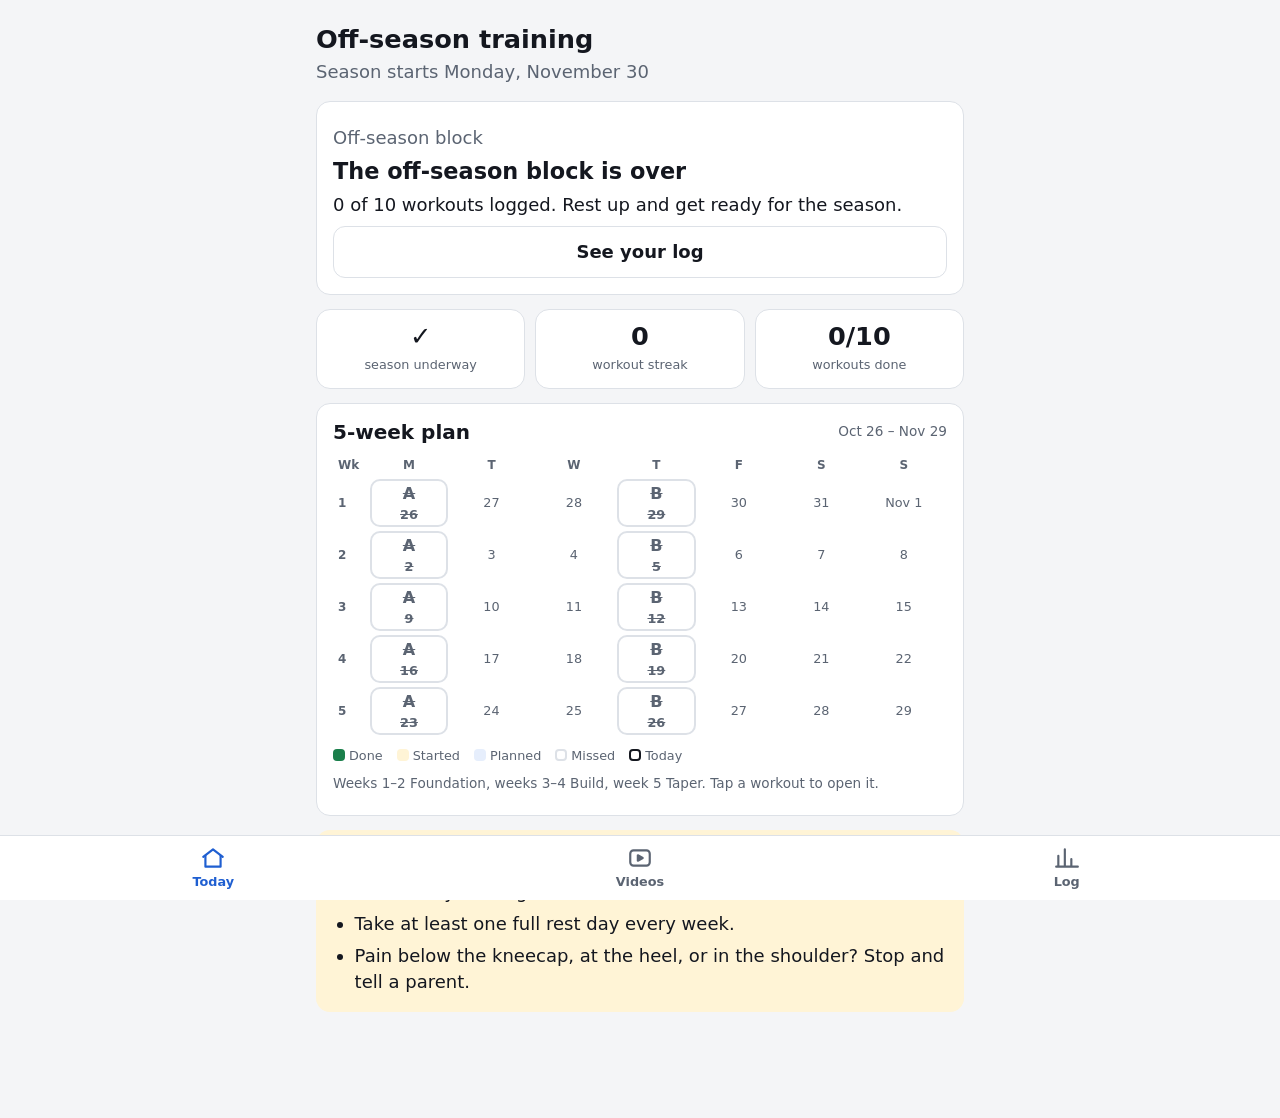
<file: index.html>
<!doctype html>
<html lang="en">
<head>
  <meta charset="utf-8">
  <meta name="viewport" content="width=device-width, initial-scale=1, viewport-fit=cover">
  <title>Volleyball Trainer</title>
  <meta name="theme-color" content="#1f5fd1">
  <link rel="manifest" href="manifest.webmanifest">
  <link rel="icon" href="icons/icon-192.png">
  <link rel="apple-touch-icon" href="icons/apple-touch-icon.png">
  <meta name="apple-mobile-web-app-capable" content="yes">
  <meta name="apple-mobile-web-app-title" content="VB Trainer">
  <link rel="stylesheet" href="css/style.css">
  <script type="module" src="js/index.js"></script>
</head>
<body data-nav="home">
  <main>
    <p class="muted">Loading…</p>
  </main>
  <nav class="tabbar" aria-label="Main">
    <a href="index.html" data-nav="home"><svg viewBox="0 0 24 24" fill="none" stroke="currentColor" stroke-width="2" stroke-linecap="round" stroke-linejoin="round" aria-hidden="true"><path d="M3 11l9-7 9 7"/><path d="M5 10v10h14V10"/></svg>Today</a>
    <a href="library.html" data-nav="library"><svg viewBox="0 0 24 24" fill="none" stroke="currentColor" stroke-width="2" stroke-linecap="round" stroke-linejoin="round" aria-hidden="true"><rect x="3" y="5" width="18" height="14" rx="3"/><path d="M10 9.5v5l4.5-2.5z" fill="currentColor"/></svg>Videos</a>
    <a href="log.html" data-nav="log"><svg viewBox="0 0 24 24" fill="none" stroke="currentColor" stroke-width="2" stroke-linecap="round" stroke-linejoin="round" aria-hidden="true"><path d="M4 20V10M10 20V4M16 20v-7M22 20H2"/></svg>Log</a>
  </nav>
</body>
</html>
</file>
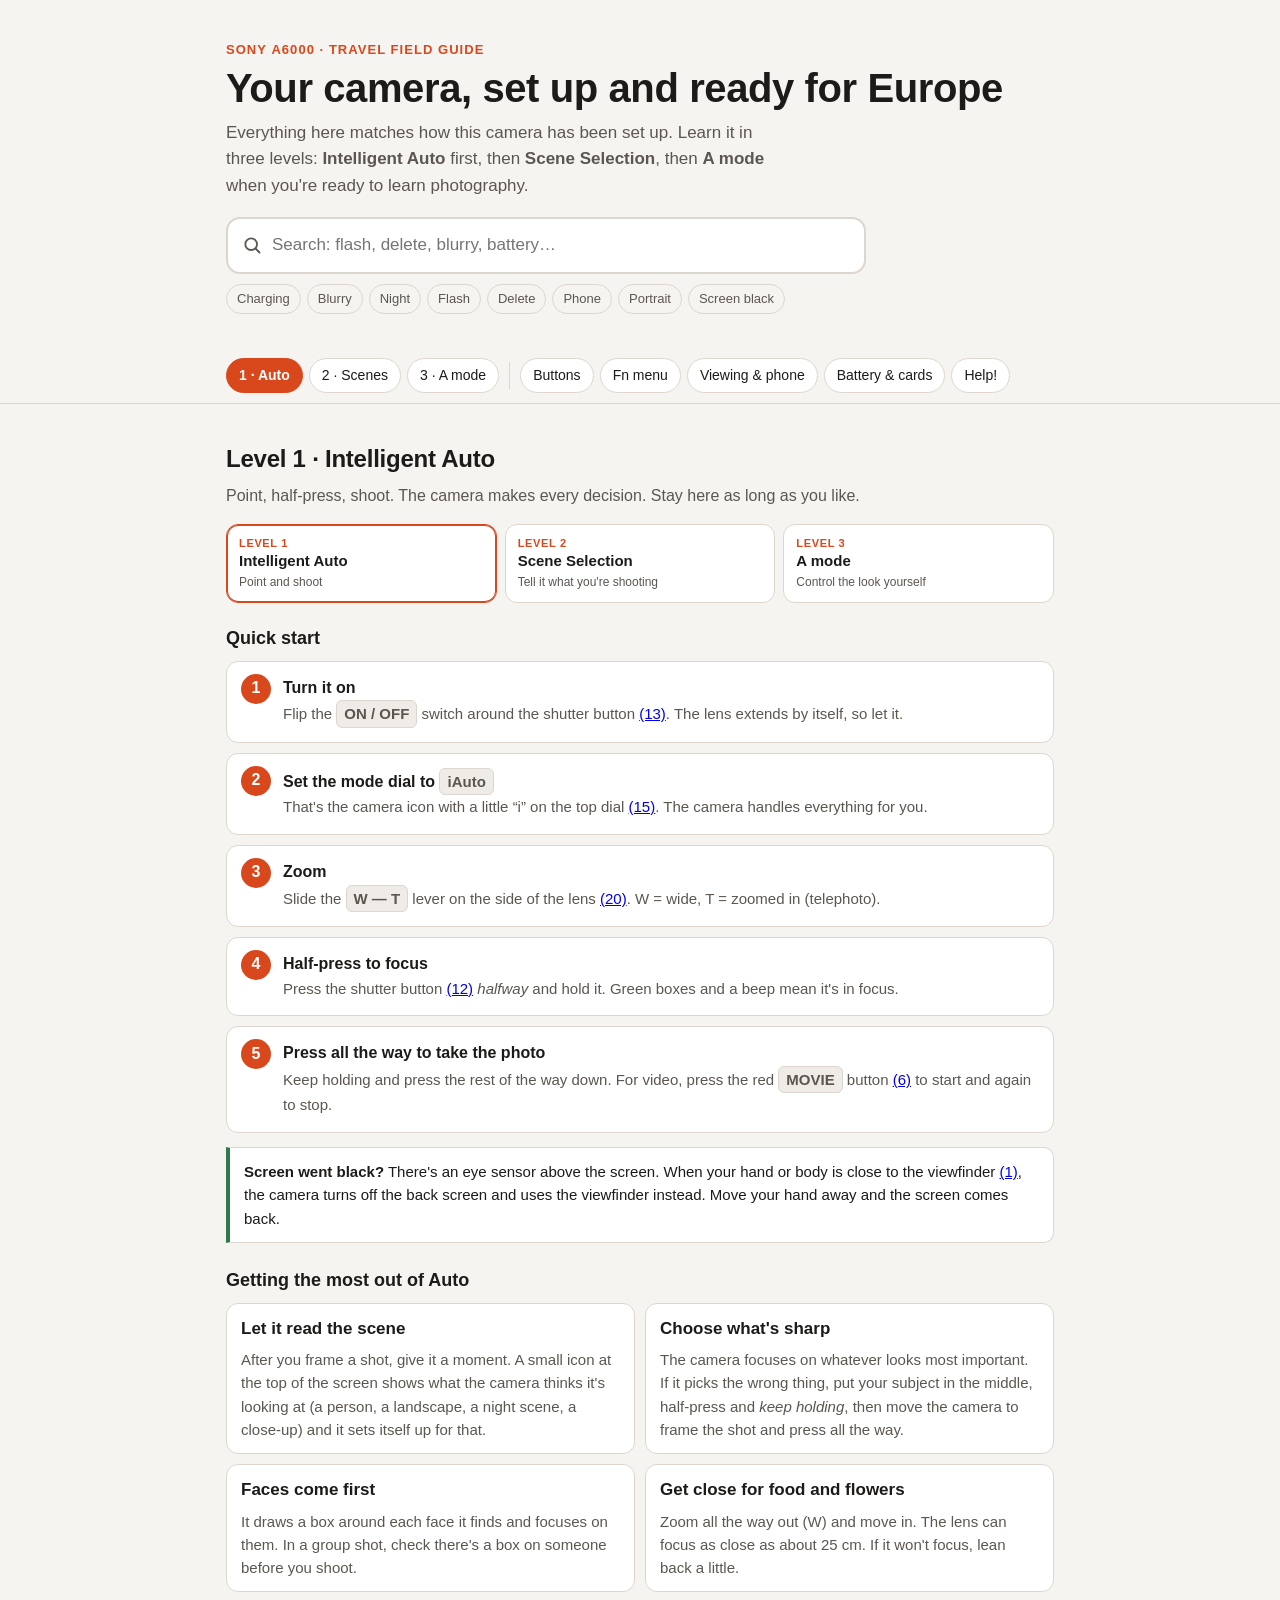
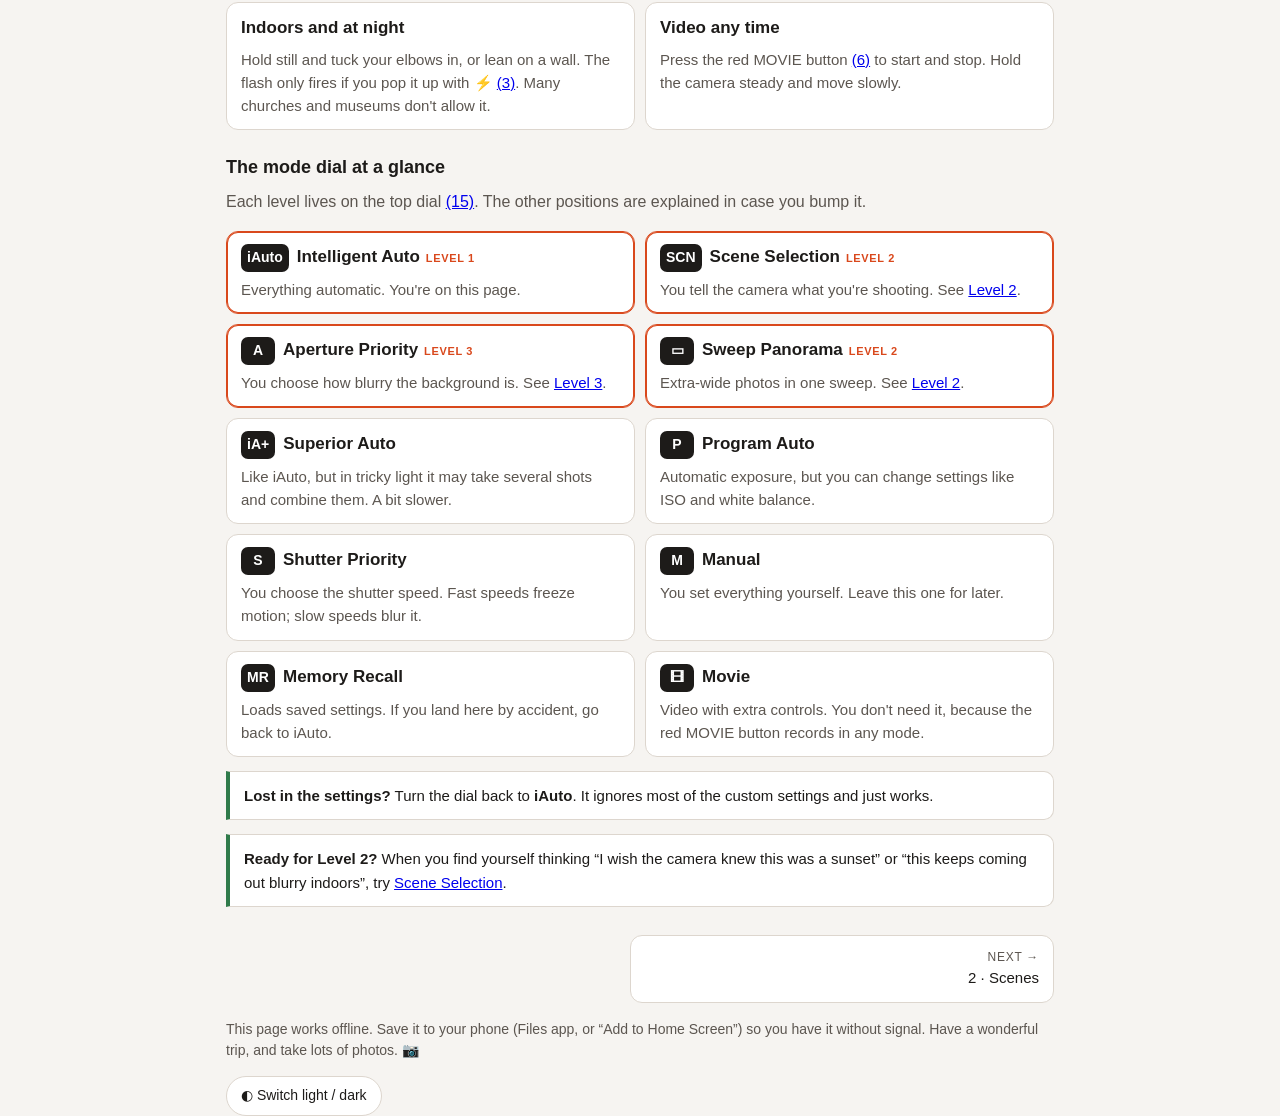
<file: a6000-guide/index.html>
<!doctype html>
<html lang="en">
<head>
<meta charset="utf-8">
<meta name="viewport" content="width=device-width, initial-scale=1">
<title>a6000 Travel Guide</title>
<meta name="apple-mobile-web-app-capable" content="yes">
<meta name="mobile-web-app-capable" content="yes">
<meta name="apple-mobile-web-app-title" content="Sony a6000">
<meta name="apple-mobile-web-app-status-bar-style" content="default">
<meta name="theme-color" content="#f6f4f1">
<link rel="apple-touch-icon" href="apple-touch-icon.png">
<link rel="icon" type="image/png" href="icon-192.png">
<link rel="manifest" href="manifest.webmanifest">
<script>document.documentElement.className += " js";</script>
<style>
:root{
  --bg:#f6f4f1; --surface:#ffffff; --surface-2:#efebe6; --ink:#1d1b19; --ink-2:#5c5650; --line:#ddd6ce;
  --accent:#d9481c; --accent-ink:#ffffff; --accent-soft:#fbe3d9; --badge:#1d1b19; --badge-ink:#ffffff;
  --ok:#2f7a4a; --warn:#9a5b00; --warn-soft:#fff1d6; --screen:#141414; --screen-ink:#f2f2f2;
}
@media (prefers-color-scheme: dark){
  :root:not([data-theme="light"]){
    --bg:#151413; --surface:#1f1d1b; --surface-2:#2a2724; --ink:#f1ece6; --ink-2:#b4aca3; --line:#3a3632;
    --accent:#ff6a3a; --accent-ink:#1a0e08; --accent-soft:#3d2219; --badge:#f1ece6; --badge-ink:#151413;
    --ok:#7fd29d; --warn:#f2b24c; --warn-soft:#3a2c12; --screen:#0b0b0b; --screen-ink:#f2f2f2;
  }
}
:root[data-theme="dark"]{
  --bg:#151413; --surface:#1f1d1b; --surface-2:#2a2724; --ink:#f1ece6; --ink-2:#b4aca3; --line:#3a3632;
  --accent:#ff6a3a; --accent-ink:#1a0e08; --accent-soft:#3d2219; --badge:#f1ece6; --badge-ink:#151413;
  --ok:#7fd29d; --warn:#f2b24c; --warn-soft:#3a2c12; --screen:#0b0b0b; --screen-ink:#f2f2f2;
}
*{box-sizing:border-box}
html{scroll-padding-top:64px}
body{margin:0; background:var(--bg); color:var(--ink);
  font:16px/1.55 -apple-system,BlinkMacSystemFont,"Segoe UI",Roboto,"Helvetica Neue",Arial,sans-serif;
  -webkit-text-size-adjust:100%}
.wrap{max-width:860px; margin:0 auto; padding:0 16px}
header.hero{padding:40px 16px 24px}
.eyebrow{font-size:13px; letter-spacing:.08em; text-transform:uppercase; color:var(--accent); font-weight:700}
h1{font-size:clamp(28px,6vw,40px); line-height:1.1; margin:6px 0 10px; letter-spacing:-.01em}
h2{font-size:24px; margin:0 0 6px; letter-spacing:-.01em}
h3{font-size:18px; margin:24px 0 8px}
p{margin:0 0 12px}
.lede{color:var(--ink-2); font-size:17px; max-width:60ch}
nav.toc{position:sticky; top:0; z-index:5; background:color-mix(in srgb,var(--bg) 92%,transparent);
  backdrop-filter:blur(8px); -webkit-backdrop-filter:blur(8px); border-bottom:1px solid var(--line)}
nav.toc .wrap{display:flex; gap:6px; overflow-x:auto; padding-top:10px; padding-bottom:10px; scrollbar-width:none}
nav.toc .wrap::-webkit-scrollbar{display:none}
nav.toc a{flex:none; text-decoration:none; color:var(--ink); background:var(--surface); border:1px solid var(--line);
  padding:6px 12px; border-radius:999px; font-size:14px; white-space:nowrap}
nav.toc a:hover{border-color:var(--accent)}
nav.toc a, .levels a, .pager a{-webkit-tap-highlight-color:transparent}
nav.toc a.active{background:var(--accent); border-color:var(--accent); color:var(--accent-ink); font-weight:700}
main > section[hidden]{display:none}
/* without scripts: pages switch with plain anchor links */
@supports selector(:has(a)){
  html:not(.js) main > section{display:none}
  html:not(.js) main > section:target, html:not(.js) main:not(:has(> section:target)) > #start{display:block}
  html:not(.js) body:has(main > section:target:not(#start)) header.hero{display:none}
}
html:not(.js) .search, html:not(.js) .themebtn{display:none}
.nojs{font-size:14px; color:var(--ink-2); margin-top:14px}
.fngrid button.on{background:#c8401a}
.pager{display:flex; justify-content:space-between; gap:10px; margin:28px 0 8px}
.pager a{flex:1; text-decoration:none; color:var(--ink); background:var(--surface); border:1px solid var(--line); border-radius:12px; padding:12px 14px; font-size:15px}
.pager a:hover{border-color:var(--accent)}
.pager a small{display:block; color:var(--ink-2); font-size:12px; text-transform:uppercase; letter-spacing:.06em}
.pager a.next{text-align:right}
.pager span{flex:1}
.sr{position:absolute; width:1px; height:1px; overflow:hidden; clip:rect(0 0 0 0)}
.search{margin-top:18px; max-width:640px}
.searchbox{display:flex; align-items:center; gap:10px; background:var(--surface); border:2px solid var(--line); border-radius:14px; padding:0 14px}
.searchbox:focus-within{border-color:var(--accent)}
.searchbox svg{width:20px; height:20px; flex:none; fill:none; stroke:var(--ink-2); stroke-width:2.2; stroke-linecap:round}
.searchbox input{flex:1; min-width:0; border:0; outline:0; background:transparent; color:var(--ink); font:inherit; font-size:17px; padding:13px 0}
.chips{display:flex; flex-wrap:wrap; gap:6px; margin-top:10px}
.chips button{font:inherit; font-size:13px; color:var(--ink-2); background:transparent; border:1px solid var(--line); border-radius:999px; padding:4px 10px; cursor:pointer}
.chips button:hover{border-color:var(--accent); color:var(--ink)}
.results{list-style:none; padding:0; margin:10px 0 0; display:grid; gap:6px}
.results li a{display:block; text-decoration:none; color:var(--ink); background:var(--surface); border:1px solid var(--line); border-radius:12px; padding:10px 12px}
.results li a:hover, .results li a:focus{border-color:var(--accent); outline:none}
.results .rsec{font-size:11px; font-weight:800; letter-spacing:.06em; text-transform:uppercase; color:var(--accent)}
.results .rtitle{font-weight:700; display:block}
.results .rsnip{font-size:14px; color:var(--ink-2); display:block}
.results mark{background:var(--accent-soft); color:inherit; border-radius:3px; padding:0 1px}
.results .none{color:var(--ink-2); font-size:15px; padding:6px 2px}
@keyframes flash{0%,60%{box-shadow:0 0 0 3px var(--accent)}100%{box-shadow:0 0 0 0 transparent}}
.flash{animation:flash 2.2s ease-out}
section{padding:36px 0 8px}
.sub{color:var(--ink-2); margin-bottom:16px}
.card{background:var(--surface); border:1px solid var(--line); border-radius:14px; padding:16px}
.steps{counter-reset:s; list-style:none; padding:0; margin:0; display:grid; gap:10px}
.steps li{counter-increment:s; position:relative; padding:14px 14px 14px 56px; background:var(--surface);
  border:1px solid var(--line); border-radius:12px}
.steps li::before{content:counter(s); position:absolute; left:14px; top:12px; width:30px; height:30px; border-radius:50%;
  background:var(--accent); color:var(--accent-ink); font-weight:800; display:grid; place-items:center}
.steps > li > b{display:block}
.steps span{color:var(--ink-2); font-size:15px}
.key{display:inline-block; font-size:13px; font-weight:700; padding:1px 7px; border-radius:6px; border:1px solid var(--line);
  background:var(--surface-2); white-space:nowrap}
.note{border-left:4px solid var(--warn); background:var(--warn-soft); padding:12px 14px; border-radius:0 10px 10px 0; margin:14px 0; font-size:15px}
.tip{border-left:4px solid var(--ok); background:var(--surface); border-top:1px solid var(--line); border-right:1px solid var(--line);
  border-bottom:1px solid var(--line); padding:12px 14px; border-radius:0 10px 10px 0; margin:14px 0; font-size:15px}

/* camera diagrams */
.fig{background:#fff; border:1px solid var(--line); border-radius:14px; padding:8px; overflow:visible}
svg.cam{display:block; width:100%; height:auto; overflow:visible}
.mk line{stroke:var(--badge-line,#1d1b19); stroke-width:2}
.mk .dot{fill:#1d1b19; stroke:#fff; stroke-width:1.5}
.mk .badge{fill:#1d1b19; stroke:#fff; stroke-width:2}
.mk text{fill:#fff; font-weight:800; text-anchor:middle; dominant-baseline:central; font-family:inherit; pointer-events:none}
.mk.cust .badge, .mk.cust .dot{fill:#d9481c}
.mk.cust line{stroke:#d9481c}
.mk{cursor:pointer; outline:none}
.mk .hit{fill:transparent}
.mk.on .badge{stroke:#ffd400; stroke-width:4}
.legend-key{display:flex; gap:16px; flex-wrap:wrap; font-size:14px; color:var(--ink-2); margin:10px 2px 4px}
.legend-key i{display:inline-block; width:14px; height:14px; border-radius:50%; vertical-align:-2px; margin-right:6px}
.diagram{display:grid; gap:16px; grid-template-columns:1fr; margin-bottom:28px}
@media (min-width:760px){ .diagram.two{grid-template-columns:5fr 6fr; align-items:start} }
.closewrap{max-width:340px; margin:0 auto}
ol.legend{list-style:none; padding:0; margin:0; display:grid; gap:8px}
ol.legend li{display:grid; grid-template-columns:34px 1fr; gap:10px; align-items:start; background:var(--surface);
  border:1px solid var(--line); border-radius:12px; padding:10px 12px; transition:background .2s, border-color .2s}
ol.legend li.on{border-color:var(--accent); background:var(--accent-soft)}
.n{width:28px; height:28px; border-radius:50%; background:var(--badge); color:var(--badge-ink); font-weight:800; font-size:14px;
  display:grid; place-items:center}
li.cust .n{background:var(--accent); color:#fff}
.lname{font-weight:700}
.tag{display:inline-block; font-size:11px; font-weight:800; letter-spacing:.05em; text-transform:uppercase; color:var(--accent);
  border:1px solid var(--accent); border-radius:5px; padding:0 5px; margin-left:6px; vertical-align:1px}
.ldesc{color:var(--ink-2); font-size:15px}

/* Fn screen replica */
.screen{background:var(--screen); color:var(--screen-ink); border-radius:12px; padding:14px 10px 10px; border:6px solid #2b2b2b;
  font-family:inherit}
.screen .ttl{color:#ff7a3d; font-weight:700; text-align:center; margin-bottom:10px; font-size:17px}
.fngrid{display:grid; grid-template-columns:repeat(6,1fr); border-top:1px solid #555}
.fngrid button{all:unset; box-sizing:border-box; cursor:pointer; text-align:center; padding:8px 2px; min-height:58px;
  border-right:1px solid #555; border-bottom:1px solid #555; display:flex; flex-direction:column; align-items:center; justify-content:center;
  font-weight:800; font-size:13px; line-height:1.1}
.fngrid button:nth-child(6n){border-right:0}
.fngrid button small{font-weight:600; font-size:10px; opacity:.75; margin-top:3px}
.fngrid button:focus-visible{outline:2px solid #ffd400; outline-offset:-2px}
.screen .hint{font-size:12px; text-align:right; opacity:.8; margin-top:8px}
table{width:100%; border-collapse:collapse; font-size:15px}
th,td{text-align:left; padding:10px 8px; border-bottom:1px solid var(--line); vertical-align:top}
th{font-size:13px; text-transform:uppercase; letter-spacing:.05em; color:var(--ink-2)}
.tablewrap{overflow-x:auto; background:var(--surface); border:1px solid var(--line); border-radius:14px; padding:4px 8px}
.modes{display:grid; gap:10px; grid-template-columns:1fr}
@media (min-width:640px){ .modes{grid-template-columns:1fr 1fr} }
.mode{background:var(--surface); border:1px solid var(--line); border-radius:12px; padding:12px 14px}
.mode.star{border-color:var(--accent); box-shadow:0 0 0 1px var(--accent) inset}
.mode b{font-size:17px}
.mode .sym{display:inline-grid; place-items:center; min-width:34px; height:28px; padding:0 6px; border-radius:7px; background:var(--badge);
  color:var(--badge-ink); font-weight:800; margin-right:8px; font-size:14px}
.mode p{margin:6px 0 0; color:var(--ink-2); font-size:15px}
.mode .lvl{display:inline-block; font-size:11px; font-weight:800; letter-spacing:.06em; text-transform:uppercase; color:var(--accent); margin-left:6px}
.levels{display:grid; gap:8px; grid-template-columns:repeat(3,1fr); margin:4px 0 22px}
.levels a{display:block; text-decoration:none; color:var(--ink); background:var(--surface); border:1px solid var(--line); border-radius:12px; padding:10px 12px; min-width:0}
.levels a.here{border-color:var(--accent); box-shadow:0 0 0 1px var(--accent) inset}
.levels small{display:block; font-size:11px; font-weight:800; letter-spacing:.06em; text-transform:uppercase; color:var(--accent)}
.levels b{display:block; font-size:15px; line-height:1.25}
.levels span{display:block; font-size:12px; color:var(--ink-2); margin-top:2px}
@media (max-width:420px){ .levels span{display:none} }
.scenes{display:grid; gap:10px; grid-template-columns:1fr}
@media (min-width:700px){ .scenes{grid-template-columns:1fr 1fr} }
.scene{background:var(--surface); border:1px solid var(--line); border-radius:12px; padding:12px 14px; min-width:0}
.scene h4{margin:0 0 6px; font-size:17px}
.scene dl{margin:0; display:grid; gap:4px; font-size:15px}
.scene dt{font-size:11px; font-weight:800; letter-spacing:.06em; text-transform:uppercase; color:var(--ink-2); margin-top:4px}
.scene dd{margin:0}
.navsep{flex:none; width:1px; align-self:stretch; background:var(--line); margin:4px 4px}
.scale{display:grid; grid-template-columns:1fr 1fr; gap:10px; margin:12px 0}
.scale div{background:var(--surface); border:1px solid var(--line); border-radius:12px; padding:12px}
.scale b{font-size:20px; color:var(--accent)}
details{background:var(--surface); border:1px solid var(--line); border-radius:12px; margin-bottom:8px}
summary{cursor:pointer; padding:12px 14px; font-weight:700; list-style:none}
summary::-webkit-details-marker{display:none}
summary::after{content:"+"; float:right; color:var(--accent); font-weight:800}
details[open] summary::after{content:"–"}
details > div{padding:0 14px 12px; color:var(--ink-2); font-size:15px}
footer{padding:36px 16px calc(60px + env(safe-area-inset-bottom)); color:var(--ink-2); font-size:14px}
.themebtn{display:inline-block; margin-top:14px; border:1px solid var(--line); background:var(--surface); color:var(--ink);
  border-radius:999px; padding:8px 14px; font:inherit; font-size:14px; cursor:pointer}
@media print{ nav.toc,.themebtn,.pager{display:none} main > section[hidden]{display:block} header.hero[hidden]{display:block} }
</style>
</head>
<body>

<header class="hero wrap">
  <div class="eyebrow">Sony α6000 · Travel field guide</div>
  <h1>Your camera, set up and ready for Europe</h1>
  <p class="lede">Everything here matches how this camera has been set up. Learn it in three levels: <b>Intelligent Auto</b> first, then <b>Scene Selection</b>, then <b>A mode</b> when you're ready to learn photography.</p>
  <div class="search" role="search">
    <label for="q" class="sr">Search the guide</label>
    <div class="searchbox">
      <svg viewBox="0 0 24 24" aria-hidden="true"><circle cx="11" cy="11" r="7"/><line x1="16.5" y1="16.5" x2="21" y2="21"/></svg>
      <input id="q" type="search" placeholder="Search: flash, delete, blurry, battery…" autocomplete="off" enterkeyhint="search">
    </div>
    <div class="chips" id="chips" aria-label="Common searches">
      <button type="button">Charging</button><button type="button">Blurry</button><button type="button">Night</button><button type="button">Flash</button><button type="button">Delete</button><button type="button">Phone</button><button type="button">Portrait</button><button type="button">Screen black</button>
    </div>
    <ul class="results" id="results" aria-live="polite"></ul>
  </div>
  <noscript><p class="nojs">Search needs this file opened in a web browser like Safari or Chrome. Everything else works here.</p></noscript>
</header>

<nav class="toc" aria-label="Sections">
  <div class="wrap">
    <a href="#start">1 · Auto</a>
    <a href="#scenes">2 · Scenes</a>
    <a href="#amode">3 · A mode</a>
    <span class="navsep" aria-hidden="true"></span>
    <a href="#buttons">Buttons</a>
    <a href="#fn">Fn menu</a>
    <a href="#playback">Viewing &amp; phone</a>
    <a href="#battery">Battery &amp; cards</a>
    <a href="#help">Help!</a>
  </div>
</nav>

<main class="wrap">

<!-- QUICK START -->
<section id="start">
  <h2>Level 1 · Intelligent Auto</h2>
  <p class="sub">Point, half-press, shoot. The camera makes every decision. Stay here as long as you like.</p>
  <div class="levels"><a href="#start" class="here" aria-current="step"><small>Level 1</small><b>Intelligent Auto</b><span>Point and shoot</span></a><a href="#scenes"><small>Level 2</small><b>Scene Selection</b><span>Tell it what you're shooting</span></a><a href="#amode"><small>Level 3</small><b>A mode</b><span>Control the look yourself</span></a></div>
  <h3 style="margin-top:0">Quick start</h3>
  <ol class="steps">
    <li><b>Turn it on</b><span>Flip the <span class="key">ON / OFF</span> switch around the shutter button <a href="#buttons" data-key="k13">(13)</a>. The lens extends by itself, so let it.</span></li>
    <li><b>Set the mode dial to <span class="key">iAuto</span></b><span>That's the camera icon with a little “i” on the top dial <a href="#buttons" data-key="k15">(15)</a>. The camera handles everything for you.</span></li>
    <li><b>Zoom</b><span>Slide the <span class="key">W — T</span> lever on the side of the lens <a href="#buttons" data-key="k20">(20)</a>. W = wide, T = zoomed in (telephoto).</span></li>
    <li><b>Half-press to focus</b><span>Press the shutter button <a href="#buttons" data-key="k12">(12)</a> <em>halfway</em> and hold it. Green boxes and a beep mean it's in focus.</span></li>
    <li><b>Press all the way to take the photo</b><span>Keep holding and press the rest of the way down. For video, press the red <span class="key">MOVIE</span> button <a href="#buttons" data-key="k6">(6)</a> to start and again to stop.</span></li>
  </ol>
  <div class="tip"><b>Screen went black?</b> There's an eye sensor above the screen. When your hand or body is close to the viewfinder <a href="#buttons" data-key="k1">(1)</a>, the camera turns off the back screen and uses the viewfinder instead. Move your hand away and the screen comes back.</div>

  <h3>Getting the most out of Auto</h3>
  <div class="modes">
    <div class="mode"><b>Let it read the scene</b><p>After you frame a shot, give it a moment. A small icon at the top of the screen shows what the camera thinks it's looking at (a person, a landscape, a night scene, a close-up) and it sets itself up for that.</p></div>
    <div class="mode"><b>Choose what's sharp</b><p>The camera focuses on whatever looks most important. If it picks the wrong thing, put your subject in the middle, half-press and <em>keep holding</em>, then move the camera to frame the shot and press all the way.</p></div>
    <div class="mode"><b>Faces come first</b><p>It draws a box around each face it finds and focuses on them. In a group shot, check there's a box on someone before you shoot.</p></div>
    <div class="mode"><b>Get close for food and flowers</b><p>Zoom all the way out (W) and move in. The lens can focus as close as about 25 cm. If it won't focus, lean back a little.</p></div>
    <div class="mode"><b>Indoors and at night</b><p>Hold still and tuck your elbows in, or lean on a wall. The flash only fires if you pop it up with ⚡ <a href="#buttons" data-key="k3">(3)</a>. Many churches and museums don't allow it.</p></div>
    <div class="mode"><b>Video any time</b><p>Press the red MOVIE button <a href="#buttons" data-key="k6">(6)</a> to start and stop. Hold the camera steady and move slowly.</p></div>
  </div>

  <h3 id="dial">The mode dial at a glance</h3>
  <p class="sub">Each level lives on the top dial <a href="#buttons" data-key="k15">(15)</a>. The other positions are explained in case you bump it.</p>
  <div class="modes">
    <div class="mode star"><span class="sym">iAuto</span><b>Intelligent Auto</b><span class="lvl">Level 1</span><p>Everything automatic. You're on this page.</p></div>
    <div class="mode star"><span class="sym">SCN</span><b>Scene Selection</b><span class="lvl">Level 2</span><p>You tell the camera what you're shooting. See <a href="#scenes">Level 2</a>.</p></div>
    <div class="mode star"><span class="sym">A</span><b>Aperture Priority</b><span class="lvl">Level 3</span><p>You choose how blurry the background is. See <a href="#amode">Level 3</a>.</p></div>
    <div class="mode star"><span class="sym">▭</span><b>Sweep Panorama</b><span class="lvl">Level 2</span><p>Extra-wide photos in one sweep. See <a href="#scenes">Level 2</a>.</p></div>
    <div class="mode"><span class="sym">iA+</span><b>Superior Auto</b><p>Like iAuto, but in tricky light it may take several shots and combine them. A bit slower.</p></div>
    <div class="mode"><span class="sym">P</span><b>Program Auto</b><p>Automatic exposure, but you can change settings like ISO and white balance.</p></div>
    <div class="mode"><span class="sym">S</span><b>Shutter Priority</b><p>You choose the shutter speed. Fast speeds freeze motion; slow speeds blur it.</p></div>
    <div class="mode"><span class="sym">M</span><b>Manual</b><p>You set everything yourself. Leave this one for later.</p></div>
    <div class="mode"><span class="sym">MR</span><b>Memory Recall</b><p>Loads saved settings. If you land here by accident, go back to iAuto.</p></div>
    <div class="mode"><span class="sym">🎞</span><b>Movie</b><p>Video with extra controls. You don't need it, because the red MOVIE button records in any mode.</p></div>
  </div>
  <div class="tip"><b>Lost in the settings?</b> Turn the dial back to <b>iAuto</b>. It ignores most of the custom settings and just works.</div>
  <div class="tip"><b>Ready for Level 2?</b> When you find yourself thinking “I wish the camera knew this was a sunset” or “this keeps coming out blurry indoors”, try <a href="#scenes">Scene Selection</a>.</div>
  <div class="pager"><span></span><a class="next" href="#scenes"><small>Next →</small>2 · Scenes</a></div>
</section>




<!-- LEVEL 2: SCENES -->
<section id="scenes">
  <h2>Level 2 · Scene Selection</h2>
  <p class="sub">Still automatic, but you tell the camera what you're shooting, and it uses settings made for that situation.</p>
  <div class="levels"><a href="#start"><small>Level 1</small><b>Intelligent Auto</b><span>Point and shoot</span></a><a href="#scenes" class="here" aria-current="step"><small>Level 2</small><b>Scene Selection</b><span>Tell it what you're shooting</span></a><a href="#amode"><small>Level 3</small><b>A mode</b><span>Control the look yourself</span></a></div>
  <h3 style="margin-top:0">How to choose a scene</h3>
  <ol class="steps">
    <li><b>Turn the mode dial to <span class="key">SCN</span></b><span>On the top dial <a href="#buttons" data-key="k15">(15)</a>. The camera may show the list of scenes straight away.</span></li>
    <li><b>If it doesn't, open the list</b><span>Press <span class="key">MENU</span> <a href="#buttons" data-key="k4">(4)</a> → camera tab → <b>Scene Selection</b>.</span></li>
    <li><b>Pick one and press <span class="key">●</span></b><span>Move with ▲▼ or by turning the control wheel <a href="#buttons" data-key="k8">(8)</a>. The scene's symbol shows on the screen while you shoot.</span></li>
    <li><b>Shoot as usual</b><span>Half-press to focus, press fully to take the photo. Remember to change the scene when the situation changes.</span></li>
  </ol>

  <h3>The scenes, and when to use them</h3>
  <div class="scenes">
    <div class="scene"><h4>Portrait</h4><dl><dt>Use it for</dt><dd>People at viewpoints, friends at a café table, travel photos of you taken by someone else.</dd><dt>What it does</dt><dd>Softens the background and gives skin a gentle, natural look.</dd><dt>Tips</dt><dd>Zoom in a little (toward T) and step back. Leave plenty of distance between the person and the background. Open shade, or the sun behind you, gives the most flattering faces.</dd></dl></div>
    <div class="scene"><h4>Sports Action</h4><dl><dt>Use it for</dt><dd>Trams, cyclists, street performers, gondolas, kids running, anything moving.</dd><dt>What it does</dt><dd>Uses a very fast shutter to freeze motion and keeps refocusing while you half-press. Holding the shutter down takes a burst of photos.</dd><dt>Tips</dt><dd>Start following the subject before the moment happens and hold the shutter through it. Keep the best one and delete the rest later.</dd></dl></div>
    <div class="scene"><h4>Macro</h4><dl><dt>Use it for</dt><dd>Pastries, market stalls, flowers, details on old doors and tiles.</dd><dt>What it does</dt><dd>Sets the camera up for focusing close.</dd><dt>Tips</dt><dd>Zoom all the way out (W). The lens focuses as close as about 25 cm, so if it won't focus, back up a little. Keep the flash down.</dd></dl></div>
    <div class="scene"><h4>Landscape</h4><dl><dt>Use it for</dt><dd>Mountains, coastlines, lakes, the view from a tower or bell tower.</dd><dt>What it does</dt><dd>Keeps everything sharp from front to back and makes blues and greens vivid.</dd><dt>Tips</dt><dd>Use the grid lines (already on) to keep the horizon level. Put the horizon on the top or bottom grid line, not through the middle.</dd></dl></div>
    <div class="scene"><h4>Sunset</h4><dl><dt>Use it for</dt><dd>Sunsets, sunrises and golden hour over the sea or rooftops.</dd><dt>What it does</dt><dd>Deepens the reds and oranges so the sky looks the way you remember it.</dd><dt>Tips</dt><dd>Don't stare at the sun through the viewfinder. Keep shooting for 10 to 20 minutes after the sun goes down; the sky often gets better.</dd></dl></div>
    <div class="scene"><h4>Night Scene</h4><dl><dt>Use it for</dt><dd>City lights, lit-up bridges and cathedrals after dark, with no people close up.</dd><dt>What it does</dt><dd>Keeps the shutter open longer so the scene stays dark and atmospheric instead of flat.</dd><dt>Tips</dt><dd>The camera must be completely still. Rest it on a wall or railing and use the 2-second self-timer (◀ Drive Mode) so pressing the button doesn't shake it. People in the shot will be blurry.</dd></dl></div>
    <div class="scene"><h4>Hand-held Twilight</h4><dl><dt>Use it for</dt><dd>Night streets and evening scenes when you can't rest the camera on anything.</dd><dt>What it does</dt><dd>Takes a quick burst of several shots and combines them into one sharper, cleaner photo.</dd><dt>Tips</dt><dd>Often the best night choice for travel. Hold still until it finishes clicking. Works best when nothing in the scene is moving fast.</dd></dl></div>
    <div class="scene"><h4>Night Portrait</h4><dl><dt>Use it for</dt><dd>A person in front of city lights at night.</dd><dt>What it does</dt><dd>Fires the flash for the person and keeps the shutter open for the lights behind them.</dd><dt>Tips</dt><dd>Pop up the flash first with ⚡. Ask the person to stay still for a second after the flash, and keep the camera steady too.</dd></dl></div>
    <div class="scene"><h4>Anti Motion Blur</h4><dl><dt>Use it for</dt><dd>Museums, churches, restaurants and other dim places where flash isn't allowed.</dd><dt>What it does</dt><dd>Raises the sensitivity and combines a quick burst of shots to cut down on blur.</dd><dt>Tips</dt><dd>Hold still until it finishes. Great for interiors, paintings and stained glass without a flash.</dd></dl></div>
  </div>

  <h3>Also on the dial: Sweep Panorama ▭</h3>
  <div class="scenes">
    <div class="scene"><h4>Sweep Panorama</h4><dl><dt>Use it for</dt><dd>Extra-wide views: a whole coastline, a mountain range, a piazza or a skyline.</dd><dt>How</dt><dd>Turn the mode dial to ▭. Press the shutter once (don't hold it), then turn your body smoothly in the direction of the arrow on screen until the bar fills up.</dd><dt>Tips</dt><dd>Turn at your waist and keep the camera level, at a steady, unhurried speed. If you go too fast or too slow the camera tells you, so just try again. People who are moving can come out cut in half.</dd></dl></div>
  </div>

  <h3>Which scene?</h3>
  <div class="tablewrap">
    <table>
      <thead><tr><th>You're shooting…</th><th>Use</th></tr></thead>
      <tbody>
        <tr><td>A friend at a viewpoint</td><td>Portrait</td></tr>
        <tr><td>A tram, a cyclist, a street performer</td><td>Sports Action</td></tr>
        <tr><td>Gelato, pastries, flowers</td><td>Macro</td></tr>
        <tr><td>Mountains, lakes, the sea</td><td>Landscape, or Sweep Panorama for very wide views</td></tr>
        <tr><td>Golden sky in the evening</td><td>Sunset</td></tr>
        <tr><td>City lights, camera resting on a wall</td><td>Night Scene</td></tr>
        <tr><td>Night streets, holding the camera</td><td>Hand-held Twilight</td></tr>
        <tr><td>A friend in front of city lights</td><td>Night Portrait (flash up)</td></tr>
        <tr><td>Inside a museum or church</td><td>Anti Motion Blur</td></tr>
      </tbody>
    </table>
  </div>
  <div class="tip"><b>Ready for Level 3?</b> When you want to decide for yourself how blurry the background is, or how much of a scene is sharp, move on to <a href="#amode">A mode</a>.</div>
  <div class="pager"><a href="#start"><small>← Previous</small>1 · Auto</a><a class="next" href="#amode"><small>Next →</small>3 · A mode</a></div>
</section>

<!-- A MODE -->
<section id="amode">
  <h2>Level 3 · A mode (Aperture Priority)</h2>
  <p class="sub">The best way to learn photography. You make one creative choice and the camera handles the maths. Turn the mode dial <a href="#buttons" data-key="k15">(15)</a> to <b>A</b>.</p>
  <div class="levels"><a href="#start"><small>Level 1</small><b>Intelligent Auto</b><span>Point and shoot</span></a><a href="#scenes"><small>Level 2</small><b>Scene Selection</b><span>Tell it what you're shooting</span></a><a href="#amode" class="here" aria-current="step"><small>Level 3</small><b>A mode</b><span>Control the look yourself</span></a></div>

  <h3>1 · The one setting you control: aperture (f-number)</h3>
  <p>Turn the <b>control dial</b> on top <a href="#buttons" data-key="k16">(16)</a> or the <b>control wheel</b> on the back <a href="#buttons" data-key="k8">(8)</a>. You'll see a number like <b>F3.5</b> or <b>F8</b> change on screen.</p>
  <div class="scale">
    <div><b>Small number</b><br>F3.5 – F5.6<br><span class="ldesc">The background goes soft and blurry, so your subject pops. Good for portraits, food and flowers. It also lets in more light.</span></div>
    <div><b>Big number</b><br>F8 – F11<br><span class="ldesc">Everything is sharp from front to back. Good for landscapes, architecture and big group shots.</span></div>
  </div>
  <div class="tip"><b>Zoom changes it too.</b> This lens goes down to F3.5 when zoomed out (W) but only F5.6 when zoomed in (T). For the blurriest background, zoom in, stand back, and get close to your subject with distance behind them.</div>

  <h3>2 · Watch the shutter speed</h3>
  <p>The camera picks the shutter speed for you and shows it as <b>1/250</b>, <b>1/60</b>, and so on. If it drops below about <b>1/50</b>, photos may come out blurry from hand shake. To fix it, pick a smaller f-number or make sure ISO <a href="#buttons" data-key="kright">(▶)</a> is set to AUTO.</p>

  <h3>3 · Cheat sheet</h3>
  <div class="tablewrap">
    <table>
      <thead><tr><th>Situation</th><th>Aperture</th><th>Also try</th></tr></thead>
      <tbody>
        <tr><td>Portrait of a friend</td><td>Lowest number (F3.5–5.6), zoomed in</td><td>Hold <span class="key">AEL</span> for Eye AF, then shoot</td></tr>
        <tr><td>Landscape / mountains</td><td>F8</td><td><a href="#scenes">Sweep Panorama</a> for wide views</td></tr>
        <tr><td>Cathedral / city street</td><td>F5.6 – F8</td><td>Grid lines help keep the buildings straight</td></tr>
        <tr><td>Café food / details</td><td>Lowest number</td><td>Get close: zoomed out, the lens focuses down to about 25 cm</td></tr>
        <tr><td>Indoors / museums (no flash)</td><td>Lowest number</td><td>ISO AUTO; brace your elbows; burst mode (◀) and keep the sharpest</td></tr>
        <tr><td>Night streets</td><td>Lowest number</td><td>Or go back to <a href="#scenes">Level 2</a> → Hand-held Twilight</td></tr>
        <tr><td>Moving trams, kids, birds</td><td>F5.6</td><td>Burst mode (◀) and Focus Mode set to AF-C</td></tr>
      </tbody>
    </table>
  </div>

  <h3>4 · Too bright or too dark?</h3>
  <p>Exposure compensation brightens or darkens the next photos. On this camera it's in <span class="key">MENU</span> → camera tab → <b>Exposure Comp.</b> Move it toward + to brighten or − to darken. Remember to set it back to 0 afterwards. Bright sky behind your subject? Try switching <b>Metering</b> (▼) to <b>Spot</b>.</p>
  <div class="note"><b>Good to know:</b> photos taken in A mode are saved as <b>RAW</b> files. These are top quality for editing on a computer, but they can't be sent to your phone over Wi-Fi. If you want to share A-mode shots on the go, set <b>Quality</b> in the Fn menu to <b>RAW &amp; JPEG</b>.</div>
  <div class="pager"><a href="#scenes"><small>← Previous</small>2 · Scenes</a><a class="next" href="#buttons"><small>Next →</small>Buttons</a></div>
</section>

<!-- BUTTONS -->
<section id="buttons">
  <h2>What every button does</h2>
  <p class="sub">Several buttons have been customized for this camera; those are marked in orange. Tap a dot or a row to highlight it.</p>
  <div class="legend-key"><span><i style="background:#1d1b19;border:1px solid #888"></i>Standard Sony button</span><span><i style="background:#d9481c"></i>Customized for you</span></div>

  <h3>Back of the camera</h3>
  <div class="diagram">
    <div class="fig"><svg class="cam" viewBox="0 0 500 330" role="img" aria-label="Back of the camera with numbered buttons"><image href="[data-uri]" width="500" height="330"/><g class="mk" data-key="k1" tabindex="0"><line x1="80" y1="85" x2="80" y2="20"/><circle class="dot" cx="80" cy="85" r="4"/><circle class="hit" cx="80" cy="20" r="24"/><circle class="badge" cx="80" cy="20" r="16"/><text x="80" y="20" font-size="17">1</text></g><g class="mk" data-key="k2" tabindex="0"><line x1="142" y1="95" x2="142" y2="20"/><circle class="dot" cx="142" cy="95" r="4"/><circle class="hit" cx="142" cy="20" r="24"/><circle class="badge" cx="142" cy="20" r="16"/><text x="142" y="20" font-size="17">2</text></g><g class="mk" data-key="k3" tabindex="0"><line x1="255" y1="98" x2="255" y2="20"/><circle class="dot" cx="255" cy="98" r="4"/><circle class="hit" cx="255" cy="20" r="24"/><circle class="badge" cx="255" cy="20" r="16"/><text x="255" y="20" font-size="17">3</text></g><g class="mk" data-key="k4" tabindex="0"><line x1="310" y1="98" x2="310" y2="20"/><circle class="dot" cx="310" cy="98" r="4"/><circle class="hit" cx="310" cy="20" r="24"/><circle class="badge" cx="310" cy="20" r="16"/><text x="310" y="20" font-size="17">4</text></g><g class="mk cust" data-key="k5" tabindex="0"><line x1="370" y1="95" x2="370" y2="20"/><circle class="dot" cx="370" cy="95" r="4"/><circle class="hit" cx="370" cy="20" r="24"/><circle class="badge" cx="370" cy="20" r="16"/><text x="370" y="20" font-size="17">5</text></g><g class="mk" data-key="k6" tabindex="0"><line x1="468" y1="102" x2="482" y2="40"/><circle class="dot" cx="468" cy="102" r="4"/><circle class="hit" cx="482" cy="40" r="24"/><circle class="badge" cx="482" cy="40" r="16"/><text x="482" y="40" font-size="17">6</text></g><g class="mk" data-key="k7" tabindex="0"><line x1="371" y1="150" x2="318" y2="150"/><circle class="dot" cx="371" cy="150" r="4"/><circle class="hit" cx="318" cy="150" r="24"/><circle class="badge" cx="318" cy="150" r="16"/><text x="318" y="150" font-size="17">7</text></g><g class="mk cust" data-key="k8" tabindex="0"><line x1="400" y1="210" x2="318" y2="212"/><circle class="dot" cx="400" cy="210" r="4"/><circle class="hit" cx="318" cy="212" r="24"/><circle class="badge" cx="318" cy="212" r="16"/><text x="318" y="212" font-size="17">8</text></g><g class="mk" data-key="k9" tabindex="0"><line x1="370" y1="270" x2="360" y2="312"/><circle class="dot" cx="370" cy="270" r="4"/><circle class="hit" cx="360" cy="312" r="24"/><circle class="badge" cx="360" cy="312" r="16"/><text x="360" y="312" font-size="17">9</text></g><g class="mk cust" data-key="k10" tabindex="0"><line x1="418" y1="270" x2="430" y2="312"/><circle class="dot" cx="418" cy="270" r="4"/><circle class="hit" cx="430" cy="312" r="24"/><circle class="badge" cx="430" cy="312" r="16"/><text x="430" y="312" font-size="15">10</text></g><g class="mk" data-key="k11" tabindex="0"><circle class="hit" cx="190" cy="200" r="24"/><circle class="badge" cx="190" cy="200" r="16"/><text x="190" y="200" font-size="15">11</text></g></svg></div>
    <ol class="legend">
      <li data-key="k1"><span class="n">1</span><div><div class="lname">Viewfinder</div><div class="ldesc">Hold it up to your eye on bright sunny days when the screen is hard to see. The back screen switches off automatically.</div></div></li>
      <li data-key="k2"><span class="n">2</span><div><div class="lname">Diopter dial</div><div class="ldesc">If the viewfinder looks blurry, turn this little wheel until the text inside looks sharp to <em>your</em> eye.</div></div></li>
      <li data-key="k3"><span class="n">3</span><div><div class="lname">Flash pop-up ⚡</div><div class="ldesc">The flash never pops up on its own. Press this to raise it; push it back down with your finger when you're done. If the flash is down, it won't fire.</div></div></li>
      <li data-key="k4"><span class="n">4</span><div><div class="lname">MENU</div><div class="ldesc">The full settings menu. Press it again to get out. You can usually leave this alone.</div></div></li>
      <li data-key="k5" class="cust"><span class="n">5</span><div><div class="lname">AEL button → Eye AF <span class="tag">custom</span></div><div class="ldesc">For portraits, point at a person and <b>hold</b> this button. The camera finds and focuses on their eye (a small box appears on it). Keep holding, then press the shutter. When you're viewing photos it zooms in instead (🔍+).</div></div></li>
      <li data-key="k6"><span class="n">6</span><div><div class="lname">MOVIE (red dot)</div><div class="ldesc">Press once to start recording video and again to stop. It works in any mode.</div></div></li>
      <li data-key="k7"><span class="n">7</span><div><div class="lname">Fn (Function)</div><div class="ldesc">Your quick-settings screen with 12 shortcuts. See <a href="#fn">Fn menu</a>. When you're viewing photos, this button <b>sends the photo to your phone</b>.</div></div></li>
      <li data-key="k8" class="cust"><span class="n">8</span><div><div class="lname">Control wheel</div><div class="ldesc">This wheel turns, and you can also press it at the top, bottom, left, right and centre. Each press does something different; see the close-up below.</div></div></li>
      <li data-key="k9"><span class="n">9</span><div><div class="lname">Playback ▶</div><div class="ldesc">Look at the photos you've taken. Half-press the shutter to go back to shooting.</div></div></li>
      <li data-key="k10" class="cust"><span class="n">10</span><div><div class="lname">C2 → Flash Comp. / Delete 🗑 <span class="tag">custom</span></div><div class="ldesc">While shooting, it makes the flash weaker or stronger (handy if faces look washed out). While viewing photos, it <b>deletes</b> the photo on screen.</div></div></li>
      <li data-key="k11"><span class="n">11</span><div><div class="lname">Tilting screen</div><div class="ldesc">Pull the bottom of the screen out to tilt it up or down, so you can shoot from the hip or hold the camera over a crowd.</div></div></li>
    </ol>
  </div>

  <h3>Close-up: the control wheel</h3>
  <div class="diagram two">
    <div class="fig closewrap"><svg class="cam" viewBox="0 0 400 625" role="img" aria-label="Close-up of the buttons beside the screen"><image href="[data-uri]" width="400" height="625"/><g class="mk cust" data-key="k5" tabindex="0"><line x1="120" y1="137" x2="40" y2="137"/><circle class="dot" cx="120" cy="137" r="4"/><circle class="hit" cx="40" cy="137" r="29"/><circle class="badge" cx="40" cy="137" r="21"/><text x="40" y="137" font-size="23">5</text></g><g class="mk" data-key="k7" tabindex="0"><line x1="128" y1="272" x2="40" y2="272"/><circle class="dot" cx="128" cy="272" r="4"/><circle class="hit" cx="40" cy="272" r="29"/><circle class="badge" cx="40" cy="272" r="21"/><text x="40" y="272" font-size="23">7</text></g><g class="mk" data-key="kup" tabindex="0"><line x1="200" y1="372" x2="300" y2="335"/><circle class="dot" cx="200" cy="372" r="4"/><circle class="hit" cx="300" cy="335" r="29"/><circle class="badge" cx="300" cy="335" r="21"/><text x="300" y="335" font-size="23">▲</text></g><g class="mk cust" data-key="kright" tabindex="0"><line x1="256" y1="425" x2="352" y2="425"/><circle class="dot" cx="256" cy="425" r="4"/><circle class="hit" cx="352" cy="425" r="29"/><circle class="badge" cx="352" cy="425" r="21"/><text x="352" y="425" font-size="23">▶</text></g><g class="mk cust" data-key="kdown" tabindex="0"><line x1="200" y1="480" x2="300" y2="540"/><circle class="dot" cx="200" cy="480" r="4"/><circle class="hit" cx="300" cy="540" r="29"/><circle class="badge" cx="300" cy="540" r="21"/><text x="300" y="540" font-size="23">▼</text></g><g class="mk cust" data-key="kleft" tabindex="0"><line x1="144" y1="425" x2="45" y2="425"/><circle class="dot" cx="144" cy="425" r="4"/><circle class="hit" cx="45" cy="425" r="29"/><circle class="badge" cx="45" cy="425" r="21"/><text x="45" y="425" font-size="23">◀</text></g><g class="mk cust" data-key="kcenter" tabindex="0"><circle class="hit" cx="200" cy="425" r="29"/><circle class="badge" cx="200" cy="425" r="21"/><text x="200" y="425" font-size="23">●</text></g><g class="mk" data-key="kring" tabindex="0"><line x1="150" y1="478" x2="45" y2="510"/><circle class="dot" cx="150" cy="478" r="4"/><circle class="hit" cx="45" cy="510" r="29"/><circle class="badge" cx="45" cy="510" r="21"/><text x="45" y="510" font-size="23">↻</text></g><g class="mk" data-key="k9" tabindex="0"><line x1="128" y1="575" x2="40" y2="605"/><circle class="dot" cx="128" cy="575" r="4"/><circle class="hit" cx="40" cy="605" r="29"/><circle class="badge" cx="40" cy="605" r="21"/><text x="40" y="605" font-size="23">9</text></g><g class="mk cust" data-key="k10" tabindex="0"><line x1="238" y1="575" x2="335" y2="605"/><circle class="dot" cx="238" cy="575" r="4"/><circle class="hit" cx="335" cy="605" r="29"/><circle class="badge" cx="335" cy="605" r="21"/><text x="335" y="605" font-size="20">10</text></g></svg></div>
    <ol class="legend">
      <li data-key="kup"><span class="n">▲</span><div><div class="lname">Top · DISP</div><div class="ldesc">Changes what's shown on screen: all the info, a clean view, or a level/histogram. Keep pressing to cycle through them.</div></div></li>
      <li data-key="kright" class="cust"><span class="n">▶</span><div><div class="lname">Right · ISO</div><div class="ldesc">ISO is how sensitive the camera is to light. Leave it on <b>AUTO</b> unless you're experimenting. Higher numbers work in the dark but look grainier.</div></div></li>
      <li data-key="kdown" class="cust"><span class="n">▼</span><div><div class="lname">Bottom · Metering Mode <span class="tag">custom</span></div><div class="ldesc">Controls how the camera measures brightness. <b>Multi</b> (the default) is right 95% of the time. Use <b>Spot</b> when your subject is against a bright sky or window.</div></div></li>
      <li data-key="kleft" class="cust"><span class="n">◀</span><div><div class="lname">Left · Drive Mode</div><div class="ldesc">Single shot, <b>burst</b> (holding the shutter takes many photos, good for moving things), or <b>self-timer</b> (good for group photos, with the camera propped on a wall).</div></div></li>
      <li data-key="kcenter" class="cust"><span class="n">●</span><div><div class="lname">Centre · Focus Area <span class="tag">custom</span></div><div class="ldesc">Chooses <em>where</em> the camera focuses. <b>Wide</b> lets the camera pick. <b>Center</b> always focuses on the middle of the frame. <b>Flexible Spot</b> lets you move the box yourself. In menus, centre = OK/select.</div></div></li>
      <li data-key="kring"><span class="n">↻</span><div><div class="lname">Turning the wheel</div><div class="ldesc">Scrolls through menus and photos. In A mode it also changes the aperture (see <a href="#amode">Level 3</a>).</div></div></li>
    </ol>
  </div>

  <h3>Top of the camera</h3>
  <div class="diagram">
    <div class="fig"><svg class="cam" viewBox="0 0 500 305" role="img" aria-label="Top of the camera with numbered controls"><image href="[data-uri]" width="500" height="305"/><g class="mk" data-key="k12" tabindex="0"><line x1="377" y1="122" x2="360" y2="24"/><circle class="dot" cx="377" cy="122" r="4"/><circle class="hit" cx="360" cy="24" r="24"/><circle class="badge" cx="360" cy="24" r="16"/><text x="360" y="24" font-size="15">12</text></g><g class="mk" data-key="k13" tabindex="0"><line x1="377" y1="164" x2="300" y2="175"/><circle class="dot" cx="377" cy="164" r="4"/><circle class="hit" cx="300" cy="175" r="24"/><circle class="badge" cx="300" cy="175" r="16"/><text x="300" y="175" font-size="15">13</text></g><g class="mk cust" data-key="k14" tabindex="0"><line x1="426" y1="118" x2="450" y2="40"/><circle class="dot" cx="426" cy="118" r="4"/><circle class="hit" cx="450" cy="40" r="24"/><circle class="badge" cx="450" cy="40" r="16"/><text x="450" y="40" font-size="15">14</text></g><g class="mk" data-key="k15" tabindex="0"><line x1="356" y1="219" x2="340" y2="288"/><circle class="dot" cx="356" cy="219" r="4"/><circle class="hit" cx="340" cy="288" r="24"/><circle class="badge" cx="340" cy="288" r="16"/><text x="340" y="288" font-size="15">15</text></g><g class="mk" data-key="k16" tabindex="0"><line x1="435" y1="220" x2="445" y2="288"/><circle class="dot" cx="435" cy="220" r="4"/><circle class="hit" cx="445" cy="288" r="24"/><circle class="badge" cx="445" cy="288" r="16"/><text x="445" y="288" font-size="15">16</text></g><g class="mk" data-key="k17" tabindex="0"><line x1="175" y1="210" x2="175" y2="288"/><circle class="dot" cx="175" cy="210" r="4"/><circle class="hit" cx="175" cy="288" r="24"/><circle class="badge" cx="175" cy="288" r="16"/><text x="175" y="288" font-size="15">17</text></g><g class="mk" data-key="k18" tabindex="0"><line x1="277" y1="215" x2="277" y2="288"/><circle class="dot" cx="277" cy="215" r="4"/><circle class="hit" cx="277" cy="288" r="24"/><circle class="badge" cx="277" cy="288" r="16"/><text x="277" y="288" font-size="15">18</text></g><g class="mk" data-key="k19" tabindex="0"><line x1="177" y1="32" x2="25" y2="40"/><circle class="dot" cx="177" cy="32" r="4"/><circle class="hit" cx="25" cy="40" r="24"/><circle class="badge" cx="25" cy="40" r="16"/><text x="25" y="40" font-size="15">19</text></g><g class="mk" data-key="k20" tabindex="0"><line x1="60" y1="92" x2="25" y2="110"/><circle class="dot" cx="60" cy="92" r="4"/><circle class="hit" cx="25" cy="110" r="24"/><circle class="badge" cx="25" cy="110" r="16"/><text x="25" y="110" font-size="15">20</text></g></svg></div>
    <ol class="legend">
      <li data-key="k12"><span class="n">12</span><div><div class="lname">Shutter button</div><div class="ldesc">Half-press to focus, then press fully to take the photo. A half-press also gets you out of any menu or playback, back to shooting.</div></div></li>
      <li data-key="k13"><span class="n">13</span><div><div class="lname">ON / OFF switch</div><div class="ldesc">The collar around the shutter button. Turn the camera off before you change lenses or open the battery door.</div></div></li>
      <li data-key="k14" class="cust"><span class="n">14</span><div><div class="lname">C1 → Peaking Level <span class="tag">custom</span></div><div class="ldesc">Peaking outlines the sharpest parts of the picture in colour, so you can see what's in focus. This button switches it between High, Mid, Low and Off. If you see coloured fuzzy edges on screen, that's peaking. It doesn't appear in your photos.</div></div></li>
      <li data-key="k15"><span class="n">15</span><div><div class="lname">Mode dial</div><div class="ldesc">Picks the shooting mode. <b>iAuto</b> is Level 1, <b>SCN</b> is Level 2 and <b>A</b> is Level 3. Every position is explained in <a href="#dial">the mode dial at a glance</a>.</div></div></li>
      <li data-key="k16"><span class="n">16</span><div><div class="lname">Control dial</div><div class="ldesc">In <b>A mode</b>, turn this to change the aperture (the f-number). In the Fn menu, turn it to change the selected setting.</div></div></li>
      <li data-key="k17"><span class="n">17</span><div><div class="lname">Hot shoe</div><div class="ldesc">For an external flash or microphone. You won't need it on the trip.</div></div></li>
      <li data-key="k18"><span class="n">18</span><div><div class="lname">Built-in flash</div><div class="ldesc">This is where the flash pops up from when you press ⚡ <a href="#buttons" data-key="k3">(3)</a>. Many museums and churches don't allow flash, so keep it down there.</div></div></li>
      <li data-key="k19"><span class="n">19</span><div><div class="lname">Lens ring (zoom / focus)</div><div class="ldesc">Usually it zooms. Right after the camera focuses (while you're still half-pressing), turning it fine-tunes the focus by hand. That's the “DMF” setting.</div></div></li>
      <li data-key="k20"><span class="n">20</span><div><div class="lname">Power zoom lever (W — T)</div><div class="ldesc">The easiest way to zoom: slide it toward T to zoom in and toward W to zoom out.</div></div></li>
    </ol>
  </div>

  <h3>Side of the camera</h3>
  <div class="diagram two">
    <div class="fig"><svg class="cam" viewBox="0 0 500 500" role="img" aria-label="Side of the camera with lens and ports"><image href="[data-uri]" width="500" height="500"/><g class="mk" data-key="k19" tabindex="0"><circle class="hit" cx="70" cy="270" r="30"/><circle class="badge" cx="70" cy="270" r="22"/><text x="70" y="270" font-size="21">19</text></g><g class="mk" data-key="k20" tabindex="0"><line x1="150" y1="230" x2="245" y2="200"/><circle class="dot" cx="150" cy="230" r="4"/><circle class="hit" cx="245" cy="200" r="30"/><circle class="badge" cx="245" cy="200" r="22"/><text x="245" y="200" font-size="21">20</text></g><g class="mk" data-key="k21" tabindex="0"><circle class="hit" cx="367" cy="320" r="30"/><circle class="badge" cx="367" cy="320" r="22"/><text x="367" y="320" font-size="21">21</text></g><g class="mk" data-key="k22" tabindex="0"><circle class="hit" cx="375" cy="85" r="30"/><circle class="badge" cx="375" cy="85" r="22"/><text x="375" y="85" font-size="21">22</text></g></svg></div>
    <ol class="legend">
      <li data-key="k19"><span class="n">19</span><div><div class="lname">Lens ring</div><div class="ldesc">Zoom / manual focus touch-up (see above).</div></div></li>
      <li data-key="k20"><span class="n">20</span><div><div class="lname">Zoom lever</div><div class="ldesc">W = wide, T = tight.</div></div></li>
      <li data-key="k21"><span class="n">21</span><div><div class="lname">Charging port (behind the flap)</div><div class="ldesc">Open the flap marked MULTI. The <b>micro-USB</b> port charges the battery inside the camera. The other port is HDMI, for a TV.</div></div></li>
      <li data-key="k22"><span class="n">22</span><div><div class="lname">Wi-Fi</div><div class="ldesc">Built in, for sending photos to your phone (see <a href="#playback">Viewing &amp; phone</a>).</div></div></li>
    </ol>
  </div>
  <div class="pager"><a href="#amode"><small>← Previous</small>3 · A mode</a><a class="next" href="#fn"><small>Next →</small>Fn menu</a></div>
</section>

<!-- FN MENU -->
<section id="fn">
  <h2>The Fn menu: your 12 shortcuts</h2>
  <p class="sub">Press <span class="key">Fn</span>, move around with the wheel buttons (▲▼◀▶), and <b>turn the control dial</b> (top) to change the highlighted setting. Press <span class="key">●</span> to see all the options. Half-press the shutter to leave. Tap a tile to jump to its explanation below. In iAuto, some tiles are greyed out because the camera is choosing for you.</p>
  <div class="screen" role="group" aria-label="Fn menu as it looks on the camera">
    <div class="ttl" id="fnTitle">Function menu</div>
    <div class="fngrid" id="fngrid"><button type="button" data-key="f0" aria-label="SteadyShot">✋ ON</button><button type="button" data-key="f1" aria-label="Smile/Face Detect.">☺ ON</button><button type="button" data-key="f2" aria-label="Metering Mode">(◉)<small>Multi</small></button><button type="button" data-key="f3" aria-label="Grid Line">▦</button><button type="button" data-key="f4" aria-label="Peaking Level">PEAK<small>HI</small></button><button type="button" data-key="f5" aria-label="Quality">RAW</button><button type="button" data-key="f6" aria-label="Focus Mode">DMF</button><button type="button" data-key="f7" aria-label="Shoot Mode">A</button><button type="button" data-key="f8" aria-label="White Balance">AWB</button><button type="button" data-key="f9" aria-label="DRO/Auto HDR">DRO<small>Lv4</small></button><button type="button" data-key="f10" aria-label="Zebra">▧<small>OFF</small></button><button type="button" data-key="f11" aria-label="Flash Mode">⚡<small>REAR</small></button></div>
    <div class="hint">◯ / dial: Change · ● More · MENU ↩</div>
  </div>
  <div class="diagram" style="margin-top:14px">
    <ol class="legend"><li data-key="f0"><span class="n">1</span><div><div class="lname">SteadyShot</div><div class="ldesc"><b>Set to: On</b> · Function Upper1<br>Image stabilisation, which cancels out shaky hands. Leave it ON (switch it off only if the camera is on a tripod).</div></div></li>
      <li data-key="f1"><span class="n">2</span><div><div class="lname">Smile/Face Detect.</div><div class="ldesc"><b>Set to: Face Detection On</b> · Function Upper2<br>Finds faces and focuses on them automatically. A box appears around each face it sees.</div></div></li>
      <li data-key="f2"><span class="n">3</span><div><div class="lname">Metering Mode</div><div class="ldesc"><b>Set to: Multi</b> · Function Upper3<br>How the camera measures brightness. <b>Multi</b> looks at the whole scene and is right most of the time. <b>Spot</b> measures only the centre, which is useful for a person against a bright window or sky. Also on the ▼ button.</div></div></li>
      <li data-key="f3"><span class="n">4</span><div><div class="lname">Grid Line</div><div class="ldesc"><b>Set to: Grid on</b> · Function Upper4<br>Draws lines over the screen (not on the photo). Use them to keep horizons and buildings straight, and to place your subject on a line instead of dead centre (the rule of thirds).</div></div></li>
      <li data-key="f4"><span class="n">5</span><div><div class="lname">Peaking Level</div><div class="ldesc"><b>Set to: High</b> · Function Upper5<br>Highlights in-focus edges with colour so you can see what's sharp. It doesn't affect the photo. Also on <b>C1</b>. Set to Off if it's distracting.</div></div></li>
      <li data-key="f5"><span class="n">6</span><div><div class="lname">Quality</div><div class="ldesc"><b>Set to: RAW</b> · Function Upper6<br>File type. <b>RAW</b> = maximum quality for editing on a computer, but the files are large and can't go to your phone. <b>RAW &amp; JPEG</b> saves both, which is the best choice if you want to share from the road. <b>Fine</b> = JPEG only, small and easy.</div></div></li>
      <li data-key="f6"><span class="n">7</span><div><div class="lname">Focus Mode</div><div class="ldesc"><b>Set to: DMF (Direct Manual Focus)</b> · Function Lower1<br>The camera autofocuses when you half-press. While you're still holding, you can turn the lens ring to fine-tune focus by hand. For moving subjects, switch to <b>AF-C</b> (continuous) so it keeps tracking them.</div></div></li>
      <li data-key="f7"><span class="n">8</span><div><div class="lname">Shoot Mode</div><div class="ldesc"><b>Set to: Follows the mode dial</b> · Function Lower2<br>Shows the current mode. Change modes with the mode dial on top instead.</div></div></li>
      <li data-key="f8"><span class="n">9</span><div><div class="lname">White Balance</div><div class="ldesc"><b>Set to: Auto</b> · Function Lower3<br>Keeps colours natural under different light (sun, shade, indoor bulbs). Leave it on AWB. If photos look too orange or too blue, check it's still on AWB.</div></div></li>
      <li data-key="f9"><span class="n">10</span><div><div class="lname">DRO/Auto HDR</div><div class="ldesc"><b>Set to: DRO Level 4</b> · Function Lower4<br>Brightens dark shadows in high-contrast scenes, like a bright sky with a shady street. Lv4 is a fairly strong setting. If photos look flat or grey, try <b>Auto</b> or a lower level.</div></div></li>
      <li data-key="f10"><span class="n">11</span><div><div class="lname">Zebra</div><div class="ldesc"><b>Set to: Off</b> · Function Lower5<br>Draws striped warnings on areas that are too bright. Mostly used for video. Fine to leave off.</div></div></li>
      <li data-key="f11"><span class="n">12</span><div><div class="lname">Flash Mode</div><div class="ldesc"><b>Set to: Rear Sync.</b> · Function Lower6<br>Only matters when the flash is popped up. Rear Sync fires the flash at the <em>end</em> of the exposure, which gives a nice look at night with moving lights. For normal daytime fill-light, <b>Fill-flash</b> is simpler.</div></div></li></ol>
  </div>
  <div class="pager"><a href="#buttons"><small>← Previous</small>Buttons</a><a class="next" href="#playback"><small>Next →</small>Viewing &amp; phone</a></div>
</section>

<!-- PLAYBACK -->
<section id="playback">
  <h2>Viewing, deleting and sending to your phone</h2>
  <ol class="steps">
    <li><b>View</b><span>Press <span class="key">▶</span> <a href="#buttons" data-key="k9">(9)</a>. Turn the wheel or press ◀ ▶ to go through your photos. Press <span class="key">●</span> to play a video.</span></li>
    <li><b>Zoom in to check focus</b><span>Press <span class="key">AEL / 🔍</span> <a href="#buttons" data-key="k5">(5)</a>, then turn the wheel to zoom in or out.</span></li>
    <li><b>Delete</b><span>Press <span class="key">C2 / 🗑</span> <a href="#buttons" data-key="k10">(10)</a>, choose <b>Delete</b> with ▲, and press <span class="key">●</span>.</span></li>
    <li><b>Send to your phone</b><span>On your phone, install Sony's <b>Imaging Edge Mobile</b> app (do this on hotel Wi-Fi before you need it). On the camera, press <span class="key">▶</span> and then <span class="key">Fn</span> (Send to Smartphone). The camera shows a Wi-Fi network name and password. Join that network from your phone's Wi-Fi settings, then open the app. JPEG photos transfer; RAW files don't.</span></li>
  </ol>
  <div class="tip"><b>Back to shooting:</b> just half-press the shutter button.</div>
  <div class="pager"><a href="#fn"><small>← Previous</small>Fn menu</a><a class="next" href="#battery"><small>Next →</small>Battery &amp; cards</a></div>
</section>

<!-- BATTERY -->
<section id="battery">
  <h2>Battery, charging &amp; memory cards</h2>
  <div class="tablewrap">
    <table>
      <tbody>
        <tr><th scope="row">Battery life</th><td>About <b>360 shots</b> using the screen, ~310 using the viewfinder. Wi-Fi, video and cold weather drain it faster. Carry a spare (Sony NP-FW50) if you have one.</td></tr>
        <tr><th scope="row">Charging</th><td>The battery charges <b>inside the camera</b>. Turn the camera <b>off</b> and plug a micro-USB cable into the port behind the MULTI flap <a href="#buttons" data-key="k21">(21)</a>. Any phone USB charger or power bank works. In Europe you only need a plug adapter for the USB charger.</td></tr>
        <tr><th scope="row">Charge lamp</th><td>Orange = charging. Off = done (a full charge from empty takes about 5 hours, so charge overnight). Flashing = too hot or too cold to charge, so move somewhere room temperature.</td></tr>
        <tr><th scope="row">Memory card</th><td>SD card, behind the battery door on the bottom. Push it in to release it. <b>Never open the door while the access lamp is lit.</b></td></tr>
        <tr><th scope="row">Changing lenses</th><td>Turn the camera off first. Hold the camera facing down, and change lenses out of the wind and dust.</td></tr>
        <tr><th scope="row">Weather</th><td>The camera is <b>not waterproof</b>. In rain, keep it under your jacket or in a bag. Wipe the lens with a soft cloth, not your shirt.</td></tr>
      </tbody>
    </table>
  </div>
  <div class="tip"><b>Backup habit:</b> every few days, send your favourite shots to your phone. If the camera is lost or stolen, you'll still have them.</div>
  <div class="pager"><a href="#playback"><small>← Previous</small>Viewing &amp; phone</a><a class="next" href="#help"><small>Next →</small>Help!</a></div>
</section>

<!-- HELP -->
<section id="help">
  <h2>Help! Something's wrong</h2>
  <details><summary>The back screen keeps going black</summary><div>Something near the viewfinder (your hand, the strap, your body) is triggering the eye sensor. Move it away. If it keeps happening: MENU → custom settings (⚙) → <b>FINDER/MONITOR</b> → set to <b>Monitor</b>.</div></details>
  <details><summary>Coloured fuzzy outlines on the screen</summary><div>That's focus peaking. It shows what's sharp and doesn't appear in your photos. Press <span class="key">C1</span> <a href="#buttons" data-key="k14">(14)</a> to turn it down or off.</div></details>
  <details><summary>My photos are blurry</summary><div>Half-press and wait for the beep and green box before pressing all the way. Hold still and tuck your elbows in. In dim light, use iAuto or choose a smaller f-number in A mode. If the camera focused on the wrong thing, press <span class="key">●</span> (Focus Area) and choose <b>Wide</b>.</div></details>
  <details><summary>The flash won't fire</summary><div>Press the ⚡ button <a href="#buttons" data-key="k3">(3)</a> to pop it up. It never pops up by itself.</div></details>
  <details><summary>Photos are too bright or too dark</summary><div>In iAuto the camera decides. In A mode, use MENU → camera tab → <b>Exposure Comp.</b> and check that Metering (▼) is set to <b>Multi</b>.</div></details>
  <details><summary>Colours look strange (too blue or too orange)</summary><div>Fn → White Balance → <b>AWB</b> (auto).</div></details>
  <details><summary>Pressing the shutter does nothing</summary><div>The card may be full or missing (check the screen for a message), or the camera hasn't been able to focus. Point at something with more contrast and half-press again.</div></details>
  <details><summary>The viewfinder looks blurry</summary><div>Turn the diopter dial <a href="#buttons" data-key="k2">(2)</a> beside it.</div></details>
  <details><summary>“What does this setting mean?”</summary><div>Highlight any item in MENU or in the Fn screen and press <span class="key">C2</span>. The camera shows a built-in explanation.</div></details>
  <details><summary>I changed something and can't undo it</summary><div>Turn the mode dial to <b>iAuto</b> and keep shooting. Then message me and we'll sort it out together.</div></details>
  <div class="pager"><a href="#battery"><small>← Previous</small>Battery &amp; cards</a><span></span></div>
</section>

</main>

<footer class="wrap">
  This page works offline. Save it to your phone (Files app, or “Add to Home Screen”) so you have it without signal. Have a wonderful trip, and take lots of photos. 📷
  <div><button class="themebtn" id="themebtn" type="button" aria-label="Toggle light or dark theme">◐ Switch light / dark</button></div>
</footer>



<script>
(function(){
  // highlight linking between diagram dots and legend rows
  function clear(){ document.querySelectorAll('.on').forEach(function(e){ e.classList.remove('on'); }); }
  function select(key, scrollTo){
    clear();
    document.querySelectorAll('.mk[data-key="'+key+'"], li[data-key="'+key+'"], .fngrid button[data-key="'+key+'"]').forEach(function(e){ e.classList.add('on'); });
    if(scrollTo){
      var row = scrollTo.closest('.diagram').querySelector('li[data-key="'+key+'"]');
      if(row) row.scrollIntoView({block:'nearest', behavior:'smooth'});
    }
  }
  document.querySelectorAll('.mk').forEach(function(m){
    var go = function(){ select(m.dataset.key, m); };
    m.addEventListener('click', go);
    m.addEventListener('keydown', function(e){ if(e.key==='Enter'||e.key===' '){ e.preventDefault(); go(); }});
  });
  document.querySelectorAll('ol.legend li').forEach(function(li){
    li.addEventListener('click', function(){ select(li.dataset.key); });
  });

  // pages: one section visible at a time. Navigation never relies on the URL,
  // because sandboxed previews and file viewers break hash links and history.
  var sections = Array.prototype.slice.call(document.querySelectorAll('main > section'));
  var navLinks = document.querySelectorAll('nav.toc a');
  var hero = document.querySelector('header.hero');
  var names = {};
  navLinks.forEach(function(a){ names[a.getAttribute('href').slice(1)] = a.textContent; });
  function showPage(sec){
    sections.forEach(function(s){ s.hidden = s !== sec; });
    hero.hidden = sec !== sections[0];
    navLinks.forEach(function(a){
      var on = a.getAttribute('href') === '#'+sec.id;
      a.classList.toggle('active', on);
      if(on){ a.setAttribute('aria-current','page'); var bar = a.parentNode; bar.scrollLeft = a.offsetLeft - (bar.clientWidth - a.offsetWidth)/2; }
      else a.removeAttribute('aria-current');
    });
    window.scrollTo(0, 0);
  }
  function pageOf(id){
    var t = id && document.getElementById(id);
    return t ? (t.tagName === 'SECTION' ? t : t.closest('main > section')) : null;
  }
  function flash(el){ el.classList.remove('flash'); void el.offsetWidth; el.classList.add('flash'); }
  function remember(id){ try { history.pushState(null, '', '#' + id); } catch(e){} }
  function fromUrl(){ var id = ''; try { id = location.hash.slice(1); } catch(e){} showPage(pageOf(id) || sections[0]); }
  document.addEventListener('click', function(ev){
    var a = ev.target.closest && ev.target.closest('a[href^="#"]');
    if(!a) return;
    var sec = pageOf(a.getAttribute('href').slice(1));
    if(!sec) return;
    ev.preventDefault();
    showPage(sec);
    remember(sec.id);
    var spot = document.getElementById(a.getAttribute('href').slice(1));
    if(spot && spot !== sec){ spot.scrollIntoView({block:'start'}); flash(spot); }
    if(a.dataset.key){
      select(a.dataset.key);
      var row = sec.querySelector('li[data-key="'+a.dataset.key+'"]');
      if(row){ row.scrollIntoView({block:'center'}); flash(row); }
    }
  });
  window.addEventListener('popstate', fromUrl);
  window.addEventListener('hashchange', fromUrl);
  fromUrl();

  // Fn menu: tiles jump to their explanation
  var grid = document.getElementById('fngrid'), title = document.getElementById('fnTitle');
  grid.querySelectorAll('button').forEach(function(b){
    b.addEventListener('click', function(){
      select(b.dataset.key);
      title.textContent = b.getAttribute('aria-label');
      var row = document.querySelector('#fn li[data-key="'+b.dataset.key+'"]');
      if(row){ row.scrollIntoView({block:'center'}); flash(row); }
    });
  });

  // search: index every legend row, Fn tile, mode, step, table row and help item
  var index = [];
  function txt(el){ return el.textContent.replace(/\s+/g,' ').trim(); }
  function secOf(el){ return el.closest('main > section'); }
  function add(title, body, el, extra, act){
    var sec = secOf(el);
    index.push({title:title, body:body, el:el, sec:sec, hay:(title+' '+body+' '+(extra||'')).toLowerCase(), act:act});
  }
  document.querySelectorAll('ol.legend li').forEach(function(li){
    var h = li.closest('.diagram').previousElementSibling;
    var nm = li.querySelector('.lname').cloneNode(true), tg = nm.querySelector('.tag');
    if(tg) tg.remove();
    add(txt(nm), txt(li.querySelector('.ldesc')), li, h ? txt(h) : '', function(){ select(li.dataset.key); });
  });
  document.querySelectorAll('.steps li').forEach(function(li){ add(txt(li.querySelector('b')), txt(li.querySelector('span')), li); });
  document.querySelectorAll('.mode').forEach(function(m){ var sym = m.querySelector('.sym'); add(txt(m.querySelector('b'))+(sym ? ' mode' : ''), txt(m.querySelector('p')), m, sym ? txt(sym) : ''); });
  document.querySelectorAll('.scene').forEach(function(c){
    var body = Array.prototype.map.call(c.querySelectorAll('dd'), function(dd){ return txt(dd.previousElementSibling) + ': ' + txt(dd); }).join(' · ');
    add(txt(c.querySelector('h4'))+' scene', body, c, 'scn scene selection');
  });
  document.querySelectorAll('details').forEach(function(d){
    add(txt(d.querySelector('summary')), txt(d.querySelector('div')), d, 'help problem trouble', function(){ d.open = true; });
  });
  document.querySelectorAll('tbody tr').forEach(function(tr){
    var c = tr.children; add(txt(c[0]), Array.prototype.slice.call(c,1).map(txt).join(' · '), tr);
  });
  document.querySelectorAll('.tip, .note, .scale > div').forEach(function(n){
    var b = n.querySelector('b'); add(b ? txt(b).replace(/[:?]$/,'') : 'Tip', txt(n), n);
  });
  // a few everyday words that don't appear verbatim in the text
  var SYN = {charge:'charging battery', charging:'charging battery usb', wifi:'wi-fi', phone:'smartphone phone wi-fi', delete:'delete trash', erase:'delete', blur:'blurry', blurry:'blurry', dark:'dark bright exposure', bright:'bright exposure', video:'movie video', record:'movie', selfie:'self-timer', timer:'self-timer', zoom:'zoom', portrait:'portrait eye', night:'night twilight', museum:'museum indoors dim', food:'food pastries gelato macro', moving:'moving motion sports', sunset:'sunset golden', panorama:'panorama sweep wide'};
  function rx(w){ return w.replace(/[.*+?^${}()|[\]\\]/g,'\\$&'); }
  // match at the start of a word, so "raw" doesn't hit "draws"
  function wordRe(w){ return new RegExp('(^|[^a-z0-9])' + rx(w)); }
  function esc(s){ return s.replace(/[&<>"]/g, function(c){ return {'&':'&amp;','<':'&lt;','>':'&gt;','"':'&quot;'}[c]; }); }
  function snippet(body, words){
    var low = body.toLowerCase(), at = -1;
    words.forEach(function(w){ var i = low.indexOf(w); if(i >= 0 && (at < 0 || i < at)) at = i; });
    var start = Math.max(0, at - 40), s = (start ? '…' : '') + body.slice(start, start + 130) + (body.length > start + 130 ? '…' : '');
    s = esc(s);
    words.forEach(function(w){ if(w.length > 1) s = s.replace(new RegExp('(^|[^a-z0-9])('+rx(w)+')','ig'), '$1<mark>$2</mark>'); });
    return s;
  }
  var q = document.getElementById('q'), results = document.getElementById('results'), hits = [];
  function search(){
    var raw = q.value.trim().toLowerCase();
    results.innerHTML = '';
    if(!raw){ return; }
    var words = raw.split(/\s+/);
    hits = index.map(function(e){
      var score = 0;
      for(var i = 0; i < words.length; i++){
        var w = words[i], alts = (SYN[w] ? SYN[w].split(' ') : []).concat(w), found = false;
        alts.forEach(function(a){
          var re = wordRe(a);
          if(re.test(e.hay)){ found = true; score += re.test(e.title.toLowerCase()) ? 3 : 1; }
        });
        if(!found) return null;
      }
      return {e:e, score:score};
    }).filter(Boolean).sort(function(a,b){ return b.score - a.score; }).slice(0, 8);
    if(!hits.length){ results.innerHTML = '<li class="none">No matches. Try a simpler word like “flash”, “battery” or “focus”.</li>'; return; }
    hits.forEach(function(h, i){
      var li = document.createElement('li'), a = document.createElement('a');
      a.href = '#' + h.e.sec.id;
      a.innerHTML = '<span class="rsec">'+esc(names[h.e.sec.id])+'</span><span class="rtitle">'+esc(h.e.title)+'</span><span class="rsnip">'+snippet(h.e.body, words)+'</span>';
      a.addEventListener('click', function(ev){ ev.preventDefault(); ev.stopPropagation(); go(h.e); });
      li.appendChild(a); results.appendChild(li);
    });
  }
  function go(e){
    showPage(e.sec);
    remember(e.sec.id);
    if(e.act) e.act();
    e.el.scrollIntoView({block:'center'});
    flash(e.el);
  }
  q.addEventListener('input', search);
  q.addEventListener('keydown', function(ev){
    if(ev.key === 'Enter' && hits[0]){ ev.preventDefault(); q.blur(); go(hits[0].e); }
    if(ev.key === 'Escape'){ q.value = ''; search(); }
  });
  document.querySelectorAll('#chips button').forEach(function(b){
    b.addEventListener('click', function(){ q.value = b.textContent; search(); });
  });

  // theme toggle (per-viewer convenience only)
  var root = document.documentElement, btn = document.getElementById('themebtn');
  try { var t = localStorage.getItem('a6000-theme'); if(t) root.setAttribute('data-theme', t); } catch(e){}
  btn.addEventListener('click', function(){
    var dark = root.getAttribute('data-theme') ? root.getAttribute('data-theme')==='dark' : matchMedia('(prefers-color-scheme: dark)').matches;
    var next = dark ? 'light' : 'dark';
    root.setAttribute('data-theme', next);
    try { localStorage.setItem('a6000-theme', next); } catch(e){}
  });
})();
</script>
<script>
// keep a copy on the phone so the guide opens without signal
if ('serviceWorker' in navigator && /^https?:$/.test(location.protocol)) {
  navigator.serviceWorker.register('sw.js').catch(function(){});
}
</script>
</body>
</html>
</file>
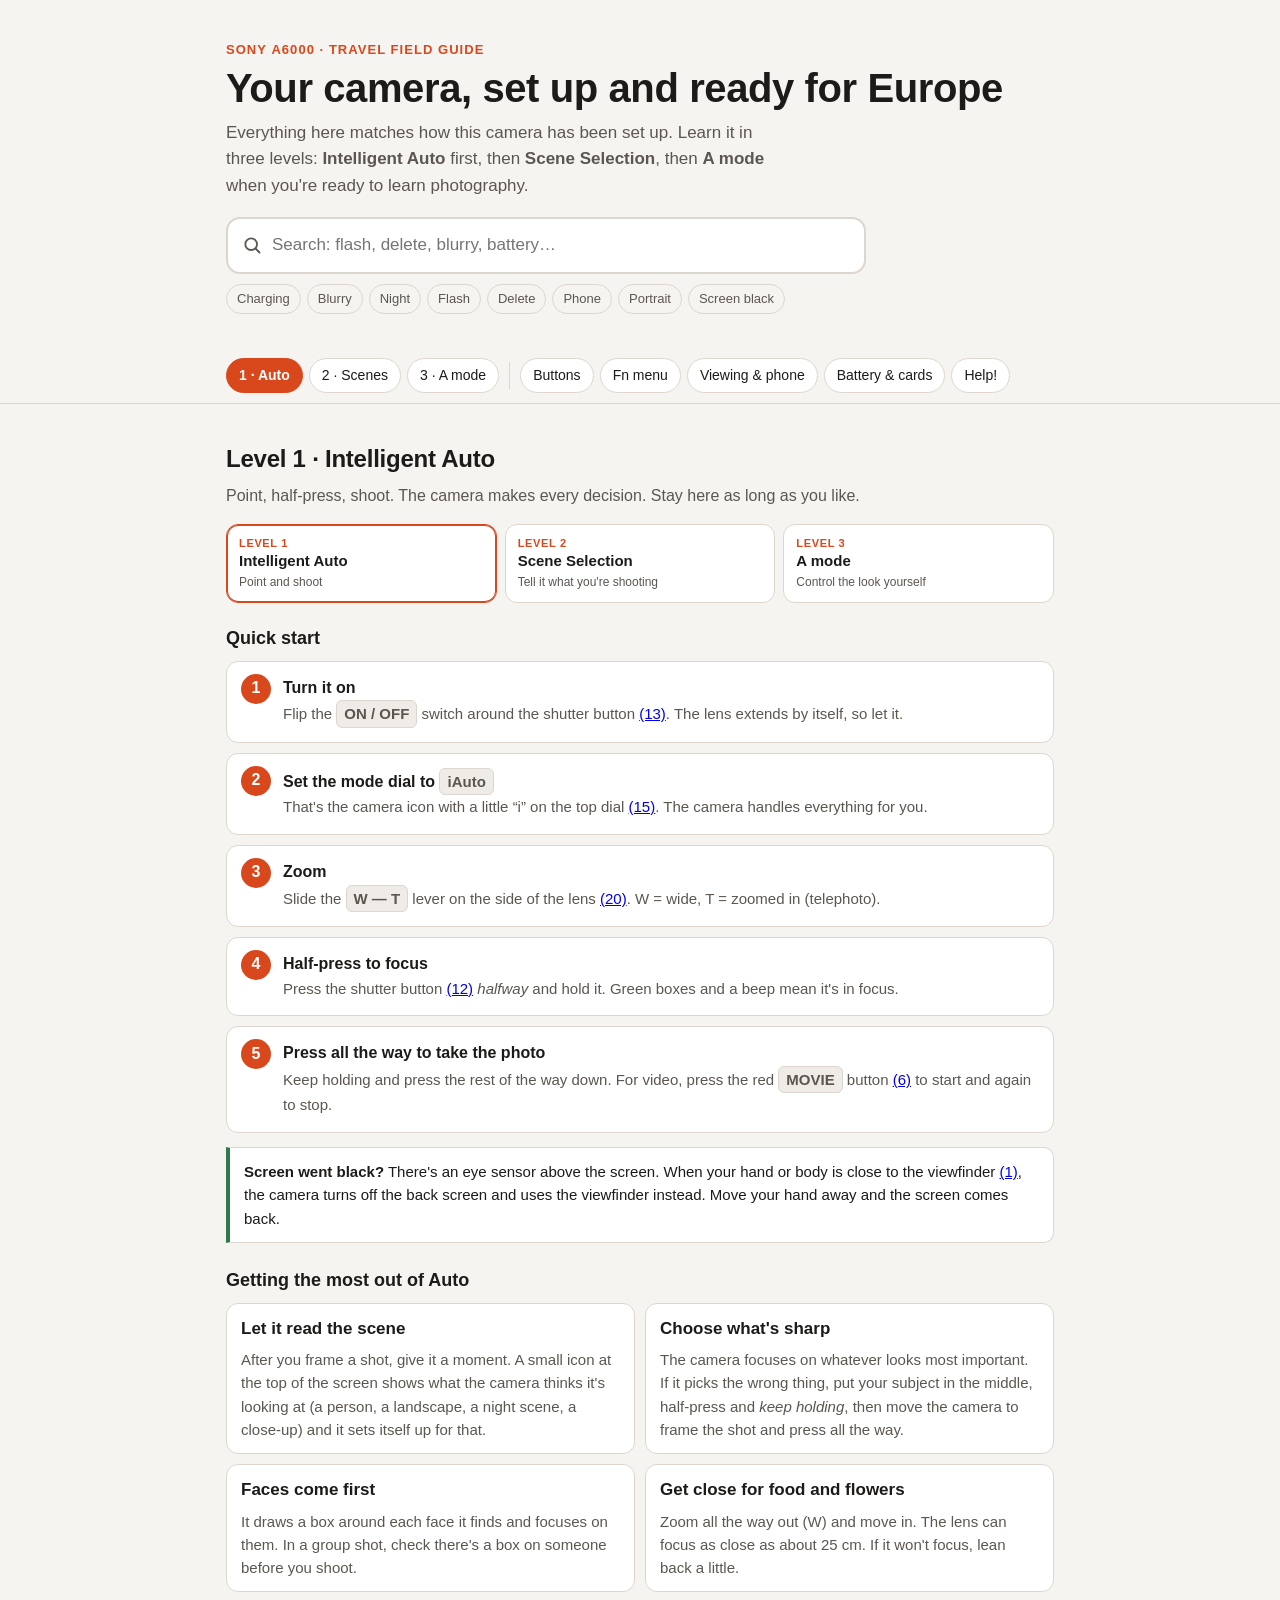
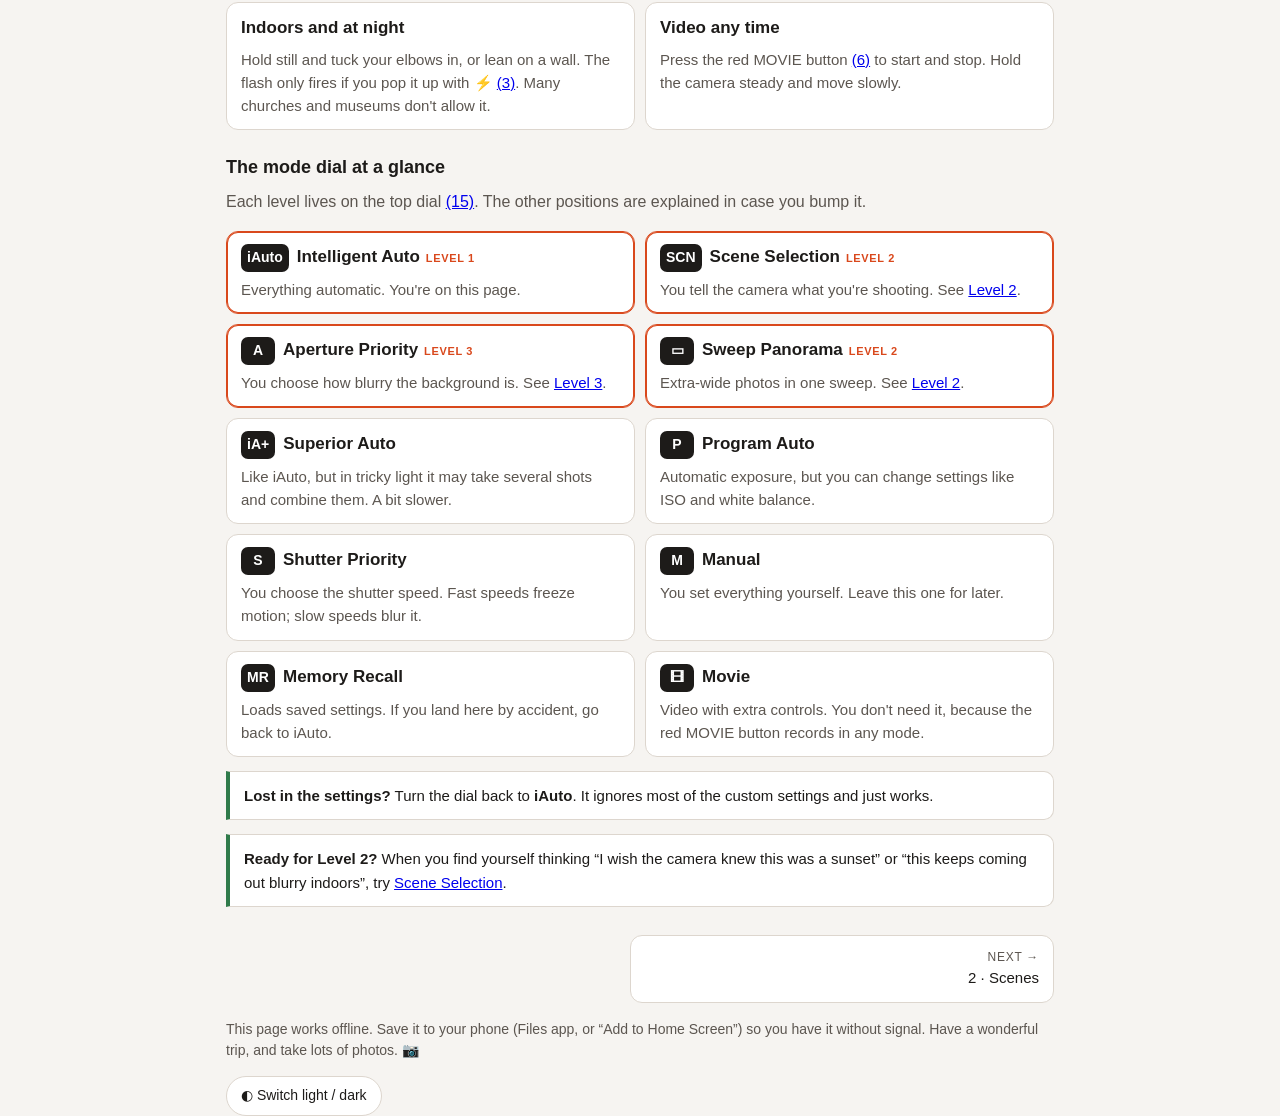
<file: a6000-travel-guide.html>
<!doctype html>
<html lang="en">
<head>
<meta charset="utf-8">
<meta name="viewport" content="width=device-width, initial-scale=1">
<title>a6000 Travel Guide</title>
<script>document.documentElement.className += " js";</script>
<style>
:root{
  --bg:#f6f4f1; --surface:#ffffff; --surface-2:#efebe6; --ink:#1d1b19; --ink-2:#5c5650; --line:#ddd6ce;
  --accent:#d9481c; --accent-ink:#ffffff; --accent-soft:#fbe3d9; --badge:#1d1b19; --badge-ink:#ffffff;
  --ok:#2f7a4a; --warn:#9a5b00; --warn-soft:#fff1d6; --screen:#141414; --screen-ink:#f2f2f2;
}
@media (prefers-color-scheme: dark){
  :root:not([data-theme="light"]){
    --bg:#151413; --surface:#1f1d1b; --surface-2:#2a2724; --ink:#f1ece6; --ink-2:#b4aca3; --line:#3a3632;
    --accent:#ff6a3a; --accent-ink:#1a0e08; --accent-soft:#3d2219; --badge:#f1ece6; --badge-ink:#151413;
    --ok:#7fd29d; --warn:#f2b24c; --warn-soft:#3a2c12; --screen:#0b0b0b; --screen-ink:#f2f2f2;
  }
}
:root[data-theme="dark"]{
  --bg:#151413; --surface:#1f1d1b; --surface-2:#2a2724; --ink:#f1ece6; --ink-2:#b4aca3; --line:#3a3632;
  --accent:#ff6a3a; --accent-ink:#1a0e08; --accent-soft:#3d2219; --badge:#f1ece6; --badge-ink:#151413;
  --ok:#7fd29d; --warn:#f2b24c; --warn-soft:#3a2c12; --screen:#0b0b0b; --screen-ink:#f2f2f2;
}
*{box-sizing:border-box}
html{scroll-padding-top:64px}
body{margin:0; background:var(--bg); color:var(--ink);
  font:16px/1.55 -apple-system,BlinkMacSystemFont,"Segoe UI",Roboto,"Helvetica Neue",Arial,sans-serif;
  -webkit-text-size-adjust:100%}
.wrap{max-width:860px; margin:0 auto; padding:0 16px}
header.hero{padding:40px 16px 24px}
.eyebrow{font-size:13px; letter-spacing:.08em; text-transform:uppercase; color:var(--accent); font-weight:700}
h1{font-size:clamp(28px,6vw,40px); line-height:1.1; margin:6px 0 10px; letter-spacing:-.01em}
h2{font-size:24px; margin:0 0 6px; letter-spacing:-.01em}
h3{font-size:18px; margin:24px 0 8px}
p{margin:0 0 12px}
.lede{color:var(--ink-2); font-size:17px; max-width:60ch}
nav.toc{position:sticky; top:0; z-index:5; background:color-mix(in srgb,var(--bg) 92%,transparent);
  backdrop-filter:blur(8px); -webkit-backdrop-filter:blur(8px); border-bottom:1px solid var(--line)}
nav.toc .wrap{display:flex; gap:6px; overflow-x:auto; padding-top:10px; padding-bottom:10px; scrollbar-width:none}
nav.toc .wrap::-webkit-scrollbar{display:none}
nav.toc a{flex:none; text-decoration:none; color:var(--ink); background:var(--surface); border:1px solid var(--line);
  padding:6px 12px; border-radius:999px; font-size:14px; white-space:nowrap}
nav.toc a:hover{border-color:var(--accent)}
nav.toc a, .levels a, .pager a{-webkit-tap-highlight-color:transparent}
nav.toc a.active{background:var(--accent); border-color:var(--accent); color:var(--accent-ink); font-weight:700}
main > section[hidden]{display:none}
/* without scripts: pages switch with plain anchor links */
@supports selector(:has(a)){
  html:not(.js) main > section{display:none}
  html:not(.js) main > section:target, html:not(.js) main:not(:has(> section:target)) > #start{display:block}
  html:not(.js) body:has(main > section:target:not(#start)) header.hero{display:none}
}
html:not(.js) .search, html:not(.js) .themebtn{display:none}
.nojs{font-size:14px; color:var(--ink-2); margin-top:14px}
.fngrid button.on{background:#c8401a}
.pager{display:flex; justify-content:space-between; gap:10px; margin:28px 0 8px}
.pager a{flex:1; text-decoration:none; color:var(--ink); background:var(--surface); border:1px solid var(--line); border-radius:12px; padding:12px 14px; font-size:15px}
.pager a:hover{border-color:var(--accent)}
.pager a small{display:block; color:var(--ink-2); font-size:12px; text-transform:uppercase; letter-spacing:.06em}
.pager a.next{text-align:right}
.pager span{flex:1}
.sr{position:absolute; width:1px; height:1px; overflow:hidden; clip:rect(0 0 0 0)}
.search{margin-top:18px; max-width:640px}
.searchbox{display:flex; align-items:center; gap:10px; background:var(--surface); border:2px solid var(--line); border-radius:14px; padding:0 14px}
.searchbox:focus-within{border-color:var(--accent)}
.searchbox svg{width:20px; height:20px; flex:none; fill:none; stroke:var(--ink-2); stroke-width:2.2; stroke-linecap:round}
.searchbox input{flex:1; min-width:0; border:0; outline:0; background:transparent; color:var(--ink); font:inherit; font-size:17px; padding:13px 0}
.chips{display:flex; flex-wrap:wrap; gap:6px; margin-top:10px}
.chips button{font:inherit; font-size:13px; color:var(--ink-2); background:transparent; border:1px solid var(--line); border-radius:999px; padding:4px 10px; cursor:pointer}
.chips button:hover{border-color:var(--accent); color:var(--ink)}
.results{list-style:none; padding:0; margin:10px 0 0; display:grid; gap:6px}
.results li a{display:block; text-decoration:none; color:var(--ink); background:var(--surface); border:1px solid var(--line); border-radius:12px; padding:10px 12px}
.results li a:hover, .results li a:focus{border-color:var(--accent); outline:none}
.results .rsec{font-size:11px; font-weight:800; letter-spacing:.06em; text-transform:uppercase; color:var(--accent)}
.results .rtitle{font-weight:700; display:block}
.results .rsnip{font-size:14px; color:var(--ink-2); display:block}
.results mark{background:var(--accent-soft); color:inherit; border-radius:3px; padding:0 1px}
.results .none{color:var(--ink-2); font-size:15px; padding:6px 2px}
@keyframes flash{0%,60%{box-shadow:0 0 0 3px var(--accent)}100%{box-shadow:0 0 0 0 transparent}}
.flash{animation:flash 2.2s ease-out}
section{padding:36px 0 8px}
.sub{color:var(--ink-2); margin-bottom:16px}
.card{background:var(--surface); border:1px solid var(--line); border-radius:14px; padding:16px}
.steps{counter-reset:s; list-style:none; padding:0; margin:0; display:grid; gap:10px}
.steps li{counter-increment:s; position:relative; padding:14px 14px 14px 56px; background:var(--surface);
  border:1px solid var(--line); border-radius:12px}
.steps li::before{content:counter(s); position:absolute; left:14px; top:12px; width:30px; height:30px; border-radius:50%;
  background:var(--accent); color:var(--accent-ink); font-weight:800; display:grid; place-items:center}
.steps > li > b{display:block}
.steps span{color:var(--ink-2); font-size:15px}
.key{display:inline-block; font-size:13px; font-weight:700; padding:1px 7px; border-radius:6px; border:1px solid var(--line);
  background:var(--surface-2); white-space:nowrap}
.note{border-left:4px solid var(--warn); background:var(--warn-soft); padding:12px 14px; border-radius:0 10px 10px 0; margin:14px 0; font-size:15px}
.tip{border-left:4px solid var(--ok); background:var(--surface); border-top:1px solid var(--line); border-right:1px solid var(--line);
  border-bottom:1px solid var(--line); padding:12px 14px; border-radius:0 10px 10px 0; margin:14px 0; font-size:15px}

/* camera diagrams */
.fig{background:#fff; border:1px solid var(--line); border-radius:14px; padding:8px; overflow:visible}
svg.cam{display:block; width:100%; height:auto; overflow:visible}
.mk line{stroke:var(--badge-line,#1d1b19); stroke-width:2}
.mk .dot{fill:#1d1b19; stroke:#fff; stroke-width:1.5}
.mk .badge{fill:#1d1b19; stroke:#fff; stroke-width:2}
.mk text{fill:#fff; font-weight:800; text-anchor:middle; dominant-baseline:central; font-family:inherit; pointer-events:none}
.mk.cust .badge, .mk.cust .dot{fill:#d9481c}
.mk.cust line{stroke:#d9481c}
.mk{cursor:pointer; outline:none}
.mk .hit{fill:transparent}
.mk.on .badge{stroke:#ffd400; stroke-width:4}
.legend-key{display:flex; gap:16px; flex-wrap:wrap; font-size:14px; color:var(--ink-2); margin:10px 2px 4px}
.legend-key i{display:inline-block; width:14px; height:14px; border-radius:50%; vertical-align:-2px; margin-right:6px}
.diagram{display:grid; gap:16px; grid-template-columns:1fr; margin-bottom:28px}
@media (min-width:760px){ .diagram.two{grid-template-columns:5fr 6fr; align-items:start} }
.closewrap{max-width:340px; margin:0 auto}
ol.legend{list-style:none; padding:0; margin:0; display:grid; gap:8px}
ol.legend li{display:grid; grid-template-columns:34px 1fr; gap:10px; align-items:start; background:var(--surface);
  border:1px solid var(--line); border-radius:12px; padding:10px 12px; transition:background .2s, border-color .2s}
ol.legend li.on{border-color:var(--accent); background:var(--accent-soft)}
.n{width:28px; height:28px; border-radius:50%; background:var(--badge); color:var(--badge-ink); font-weight:800; font-size:14px;
  display:grid; place-items:center}
li.cust .n{background:var(--accent); color:#fff}
.lname{font-weight:700}
.tag{display:inline-block; font-size:11px; font-weight:800; letter-spacing:.05em; text-transform:uppercase; color:var(--accent);
  border:1px solid var(--accent); border-radius:5px; padding:0 5px; margin-left:6px; vertical-align:1px}
.ldesc{color:var(--ink-2); font-size:15px}

/* Fn screen replica */
.screen{background:var(--screen); color:var(--screen-ink); border-radius:12px; padding:14px 10px 10px; border:6px solid #2b2b2b;
  font-family:inherit}
.screen .ttl{color:#ff7a3d; font-weight:700; text-align:center; margin-bottom:10px; font-size:17px}
.fngrid{display:grid; grid-template-columns:repeat(6,1fr); border-top:1px solid #555}
.fngrid button{all:unset; box-sizing:border-box; cursor:pointer; text-align:center; padding:8px 2px; min-height:58px;
  border-right:1px solid #555; border-bottom:1px solid #555; display:flex; flex-direction:column; align-items:center; justify-content:center;
  font-weight:800; font-size:13px; line-height:1.1}
.fngrid button:nth-child(6n){border-right:0}
.fngrid button small{font-weight:600; font-size:10px; opacity:.75; margin-top:3px}
.fngrid button:focus-visible{outline:2px solid #ffd400; outline-offset:-2px}
.screen .hint{font-size:12px; text-align:right; opacity:.8; margin-top:8px}
table{width:100%; border-collapse:collapse; font-size:15px}
th,td{text-align:left; padding:10px 8px; border-bottom:1px solid var(--line); vertical-align:top}
th{font-size:13px; text-transform:uppercase; letter-spacing:.05em; color:var(--ink-2)}
.tablewrap{overflow-x:auto; background:var(--surface); border:1px solid var(--line); border-radius:14px; padding:4px 8px}
.modes{display:grid; gap:10px; grid-template-columns:1fr}
@media (min-width:640px){ .modes{grid-template-columns:1fr 1fr} }
.mode{background:var(--surface); border:1px solid var(--line); border-radius:12px; padding:12px 14px}
.mode.star{border-color:var(--accent); box-shadow:0 0 0 1px var(--accent) inset}
.mode b{font-size:17px}
.mode .sym{display:inline-grid; place-items:center; min-width:34px; height:28px; padding:0 6px; border-radius:7px; background:var(--badge);
  color:var(--badge-ink); font-weight:800; margin-right:8px; font-size:14px}
.mode p{margin:6px 0 0; color:var(--ink-2); font-size:15px}
.mode .lvl{display:inline-block; font-size:11px; font-weight:800; letter-spacing:.06em; text-transform:uppercase; color:var(--accent); margin-left:6px}
.levels{display:grid; gap:8px; grid-template-columns:repeat(3,1fr); margin:4px 0 22px}
.levels a{display:block; text-decoration:none; color:var(--ink); background:var(--surface); border:1px solid var(--line); border-radius:12px; padding:10px 12px; min-width:0}
.levels a.here{border-color:var(--accent); box-shadow:0 0 0 1px var(--accent) inset}
.levels small{display:block; font-size:11px; font-weight:800; letter-spacing:.06em; text-transform:uppercase; color:var(--accent)}
.levels b{display:block; font-size:15px; line-height:1.25}
.levels span{display:block; font-size:12px; color:var(--ink-2); margin-top:2px}
@media (max-width:420px){ .levels span{display:none} }
.scenes{display:grid; gap:10px; grid-template-columns:1fr}
@media (min-width:700px){ .scenes{grid-template-columns:1fr 1fr} }
.scene{background:var(--surface); border:1px solid var(--line); border-radius:12px; padding:12px 14px; min-width:0}
.scene h4{margin:0 0 6px; font-size:17px}
.scene dl{margin:0; display:grid; gap:4px; font-size:15px}
.scene dt{font-size:11px; font-weight:800; letter-spacing:.06em; text-transform:uppercase; color:var(--ink-2); margin-top:4px}
.scene dd{margin:0}
.navsep{flex:none; width:1px; align-self:stretch; background:var(--line); margin:4px 4px}
.scale{display:grid; grid-template-columns:1fr 1fr; gap:10px; margin:12px 0}
.scale div{background:var(--surface); border:1px solid var(--line); border-radius:12px; padding:12px}
.scale b{font-size:20px; color:var(--accent)}
details{background:var(--surface); border:1px solid var(--line); border-radius:12px; margin-bottom:8px}
summary{cursor:pointer; padding:12px 14px; font-weight:700; list-style:none}
summary::-webkit-details-marker{display:none}
summary::after{content:"+"; float:right; color:var(--accent); font-weight:800}
details[open] summary::after{content:"–"}
details > div{padding:0 14px 12px; color:var(--ink-2); font-size:15px}
footer{padding:36px 16px calc(60px + env(safe-area-inset-bottom)); color:var(--ink-2); font-size:14px}
.themebtn{display:inline-block; margin-top:14px; border:1px solid var(--line); background:var(--surface); color:var(--ink);
  border-radius:999px; padding:8px 14px; font:inherit; font-size:14px; cursor:pointer}
@media print{ nav.toc,.themebtn,.pager{display:none} main > section[hidden]{display:block} header.hero[hidden]{display:block} }
</style>
</head>
<body>

<header class="hero wrap">
  <div class="eyebrow">Sony α6000 · Travel field guide</div>
  <h1>Your camera, set up and ready for Europe</h1>
  <p class="lede">Everything here matches how this camera has been set up. Learn it in three levels: <b>Intelligent Auto</b> first, then <b>Scene Selection</b>, then <b>A mode</b> when you're ready to learn photography.</p>
  <div class="search" role="search">
    <label for="q" class="sr">Search the guide</label>
    <div class="searchbox">
      <svg viewBox="0 0 24 24" aria-hidden="true"><circle cx="11" cy="11" r="7"/><line x1="16.5" y1="16.5" x2="21" y2="21"/></svg>
      <input id="q" type="search" placeholder="Search: flash, delete, blurry, battery…" autocomplete="off" enterkeyhint="search">
    </div>
    <div class="chips" id="chips" aria-label="Common searches">
      <button type="button">Charging</button><button type="button">Blurry</button><button type="button">Night</button><button type="button">Flash</button><button type="button">Delete</button><button type="button">Phone</button><button type="button">Portrait</button><button type="button">Screen black</button>
    </div>
    <ul class="results" id="results" aria-live="polite"></ul>
  </div>
  <noscript><p class="nojs">Search needs this file opened in a web browser like Safari or Chrome. Everything else works here.</p></noscript>
</header>

<nav class="toc" aria-label="Sections">
  <div class="wrap">
    <a href="#start">1 · Auto</a>
    <a href="#scenes">2 · Scenes</a>
    <a href="#amode">3 · A mode</a>
    <span class="navsep" aria-hidden="true"></span>
    <a href="#buttons">Buttons</a>
    <a href="#fn">Fn menu</a>
    <a href="#playback">Viewing &amp; phone</a>
    <a href="#battery">Battery &amp; cards</a>
    <a href="#help">Help!</a>
  </div>
</nav>

<main class="wrap">

<!-- QUICK START -->
<section id="start">
  <h2>Level 1 · Intelligent Auto</h2>
  <p class="sub">Point, half-press, shoot. The camera makes every decision. Stay here as long as you like.</p>
  <div class="levels"><a href="#start" class="here" aria-current="step"><small>Level 1</small><b>Intelligent Auto</b><span>Point and shoot</span></a><a href="#scenes"><small>Level 2</small><b>Scene Selection</b><span>Tell it what you're shooting</span></a><a href="#amode"><small>Level 3</small><b>A mode</b><span>Control the look yourself</span></a></div>
  <h3 style="margin-top:0">Quick start</h3>
  <ol class="steps">
    <li><b>Turn it on</b><span>Flip the <span class="key">ON / OFF</span> switch around the shutter button <a href="#buttons" data-key="k13">(13)</a>. The lens extends by itself, so let it.</span></li>
    <li><b>Set the mode dial to <span class="key">iAuto</span></b><span>That's the camera icon with a little “i” on the top dial <a href="#buttons" data-key="k15">(15)</a>. The camera handles everything for you.</span></li>
    <li><b>Zoom</b><span>Slide the <span class="key">W — T</span> lever on the side of the lens <a href="#buttons" data-key="k20">(20)</a>. W = wide, T = zoomed in (telephoto).</span></li>
    <li><b>Half-press to focus</b><span>Press the shutter button <a href="#buttons" data-key="k12">(12)</a> <em>halfway</em> and hold it. Green boxes and a beep mean it's in focus.</span></li>
    <li><b>Press all the way to take the photo</b><span>Keep holding and press the rest of the way down. For video, press the red <span class="key">MOVIE</span> button <a href="#buttons" data-key="k6">(6)</a> to start and again to stop.</span></li>
  </ol>
  <div class="tip"><b>Screen went black?</b> There's an eye sensor above the screen. When your hand or body is close to the viewfinder <a href="#buttons" data-key="k1">(1)</a>, the camera turns off the back screen and uses the viewfinder instead. Move your hand away and the screen comes back.</div>

  <h3>Getting the most out of Auto</h3>
  <div class="modes">
    <div class="mode"><b>Let it read the scene</b><p>After you frame a shot, give it a moment. A small icon at the top of the screen shows what the camera thinks it's looking at (a person, a landscape, a night scene, a close-up) and it sets itself up for that.</p></div>
    <div class="mode"><b>Choose what's sharp</b><p>The camera focuses on whatever looks most important. If it picks the wrong thing, put your subject in the middle, half-press and <em>keep holding</em>, then move the camera to frame the shot and press all the way.</p></div>
    <div class="mode"><b>Faces come first</b><p>It draws a box around each face it finds and focuses on them. In a group shot, check there's a box on someone before you shoot.</p></div>
    <div class="mode"><b>Get close for food and flowers</b><p>Zoom all the way out (W) and move in. The lens can focus as close as about 25 cm. If it won't focus, lean back a little.</p></div>
    <div class="mode"><b>Indoors and at night</b><p>Hold still and tuck your elbows in, or lean on a wall. The flash only fires if you pop it up with ⚡ <a href="#buttons" data-key="k3">(3)</a>. Many churches and museums don't allow it.</p></div>
    <div class="mode"><b>Video any time</b><p>Press the red MOVIE button <a href="#buttons" data-key="k6">(6)</a> to start and stop. Hold the camera steady and move slowly.</p></div>
  </div>

  <h3 id="dial">The mode dial at a glance</h3>
  <p class="sub">Each level lives on the top dial <a href="#buttons" data-key="k15">(15)</a>. The other positions are explained in case you bump it.</p>
  <div class="modes">
    <div class="mode star"><span class="sym">iAuto</span><b>Intelligent Auto</b><span class="lvl">Level 1</span><p>Everything automatic. You're on this page.</p></div>
    <div class="mode star"><span class="sym">SCN</span><b>Scene Selection</b><span class="lvl">Level 2</span><p>You tell the camera what you're shooting. See <a href="#scenes">Level 2</a>.</p></div>
    <div class="mode star"><span class="sym">A</span><b>Aperture Priority</b><span class="lvl">Level 3</span><p>You choose how blurry the background is. See <a href="#amode">Level 3</a>.</p></div>
    <div class="mode star"><span class="sym">▭</span><b>Sweep Panorama</b><span class="lvl">Level 2</span><p>Extra-wide photos in one sweep. See <a href="#scenes">Level 2</a>.</p></div>
    <div class="mode"><span class="sym">iA+</span><b>Superior Auto</b><p>Like iAuto, but in tricky light it may take several shots and combine them. A bit slower.</p></div>
    <div class="mode"><span class="sym">P</span><b>Program Auto</b><p>Automatic exposure, but you can change settings like ISO and white balance.</p></div>
    <div class="mode"><span class="sym">S</span><b>Shutter Priority</b><p>You choose the shutter speed. Fast speeds freeze motion; slow speeds blur it.</p></div>
    <div class="mode"><span class="sym">M</span><b>Manual</b><p>You set everything yourself. Leave this one for later.</p></div>
    <div class="mode"><span class="sym">MR</span><b>Memory Recall</b><p>Loads saved settings. If you land here by accident, go back to iAuto.</p></div>
    <div class="mode"><span class="sym">🎞</span><b>Movie</b><p>Video with extra controls. You don't need it, because the red MOVIE button records in any mode.</p></div>
  </div>
  <div class="tip"><b>Lost in the settings?</b> Turn the dial back to <b>iAuto</b>. It ignores most of the custom settings and just works.</div>
  <div class="tip"><b>Ready for Level 2?</b> When you find yourself thinking “I wish the camera knew this was a sunset” or “this keeps coming out blurry indoors”, try <a href="#scenes">Scene Selection</a>.</div>
  <div class="pager"><span></span><a class="next" href="#scenes"><small>Next →</small>2 · Scenes</a></div>
</section>




<!-- LEVEL 2: SCENES -->
<section id="scenes">
  <h2>Level 2 · Scene Selection</h2>
  <p class="sub">Still automatic, but you tell the camera what you're shooting, and it uses settings made for that situation.</p>
  <div class="levels"><a href="#start"><small>Level 1</small><b>Intelligent Auto</b><span>Point and shoot</span></a><a href="#scenes" class="here" aria-current="step"><small>Level 2</small><b>Scene Selection</b><span>Tell it what you're shooting</span></a><a href="#amode"><small>Level 3</small><b>A mode</b><span>Control the look yourself</span></a></div>
  <h3 style="margin-top:0">How to choose a scene</h3>
  <ol class="steps">
    <li><b>Turn the mode dial to <span class="key">SCN</span></b><span>On the top dial <a href="#buttons" data-key="k15">(15)</a>. The camera may show the list of scenes straight away.</span></li>
    <li><b>If it doesn't, open the list</b><span>Press <span class="key">MENU</span> <a href="#buttons" data-key="k4">(4)</a> → camera tab → <b>Scene Selection</b>.</span></li>
    <li><b>Pick one and press <span class="key">●</span></b><span>Move with ▲▼ or by turning the control wheel <a href="#buttons" data-key="k8">(8)</a>. The scene's symbol shows on the screen while you shoot.</span></li>
    <li><b>Shoot as usual</b><span>Half-press to focus, press fully to take the photo. Remember to change the scene when the situation changes.</span></li>
  </ol>

  <h3>The scenes, and when to use them</h3>
  <div class="scenes">
    <div class="scene"><h4>Portrait</h4><dl><dt>Use it for</dt><dd>People at viewpoints, friends at a café table, travel photos of you taken by someone else.</dd><dt>What it does</dt><dd>Softens the background and gives skin a gentle, natural look.</dd><dt>Tips</dt><dd>Zoom in a little (toward T) and step back. Leave plenty of distance between the person and the background. Open shade, or the sun behind you, gives the most flattering faces.</dd></dl></div>
    <div class="scene"><h4>Sports Action</h4><dl><dt>Use it for</dt><dd>Trams, cyclists, street performers, gondolas, kids running, anything moving.</dd><dt>What it does</dt><dd>Uses a very fast shutter to freeze motion and keeps refocusing while you half-press. Holding the shutter down takes a burst of photos.</dd><dt>Tips</dt><dd>Start following the subject before the moment happens and hold the shutter through it. Keep the best one and delete the rest later.</dd></dl></div>
    <div class="scene"><h4>Macro</h4><dl><dt>Use it for</dt><dd>Pastries, market stalls, flowers, details on old doors and tiles.</dd><dt>What it does</dt><dd>Sets the camera up for focusing close.</dd><dt>Tips</dt><dd>Zoom all the way out (W). The lens focuses as close as about 25 cm, so if it won't focus, back up a little. Keep the flash down.</dd></dl></div>
    <div class="scene"><h4>Landscape</h4><dl><dt>Use it for</dt><dd>Mountains, coastlines, lakes, the view from a tower or bell tower.</dd><dt>What it does</dt><dd>Keeps everything sharp from front to back and makes blues and greens vivid.</dd><dt>Tips</dt><dd>Use the grid lines (already on) to keep the horizon level. Put the horizon on the top or bottom grid line, not through the middle.</dd></dl></div>
    <div class="scene"><h4>Sunset</h4><dl><dt>Use it for</dt><dd>Sunsets, sunrises and golden hour over the sea or rooftops.</dd><dt>What it does</dt><dd>Deepens the reds and oranges so the sky looks the way you remember it.</dd><dt>Tips</dt><dd>Don't stare at the sun through the viewfinder. Keep shooting for 10 to 20 minutes after the sun goes down; the sky often gets better.</dd></dl></div>
    <div class="scene"><h4>Night Scene</h4><dl><dt>Use it for</dt><dd>City lights, lit-up bridges and cathedrals after dark, with no people close up.</dd><dt>What it does</dt><dd>Keeps the shutter open longer so the scene stays dark and atmospheric instead of flat.</dd><dt>Tips</dt><dd>The camera must be completely still. Rest it on a wall or railing and use the 2-second self-timer (◀ Drive Mode) so pressing the button doesn't shake it. People in the shot will be blurry.</dd></dl></div>
    <div class="scene"><h4>Hand-held Twilight</h4><dl><dt>Use it for</dt><dd>Night streets and evening scenes when you can't rest the camera on anything.</dd><dt>What it does</dt><dd>Takes a quick burst of several shots and combines them into one sharper, cleaner photo.</dd><dt>Tips</dt><dd>Often the best night choice for travel. Hold still until it finishes clicking. Works best when nothing in the scene is moving fast.</dd></dl></div>
    <div class="scene"><h4>Night Portrait</h4><dl><dt>Use it for</dt><dd>A person in front of city lights at night.</dd><dt>What it does</dt><dd>Fires the flash for the person and keeps the shutter open for the lights behind them.</dd><dt>Tips</dt><dd>Pop up the flash first with ⚡. Ask the person to stay still for a second after the flash, and keep the camera steady too.</dd></dl></div>
    <div class="scene"><h4>Anti Motion Blur</h4><dl><dt>Use it for</dt><dd>Museums, churches, restaurants and other dim places where flash isn't allowed.</dd><dt>What it does</dt><dd>Raises the sensitivity and combines a quick burst of shots to cut down on blur.</dd><dt>Tips</dt><dd>Hold still until it finishes. Great for interiors, paintings and stained glass without a flash.</dd></dl></div>
  </div>

  <h3>Also on the dial: Sweep Panorama ▭</h3>
  <div class="scenes">
    <div class="scene"><h4>Sweep Panorama</h4><dl><dt>Use it for</dt><dd>Extra-wide views: a whole coastline, a mountain range, a piazza or a skyline.</dd><dt>How</dt><dd>Turn the mode dial to ▭. Press the shutter once (don't hold it), then turn your body smoothly in the direction of the arrow on screen until the bar fills up.</dd><dt>Tips</dt><dd>Turn at your waist and keep the camera level, at a steady, unhurried speed. If you go too fast or too slow the camera tells you, so just try again. People who are moving can come out cut in half.</dd></dl></div>
  </div>

  <h3>Which scene?</h3>
  <div class="tablewrap">
    <table>
      <thead><tr><th>You're shooting…</th><th>Use</th></tr></thead>
      <tbody>
        <tr><td>A friend at a viewpoint</td><td>Portrait</td></tr>
        <tr><td>A tram, a cyclist, a street performer</td><td>Sports Action</td></tr>
        <tr><td>Gelato, pastries, flowers</td><td>Macro</td></tr>
        <tr><td>Mountains, lakes, the sea</td><td>Landscape, or Sweep Panorama for very wide views</td></tr>
        <tr><td>Golden sky in the evening</td><td>Sunset</td></tr>
        <tr><td>City lights, camera resting on a wall</td><td>Night Scene</td></tr>
        <tr><td>Night streets, holding the camera</td><td>Hand-held Twilight</td></tr>
        <tr><td>A friend in front of city lights</td><td>Night Portrait (flash up)</td></tr>
        <tr><td>Inside a museum or church</td><td>Anti Motion Blur</td></tr>
      </tbody>
    </table>
  </div>
  <div class="tip"><b>Ready for Level 3?</b> When you want to decide for yourself how blurry the background is, or how much of a scene is sharp, move on to <a href="#amode">A mode</a>.</div>
  <div class="pager"><a href="#start"><small>← Previous</small>1 · Auto</a><a class="next" href="#amode"><small>Next →</small>3 · A mode</a></div>
</section>

<!-- A MODE -->
<section id="amode">
  <h2>Level 3 · A mode (Aperture Priority)</h2>
  <p class="sub">The best way to learn photography. You make one creative choice and the camera handles the maths. Turn the mode dial <a href="#buttons" data-key="k15">(15)</a> to <b>A</b>.</p>
  <div class="levels"><a href="#start"><small>Level 1</small><b>Intelligent Auto</b><span>Point and shoot</span></a><a href="#scenes"><small>Level 2</small><b>Scene Selection</b><span>Tell it what you're shooting</span></a><a href="#amode" class="here" aria-current="step"><small>Level 3</small><b>A mode</b><span>Control the look yourself</span></a></div>

  <h3>1 · The one setting you control: aperture (f-number)</h3>
  <p>Turn the <b>control dial</b> on top <a href="#buttons" data-key="k16">(16)</a> or the <b>control wheel</b> on the back <a href="#buttons" data-key="k8">(8)</a>. You'll see a number like <b>F3.5</b> or <b>F8</b> change on screen.</p>
  <div class="scale">
    <div><b>Small number</b><br>F3.5 – F5.6<br><span class="ldesc">The background goes soft and blurry, so your subject pops. Good for portraits, food and flowers. It also lets in more light.</span></div>
    <div><b>Big number</b><br>F8 – F11<br><span class="ldesc">Everything is sharp from front to back. Good for landscapes, architecture and big group shots.</span></div>
  </div>
  <div class="tip"><b>Zoom changes it too.</b> This lens goes down to F3.5 when zoomed out (W) but only F5.6 when zoomed in (T). For the blurriest background, zoom in, stand back, and get close to your subject with distance behind them.</div>

  <h3>2 · Watch the shutter speed</h3>
  <p>The camera picks the shutter speed for you and shows it as <b>1/250</b>, <b>1/60</b>, and so on. If it drops below about <b>1/50</b>, photos may come out blurry from hand shake. To fix it, pick a smaller f-number or make sure ISO <a href="#buttons" data-key="kright">(▶)</a> is set to AUTO.</p>

  <h3>3 · Cheat sheet</h3>
  <div class="tablewrap">
    <table>
      <thead><tr><th>Situation</th><th>Aperture</th><th>Also try</th></tr></thead>
      <tbody>
        <tr><td>Portrait of a friend</td><td>Lowest number (F3.5–5.6), zoomed in</td><td>Hold <span class="key">AEL</span> for Eye AF, then shoot</td></tr>
        <tr><td>Landscape / mountains</td><td>F8</td><td><a href="#scenes">Sweep Panorama</a> for wide views</td></tr>
        <tr><td>Cathedral / city street</td><td>F5.6 – F8</td><td>Grid lines help keep the buildings straight</td></tr>
        <tr><td>Café food / details</td><td>Lowest number</td><td>Get close: zoomed out, the lens focuses down to about 25 cm</td></tr>
        <tr><td>Indoors / museums (no flash)</td><td>Lowest number</td><td>ISO AUTO; brace your elbows; burst mode (◀) and keep the sharpest</td></tr>
        <tr><td>Night streets</td><td>Lowest number</td><td>Or go back to <a href="#scenes">Level 2</a> → Hand-held Twilight</td></tr>
        <tr><td>Moving trams, kids, birds</td><td>F5.6</td><td>Burst mode (◀) and Focus Mode set to AF-C</td></tr>
      </tbody>
    </table>
  </div>

  <h3>4 · Too bright or too dark?</h3>
  <p>Exposure compensation brightens or darkens the next photos. On this camera it's in <span class="key">MENU</span> → camera tab → <b>Exposure Comp.</b> Move it toward + to brighten or − to darken. Remember to set it back to 0 afterwards. Bright sky behind your subject? Try switching <b>Metering</b> (▼) to <b>Spot</b>.</p>
  <div class="note"><b>Good to know:</b> photos taken in A mode are saved as <b>RAW</b> files. These are top quality for editing on a computer, but they can't be sent to your phone over Wi-Fi. If you want to share A-mode shots on the go, set <b>Quality</b> in the Fn menu to <b>RAW &amp; JPEG</b>.</div>
  <div class="pager"><a href="#scenes"><small>← Previous</small>2 · Scenes</a><a class="next" href="#buttons"><small>Next →</small>Buttons</a></div>
</section>

<!-- BUTTONS -->
<section id="buttons">
  <h2>What every button does</h2>
  <p class="sub">Several buttons have been customized for this camera; those are marked in orange. Tap a dot or a row to highlight it.</p>
  <div class="legend-key"><span><i style="background:#1d1b19;border:1px solid #888"></i>Standard Sony button</span><span><i style="background:#d9481c"></i>Customized for you</span></div>

  <h3>Back of the camera</h3>
  <div class="diagram">
    <div class="fig"><svg class="cam" viewBox="0 0 500 330" role="img" aria-label="Back of the camera with numbered buttons"><image href="[data-uri]" width="500" height="330"/><g class="mk" data-key="k1" tabindex="0"><line x1="80" y1="85" x2="80" y2="20"/><circle class="dot" cx="80" cy="85" r="4"/><circle class="hit" cx="80" cy="20" r="24"/><circle class="badge" cx="80" cy="20" r="16"/><text x="80" y="20" font-size="17">1</text></g><g class="mk" data-key="k2" tabindex="0"><line x1="142" y1="95" x2="142" y2="20"/><circle class="dot" cx="142" cy="95" r="4"/><circle class="hit" cx="142" cy="20" r="24"/><circle class="badge" cx="142" cy="20" r="16"/><text x="142" y="20" font-size="17">2</text></g><g class="mk" data-key="k3" tabindex="0"><line x1="255" y1="98" x2="255" y2="20"/><circle class="dot" cx="255" cy="98" r="4"/><circle class="hit" cx="255" cy="20" r="24"/><circle class="badge" cx="255" cy="20" r="16"/><text x="255" y="20" font-size="17">3</text></g><g class="mk" data-key="k4" tabindex="0"><line x1="310" y1="98" x2="310" y2="20"/><circle class="dot" cx="310" cy="98" r="4"/><circle class="hit" cx="310" cy="20" r="24"/><circle class="badge" cx="310" cy="20" r="16"/><text x="310" y="20" font-size="17">4</text></g><g class="mk cust" data-key="k5" tabindex="0"><line x1="370" y1="95" x2="370" y2="20"/><circle class="dot" cx="370" cy="95" r="4"/><circle class="hit" cx="370" cy="20" r="24"/><circle class="badge" cx="370" cy="20" r="16"/><text x="370" y="20" font-size="17">5</text></g><g class="mk" data-key="k6" tabindex="0"><line x1="468" y1="102" x2="482" y2="40"/><circle class="dot" cx="468" cy="102" r="4"/><circle class="hit" cx="482" cy="40" r="24"/><circle class="badge" cx="482" cy="40" r="16"/><text x="482" y="40" font-size="17">6</text></g><g class="mk" data-key="k7" tabindex="0"><line x1="371" y1="150" x2="318" y2="150"/><circle class="dot" cx="371" cy="150" r="4"/><circle class="hit" cx="318" cy="150" r="24"/><circle class="badge" cx="318" cy="150" r="16"/><text x="318" y="150" font-size="17">7</text></g><g class="mk cust" data-key="k8" tabindex="0"><line x1="400" y1="210" x2="318" y2="212"/><circle class="dot" cx="400" cy="210" r="4"/><circle class="hit" cx="318" cy="212" r="24"/><circle class="badge" cx="318" cy="212" r="16"/><text x="318" y="212" font-size="17">8</text></g><g class="mk" data-key="k9" tabindex="0"><line x1="370" y1="270" x2="360" y2="312"/><circle class="dot" cx="370" cy="270" r="4"/><circle class="hit" cx="360" cy="312" r="24"/><circle class="badge" cx="360" cy="312" r="16"/><text x="360" y="312" font-size="17">9</text></g><g class="mk cust" data-key="k10" tabindex="0"><line x1="418" y1="270" x2="430" y2="312"/><circle class="dot" cx="418" cy="270" r="4"/><circle class="hit" cx="430" cy="312" r="24"/><circle class="badge" cx="430" cy="312" r="16"/><text x="430" y="312" font-size="15">10</text></g><g class="mk" data-key="k11" tabindex="0"><circle class="hit" cx="190" cy="200" r="24"/><circle class="badge" cx="190" cy="200" r="16"/><text x="190" y="200" font-size="15">11</text></g></svg></div>
    <ol class="legend">
      <li data-key="k1"><span class="n">1</span><div><div class="lname">Viewfinder</div><div class="ldesc">Hold it up to your eye on bright sunny days when the screen is hard to see. The back screen switches off automatically.</div></div></li>
      <li data-key="k2"><span class="n">2</span><div><div class="lname">Diopter dial</div><div class="ldesc">If the viewfinder looks blurry, turn this little wheel until the text inside looks sharp to <em>your</em> eye.</div></div></li>
      <li data-key="k3"><span class="n">3</span><div><div class="lname">Flash pop-up ⚡</div><div class="ldesc">The flash never pops up on its own. Press this to raise it; push it back down with your finger when you're done. If the flash is down, it won't fire.</div></div></li>
      <li data-key="k4"><span class="n">4</span><div><div class="lname">MENU</div><div class="ldesc">The full settings menu. Press it again to get out. You can usually leave this alone.</div></div></li>
      <li data-key="k5" class="cust"><span class="n">5</span><div><div class="lname">AEL button → Eye AF <span class="tag">custom</span></div><div class="ldesc">For portraits, point at a person and <b>hold</b> this button. The camera finds and focuses on their eye (a small box appears on it). Keep holding, then press the shutter. When you're viewing photos it zooms in instead (🔍+).</div></div></li>
      <li data-key="k6"><span class="n">6</span><div><div class="lname">MOVIE (red dot)</div><div class="ldesc">Press once to start recording video and again to stop. It works in any mode.</div></div></li>
      <li data-key="k7"><span class="n">7</span><div><div class="lname">Fn (Function)</div><div class="ldesc">Your quick-settings screen with 12 shortcuts. See <a href="#fn">Fn menu</a>. When you're viewing photos, this button <b>sends the photo to your phone</b>.</div></div></li>
      <li data-key="k8" class="cust"><span class="n">8</span><div><div class="lname">Control wheel</div><div class="ldesc">This wheel turns, and you can also press it at the top, bottom, left, right and centre. Each press does something different; see the close-up below.</div></div></li>
      <li data-key="k9"><span class="n">9</span><div><div class="lname">Playback ▶</div><div class="ldesc">Look at the photos you've taken. Half-press the shutter to go back to shooting.</div></div></li>
      <li data-key="k10" class="cust"><span class="n">10</span><div><div class="lname">C2 → Flash Comp. / Delete 🗑 <span class="tag">custom</span></div><div class="ldesc">While shooting, it makes the flash weaker or stronger (handy if faces look washed out). While viewing photos, it <b>deletes</b> the photo on screen.</div></div></li>
      <li data-key="k11"><span class="n">11</span><div><div class="lname">Tilting screen</div><div class="ldesc">Pull the bottom of the screen out to tilt it up or down, so you can shoot from the hip or hold the camera over a crowd.</div></div></li>
    </ol>
  </div>

  <h3>Close-up: the control wheel</h3>
  <div class="diagram two">
    <div class="fig closewrap"><svg class="cam" viewBox="0 0 400 625" role="img" aria-label="Close-up of the buttons beside the screen"><image href="[data-uri]" width="400" height="625"/><g class="mk cust" data-key="k5" tabindex="0"><line x1="120" y1="137" x2="40" y2="137"/><circle class="dot" cx="120" cy="137" r="4"/><circle class="hit" cx="40" cy="137" r="29"/><circle class="badge" cx="40" cy="137" r="21"/><text x="40" y="137" font-size="23">5</text></g><g class="mk" data-key="k7" tabindex="0"><line x1="128" y1="272" x2="40" y2="272"/><circle class="dot" cx="128" cy="272" r="4"/><circle class="hit" cx="40" cy="272" r="29"/><circle class="badge" cx="40" cy="272" r="21"/><text x="40" y="272" font-size="23">7</text></g><g class="mk" data-key="kup" tabindex="0"><line x1="200" y1="372" x2="300" y2="335"/><circle class="dot" cx="200" cy="372" r="4"/><circle class="hit" cx="300" cy="335" r="29"/><circle class="badge" cx="300" cy="335" r="21"/><text x="300" y="335" font-size="23">▲</text></g><g class="mk cust" data-key="kright" tabindex="0"><line x1="256" y1="425" x2="352" y2="425"/><circle class="dot" cx="256" cy="425" r="4"/><circle class="hit" cx="352" cy="425" r="29"/><circle class="badge" cx="352" cy="425" r="21"/><text x="352" y="425" font-size="23">▶</text></g><g class="mk cust" data-key="kdown" tabindex="0"><line x1="200" y1="480" x2="300" y2="540"/><circle class="dot" cx="200" cy="480" r="4"/><circle class="hit" cx="300" cy="540" r="29"/><circle class="badge" cx="300" cy="540" r="21"/><text x="300" y="540" font-size="23">▼</text></g><g class="mk cust" data-key="kleft" tabindex="0"><line x1="144" y1="425" x2="45" y2="425"/><circle class="dot" cx="144" cy="425" r="4"/><circle class="hit" cx="45" cy="425" r="29"/><circle class="badge" cx="45" cy="425" r="21"/><text x="45" y="425" font-size="23">◀</text></g><g class="mk cust" data-key="kcenter" tabindex="0"><circle class="hit" cx="200" cy="425" r="29"/><circle class="badge" cx="200" cy="425" r="21"/><text x="200" y="425" font-size="23">●</text></g><g class="mk" data-key="kring" tabindex="0"><line x1="150" y1="478" x2="45" y2="510"/><circle class="dot" cx="150" cy="478" r="4"/><circle class="hit" cx="45" cy="510" r="29"/><circle class="badge" cx="45" cy="510" r="21"/><text x="45" y="510" font-size="23">↻</text></g><g class="mk" data-key="k9" tabindex="0"><line x1="128" y1="575" x2="40" y2="605"/><circle class="dot" cx="128" cy="575" r="4"/><circle class="hit" cx="40" cy="605" r="29"/><circle class="badge" cx="40" cy="605" r="21"/><text x="40" y="605" font-size="23">9</text></g><g class="mk cust" data-key="k10" tabindex="0"><line x1="238" y1="575" x2="335" y2="605"/><circle class="dot" cx="238" cy="575" r="4"/><circle class="hit" cx="335" cy="605" r="29"/><circle class="badge" cx="335" cy="605" r="21"/><text x="335" y="605" font-size="20">10</text></g></svg></div>
    <ol class="legend">
      <li data-key="kup"><span class="n">▲</span><div><div class="lname">Top · DISP</div><div class="ldesc">Changes what's shown on screen: all the info, a clean view, or a level/histogram. Keep pressing to cycle through them.</div></div></li>
      <li data-key="kright" class="cust"><span class="n">▶</span><div><div class="lname">Right · ISO</div><div class="ldesc">ISO is how sensitive the camera is to light. Leave it on <b>AUTO</b> unless you're experimenting. Higher numbers work in the dark but look grainier.</div></div></li>
      <li data-key="kdown" class="cust"><span class="n">▼</span><div><div class="lname">Bottom · Metering Mode <span class="tag">custom</span></div><div class="ldesc">Controls how the camera measures brightness. <b>Multi</b> (the default) is right 95% of the time. Use <b>Spot</b> when your subject is against a bright sky or window.</div></div></li>
      <li data-key="kleft" class="cust"><span class="n">◀</span><div><div class="lname">Left · Drive Mode</div><div class="ldesc">Single shot, <b>burst</b> (holding the shutter takes many photos, good for moving things), or <b>self-timer</b> (good for group photos, with the camera propped on a wall).</div></div></li>
      <li data-key="kcenter" class="cust"><span class="n">●</span><div><div class="lname">Centre · Focus Area <span class="tag">custom</span></div><div class="ldesc">Chooses <em>where</em> the camera focuses. <b>Wide</b> lets the camera pick. <b>Center</b> always focuses on the middle of the frame. <b>Flexible Spot</b> lets you move the box yourself. In menus, centre = OK/select.</div></div></li>
      <li data-key="kring"><span class="n">↻</span><div><div class="lname">Turning the wheel</div><div class="ldesc">Scrolls through menus and photos. In A mode it also changes the aperture (see <a href="#amode">Level 3</a>).</div></div></li>
    </ol>
  </div>

  <h3>Top of the camera</h3>
  <div class="diagram">
    <div class="fig"><svg class="cam" viewBox="0 0 500 305" role="img" aria-label="Top of the camera with numbered controls"><image href="[data-uri]" width="500" height="305"/><g class="mk" data-key="k12" tabindex="0"><line x1="377" y1="122" x2="360" y2="24"/><circle class="dot" cx="377" cy="122" r="4"/><circle class="hit" cx="360" cy="24" r="24"/><circle class="badge" cx="360" cy="24" r="16"/><text x="360" y="24" font-size="15">12</text></g><g class="mk" data-key="k13" tabindex="0"><line x1="377" y1="164" x2="300" y2="175"/><circle class="dot" cx="377" cy="164" r="4"/><circle class="hit" cx="300" cy="175" r="24"/><circle class="badge" cx="300" cy="175" r="16"/><text x="300" y="175" font-size="15">13</text></g><g class="mk cust" data-key="k14" tabindex="0"><line x1="426" y1="118" x2="450" y2="40"/><circle class="dot" cx="426" cy="118" r="4"/><circle class="hit" cx="450" cy="40" r="24"/><circle class="badge" cx="450" cy="40" r="16"/><text x="450" y="40" font-size="15">14</text></g><g class="mk" data-key="k15" tabindex="0"><line x1="356" y1="219" x2="340" y2="288"/><circle class="dot" cx="356" cy="219" r="4"/><circle class="hit" cx="340" cy="288" r="24"/><circle class="badge" cx="340" cy="288" r="16"/><text x="340" y="288" font-size="15">15</text></g><g class="mk" data-key="k16" tabindex="0"><line x1="435" y1="220" x2="445" y2="288"/><circle class="dot" cx="435" cy="220" r="4"/><circle class="hit" cx="445" cy="288" r="24"/><circle class="badge" cx="445" cy="288" r="16"/><text x="445" y="288" font-size="15">16</text></g><g class="mk" data-key="k17" tabindex="0"><line x1="175" y1="210" x2="175" y2="288"/><circle class="dot" cx="175" cy="210" r="4"/><circle class="hit" cx="175" cy="288" r="24"/><circle class="badge" cx="175" cy="288" r="16"/><text x="175" y="288" font-size="15">17</text></g><g class="mk" data-key="k18" tabindex="0"><line x1="277" y1="215" x2="277" y2="288"/><circle class="dot" cx="277" cy="215" r="4"/><circle class="hit" cx="277" cy="288" r="24"/><circle class="badge" cx="277" cy="288" r="16"/><text x="277" y="288" font-size="15">18</text></g><g class="mk" data-key="k19" tabindex="0"><line x1="177" y1="32" x2="25" y2="40"/><circle class="dot" cx="177" cy="32" r="4"/><circle class="hit" cx="25" cy="40" r="24"/><circle class="badge" cx="25" cy="40" r="16"/><text x="25" y="40" font-size="15">19</text></g><g class="mk" data-key="k20" tabindex="0"><line x1="60" y1="92" x2="25" y2="110"/><circle class="dot" cx="60" cy="92" r="4"/><circle class="hit" cx="25" cy="110" r="24"/><circle class="badge" cx="25" cy="110" r="16"/><text x="25" y="110" font-size="15">20</text></g></svg></div>
    <ol class="legend">
      <li data-key="k12"><span class="n">12</span><div><div class="lname">Shutter button</div><div class="ldesc">Half-press to focus, then press fully to take the photo. A half-press also gets you out of any menu or playback, back to shooting.</div></div></li>
      <li data-key="k13"><span class="n">13</span><div><div class="lname">ON / OFF switch</div><div class="ldesc">The collar around the shutter button. Turn the camera off before you change lenses or open the battery door.</div></div></li>
      <li data-key="k14" class="cust"><span class="n">14</span><div><div class="lname">C1 → Peaking Level <span class="tag">custom</span></div><div class="ldesc">Peaking outlines the sharpest parts of the picture in colour, so you can see what's in focus. This button switches it between High, Mid, Low and Off. If you see coloured fuzzy edges on screen, that's peaking. It doesn't appear in your photos.</div></div></li>
      <li data-key="k15"><span class="n">15</span><div><div class="lname">Mode dial</div><div class="ldesc">Picks the shooting mode. <b>iAuto</b> is Level 1, <b>SCN</b> is Level 2 and <b>A</b> is Level 3. Every position is explained in <a href="#dial">the mode dial at a glance</a>.</div></div></li>
      <li data-key="k16"><span class="n">16</span><div><div class="lname">Control dial</div><div class="ldesc">In <b>A mode</b>, turn this to change the aperture (the f-number). In the Fn menu, turn it to change the selected setting.</div></div></li>
      <li data-key="k17"><span class="n">17</span><div><div class="lname">Hot shoe</div><div class="ldesc">For an external flash or microphone. You won't need it on the trip.</div></div></li>
      <li data-key="k18"><span class="n">18</span><div><div class="lname">Built-in flash</div><div class="ldesc">This is where the flash pops up from when you press ⚡ <a href="#buttons" data-key="k3">(3)</a>. Many museums and churches don't allow flash, so keep it down there.</div></div></li>
      <li data-key="k19"><span class="n">19</span><div><div class="lname">Lens ring (zoom / focus)</div><div class="ldesc">Usually it zooms. Right after the camera focuses (while you're still half-pressing), turning it fine-tunes the focus by hand. That's the “DMF” setting.</div></div></li>
      <li data-key="k20"><span class="n">20</span><div><div class="lname">Power zoom lever (W — T)</div><div class="ldesc">The easiest way to zoom: slide it toward T to zoom in and toward W to zoom out.</div></div></li>
    </ol>
  </div>

  <h3>Side of the camera</h3>
  <div class="diagram two">
    <div class="fig"><svg class="cam" viewBox="0 0 500 500" role="img" aria-label="Side of the camera with lens and ports"><image href="[data-uri]" width="500" height="500"/><g class="mk" data-key="k19" tabindex="0"><circle class="hit" cx="70" cy="270" r="30"/><circle class="badge" cx="70" cy="270" r="22"/><text x="70" y="270" font-size="21">19</text></g><g class="mk" data-key="k20" tabindex="0"><line x1="150" y1="230" x2="245" y2="200"/><circle class="dot" cx="150" cy="230" r="4"/><circle class="hit" cx="245" cy="200" r="30"/><circle class="badge" cx="245" cy="200" r="22"/><text x="245" y="200" font-size="21">20</text></g><g class="mk" data-key="k21" tabindex="0"><circle class="hit" cx="367" cy="320" r="30"/><circle class="badge" cx="367" cy="320" r="22"/><text x="367" y="320" font-size="21">21</text></g><g class="mk" data-key="k22" tabindex="0"><circle class="hit" cx="375" cy="85" r="30"/><circle class="badge" cx="375" cy="85" r="22"/><text x="375" y="85" font-size="21">22</text></g></svg></div>
    <ol class="legend">
      <li data-key="k19"><span class="n">19</span><div><div class="lname">Lens ring</div><div class="ldesc">Zoom / manual focus touch-up (see above).</div></div></li>
      <li data-key="k20"><span class="n">20</span><div><div class="lname">Zoom lever</div><div class="ldesc">W = wide, T = tight.</div></div></li>
      <li data-key="k21"><span class="n">21</span><div><div class="lname">Charging port (behind the flap)</div><div class="ldesc">Open the flap marked MULTI. The <b>micro-USB</b> port charges the battery inside the camera. The other port is HDMI, for a TV.</div></div></li>
      <li data-key="k22"><span class="n">22</span><div><div class="lname">Wi-Fi</div><div class="ldesc">Built in, for sending photos to your phone (see <a href="#playback">Viewing &amp; phone</a>).</div></div></li>
    </ol>
  </div>
  <div class="pager"><a href="#amode"><small>← Previous</small>3 · A mode</a><a class="next" href="#fn"><small>Next →</small>Fn menu</a></div>
</section>

<!-- FN MENU -->
<section id="fn">
  <h2>The Fn menu: your 12 shortcuts</h2>
  <p class="sub">Press <span class="key">Fn</span>, move around with the wheel buttons (▲▼◀▶), and <b>turn the control dial</b> (top) to change the highlighted setting. Press <span class="key">●</span> to see all the options. Half-press the shutter to leave. Tap a tile to jump to its explanation below. In iAuto, some tiles are greyed out because the camera is choosing for you.</p>
  <div class="screen" role="group" aria-label="Fn menu as it looks on the camera">
    <div class="ttl" id="fnTitle">Function menu</div>
    <div class="fngrid" id="fngrid"><button type="button" data-key="f0" aria-label="SteadyShot">✋ ON</button><button type="button" data-key="f1" aria-label="Smile/Face Detect.">☺ ON</button><button type="button" data-key="f2" aria-label="Metering Mode">(◉)<small>Multi</small></button><button type="button" data-key="f3" aria-label="Grid Line">▦</button><button type="button" data-key="f4" aria-label="Peaking Level">PEAK<small>HI</small></button><button type="button" data-key="f5" aria-label="Quality">RAW</button><button type="button" data-key="f6" aria-label="Focus Mode">DMF</button><button type="button" data-key="f7" aria-label="Shoot Mode">A</button><button type="button" data-key="f8" aria-label="White Balance">AWB</button><button type="button" data-key="f9" aria-label="DRO/Auto HDR">DRO<small>Lv4</small></button><button type="button" data-key="f10" aria-label="Zebra">▧<small>OFF</small></button><button type="button" data-key="f11" aria-label="Flash Mode">⚡<small>REAR</small></button></div>
    <div class="hint">◯ / dial: Change · ● More · MENU ↩</div>
  </div>
  <div class="diagram" style="margin-top:14px">
    <ol class="legend"><li data-key="f0"><span class="n">1</span><div><div class="lname">SteadyShot</div><div class="ldesc"><b>Set to: On</b> · Function Upper1<br>Image stabilisation, which cancels out shaky hands. Leave it ON (switch it off only if the camera is on a tripod).</div></div></li>
      <li data-key="f1"><span class="n">2</span><div><div class="lname">Smile/Face Detect.</div><div class="ldesc"><b>Set to: Face Detection On</b> · Function Upper2<br>Finds faces and focuses on them automatically. A box appears around each face it sees.</div></div></li>
      <li data-key="f2"><span class="n">3</span><div><div class="lname">Metering Mode</div><div class="ldesc"><b>Set to: Multi</b> · Function Upper3<br>How the camera measures brightness. <b>Multi</b> looks at the whole scene and is right most of the time. <b>Spot</b> measures only the centre, which is useful for a person against a bright window or sky. Also on the ▼ button.</div></div></li>
      <li data-key="f3"><span class="n">4</span><div><div class="lname">Grid Line</div><div class="ldesc"><b>Set to: Grid on</b> · Function Upper4<br>Draws lines over the screen (not on the photo). Use them to keep horizons and buildings straight, and to place your subject on a line instead of dead centre (the rule of thirds).</div></div></li>
      <li data-key="f4"><span class="n">5</span><div><div class="lname">Peaking Level</div><div class="ldesc"><b>Set to: High</b> · Function Upper5<br>Highlights in-focus edges with colour so you can see what's sharp. It doesn't affect the photo. Also on <b>C1</b>. Set to Off if it's distracting.</div></div></li>
      <li data-key="f5"><span class="n">6</span><div><div class="lname">Quality</div><div class="ldesc"><b>Set to: RAW</b> · Function Upper6<br>File type. <b>RAW</b> = maximum quality for editing on a computer, but the files are large and can't go to your phone. <b>RAW &amp; JPEG</b> saves both, which is the best choice if you want to share from the road. <b>Fine</b> = JPEG only, small and easy.</div></div></li>
      <li data-key="f6"><span class="n">7</span><div><div class="lname">Focus Mode</div><div class="ldesc"><b>Set to: DMF (Direct Manual Focus)</b> · Function Lower1<br>The camera autofocuses when you half-press. While you're still holding, you can turn the lens ring to fine-tune focus by hand. For moving subjects, switch to <b>AF-C</b> (continuous) so it keeps tracking them.</div></div></li>
      <li data-key="f7"><span class="n">8</span><div><div class="lname">Shoot Mode</div><div class="ldesc"><b>Set to: Follows the mode dial</b> · Function Lower2<br>Shows the current mode. Change modes with the mode dial on top instead.</div></div></li>
      <li data-key="f8"><span class="n">9</span><div><div class="lname">White Balance</div><div class="ldesc"><b>Set to: Auto</b> · Function Lower3<br>Keeps colours natural under different light (sun, shade, indoor bulbs). Leave it on AWB. If photos look too orange or too blue, check it's still on AWB.</div></div></li>
      <li data-key="f9"><span class="n">10</span><div><div class="lname">DRO/Auto HDR</div><div class="ldesc"><b>Set to: DRO Level 4</b> · Function Lower4<br>Brightens dark shadows in high-contrast scenes, like a bright sky with a shady street. Lv4 is a fairly strong setting. If photos look flat or grey, try <b>Auto</b> or a lower level.</div></div></li>
      <li data-key="f10"><span class="n">11</span><div><div class="lname">Zebra</div><div class="ldesc"><b>Set to: Off</b> · Function Lower5<br>Draws striped warnings on areas that are too bright. Mostly used for video. Fine to leave off.</div></div></li>
      <li data-key="f11"><span class="n">12</span><div><div class="lname">Flash Mode</div><div class="ldesc"><b>Set to: Rear Sync.</b> · Function Lower6<br>Only matters when the flash is popped up. Rear Sync fires the flash at the <em>end</em> of the exposure, which gives a nice look at night with moving lights. For normal daytime fill-light, <b>Fill-flash</b> is simpler.</div></div></li></ol>
  </div>
  <div class="pager"><a href="#buttons"><small>← Previous</small>Buttons</a><a class="next" href="#playback"><small>Next →</small>Viewing &amp; phone</a></div>
</section>

<!-- PLAYBACK -->
<section id="playback">
  <h2>Viewing, deleting and sending to your phone</h2>
  <ol class="steps">
    <li><b>View</b><span>Press <span class="key">▶</span> <a href="#buttons" data-key="k9">(9)</a>. Turn the wheel or press ◀ ▶ to go through your photos. Press <span class="key">●</span> to play a video.</span></li>
    <li><b>Zoom in to check focus</b><span>Press <span class="key">AEL / 🔍</span> <a href="#buttons" data-key="k5">(5)</a>, then turn the wheel to zoom in or out.</span></li>
    <li><b>Delete</b><span>Press <span class="key">C2 / 🗑</span> <a href="#buttons" data-key="k10">(10)</a>, choose <b>Delete</b> with ▲, and press <span class="key">●</span>.</span></li>
    <li><b>Send to your phone</b><span>On your phone, install Sony's <b>Imaging Edge Mobile</b> app (do this on hotel Wi-Fi before you need it). On the camera, press <span class="key">▶</span> and then <span class="key">Fn</span> (Send to Smartphone). The camera shows a Wi-Fi network name and password. Join that network from your phone's Wi-Fi settings, then open the app. JPEG photos transfer; RAW files don't.</span></li>
  </ol>
  <div class="tip"><b>Back to shooting:</b> just half-press the shutter button.</div>
  <div class="pager"><a href="#fn"><small>← Previous</small>Fn menu</a><a class="next" href="#battery"><small>Next →</small>Battery &amp; cards</a></div>
</section>

<!-- BATTERY -->
<section id="battery">
  <h2>Battery, charging &amp; memory cards</h2>
  <div class="tablewrap">
    <table>
      <tbody>
        <tr><th scope="row">Battery life</th><td>About <b>360 shots</b> using the screen, ~310 using the viewfinder. Wi-Fi, video and cold weather drain it faster. Carry a spare (Sony NP-FW50) if you have one.</td></tr>
        <tr><th scope="row">Charging</th><td>The battery charges <b>inside the camera</b>. Turn the camera <b>off</b> and plug a micro-USB cable into the port behind the MULTI flap <a href="#buttons" data-key="k21">(21)</a>. Any phone USB charger or power bank works. In Europe you only need a plug adapter for the USB charger.</td></tr>
        <tr><th scope="row">Charge lamp</th><td>Orange = charging. Off = done (a full charge from empty takes about 5 hours, so charge overnight). Flashing = too hot or too cold to charge, so move somewhere room temperature.</td></tr>
        <tr><th scope="row">Memory card</th><td>SD card, behind the battery door on the bottom. Push it in to release it. <b>Never open the door while the access lamp is lit.</b></td></tr>
        <tr><th scope="row">Changing lenses</th><td>Turn the camera off first. Hold the camera facing down, and change lenses out of the wind and dust.</td></tr>
        <tr><th scope="row">Weather</th><td>The camera is <b>not waterproof</b>. In rain, keep it under your jacket or in a bag. Wipe the lens with a soft cloth, not your shirt.</td></tr>
      </tbody>
    </table>
  </div>
  <div class="tip"><b>Backup habit:</b> every few days, send your favourite shots to your phone. If the camera is lost or stolen, you'll still have them.</div>
  <div class="pager"><a href="#playback"><small>← Previous</small>Viewing &amp; phone</a><a class="next" href="#help"><small>Next →</small>Help!</a></div>
</section>

<!-- HELP -->
<section id="help">
  <h2>Help! Something's wrong</h2>
  <details><summary>The back screen keeps going black</summary><div>Something near the viewfinder (your hand, the strap, your body) is triggering the eye sensor. Move it away. If it keeps happening: MENU → custom settings (⚙) → <b>FINDER/MONITOR</b> → set to <b>Monitor</b>.</div></details>
  <details><summary>Coloured fuzzy outlines on the screen</summary><div>That's focus peaking. It shows what's sharp and doesn't appear in your photos. Press <span class="key">C1</span> <a href="#buttons" data-key="k14">(14)</a> to turn it down or off.</div></details>
  <details><summary>My photos are blurry</summary><div>Half-press and wait for the beep and green box before pressing all the way. Hold still and tuck your elbows in. In dim light, use iAuto or choose a smaller f-number in A mode. If the camera focused on the wrong thing, press <span class="key">●</span> (Focus Area) and choose <b>Wide</b>.</div></details>
  <details><summary>The flash won't fire</summary><div>Press the ⚡ button <a href="#buttons" data-key="k3">(3)</a> to pop it up. It never pops up by itself.</div></details>
  <details><summary>Photos are too bright or too dark</summary><div>In iAuto the camera decides. In A mode, use MENU → camera tab → <b>Exposure Comp.</b> and check that Metering (▼) is set to <b>Multi</b>.</div></details>
  <details><summary>Colours look strange (too blue or too orange)</summary><div>Fn → White Balance → <b>AWB</b> (auto).</div></details>
  <details><summary>Pressing the shutter does nothing</summary><div>The card may be full or missing (check the screen for a message), or the camera hasn't been able to focus. Point at something with more contrast and half-press again.</div></details>
  <details><summary>The viewfinder looks blurry</summary><div>Turn the diopter dial <a href="#buttons" data-key="k2">(2)</a> beside it.</div></details>
  <details><summary>“What does this setting mean?”</summary><div>Highlight any item in MENU or in the Fn screen and press <span class="key">C2</span>. The camera shows a built-in explanation.</div></details>
  <details><summary>I changed something and can't undo it</summary><div>Turn the mode dial to <b>iAuto</b> and keep shooting. Then message me and we'll sort it out together.</div></details>
  <div class="pager"><a href="#battery"><small>← Previous</small>Battery &amp; cards</a><span></span></div>
</section>

</main>

<footer class="wrap">
  This page works offline. Save it to your phone (Files app, or “Add to Home Screen”) so you have it without signal. Have a wonderful trip, and take lots of photos. 📷
  <div><button class="themebtn" id="themebtn" type="button" aria-label="Toggle light or dark theme">◐ Switch light / dark</button></div>
</footer>



<script>
(function(){
  // highlight linking between diagram dots and legend rows
  function clear(){ document.querySelectorAll('.on').forEach(function(e){ e.classList.remove('on'); }); }
  function select(key, scrollTo){
    clear();
    document.querySelectorAll('.mk[data-key="'+key+'"], li[data-key="'+key+'"], .fngrid button[data-key="'+key+'"]').forEach(function(e){ e.classList.add('on'); });
    if(scrollTo){
      var row = scrollTo.closest('.diagram').querySelector('li[data-key="'+key+'"]');
      if(row) row.scrollIntoView({block:'nearest', behavior:'smooth'});
    }
  }
  document.querySelectorAll('.mk').forEach(function(m){
    var go = function(){ select(m.dataset.key, m); };
    m.addEventListener('click', go);
    m.addEventListener('keydown', function(e){ if(e.key==='Enter'||e.key===' '){ e.preventDefault(); go(); }});
  });
  document.querySelectorAll('ol.legend li').forEach(function(li){
    li.addEventListener('click', function(){ select(li.dataset.key); });
  });

  // pages: one section visible at a time. Navigation never relies on the URL,
  // because sandboxed previews and file viewers break hash links and history.
  var sections = Array.prototype.slice.call(document.querySelectorAll('main > section'));
  var navLinks = document.querySelectorAll('nav.toc a');
  var hero = document.querySelector('header.hero');
  var names = {};
  navLinks.forEach(function(a){ names[a.getAttribute('href').slice(1)] = a.textContent; });
  function showPage(sec){
    sections.forEach(function(s){ s.hidden = s !== sec; });
    hero.hidden = sec !== sections[0];
    navLinks.forEach(function(a){
      var on = a.getAttribute('href') === '#'+sec.id;
      a.classList.toggle('active', on);
      if(on){ a.setAttribute('aria-current','page'); var bar = a.parentNode; bar.scrollLeft = a.offsetLeft - (bar.clientWidth - a.offsetWidth)/2; }
      else a.removeAttribute('aria-current');
    });
    window.scrollTo(0, 0);
  }
  function pageOf(id){
    var t = id && document.getElementById(id);
    return t ? (t.tagName === 'SECTION' ? t : t.closest('main > section')) : null;
  }
  function flash(el){ el.classList.remove('flash'); void el.offsetWidth; el.classList.add('flash'); }
  function remember(id){ try { history.pushState(null, '', '#' + id); } catch(e){} }
  function fromUrl(){ var id = ''; try { id = location.hash.slice(1); } catch(e){} showPage(pageOf(id) || sections[0]); }
  document.addEventListener('click', function(ev){
    var a = ev.target.closest && ev.target.closest('a[href^="#"]');
    if(!a) return;
    var sec = pageOf(a.getAttribute('href').slice(1));
    if(!sec) return;
    ev.preventDefault();
    showPage(sec);
    remember(sec.id);
    var spot = document.getElementById(a.getAttribute('href').slice(1));
    if(spot && spot !== sec){ spot.scrollIntoView({block:'start'}); flash(spot); }
    if(a.dataset.key){
      select(a.dataset.key);
      var row = sec.querySelector('li[data-key="'+a.dataset.key+'"]');
      if(row){ row.scrollIntoView({block:'center'}); flash(row); }
    }
  });
  window.addEventListener('popstate', fromUrl);
  window.addEventListener('hashchange', fromUrl);
  fromUrl();

  // Fn menu: tiles jump to their explanation
  var grid = document.getElementById('fngrid'), title = document.getElementById('fnTitle');
  grid.querySelectorAll('button').forEach(function(b){
    b.addEventListener('click', function(){
      select(b.dataset.key);
      title.textContent = b.getAttribute('aria-label');
      var row = document.querySelector('#fn li[data-key="'+b.dataset.key+'"]');
      if(row){ row.scrollIntoView({block:'center'}); flash(row); }
    });
  });

  // search: index every legend row, Fn tile, mode, step, table row and help item
  var index = [];
  function txt(el){ return el.textContent.replace(/\s+/g,' ').trim(); }
  function secOf(el){ return el.closest('main > section'); }
  function add(title, body, el, extra, act){
    var sec = secOf(el);
    index.push({title:title, body:body, el:el, sec:sec, hay:(title+' '+body+' '+(extra||'')).toLowerCase(), act:act});
  }
  document.querySelectorAll('ol.legend li').forEach(function(li){
    var h = li.closest('.diagram').previousElementSibling;
    var nm = li.querySelector('.lname').cloneNode(true), tg = nm.querySelector('.tag');
    if(tg) tg.remove();
    add(txt(nm), txt(li.querySelector('.ldesc')), li, h ? txt(h) : '', function(){ select(li.dataset.key); });
  });
  document.querySelectorAll('.steps li').forEach(function(li){ add(txt(li.querySelector('b')), txt(li.querySelector('span')), li); });
  document.querySelectorAll('.mode').forEach(function(m){ var sym = m.querySelector('.sym'); add(txt(m.querySelector('b'))+(sym ? ' mode' : ''), txt(m.querySelector('p')), m, sym ? txt(sym) : ''); });
  document.querySelectorAll('.scene').forEach(function(c){
    var body = Array.prototype.map.call(c.querySelectorAll('dd'), function(dd){ return txt(dd.previousElementSibling) + ': ' + txt(dd); }).join(' · ');
    add(txt(c.querySelector('h4'))+' scene', body, c, 'scn scene selection');
  });
  document.querySelectorAll('details').forEach(function(d){
    add(txt(d.querySelector('summary')), txt(d.querySelector('div')), d, 'help problem trouble', function(){ d.open = true; });
  });
  document.querySelectorAll('tbody tr').forEach(function(tr){
    var c = tr.children; add(txt(c[0]), Array.prototype.slice.call(c,1).map(txt).join(' · '), tr);
  });
  document.querySelectorAll('.tip, .note, .scale > div').forEach(function(n){
    var b = n.querySelector('b'); add(b ? txt(b).replace(/[:?]$/,'') : 'Tip', txt(n), n);
  });
  // a few everyday words that don't appear verbatim in the text
  var SYN = {charge:'charging battery', charging:'charging battery usb', wifi:'wi-fi', phone:'smartphone phone wi-fi', delete:'delete trash', erase:'delete', blur:'blurry', blurry:'blurry', dark:'dark bright exposure', bright:'bright exposure', video:'movie video', record:'movie', selfie:'self-timer', timer:'self-timer', zoom:'zoom', portrait:'portrait eye', night:'night twilight', museum:'museum indoors dim', food:'food pastries gelato macro', moving:'moving motion sports', sunset:'sunset golden', panorama:'panorama sweep wide'};
  function rx(w){ return w.replace(/[.*+?^${}()|[\]\\]/g,'\\$&'); }
  // match at the start of a word, so "raw" doesn't hit "draws"
  function wordRe(w){ return new RegExp('(^|[^a-z0-9])' + rx(w)); }
  function esc(s){ return s.replace(/[&<>"]/g, function(c){ return {'&':'&amp;','<':'&lt;','>':'&gt;','"':'&quot;'}[c]; }); }
  function snippet(body, words){
    var low = body.toLowerCase(), at = -1;
    words.forEach(function(w){ var i = low.indexOf(w); if(i >= 0 && (at < 0 || i < at)) at = i; });
    var start = Math.max(0, at - 40), s = (start ? '…' : '') + body.slice(start, start + 130) + (body.length > start + 130 ? '…' : '');
    s = esc(s);
    words.forEach(function(w){ if(w.length > 1) s = s.replace(new RegExp('(^|[^a-z0-9])('+rx(w)+')','ig'), '$1<mark>$2</mark>'); });
    return s;
  }
  var q = document.getElementById('q'), results = document.getElementById('results'), hits = [];
  function search(){
    var raw = q.value.trim().toLowerCase();
    results.innerHTML = '';
    if(!raw){ return; }
    var words = raw.split(/\s+/);
    hits = index.map(function(e){
      var score = 0;
      for(var i = 0; i < words.length; i++){
        var w = words[i], alts = (SYN[w] ? SYN[w].split(' ') : []).concat(w), found = false;
        alts.forEach(function(a){
          var re = wordRe(a);
          if(re.test(e.hay)){ found = true; score += re.test(e.title.toLowerCase()) ? 3 : 1; }
        });
        if(!found) return null;
      }
      return {e:e, score:score};
    }).filter(Boolean).sort(function(a,b){ return b.score - a.score; }).slice(0, 8);
    if(!hits.length){ results.innerHTML = '<li class="none">No matches. Try a simpler word like “flash”, “battery” or “focus”.</li>'; return; }
    hits.forEach(function(h, i){
      var li = document.createElement('li'), a = document.createElement('a');
      a.href = '#' + h.e.sec.id;
      a.innerHTML = '<span class="rsec">'+esc(names[h.e.sec.id])+'</span><span class="rtitle">'+esc(h.e.title)+'</span><span class="rsnip">'+snippet(h.e.body, words)+'</span>';
      a.addEventListener('click', function(ev){ ev.preventDefault(); ev.stopPropagation(); go(h.e); });
      li.appendChild(a); results.appendChild(li);
    });
  }
  function go(e){
    showPage(e.sec);
    remember(e.sec.id);
    if(e.act) e.act();
    e.el.scrollIntoView({block:'center'});
    flash(e.el);
  }
  q.addEventListener('input', search);
  q.addEventListener('keydown', function(ev){
    if(ev.key === 'Enter' && hits[0]){ ev.preventDefault(); q.blur(); go(hits[0].e); }
    if(ev.key === 'Escape'){ q.value = ''; search(); }
  });
  document.querySelectorAll('#chips button').forEach(function(b){
    b.addEventListener('click', function(){ q.value = b.textContent; search(); });
  });

  // theme toggle (per-viewer convenience only)
  var root = document.documentElement, btn = document.getElementById('themebtn');
  try { var t = localStorage.getItem('a6000-theme'); if(t) root.setAttribute('data-theme', t); } catch(e){}
  btn.addEventListener('click', function(){
    var dark = root.getAttribute('data-theme') ? root.getAttribute('data-theme')==='dark' : matchMedia('(prefers-color-scheme: dark)').matches;
    var next = dark ? 'light' : 'dark';
    root.setAttribute('data-theme', next);
    try { localStorage.setItem('a6000-theme', next); } catch(e){}
  });
})();
</script>
</body>
</html>
</file>
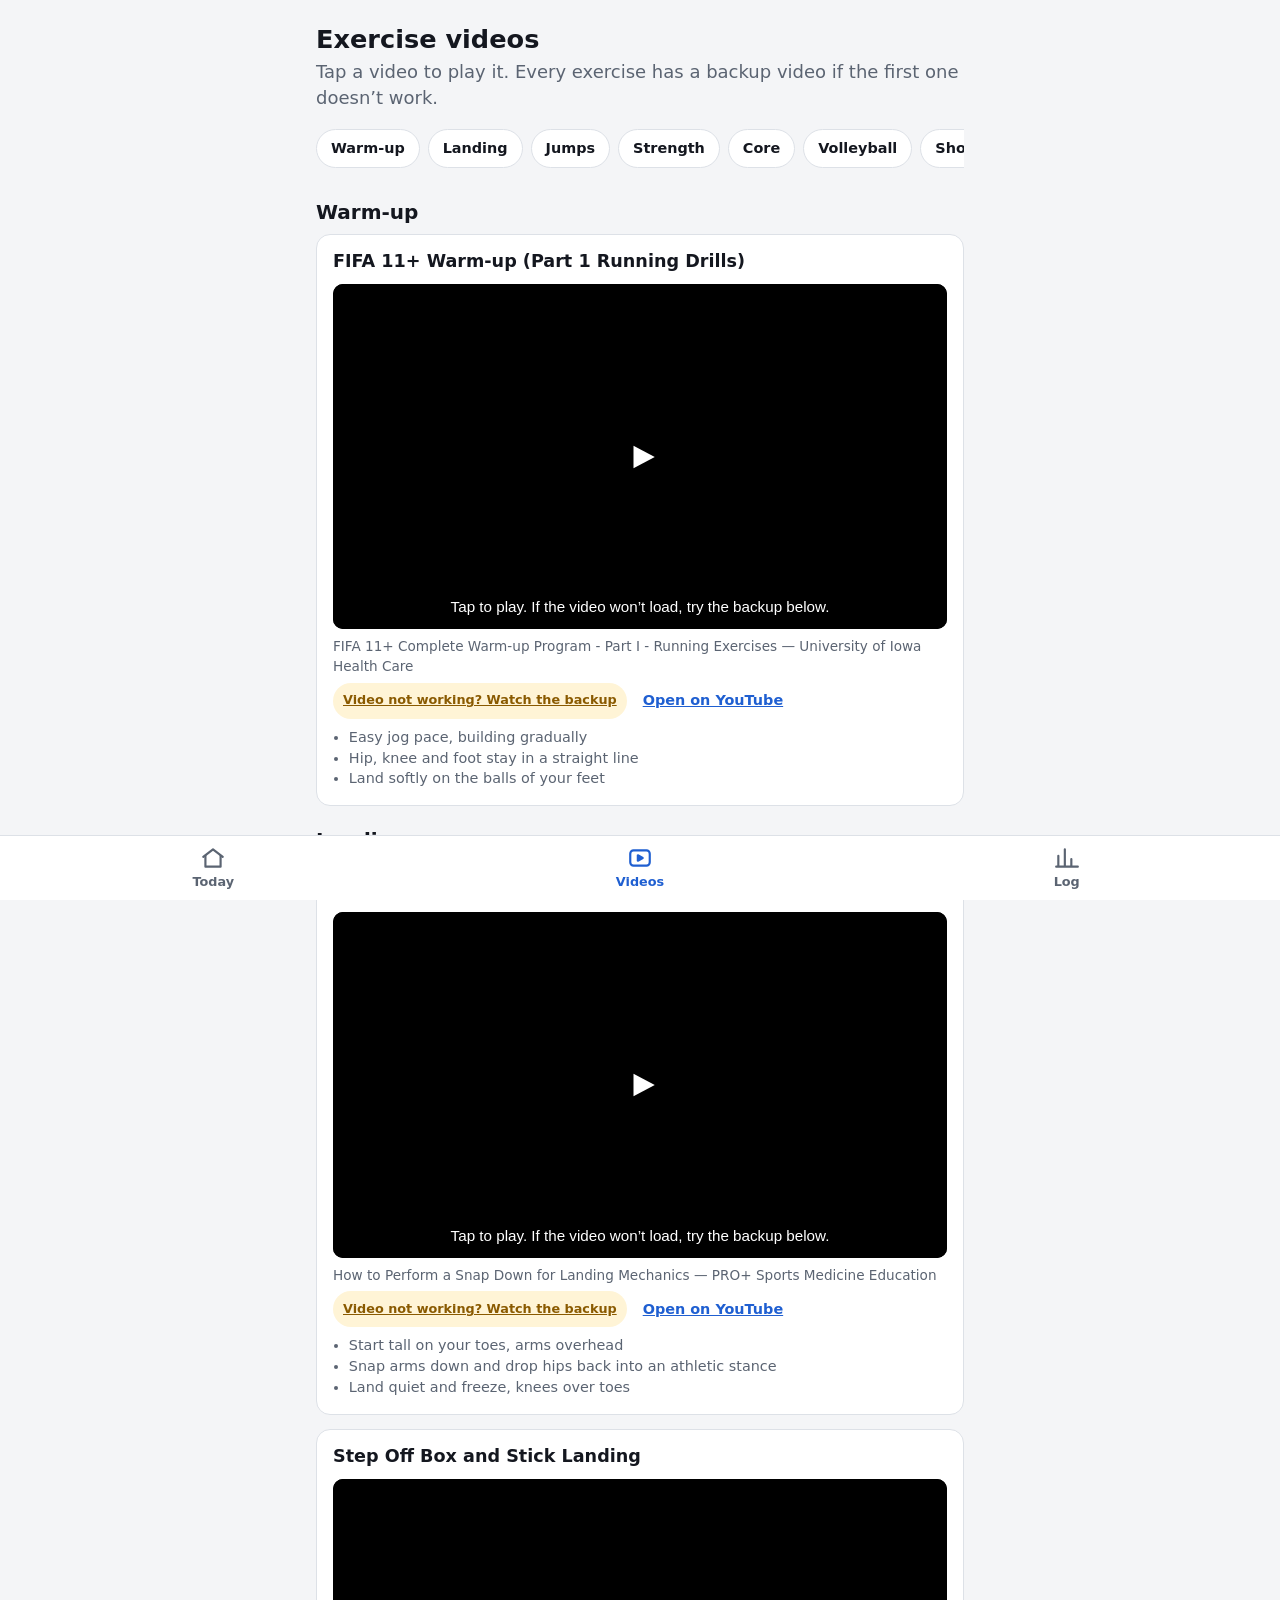
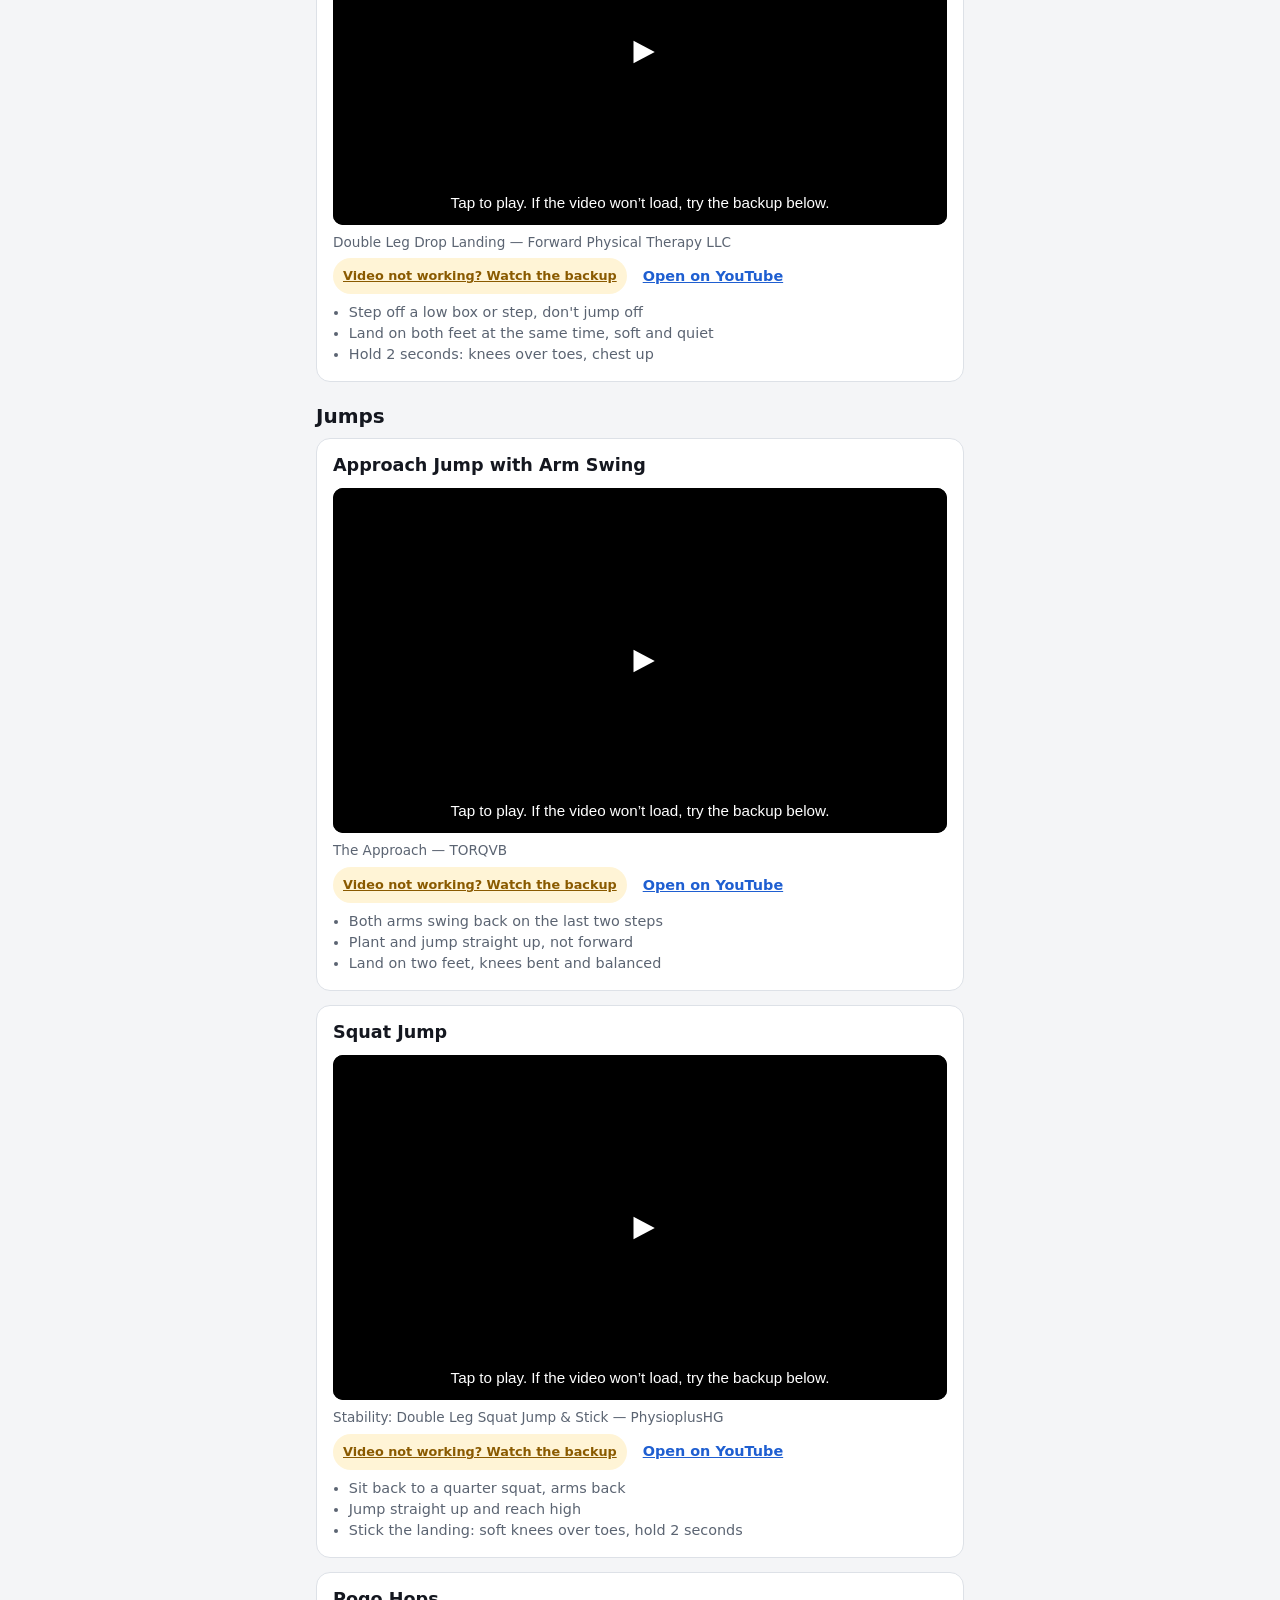
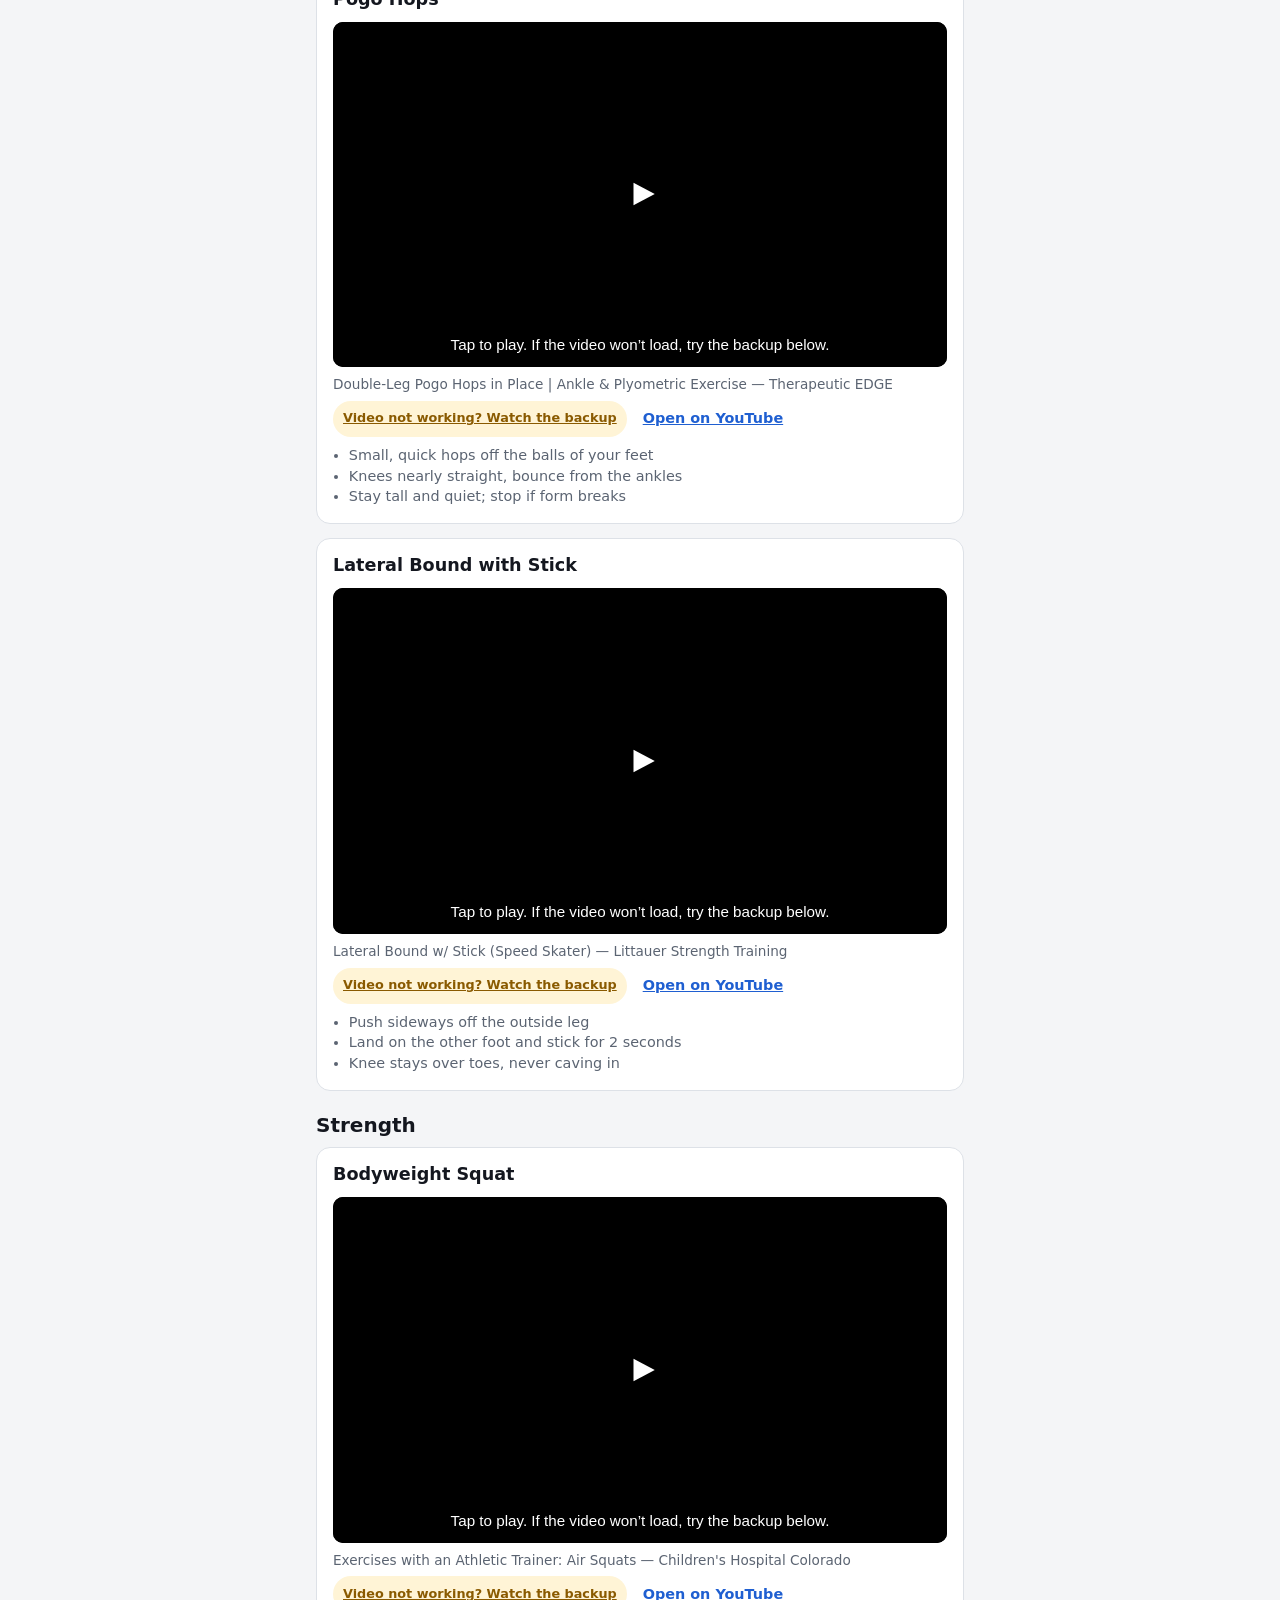
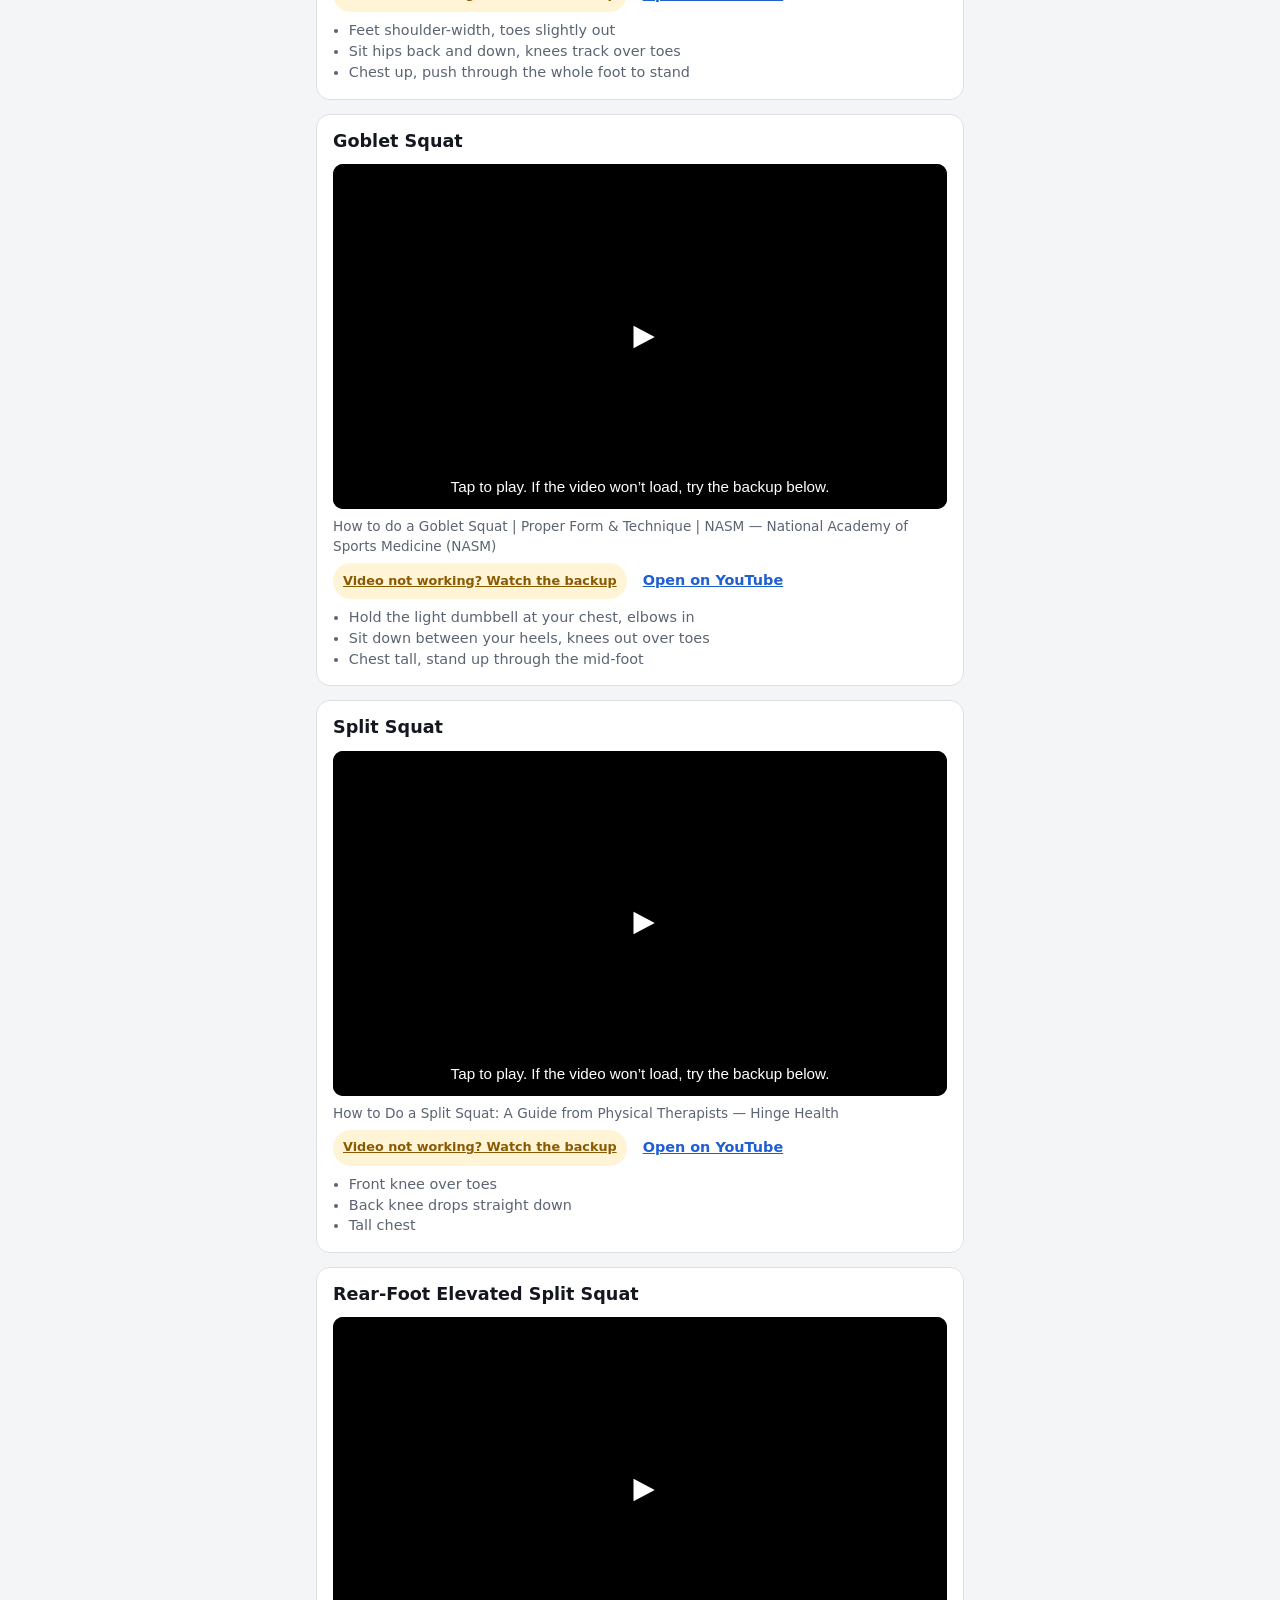
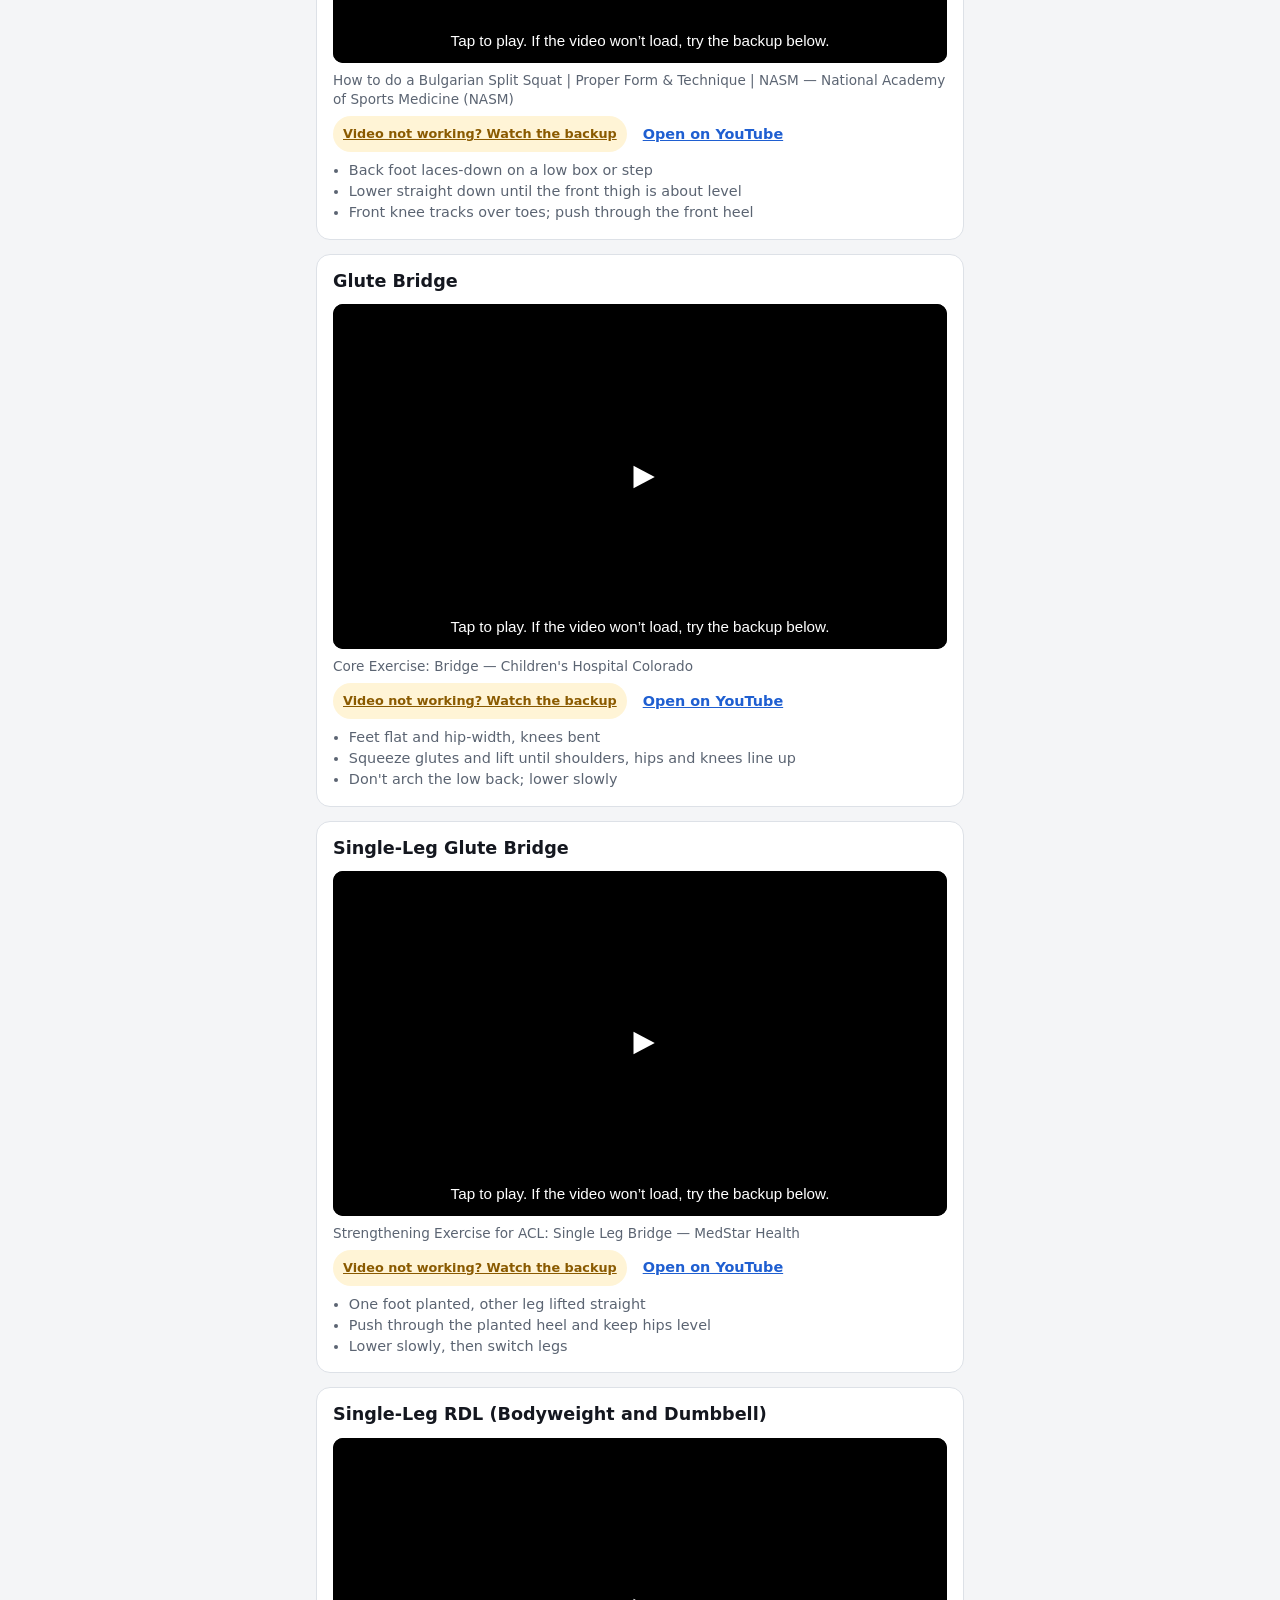
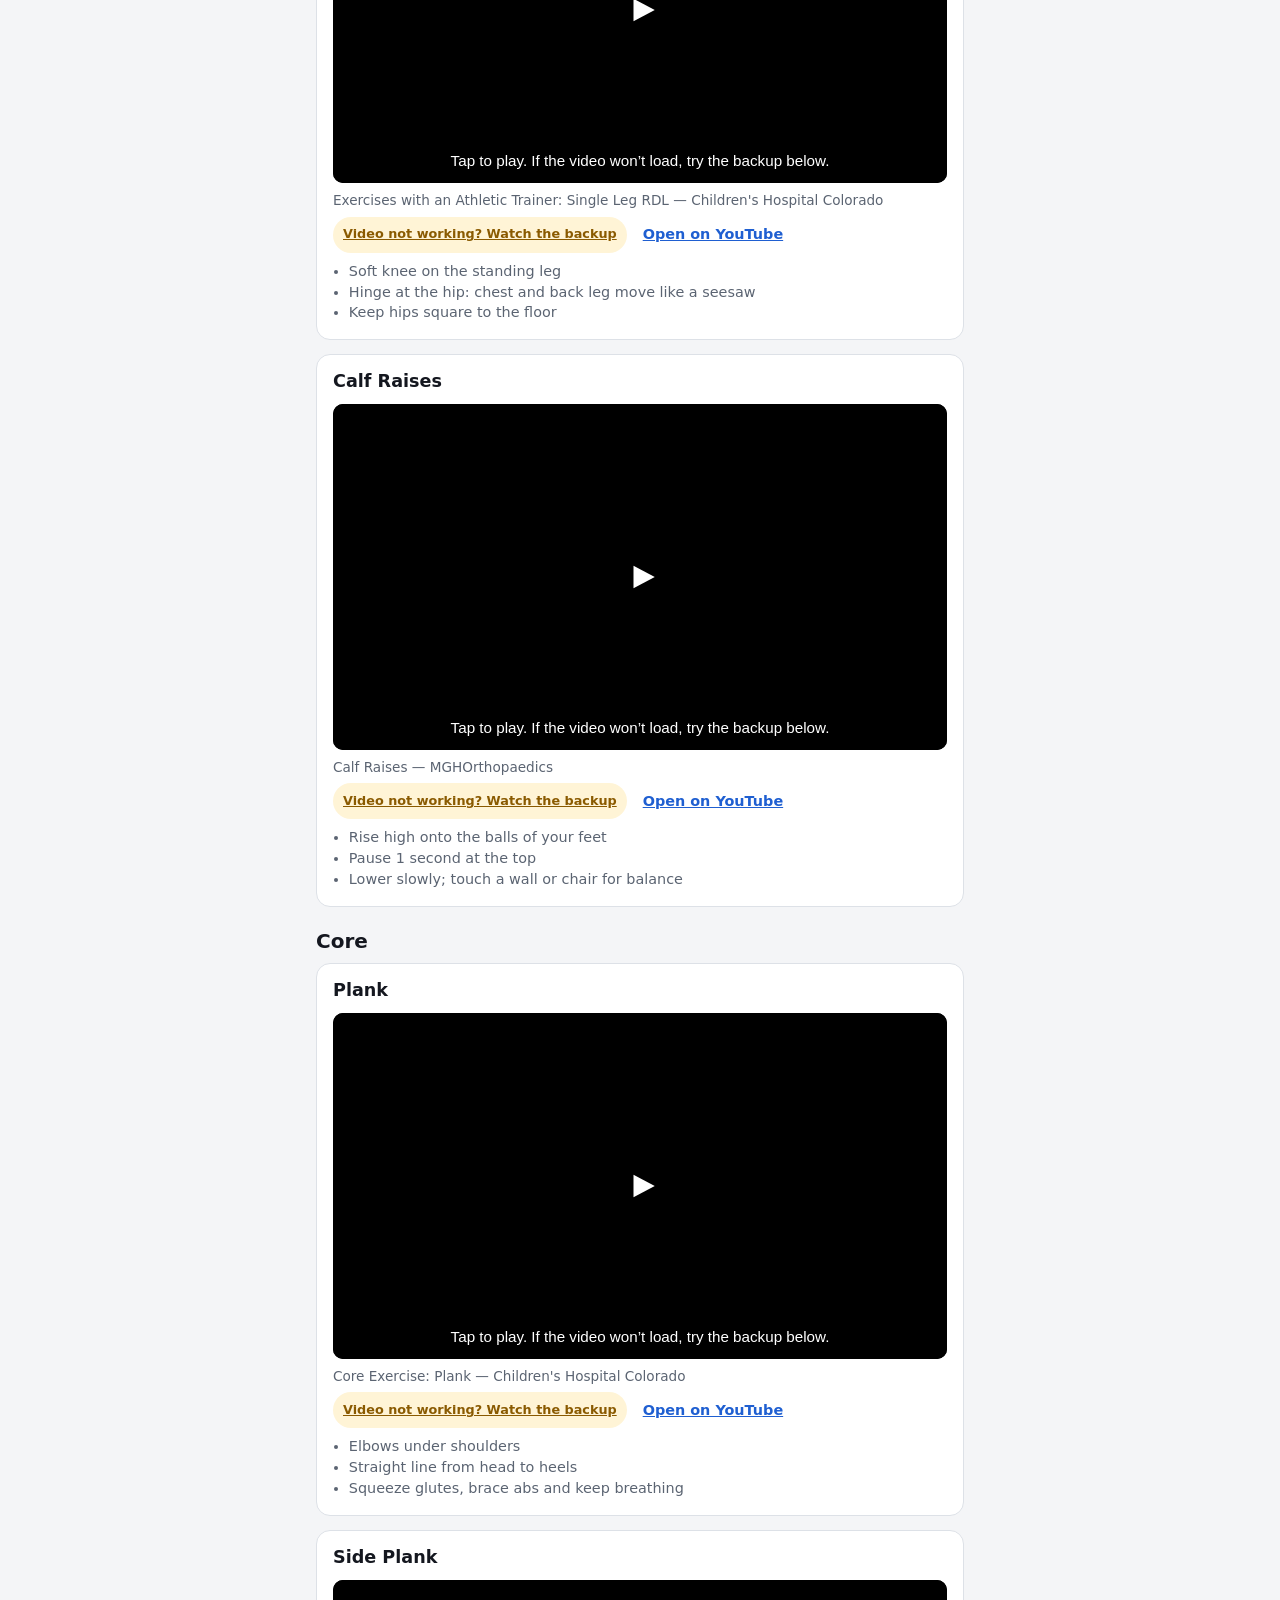
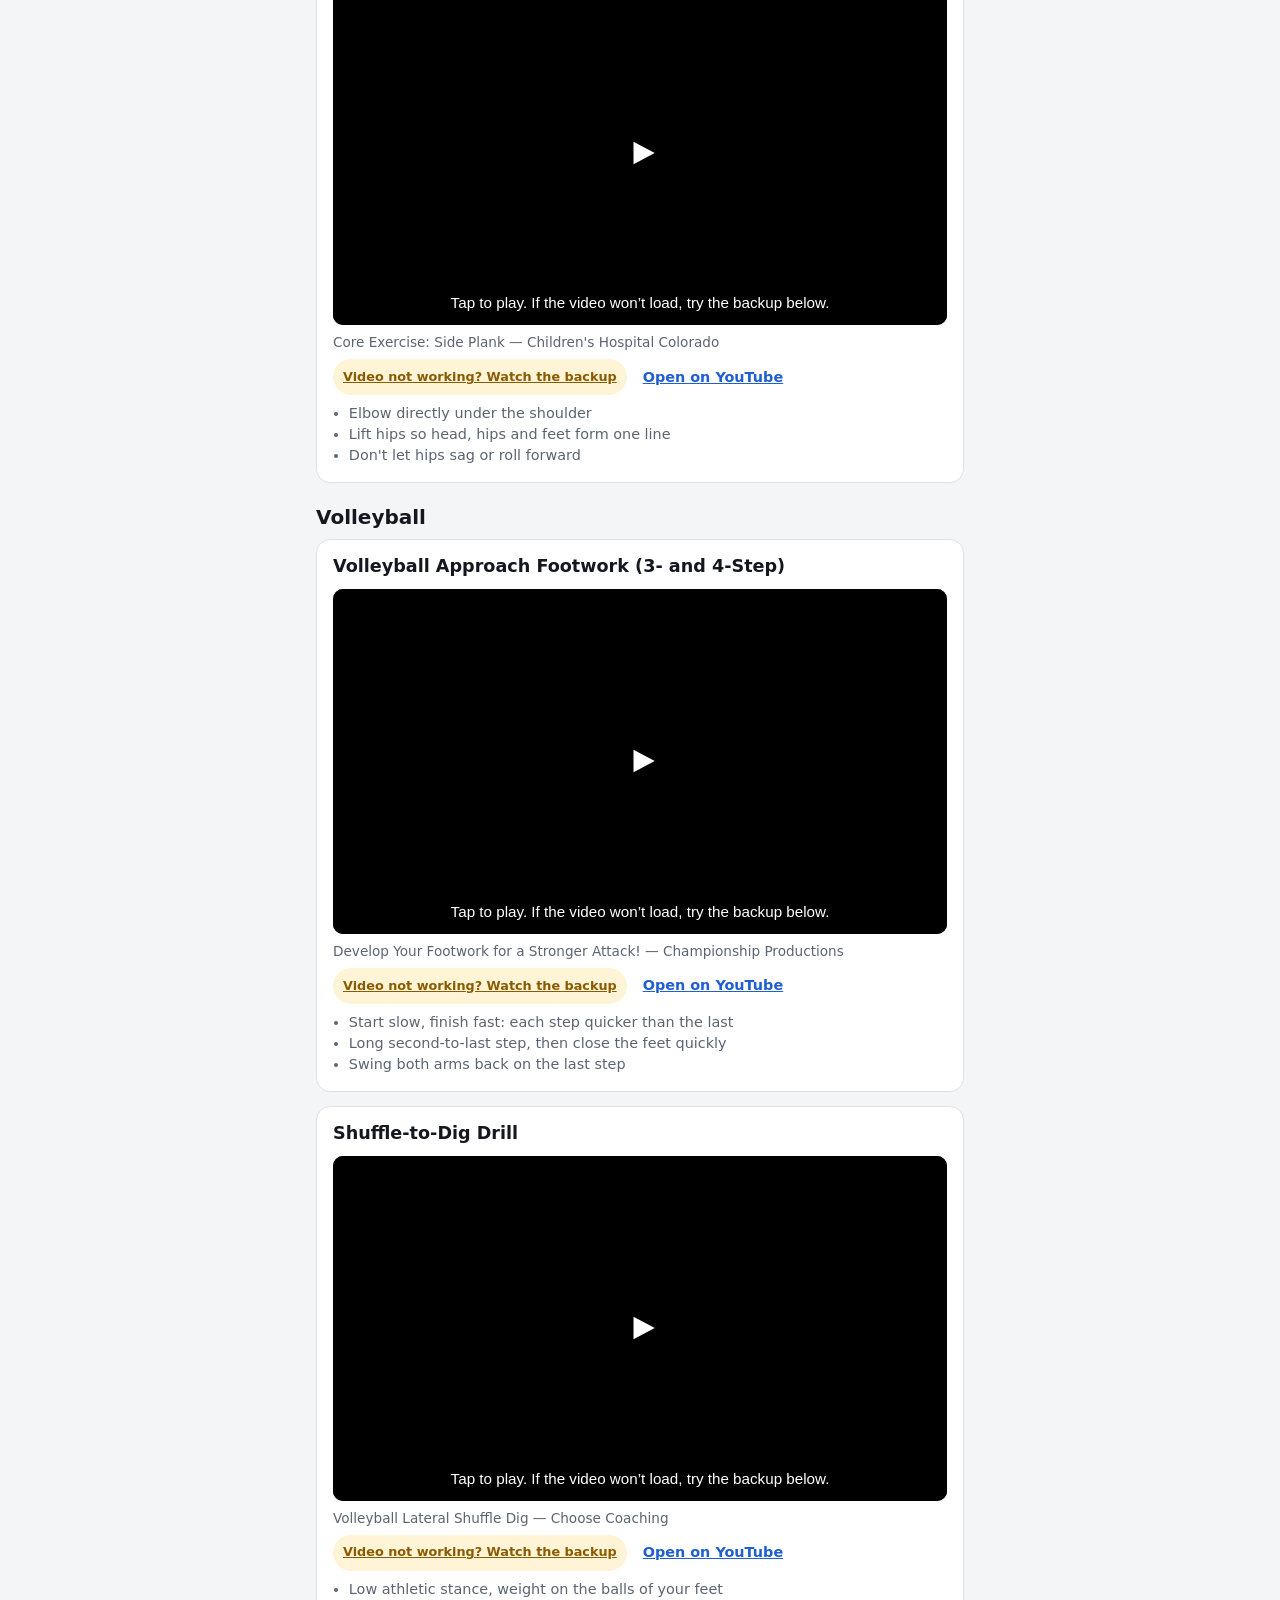
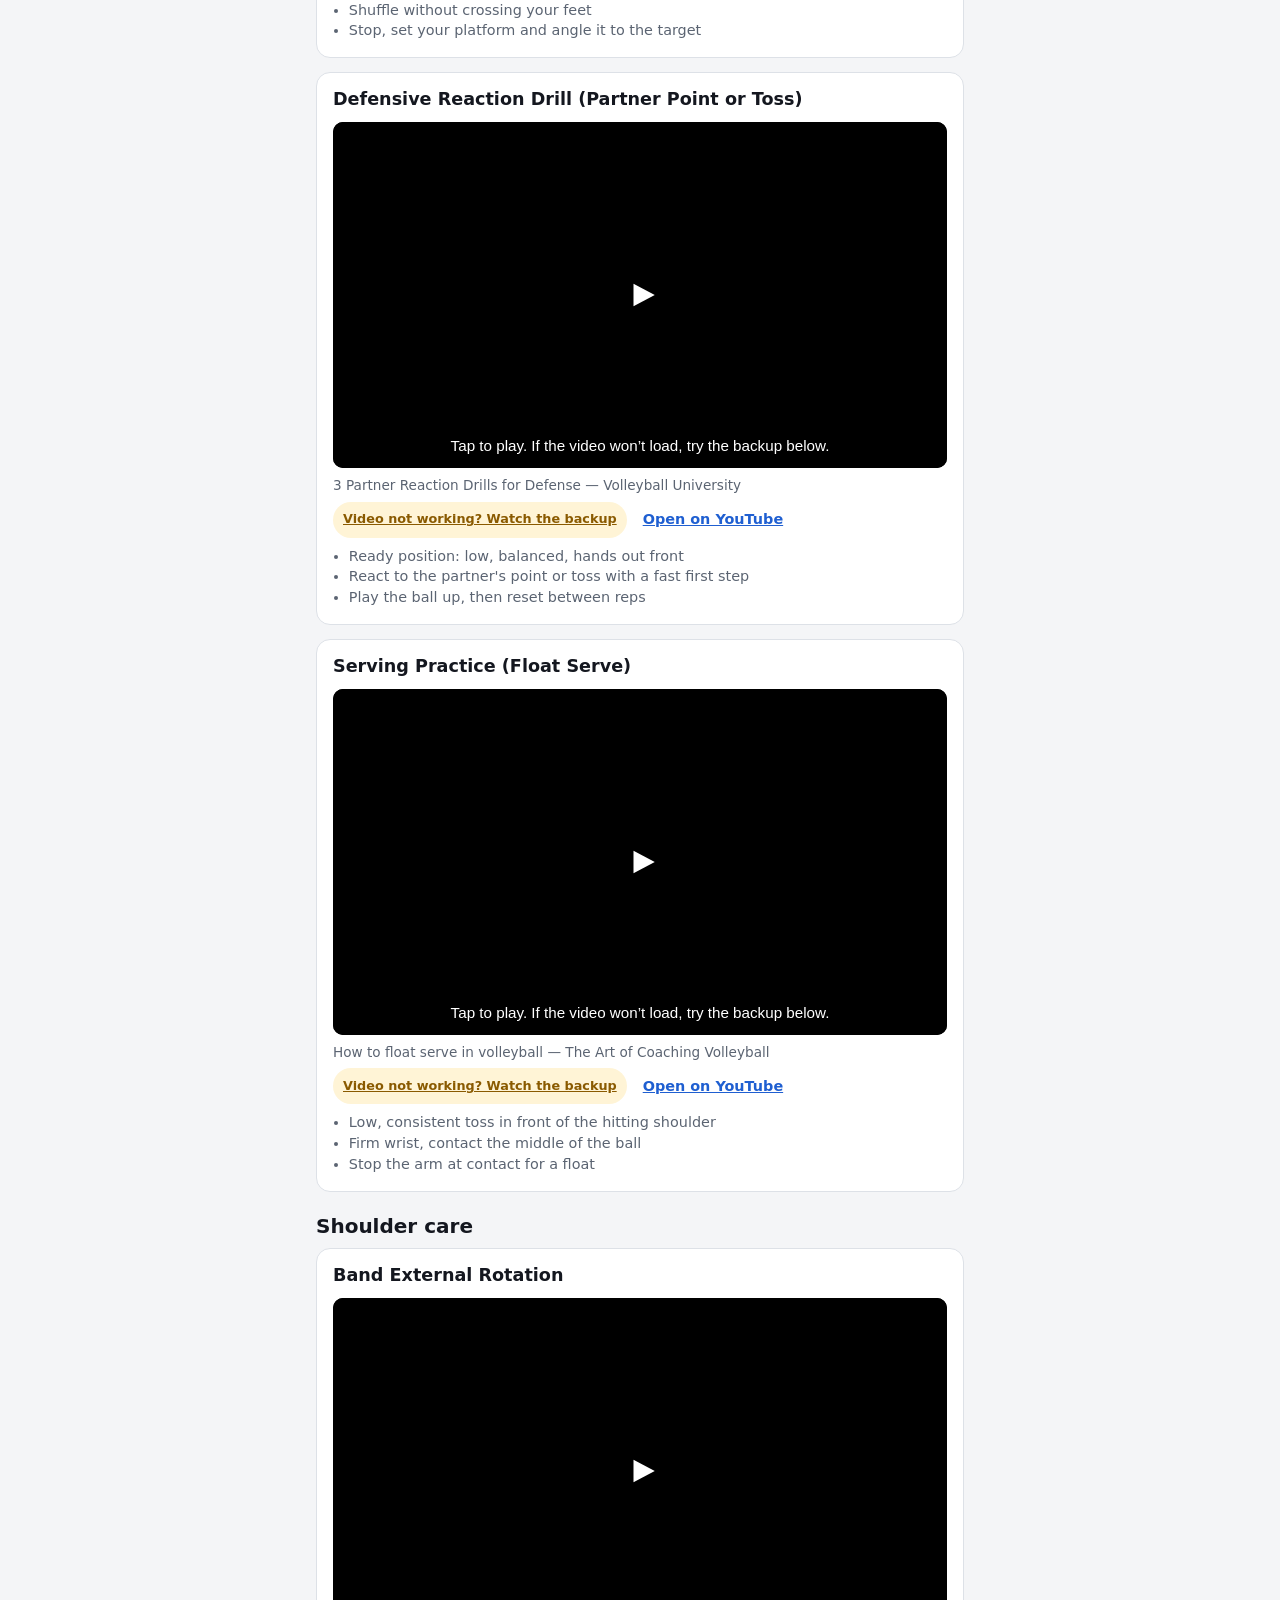
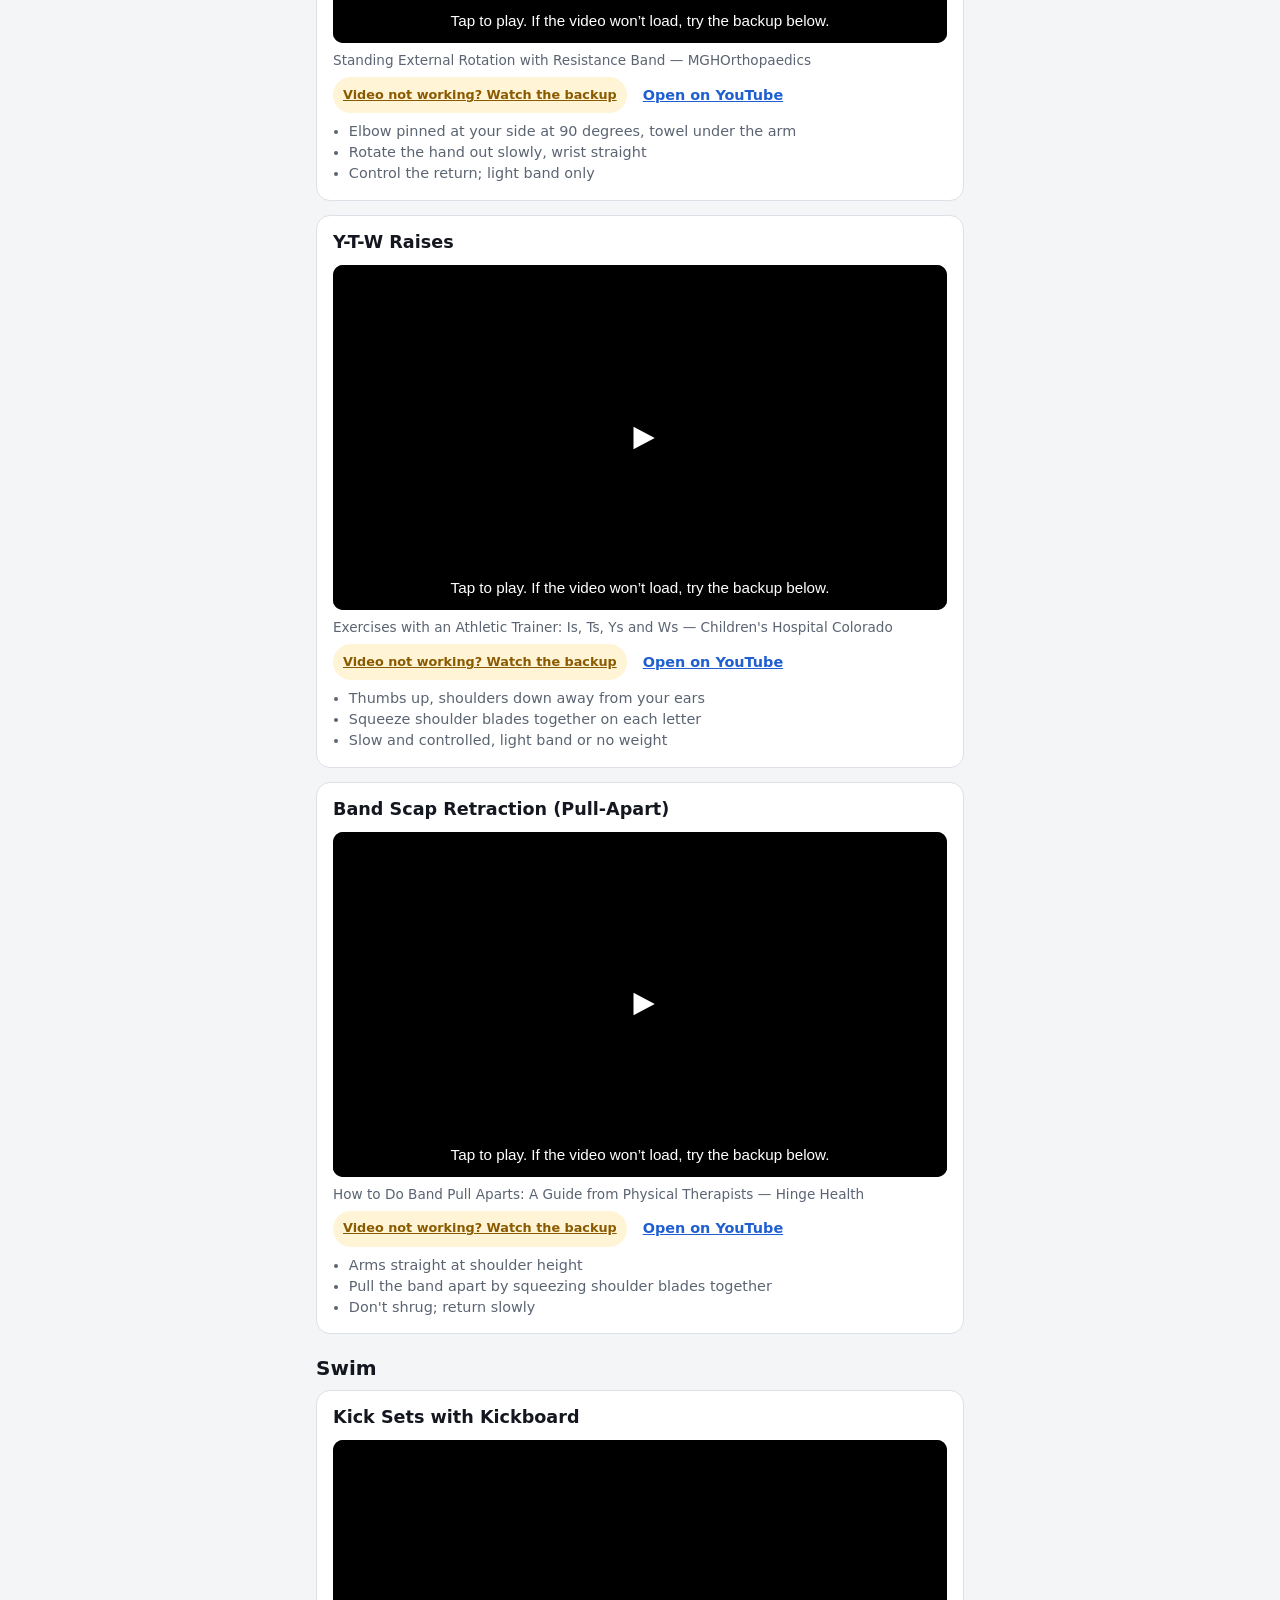
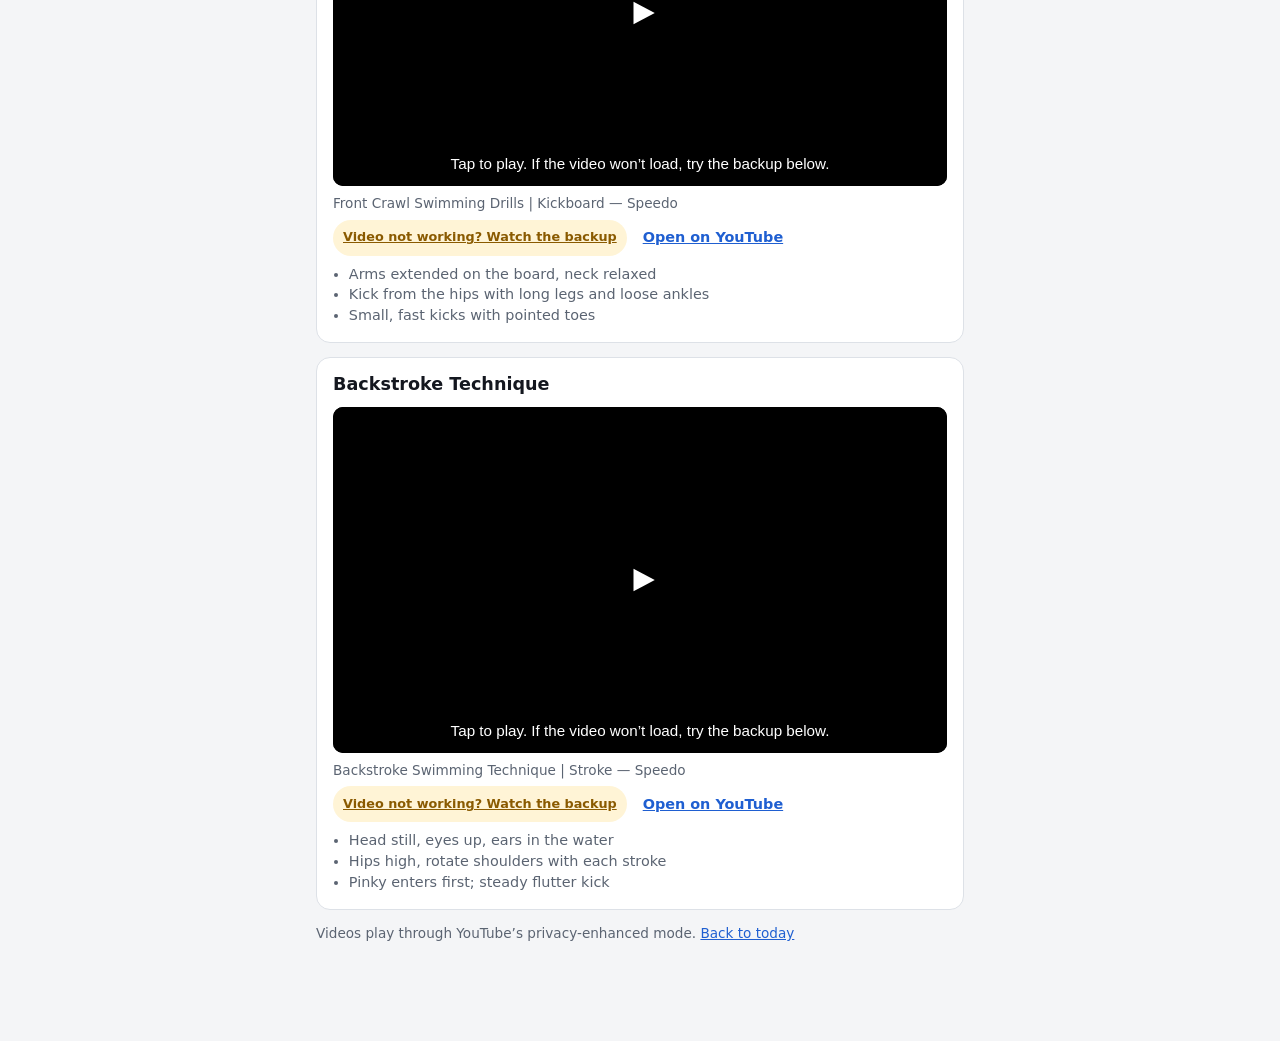
<file: library.html>
<!doctype html>
<html lang="en">
<head>
  <meta charset="utf-8">
  <meta name="viewport" content="width=device-width, initial-scale=1, viewport-fit=cover">
  <title>Exercise Videos · Volleyball Trainer</title>
  <meta name="theme-color" content="#1f5fd1">
  <link rel="manifest" href="manifest.webmanifest">
  <link rel="icon" href="icons/icon-192.png">
  <link rel="apple-touch-icon" href="icons/apple-touch-icon.png">
  <meta name="apple-mobile-web-app-capable" content="yes">
  <meta name="apple-mobile-web-app-title" content="VB Trainer">
  <link rel="stylesheet" href="css/style.css">
  <script type="module" src="js/library.js"></script>
</head>
<body data-nav="library">
  <main>
    <p class="muted">Loading…</p>
  </main>
  <nav class="tabbar" aria-label="Main">
    <a href="index.html" data-nav="home"><svg viewBox="0 0 24 24" fill="none" stroke="currentColor" stroke-width="2" stroke-linecap="round" stroke-linejoin="round" aria-hidden="true"><path d="M3 11l9-7 9 7"/><path d="M5 10v10h14V10"/></svg>Today</a>
    <a href="library.html" data-nav="library"><svg viewBox="0 0 24 24" fill="none" stroke="currentColor" stroke-width="2" stroke-linecap="round" stroke-linejoin="round" aria-hidden="true"><rect x="3" y="5" width="18" height="14" rx="3"/><path d="M10 9.5v5l4.5-2.5z" fill="currentColor"/></svg>Videos</a>
    <a href="log.html" data-nav="log"><svg viewBox="0 0 24 24" fill="none" stroke="currentColor" stroke-width="2" stroke-linecap="round" stroke-linejoin="round" aria-hidden="true"><path d="M4 20V10M10 20V4M16 20v-7M22 20H2"/></svg>Log</a>
  </nav>
</body>
</html>
</file>
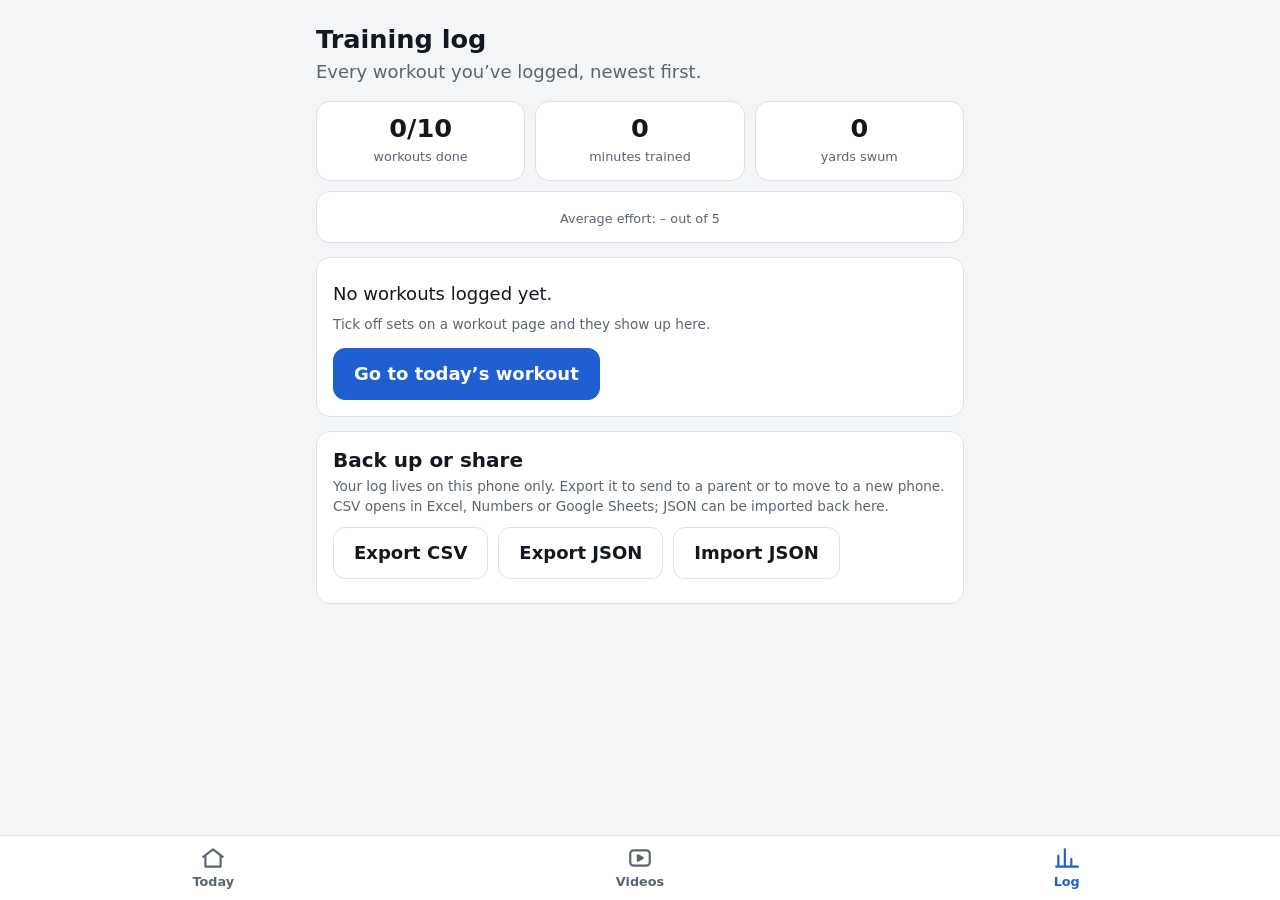
<file: log.html>
<!doctype html>
<html lang="en">
<head>
  <meta charset="utf-8">
  <meta name="viewport" content="width=device-width, initial-scale=1, viewport-fit=cover">
  <title>Training Log · Volleyball Trainer</title>
  <meta name="theme-color" content="#1f5fd1">
  <link rel="manifest" href="manifest.webmanifest">
  <link rel="icon" href="icons/icon-192.png">
  <link rel="apple-touch-icon" href="icons/apple-touch-icon.png">
  <meta name="apple-mobile-web-app-capable" content="yes">
  <meta name="apple-mobile-web-app-title" content="VB Trainer">
  <link rel="stylesheet" href="css/style.css">
  <script type="module" src="js/log.js"></script>
</head>
<body data-nav="log">
  <main>
    <p class="muted">Loading…</p>
  </main>
  <nav class="tabbar" aria-label="Main">
    <a href="index.html" data-nav="home"><svg viewBox="0 0 24 24" fill="none" stroke="currentColor" stroke-width="2" stroke-linecap="round" stroke-linejoin="round" aria-hidden="true"><path d="M3 11l9-7 9 7"/><path d="M5 10v10h14V10"/></svg>Today</a>
    <a href="library.html" data-nav="library"><svg viewBox="0 0 24 24" fill="none" stroke="currentColor" stroke-width="2" stroke-linecap="round" stroke-linejoin="round" aria-hidden="true"><rect x="3" y="5" width="18" height="14" rx="3"/><path d="M10 9.5v5l4.5-2.5z" fill="currentColor"/></svg>Videos</a>
    <a href="log.html" data-nav="log"><svg viewBox="0 0 24 24" fill="none" stroke="currentColor" stroke-width="2" stroke-linecap="round" stroke-linejoin="round" aria-hidden="true"><path d="M4 20V10M10 20V4M16 20v-7M22 20H2"/></svg>Log</a>
  </nav>
</body>
</html>
</file>
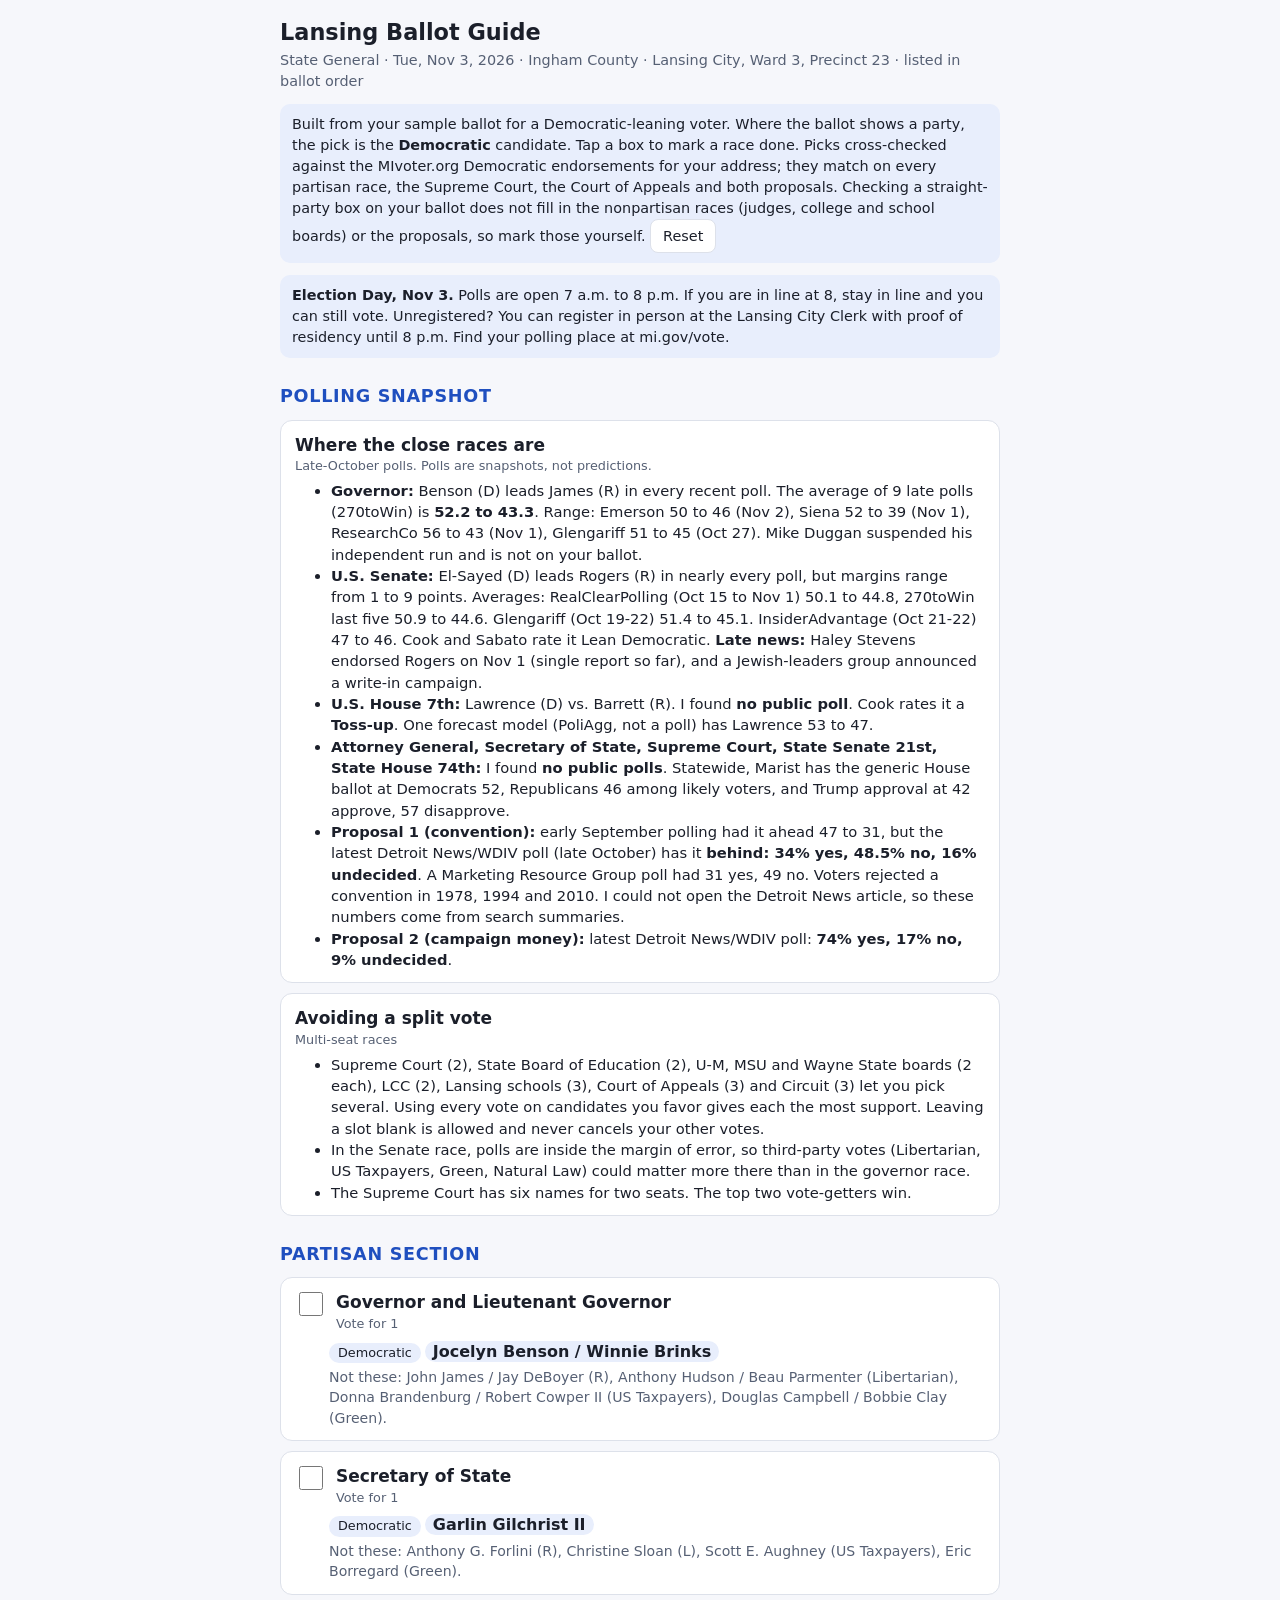
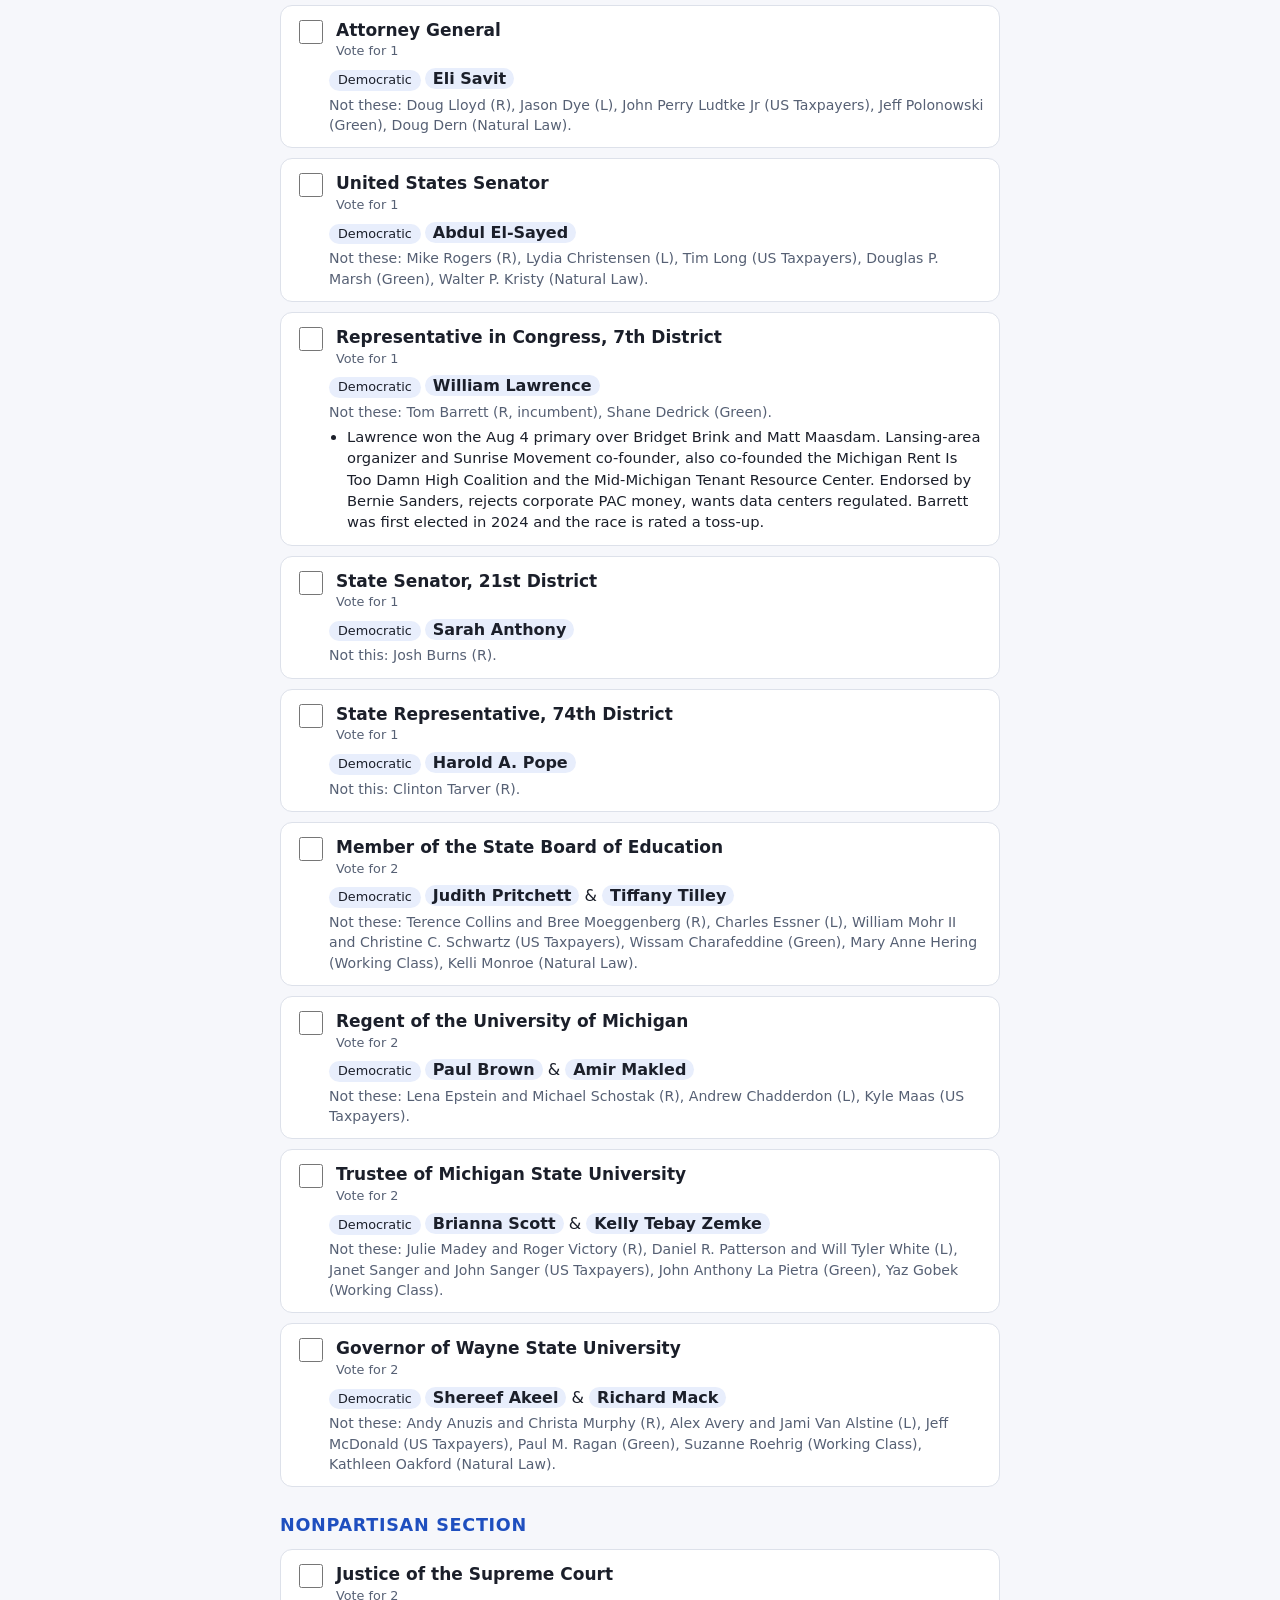
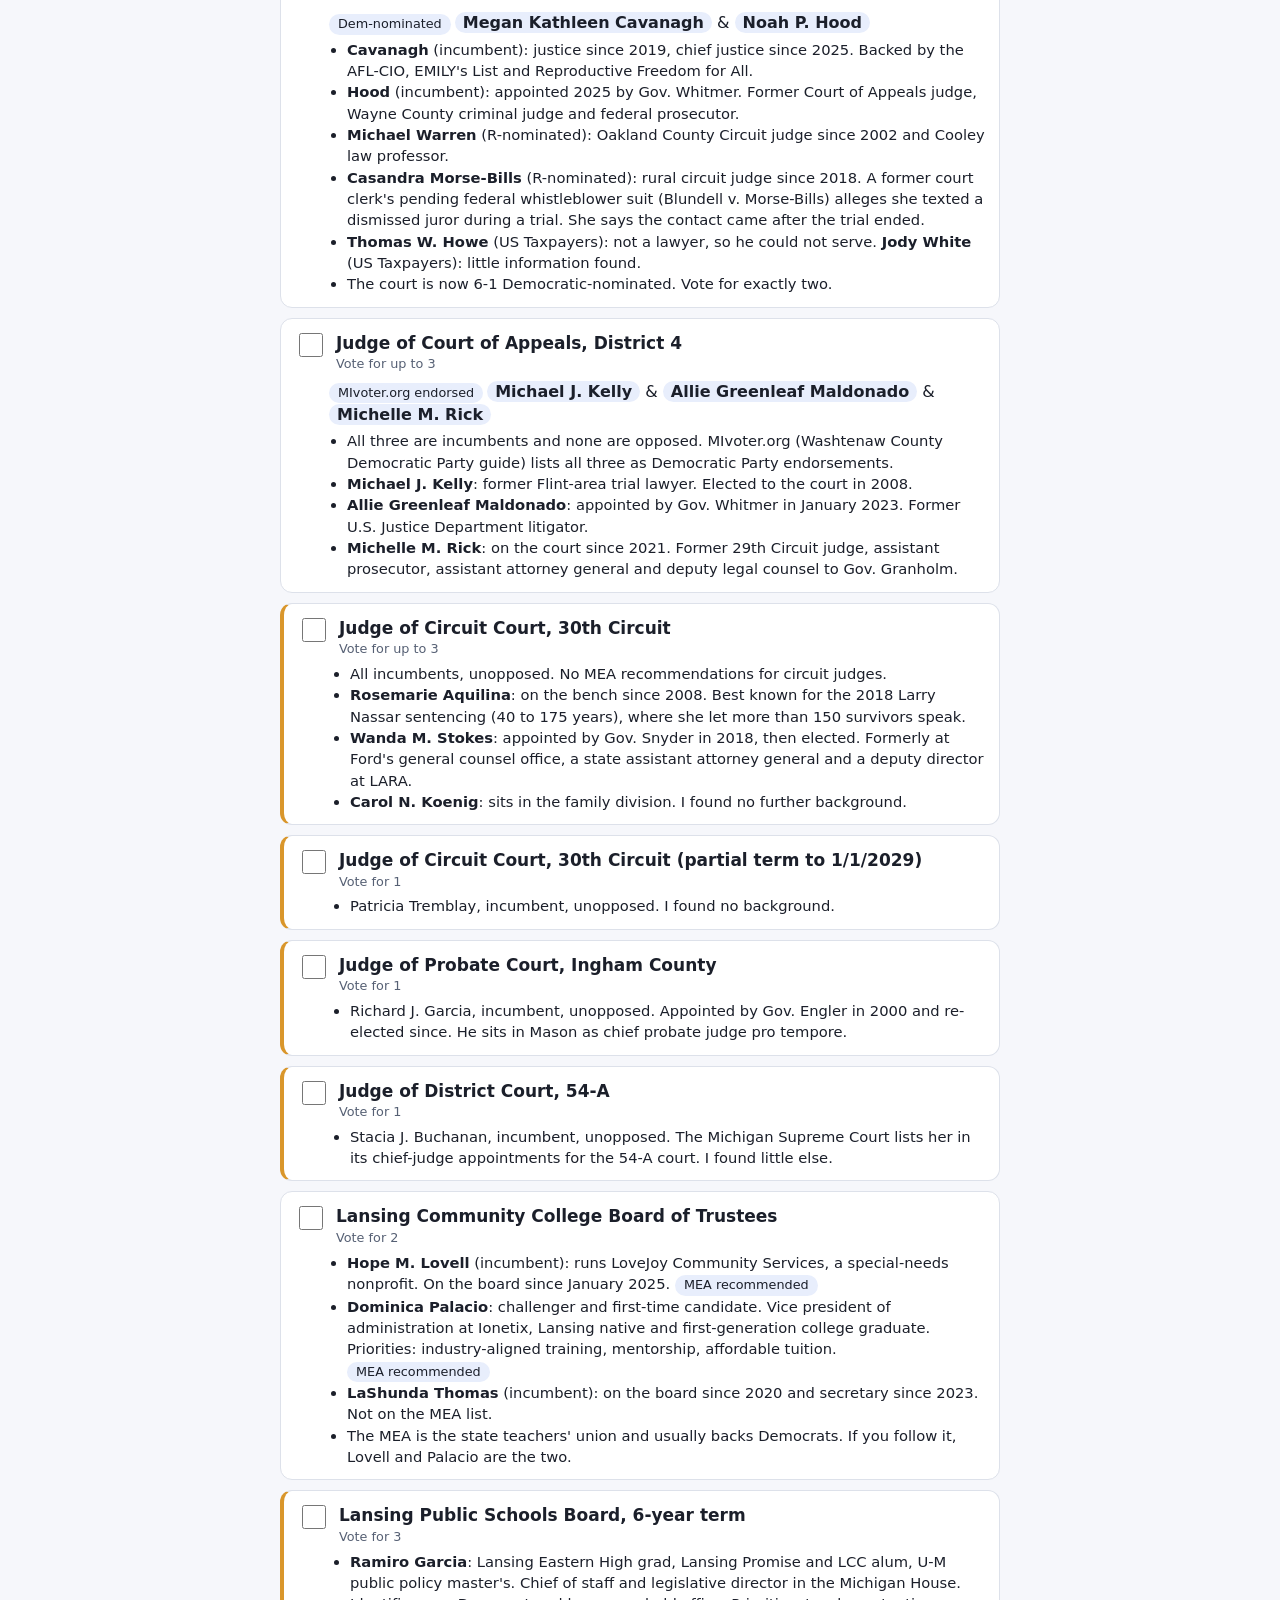
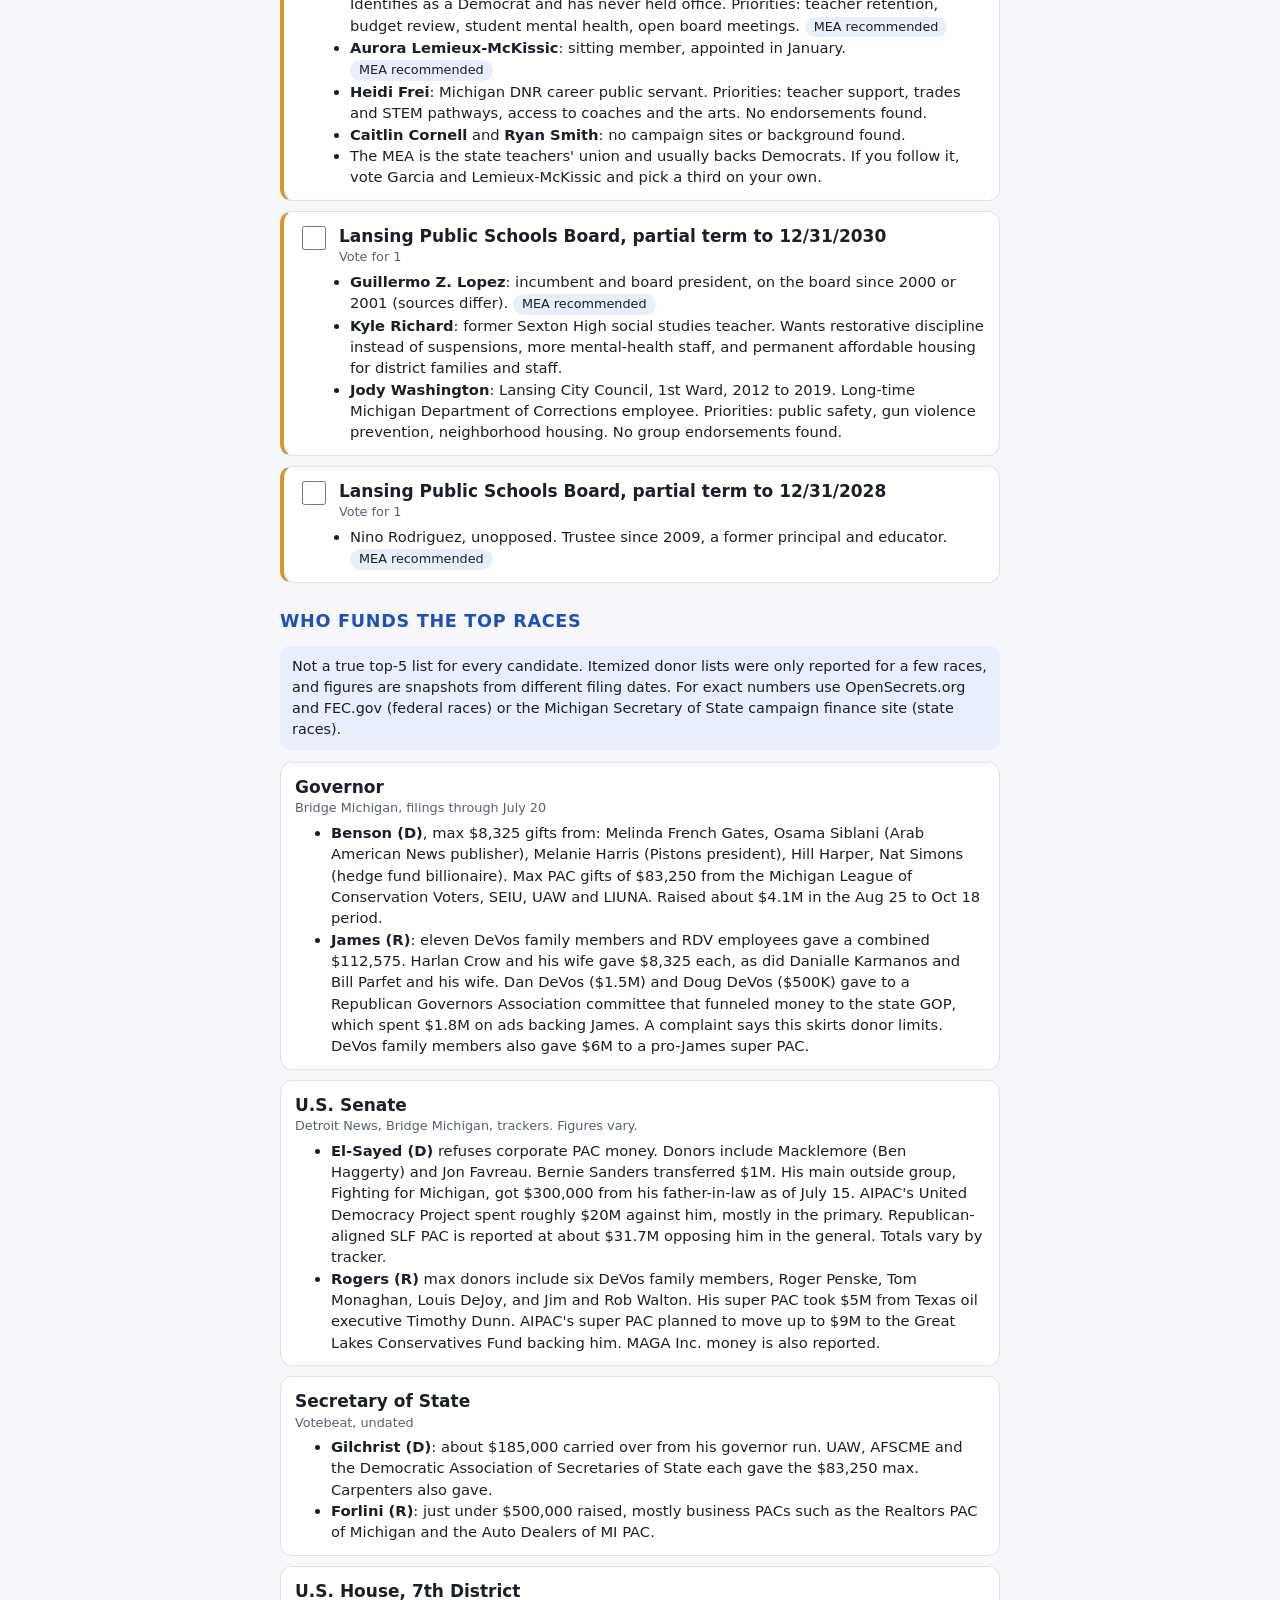
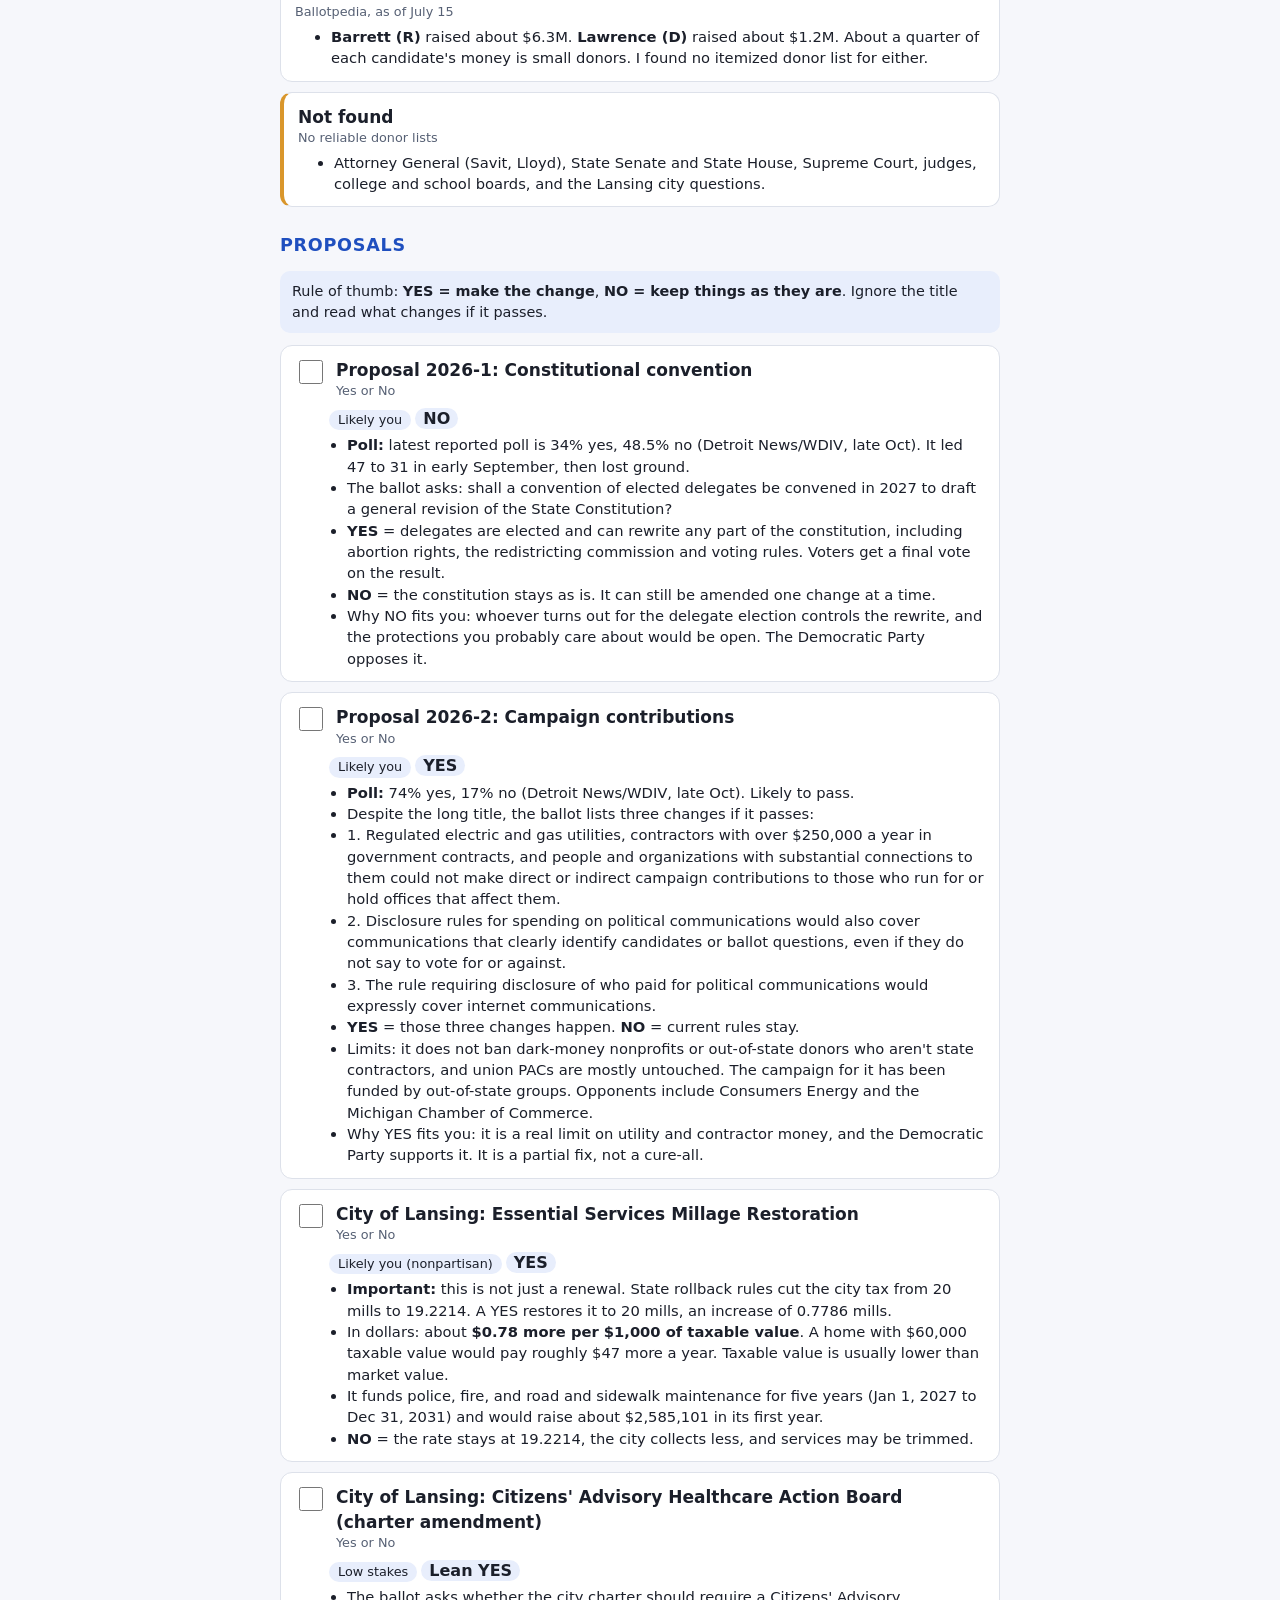
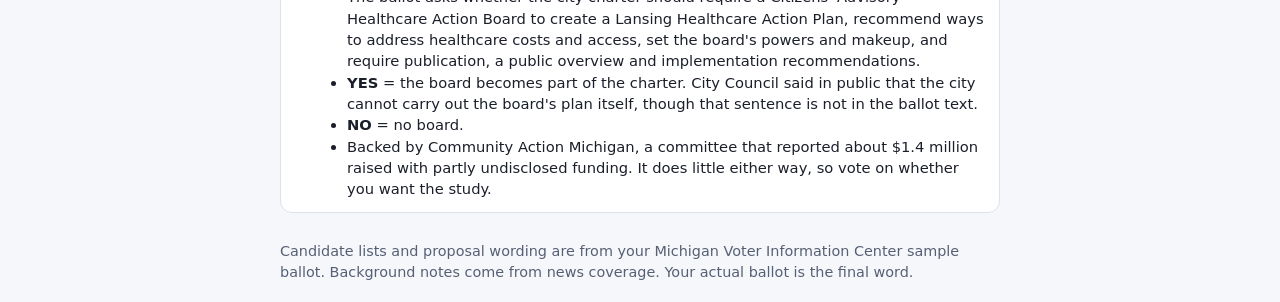
<file: voting-guide.html>
<!doctype html>
<html lang="en">
<head>
<meta charset="utf-8">
<meta name="viewport" content="width=device-width, initial-scale=1">
<title>Lansing Ballot Guide</title>
<style>
  /* Layout: one-column checklist of cards in ballot order, large tap targets for use in a booth. */
  :root { --bg:#f6f7fb; --card:#ffffff; --ink:#1b1f2a; --mute:#566074; --line:#dde1ea; --blue:#1f4fbf; --pill:#e8eefc; --amber:#d9962b; }
  @media (prefers-color-scheme: dark) {
    :root:not([data-theme="light"]) { --bg:#12151c; --card:#1b2029; --ink:#eef1f6; --mute:#a3adbf; --line:#2d3544; --blue:#7aa2ff; --pill:#243052; --amber:#e0a94a; color-scheme: dark; }
  }
  :root[data-theme="dark"] { --bg:#12151c; --card:#1b2029; --ink:#eef1f6; --mute:#a3adbf; --line:#2d3544; --blue:#7aa2ff; --pill:#243052; --amber:#e0a94a; color-scheme: dark; }
  * { box-sizing:border-box; }
  body { margin:0; background:var(--bg); color:var(--ink); font:17px/1.45 system-ui,-apple-system,Segoe UI,Roboto,sans-serif;
         padding-block:8px; padding-left:max(16px, env(safe-area-inset-left, 0px)); padding-right:max(16px, env(safe-area-inset-right, 0px)); }
  main { max-width:720px; margin:0 auto; }
  h1 { font-size:1.4rem; margin:8px 0 2px; text-wrap:balance; }
  h2 { font-size:1.1rem; margin:26px 0 8px; color:var(--blue); text-transform:uppercase; letter-spacing:.04em; }
  .sub { color:var(--mute); font-size:.9rem; margin:0 0 12px; }
  .card { background:var(--card); border:1px solid var(--line); border-radius:12px; padding:12px 14px; margin:10px 0; }
  .card.done { opacity:.55; }
  .head { display:flex; gap:10px; align-items:flex-start; }
  .head input { width:24px; height:24px; margin-top:2px; flex:none; }
  .office { font-weight:700; min-width:0; }
  .note { color:var(--mute); font-size:.88rem; margin:4px 0 0 34px; }
  .pick { margin:6px 0 0 34px; font-size:1rem; }
  .pick b { background:var(--pill); padding:1px 8px; border-radius:99px; }
  .pill { display:inline-block; background:var(--pill); border-radius:99px; padding:1px 9px; font-size:.8rem; margin-right:4px; }
  .warn { border-left:4px solid var(--amber); }
  .banner { background:var(--pill); border-radius:10px; padding:10px 12px; font-size:.9rem; margin:12px 0; }
  ul { margin:4px 0 0 34px; padding-left:18px; font-size:.92rem; }
  button { font:inherit; padding:6px 12px; border-radius:8px; border:1px solid var(--line); background:var(--card); color:var(--ink); }
  .vote { display:block; font-weight:400; font-size:.8rem; color:var(--mute); }
  .vote { display:block; font-weight:400; font-size:.8rem; color:var(--mute); }
  .vote { display:block; font-weight:400; font-size:.8rem; color:var(--mute); }
  .vote { display:block; font-weight:400; font-size:.8rem; color:var(--mute); }
  .vote { display:block; font-weight:400; font-size:.8rem; color:var(--mute); }
  .vote { display:block; font-weight:400; font-size:.8rem; color:var(--mute); }
  input:focus-visible, button:focus-visible { outline:2px solid var(--blue); outline-offset:2px; }
</style>
</head>
<body>
<main>
<h1>Lansing Ballot Guide</h1>
<p class="sub">State General · Tue, Nov 3, 2026 · Ingham County · Lansing City, Ward 3, Precinct 23 · listed in ballot order</p>
<div class="banner">Built from your sample ballot for a Democratic-leaning voter. Where the ballot shows a party, the pick is the <b>Democratic</b> candidate. Tap a box to mark a race done. Picks cross-checked against the MIvoter.org Democratic endorsements for your address; they match on every partisan race, the Supreme Court, the Court of Appeals and both proposals. Checking a straight-party box on your ballot does not fill in the nonpartisan races (judges, college and school boards) or the proposals, so mark those yourself. <button id="reset" onclick="resetAll()">Reset</button></div>
<div class="banner"><b>Election Day, Nov 3.</b> Polls are open 7 a.m. to 8 p.m. If you are in line at 8, stay in line and you can still vote. Unregistered? You can register in person at the Lansing City Clerk with proof of residency until 8 p.m. Find your polling place at mi.gov/vote.</div>
<h2>Polling snapshot</h2>
<div class="card"><div class="office">Where the close races are<span class="vote">Late-October polls. Polls are snapshots, not predictions.</span></div>
<ul style="margin-left:18px">
<li><b>Governor:</b> Benson (D) leads James (R) in every recent poll. The average of 9 late polls (270toWin) is <b>52.2 to 43.3</b>. Range: Emerson 50 to 46 (Nov 2), Siena 52 to 39 (Nov 1), ResearchCo 56 to 43 (Nov 1), Glengariff 51 to 45 (Oct 27). Mike Duggan suspended his independent run and is not on your ballot.</li>
<li><b>U.S. Senate:</b> El-Sayed (D) leads Rogers (R) in nearly every poll, but margins range from 1 to 9 points. Averages: RealClearPolling (Oct 15 to Nov 1) 50.1 to 44.8, 270toWin last five 50.9 to 44.6. Glengariff (Oct 19-22) 51.4 to 45.1. InsiderAdvantage (Oct 21-22) 47 to 46. Cook and Sabato rate it Lean Democratic. <b>Late news:</b> Haley Stevens endorsed Rogers on Nov 1 (single report so far), and a Jewish-leaders group announced a write-in campaign.</li>
<li><b>U.S. House 7th:</b> Lawrence (D) vs. Barrett (R). I found <b>no public poll</b>. Cook rates it a <b>Toss-up</b>. One forecast model (PoliAgg, not a poll) has Lawrence 53 to 47.</li>
<li><b>Attorney General, Secretary of State, Supreme Court, State Senate 21st, State House 74th:</b> I found <b>no public polls</b>. Statewide, Marist has the generic House ballot at Democrats 52, Republicans 46 among likely voters, and Trump approval at 42 approve, 57 disapprove.</li>
<li><b>Proposal 1 (convention):</b> early September polling had it ahead 47 to 31, but the latest Detroit News/WDIV poll (late October) has it <b>behind: 34% yes, 48.5% no, 16% undecided</b>. A Marketing Resource Group poll had 31 yes, 49 no. Voters rejected a convention in 1978, 1994 and 2010. I could not open the Detroit News article, so these numbers come from search summaries.</li>
<li><b>Proposal 2 (campaign money):</b> latest Detroit News/WDIV poll: <b>74% yes, 17% no, 9% undecided</b>.</li>
</ul></div>
<div class="card"><div class="office">Avoiding a split vote<span class="vote">Multi-seat races</span></div>
<ul style="margin-left:18px">
<li>Supreme Court (2), State Board of Education (2), U-M, MSU and Wayne State boards (2 each), LCC (2), Lansing schools (3), Court of Appeals (3) and Circuit (3) let you pick several. Using every vote on candidates you favor gives each the most support. Leaving a slot blank is allowed and never cancels your other votes.</li>
<li>In the Senate race, polls are inside the margin of error, so third-party votes (Libertarian, US Taxpayers, Green, Natural Law) could matter more there than in the governor race.</li>
<li>The Supreme Court has six names for two seats. The top two vote-getters win.</li>
</ul></div>
<h2>Partisan section</h2>
<div class="card"><label class="head"><input type="checkbox"><span class="office">Governor and Lieutenant Governor<span class="vote">Vote for 1</span></span></label><div class="pick"><span class="pill">Democratic</span><b>Jocelyn Benson / Winnie Brinks</b></div><div class="note">Not these: John James / Jay DeBoyer (R), Anthony Hudson / Beau Parmenter (Libertarian), Donna Brandenburg / Robert Cowper II (US Taxpayers), Douglas Campbell / Bobbie Clay (Green).</div></div>
<div class="card"><label class="head"><input type="checkbox"><span class="office">Secretary of State<span class="vote">Vote for 1</span></span></label><div class="pick"><span class="pill">Democratic</span><b>Garlin Gilchrist II</b></div><div class="note">Not these: Anthony G. Forlini (R), Christine Sloan (L), Scott E. Aughney (US Taxpayers), Eric Borregard (Green).</div></div>
<div class="card"><label class="head"><input type="checkbox"><span class="office">Attorney General<span class="vote">Vote for 1</span></span></label><div class="pick"><span class="pill">Democratic</span><b>Eli Savit</b></div><div class="note">Not these: Doug Lloyd (R), Jason Dye (L), John Perry Ludtke Jr (US Taxpayers), Jeff Polonowski (Green), Doug Dern (Natural Law).</div></div>
<div class="card"><label class="head"><input type="checkbox"><span class="office">United States Senator<span class="vote">Vote for 1</span></span></label><div class="pick"><span class="pill">Democratic</span><b>Abdul El-Sayed</b></div><div class="note">Not these: Mike Rogers (R), Lydia Christensen (L), Tim Long (US Taxpayers), Douglas P. Marsh (Green), Walter P. Kristy (Natural Law).</div></div>
<div class="card"><label class="head"><input type="checkbox"><span class="office">Representative in Congress, 7th District<span class="vote">Vote for 1</span></span></label><div class="pick"><span class="pill">Democratic</span><b>William Lawrence</b></div><div class="note">Not these: Tom Barrett (R, incumbent), Shane Dedrick (Green).</div><ul><li>Lawrence won the Aug 4 primary over Bridget Brink and Matt Maasdam. Lansing-area organizer and Sunrise Movement co-founder, also co-founded the Michigan Rent Is Too Damn High Coalition and the Mid-Michigan Tenant Resource Center. Endorsed by Bernie Sanders, rejects corporate PAC money, wants data centers regulated. Barrett was first elected in 2024 and the race is rated a toss-up.</li></ul></div>
<div class="card"><label class="head"><input type="checkbox"><span class="office">State Senator, 21st District<span class="vote">Vote for 1</span></span></label><div class="pick"><span class="pill">Democratic</span><b>Sarah Anthony</b></div><div class="note">Not this: Josh Burns (R).</div></div>
<div class="card"><label class="head"><input type="checkbox"><span class="office">State Representative, 74th District<span class="vote">Vote for 1</span></span></label><div class="pick"><span class="pill">Democratic</span><b>Harold A. Pope</b></div><div class="note">Not this: Clinton Tarver (R).</div></div>
<div class="card"><label class="head"><input type="checkbox"><span class="office">Member of the State Board of Education<span class="vote">Vote for 2</span></span></label><div class="pick"><span class="pill">Democratic</span><b>Judith Pritchett</b> &amp; <b>Tiffany Tilley</b></div><div class="note">Not these: Terence Collins and Bree Moeggenberg (R), Charles Essner (L), William Mohr II and Christine C. Schwartz (US Taxpayers), Wissam Charafeddine (Green), Mary Anne Hering (Working Class), Kelli Monroe (Natural Law).</div></div>
<div class="card"><label class="head"><input type="checkbox"><span class="office">Regent of the University of Michigan<span class="vote">Vote for 2</span></span></label><div class="pick"><span class="pill">Democratic</span><b>Paul Brown</b> &amp; <b>Amir Makled</b></div><div class="note">Not these: Lena Epstein and Michael Schostak (R), Andrew Chadderdon (L), Kyle Maas (US Taxpayers).</div></div>
<div class="card"><label class="head"><input type="checkbox"><span class="office">Trustee of Michigan State University<span class="vote">Vote for 2</span></span></label><div class="pick"><span class="pill">Democratic</span><b>Brianna Scott</b> &amp; <b>Kelly Tebay Zemke</b></div><div class="note">Not these: Julie Madey and Roger Victory (R), Daniel R. Patterson and Will Tyler White (L), Janet Sanger and John Sanger (US Taxpayers), John Anthony La Pietra (Green), Yaz Gobek (Working Class).</div></div>
<div class="card"><label class="head"><input type="checkbox"><span class="office">Governor of Wayne State University<span class="vote">Vote for 2</span></span></label><div class="pick"><span class="pill">Democratic</span><b>Shereef Akeel</b> &amp; <b>Richard Mack</b></div><div class="note">Not these: Andy Anuzis and Christa Murphy (R), Alex Avery and Jami Van Alstine (L), Jeff McDonald (US Taxpayers), Paul M. Ragan (Green), Suzanne Roehrig (Working Class), Kathleen Oakford (Natural Law).</div></div>
<h2>Nonpartisan section</h2>
<div class="card"><label class="head"><input type="checkbox"><span class="office">Justice of the Supreme Court<span class="vote">Vote for 2</span></span></label><div class="pick"><span class="pill">Dem-nominated</span><b>Megan Kathleen Cavanagh</b> &amp; <b>Noah P. Hood</b></div><ul><li><b>Cavanagh</b> (incumbent): justice since 2019, chief justice since 2025. Backed by the AFL-CIO, EMILY's List and Reproductive Freedom for All.</li><li><b>Hood</b> (incumbent): appointed 2025 by Gov. Whitmer. Former Court of Appeals judge, Wayne County criminal judge and federal prosecutor.</li><li><b>Michael Warren</b> (R-nominated): Oakland County Circuit judge since 2002 and Cooley law professor.</li><li><b>Casandra Morse-Bills</b> (R-nominated): rural circuit judge since 2018. A former court clerk's pending federal whistleblower suit (Blundell v. Morse-Bills) alleges she texted a dismissed juror during a trial. She says the contact came after the trial ended.</li><li><b>Thomas W. Howe</b> (US Taxpayers): not a lawyer, so he could not serve. <b>Jody White</b> (US Taxpayers): little information found.</li><li>The court is now 6-1 Democratic-nominated. Vote for exactly two.</li></ul></div>
<div class="card"><label class="head"><input type="checkbox"><span class="office">Judge of Court of Appeals, District 4<span class="vote">Vote for up to 3</span></span></label><div class="pick"><span class="pill">MIvoter.org endorsed</span><b>Michael J. Kelly</b> &amp; <b>Allie Greenleaf Maldonado</b> &amp; <b>Michelle M. Rick</b></div><ul><li>All three are incumbents and none are opposed. MIvoter.org (Washtenaw County Democratic Party guide) lists all three as Democratic Party endorsements.</li><li><b>Michael J. Kelly</b>: former Flint-area trial lawyer. Elected to the court in 2008.</li><li><b>Allie Greenleaf Maldonado</b>: appointed by Gov. Whitmer in January 2023. Former U.S. Justice Department litigator.</li><li><b>Michelle M. Rick</b>: on the court since 2021. Former 29th Circuit judge, assistant prosecutor, assistant attorney general and deputy legal counsel to Gov. Granholm.</li></ul></div>
<div class="card warn"><label class="head"><input type="checkbox"><span class="office">Judge of Circuit Court, 30th Circuit<span class="vote">Vote for up to 3</span></span></label><ul><li>All incumbents, unopposed. No MEA recommendations for circuit judges.</li><li><b>Rosemarie Aquilina</b>: on the bench since 2008. Best known for the 2018 Larry Nassar sentencing (40 to 175 years), where she let more than 150 survivors speak.</li><li><b>Wanda M. Stokes</b>: appointed by Gov. Snyder in 2018, then elected. Formerly at Ford's general counsel office, a state assistant attorney general and a deputy director at LARA.</li><li><b>Carol N. Koenig</b>: sits in the family division. I found no further background.</li></ul></div>
<div class="card warn"><label class="head"><input type="checkbox"><span class="office">Judge of Circuit Court, 30th Circuit (partial term to 1/1/2029)<span class="vote">Vote for 1</span></span></label><ul><li>Patricia Tremblay, incumbent, unopposed. I found no background.</li></ul></div>
<div class="card warn"><label class="head"><input type="checkbox"><span class="office">Judge of Probate Court, Ingham County<span class="vote">Vote for 1</span></span></label><ul><li>Richard J. Garcia, incumbent, unopposed. Appointed by Gov. Engler in 2000 and re-elected since. He sits in Mason as chief probate judge pro tempore.</li></ul></div>
<div class="card warn"><label class="head"><input type="checkbox"><span class="office">Judge of District Court, 54-A<span class="vote">Vote for 1</span></span></label><ul><li>Stacia J. Buchanan, incumbent, unopposed. The Michigan Supreme Court lists her in its chief-judge appointments for the 54-A court. I found little else.</li></ul></div>
<div class="card"><label class="head"><input type="checkbox"><span class="office">Lansing Community College Board of Trustees<span class="vote">Vote for 2</span></span></label><ul><li><b>Hope M. Lovell</b> (incumbent): runs LoveJoy Community Services, a special-needs nonprofit. On the board since January 2025. <span class="pill">MEA recommended</span></li><li><b>Dominica Palacio</b>: challenger and first-time candidate. Vice president of administration at Ionetix, Lansing native and first-generation college graduate. Priorities: industry-aligned training, mentorship, affordable tuition. <span class="pill">MEA recommended</span></li><li><b>LaShunda Thomas</b> (incumbent): on the board since 2020 and secretary since 2023. Not on the MEA list.</li><li>The MEA is the state teachers' union and usually backs Democrats. If you follow it, Lovell and Palacio are the two.</li></ul></div>
<div class="card warn"><label class="head"><input type="checkbox"><span class="office">Lansing Public Schools Board, 6-year term<span class="vote">Vote for 3</span></span></label><ul><li><b>Ramiro Garcia</b>: Lansing Eastern High grad, Lansing Promise and LCC alum, U-M public policy master's. Chief of staff and legislative director in the Michigan House. Identifies as a Democrat and has never held office. Priorities: teacher retention, budget review, student mental health, open board meetings. <span class="pill">MEA recommended</span></li><li><b>Aurora Lemieux-McKissic</b>: sitting member, appointed in January. <span class="pill">MEA recommended</span></li><li><b>Heidi Frei</b>: Michigan DNR career public servant. Priorities: teacher support, trades and STEM pathways, access to coaches and the arts. No endorsements found.</li><li><b>Caitlin Cornell</b> and <b>Ryan Smith</b>: no campaign sites or background found.</li><li>The MEA is the state teachers' union and usually backs Democrats. If you follow it, vote Garcia and Lemieux-McKissic and pick a third on your own.</li></ul></div>
<div class="card warn"><label class="head"><input type="checkbox"><span class="office">Lansing Public Schools Board, partial term to 12/31/2030<span class="vote">Vote for 1</span></span></label><ul><li><b>Guillermo Z. Lopez</b>: incumbent and board president, on the board since 2000 or 2001 (sources differ). <span class="pill">MEA recommended</span></li><li><b>Kyle Richard</b>: former Sexton High social studies teacher. Wants restorative discipline instead of suspensions, more mental-health staff, and permanent affordable housing for district families and staff.</li><li><b>Jody Washington</b>: Lansing City Council, 1st Ward, 2012 to 2019. Long-time Michigan Department of Corrections employee. Priorities: public safety, gun violence prevention, neighborhood housing. No group endorsements found.</li></ul></div>
<div class="card warn"><label class="head"><input type="checkbox"><span class="office">Lansing Public Schools Board, partial term to 12/31/2028<span class="vote">Vote for 1</span></span></label><ul><li>Nino Rodriguez, unopposed. Trustee since 2009, a former principal and educator. <span class="pill">MEA recommended</span></li></ul></div>
<h2>Who funds the top races</h2>
<div class="banner">Not a true top-5 list for every candidate. Itemized donor lists were only reported for a few races, and figures are snapshots from different filing dates. For exact numbers use OpenSecrets.org and FEC.gov (federal races) or the Michigan Secretary of State campaign finance site (state races).</div>
<div class="card"><div class="office">Governor<span class="vote">Bridge Michigan, filings through July 20</span></div>
<ul style="margin-left:18px">
<li><b>Benson (D)</b>, max $8,325 gifts from: Melinda French Gates, Osama Siblani (Arab American News publisher), Melanie Harris (Pistons president), Hill Harper, Nat Simons (hedge fund billionaire). Max PAC gifts of $83,250 from the Michigan League of Conservation Voters, SEIU, UAW and LIUNA. Raised about $4.1M in the Aug 25 to Oct 18 period.</li>
<li><b>James (R)</b>: eleven DeVos family members and RDV employees gave a combined $112,575. Harlan Crow and his wife gave $8,325 each, as did Danialle Karmanos and Bill Parfet and his wife. Dan DeVos ($1.5M) and Doug DeVos ($500K) gave to a Republican Governors Association committee that funneled money to the state GOP, which spent $1.8M on ads backing James. A complaint says this skirts donor limits. DeVos family members also gave $6M to a pro-James super PAC.</li>
</ul></div>
<div class="card"><div class="office">U.S. Senate<span class="vote">Detroit News, Bridge Michigan, trackers. Figures vary.</span></div>
<ul style="margin-left:18px">
<li><b>El-Sayed (D)</b> refuses corporate PAC money. Donors include Macklemore (Ben Haggerty) and Jon Favreau. Bernie Sanders transferred $1M. His main outside group, Fighting for Michigan, got $300,000 from his father-in-law as of July 15. AIPAC&#39;s United Democracy Project spent roughly $20M against him, mostly in the primary. Republican-aligned SLF PAC is reported at about $31.7M opposing him in the general. Totals vary by tracker.</li>
<li><b>Rogers (R)</b> max donors include six DeVos family members, Roger Penske, Tom Monaghan, Louis DeJoy, and Jim and Rob Walton. His super PAC took $5M from Texas oil executive Timothy Dunn. AIPAC&#39;s super PAC planned to move up to $9M to the Great Lakes Conservatives Fund backing him. MAGA Inc. money is also reported.</li>
</ul></div>
<div class="card"><div class="office">Secretary of State<span class="vote">Votebeat, undated</span></div>
<ul style="margin-left:18px">
<li><b>Gilchrist (D)</b>: about $185,000 carried over from his governor run. UAW, AFSCME and the Democratic Association of Secretaries of State each gave the $83,250 max. Carpenters also gave.</li>
<li><b>Forlini (R)</b>: just under $500,000 raised, mostly business PACs such as the Realtors PAC of Michigan and the Auto Dealers of MI PAC.</li>
</ul></div>
<div class="card"><div class="office">U.S. House, 7th District<span class="vote">Ballotpedia, as of July 15</span></div>
<ul style="margin-left:18px">
<li><b>Barrett (R)</b> raised about $6.3M. <b>Lawrence (D)</b> raised about $1.2M. About a quarter of each candidate&#39;s money is small donors. I found no itemized donor list for either.</li>
</ul></div>
<div class="card warn"><div class="office">Not found<span class="vote">No reliable donor lists</span></div>
<ul style="margin-left:18px"><li>Attorney General (Savit, Lloyd), State Senate and State House, Supreme Court, judges, college and school boards, and the Lansing city questions.</li></ul></div>
<h2>Proposals</h2>
<div class="banner">Rule of thumb: <b>YES = make the change</b>, <b>NO = keep things as they are</b>. Ignore the title and read what changes if it passes.</div>
<div class="card"><label class="head"><input type="checkbox"><span class="office">Proposal 2026-1: Constitutional convention<span class="vote">Yes or No</span></span></label><div class="pick"><span class="pill">Likely you</span><b>NO</b></div><ul><li><b>Poll:</b> latest reported poll is 34% yes, 48.5% no (Detroit News/WDIV, late Oct). It led 47 to 31 in early September, then lost ground.</li><li>The ballot asks: shall a convention of elected delegates be convened in 2027 to draft a general revision of the State Constitution?</li><li><b>YES</b> = delegates are elected and can rewrite any part of the constitution, including abortion rights, the redistricting commission and voting rules. Voters get a final vote on the result.</li><li><b>NO</b> = the constitution stays as is. It can still be amended one change at a time.</li><li>Why NO fits you: whoever turns out for the delegate election controls the rewrite, and the protections you probably care about would be open. The Democratic Party opposes it.</li></ul></div>
<div class="card"><label class="head"><input type="checkbox"><span class="office">Proposal 2026-2: Campaign contributions<span class="vote">Yes or No</span></span></label><div class="pick"><span class="pill">Likely you</span><b>YES</b></div><ul><li><b>Poll:</b> 74% yes, 17% no (Detroit News/WDIV, late Oct). Likely to pass.</li><li>Despite the long title, the ballot lists three changes if it passes:</li><li>1. Regulated electric and gas utilities, contractors with over $250,000 a year in government contracts, and people and organizations with substantial connections to them could not make direct or indirect campaign contributions to those who run for or hold offices that affect them.</li><li>2. Disclosure rules for spending on political communications would also cover communications that clearly identify candidates or ballot questions, even if they do not say to vote for or against.</li><li>3. The rule requiring disclosure of who paid for political communications would expressly cover internet communications.</li><li><b>YES</b> = those three changes happen. <b>NO</b> = current rules stay.</li><li>Limits: it does not ban dark-money nonprofits or out-of-state donors who aren't state contractors, and union PACs are mostly untouched. The campaign for it has been funded by out-of-state groups. Opponents include Consumers Energy and the Michigan Chamber of Commerce.</li><li>Why YES fits you: it is a real limit on utility and contractor money, and the Democratic Party supports it. It is a partial fix, not a cure-all.</li></ul></div>
<div class="card"><label class="head"><input type="checkbox"><span class="office">City of Lansing: Essential Services Millage Restoration<span class="vote">Yes or No</span></span></label><div class="pick"><span class="pill">Likely you (nonpartisan)</span><b>YES</b></div><ul><li><b>Important:</b> this is not just a renewal. State rollback rules cut the city tax from 20 mills to 19.2214. A YES restores it to 20 mills, an increase of 0.7786 mills.</li><li>In dollars: about <b>$0.78 more per $1,000 of taxable value</b>. A home with $60,000 taxable value would pay roughly $47 more a year. Taxable value is usually lower than market value.</li><li>It funds police, fire, and road and sidewalk maintenance for five years (Jan 1, 2027 to Dec 31, 2031) and would raise about $2,585,101 in its first year.</li><li><b>NO</b> = the rate stays at 19.2214, the city collects less, and services may be trimmed.</li></ul></div>
<div class="card"><label class="head"><input type="checkbox"><span class="office">City of Lansing: Citizens&#x27; Advisory Healthcare Action Board (charter amendment)<span class="vote">Yes or No</span></span></label><div class="pick"><span class="pill">Low stakes</span><b>Lean YES</b></div><ul><li>The ballot asks whether the city charter should require a Citizens' Advisory Healthcare Action Board to create a Lansing Healthcare Action Plan, recommend ways to address healthcare costs and access, set the board's powers and makeup, and require publication, a public overview and implementation recommendations.</li><li><b>YES</b> = the board becomes part of the charter. City Council said in public that the city cannot carry out the board's plan itself, though that sentence is not in the ballot text.</li><li><b>NO</b> = no board.</li><li>Backed by Community Action Michigan, a committee that reported about $1.4 million raised with partly undisclosed funding. It does little either way, so vote on whether you want the study.</li></ul></div>
<p class="sub" style="margin-top:28px">Candidate lists and proposal wording are from your Michigan Voter Information Center sample ballot. Background notes come from news coverage. Your actual ballot is the final word.</p>
</main>
<script>
  var key = 'mi-vote-2026-v2';
  var boxes = document.querySelectorAll('input[type=checkbox]');
  function save() { try { localStorage.setItem(key, JSON.stringify([].map.call(boxes, function (b) { return b.checked; }))); } catch (e) {} }
  function paint(b) { b.closest('.card').classList.toggle('done', b.checked); }
  try {
    var s = JSON.parse(localStorage.getItem(key) || '[]');
    boxes.forEach(function (b, i) { b.checked = !!s[i]; paint(b); });
  } catch (e) {}
  boxes.forEach(function (b) { b.addEventListener('change', function () { paint(b); save(); }); });
  function resetAll() { boxes.forEach(function (b) { b.checked = false; paint(b); }); save(); }
</script>
</body>
</html>
</file>
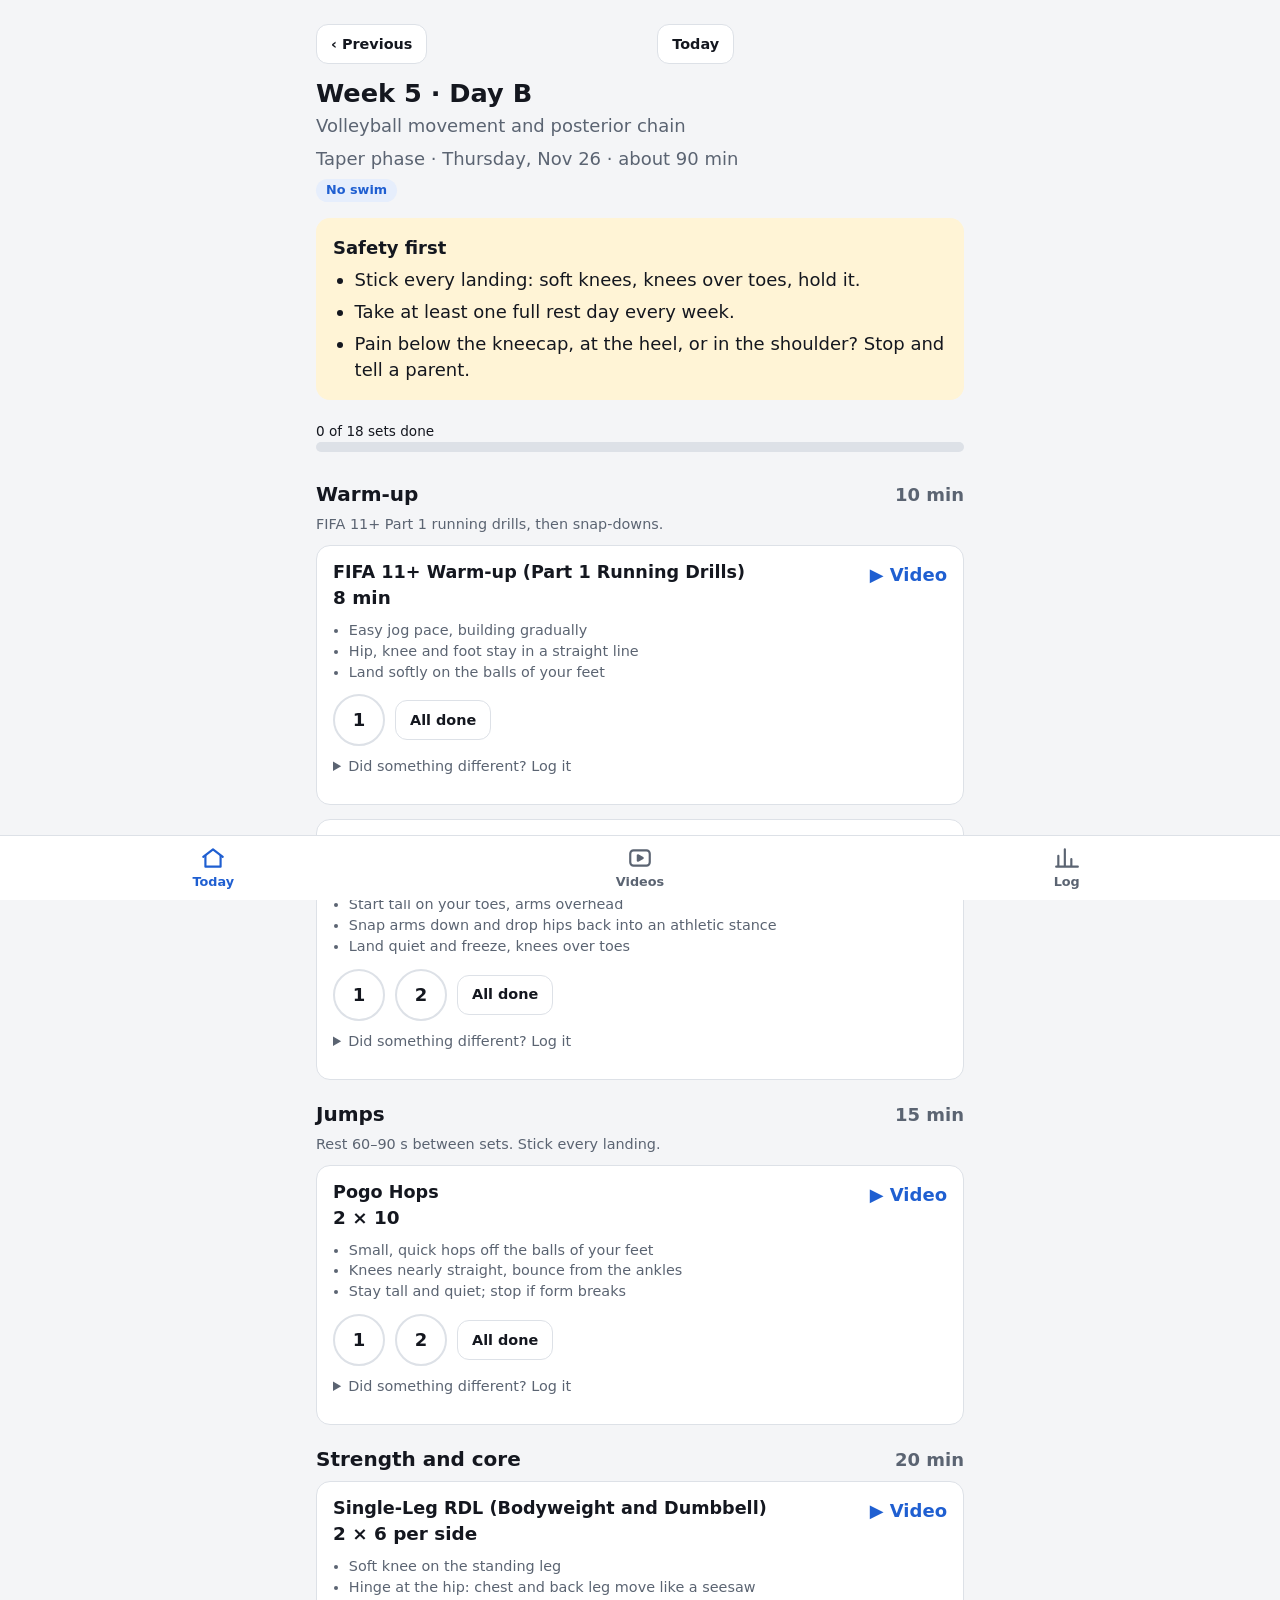
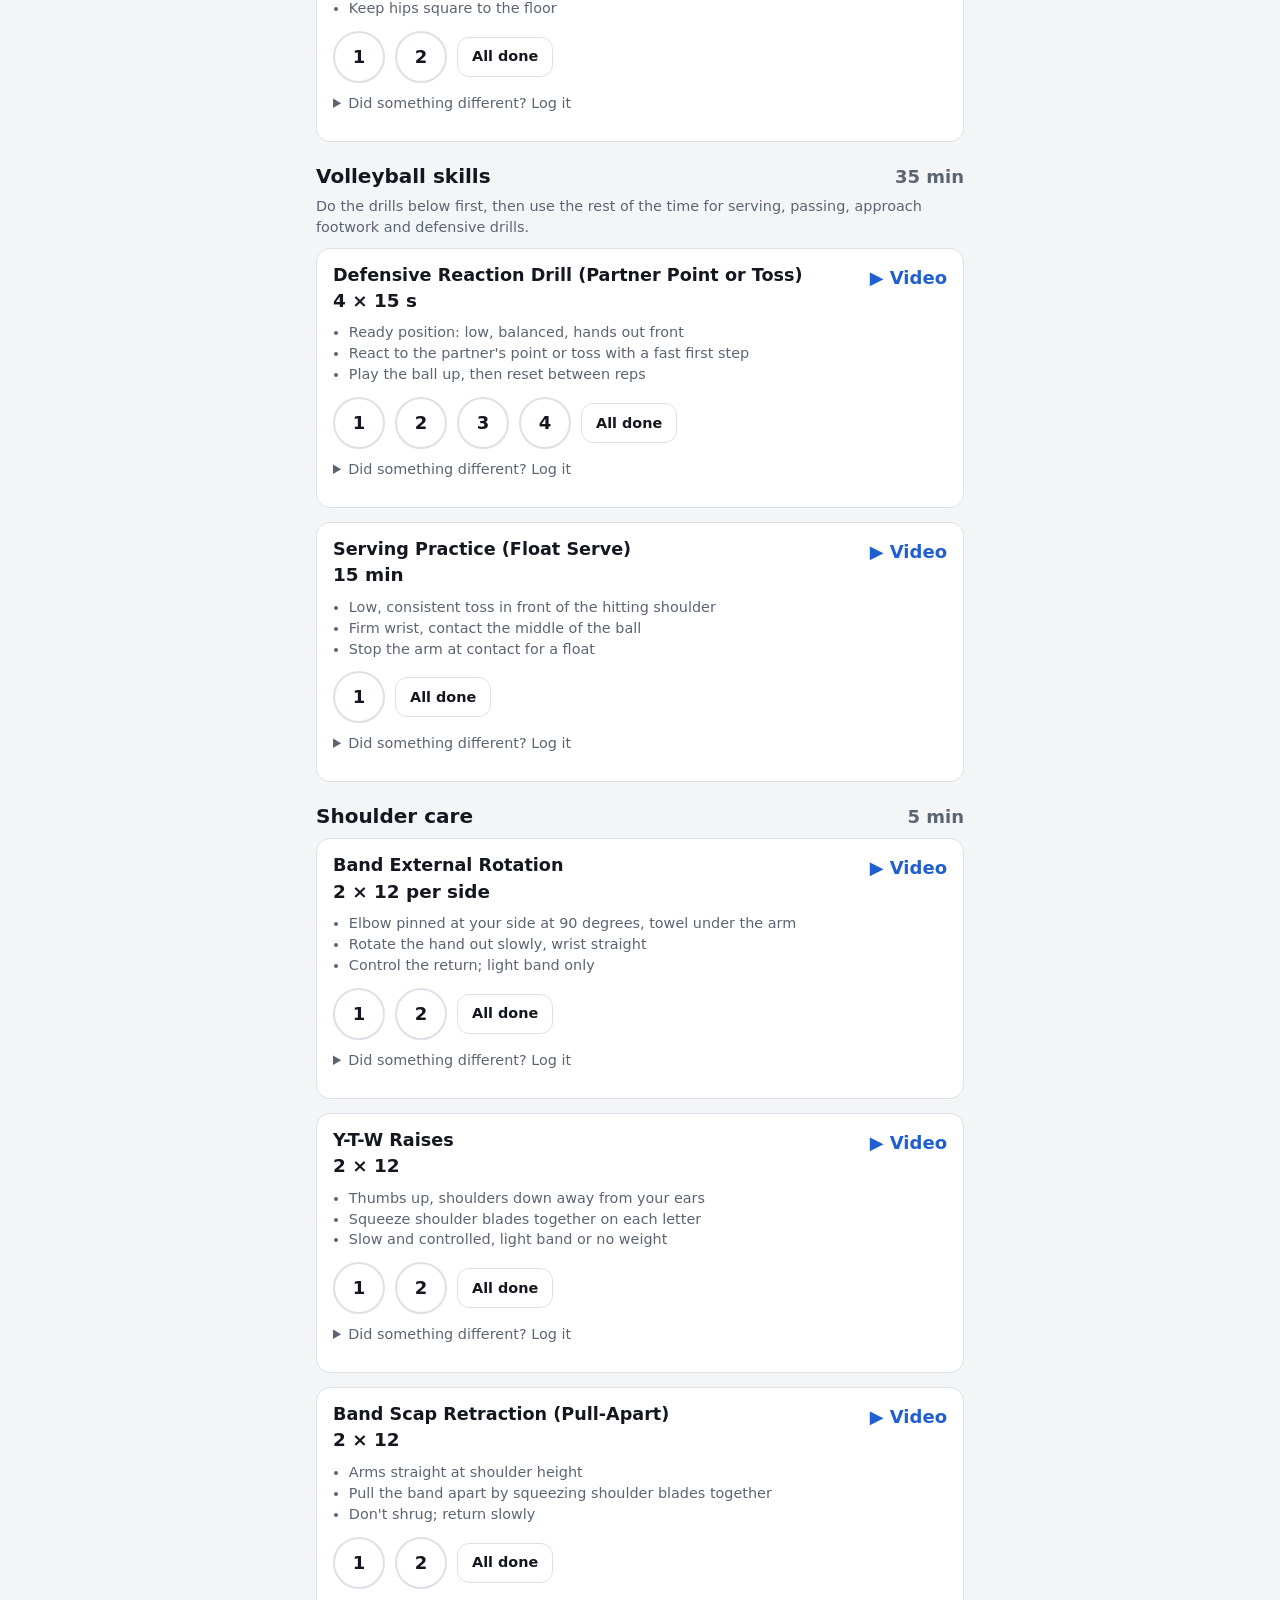
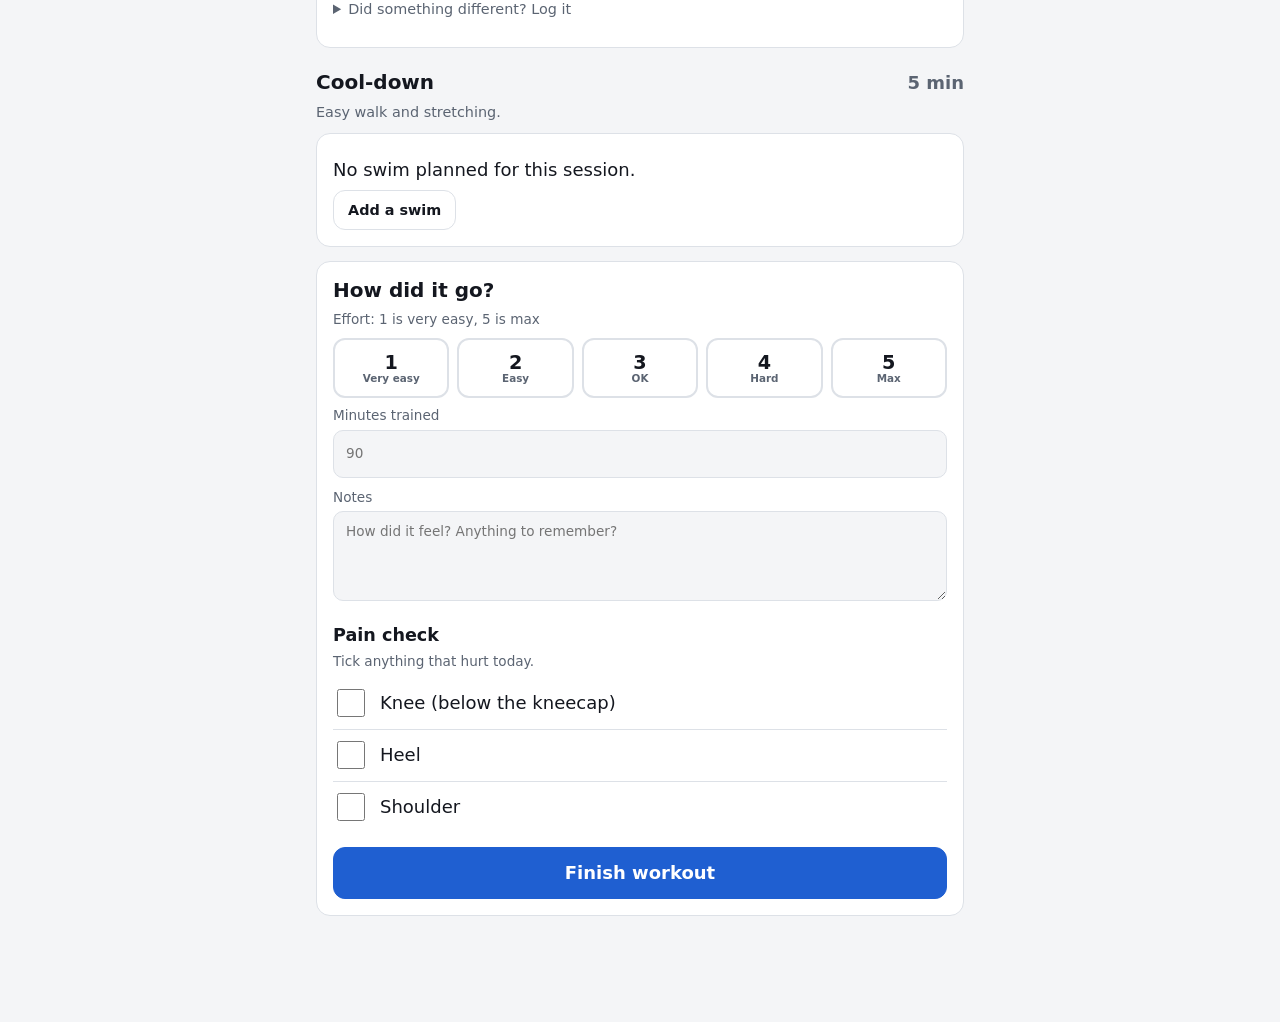
<file: workout.html>
<!doctype html>
<html lang="en">
<head>
  <meta charset="utf-8">
  <meta name="viewport" content="width=device-width, initial-scale=1, viewport-fit=cover">
  <title>Workout · Volleyball Trainer</title>
  <meta name="theme-color" content="#1f5fd1">
  <link rel="manifest" href="manifest.webmanifest">
  <link rel="icon" href="icons/icon-192.png">
  <link rel="apple-touch-icon" href="icons/apple-touch-icon.png">
  <meta name="apple-mobile-web-app-capable" content="yes">
  <meta name="apple-mobile-web-app-title" content="VB Trainer">
  <link rel="stylesheet" href="css/style.css">
  <script type="module" src="js/workout.js"></script>
</head>
<body data-nav="home">
  <main>
    <p class="muted">Loading…</p>
  </main>
  <nav class="tabbar" aria-label="Main">
    <a href="index.html" data-nav="home"><svg viewBox="0 0 24 24" fill="none" stroke="currentColor" stroke-width="2" stroke-linecap="round" stroke-linejoin="round" aria-hidden="true"><path d="M3 11l9-7 9 7"/><path d="M5 10v10h14V10"/></svg>Today</a>
    <a href="library.html" data-nav="library"><svg viewBox="0 0 24 24" fill="none" stroke="currentColor" stroke-width="2" stroke-linecap="round" stroke-linejoin="round" aria-hidden="true"><rect x="3" y="5" width="18" height="14" rx="3"/><path d="M10 9.5v5l4.5-2.5z" fill="currentColor"/></svg>Videos</a>
    <a href="log.html" data-nav="log"><svg viewBox="0 0 24 24" fill="none" stroke="currentColor" stroke-width="2" stroke-linecap="round" stroke-linejoin="round" aria-hidden="true"><path d="M4 20V10M10 20V4M16 20v-7M22 20H2"/></svg>Log</a>
  </nav>
</body>
</html>
</file>
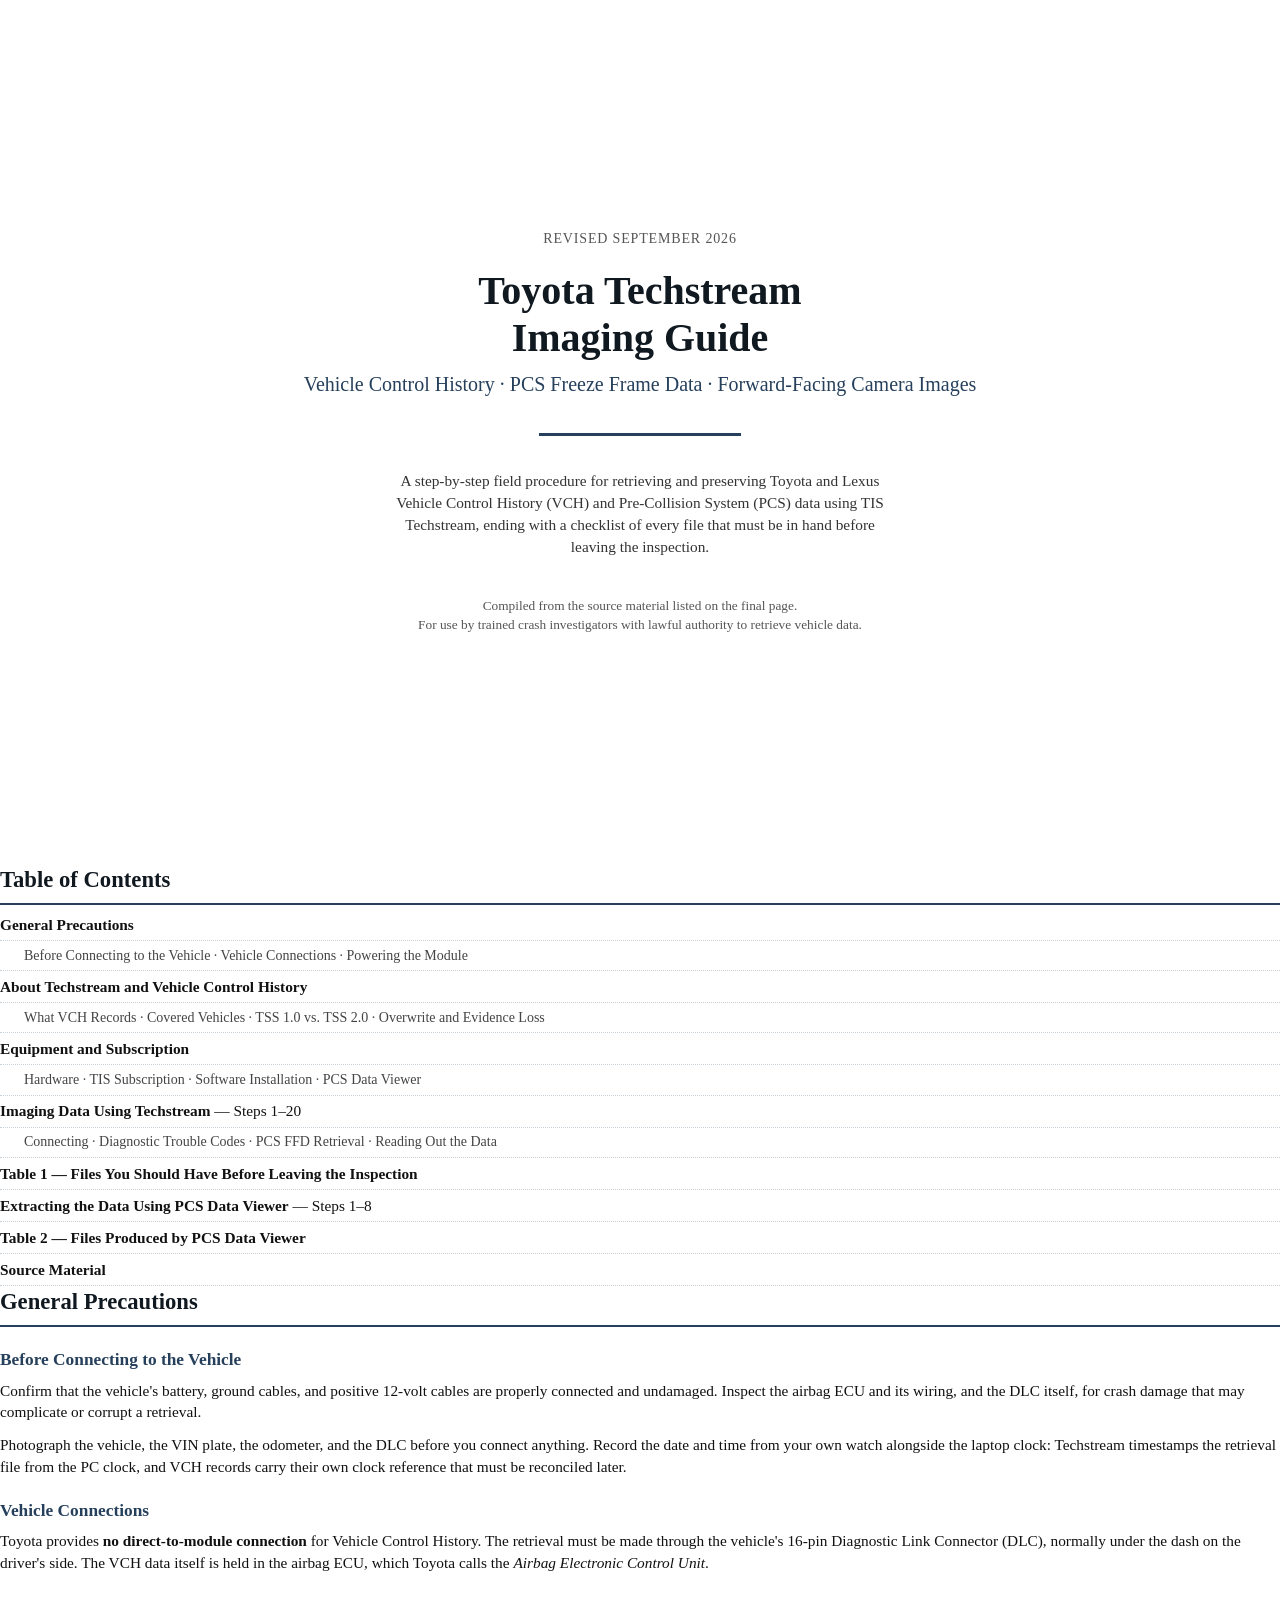
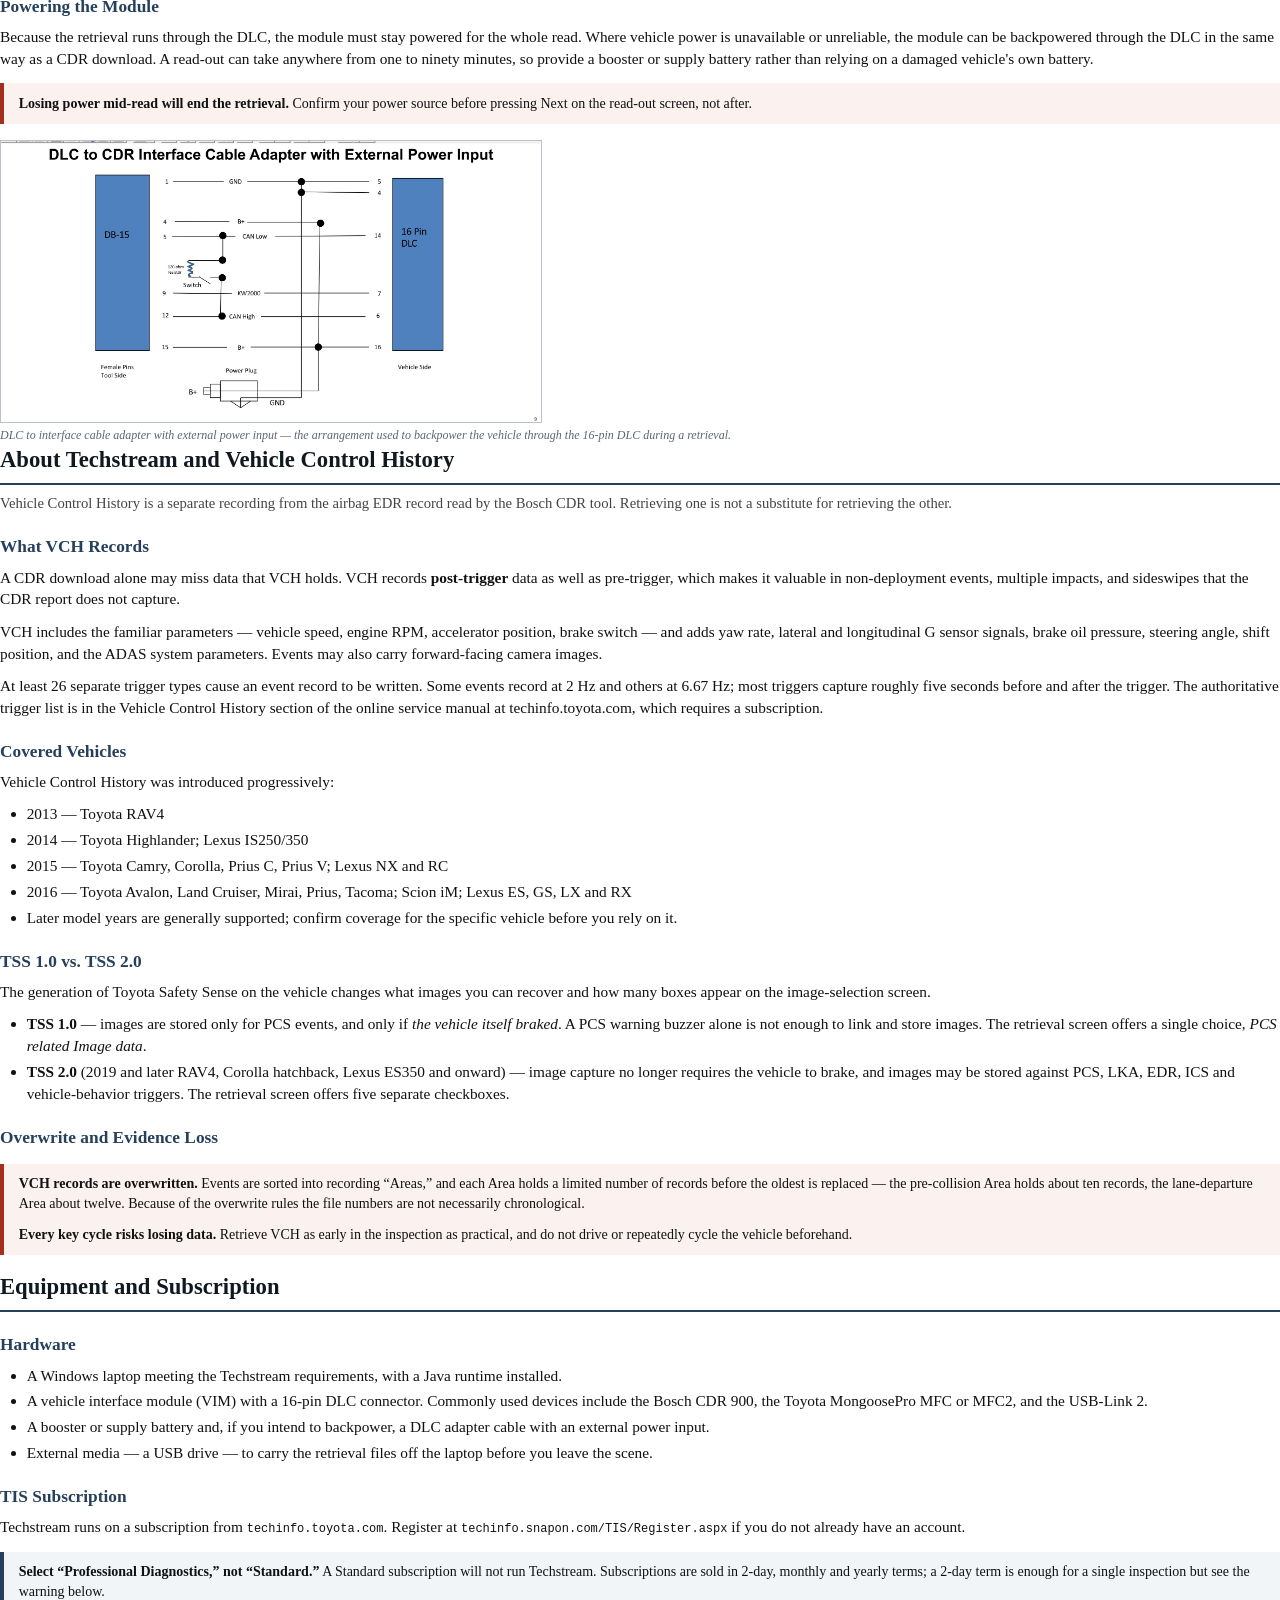
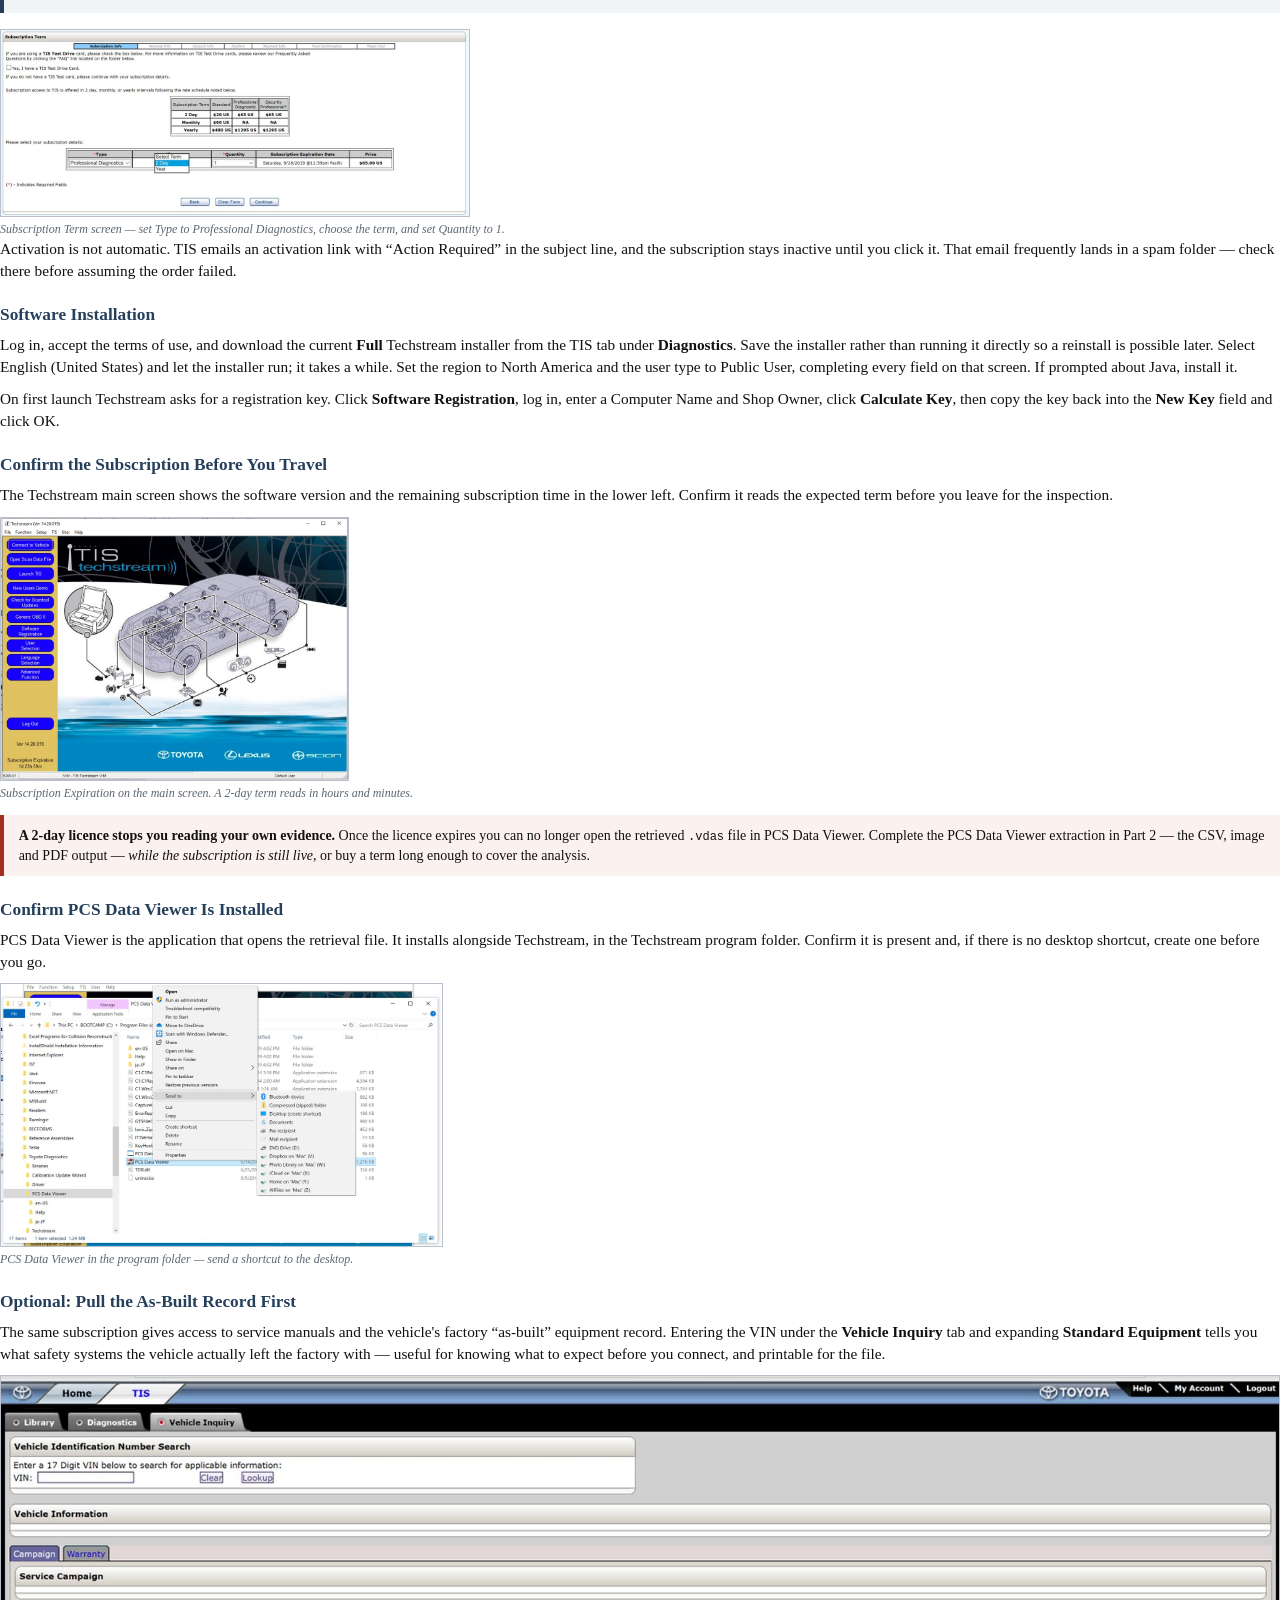
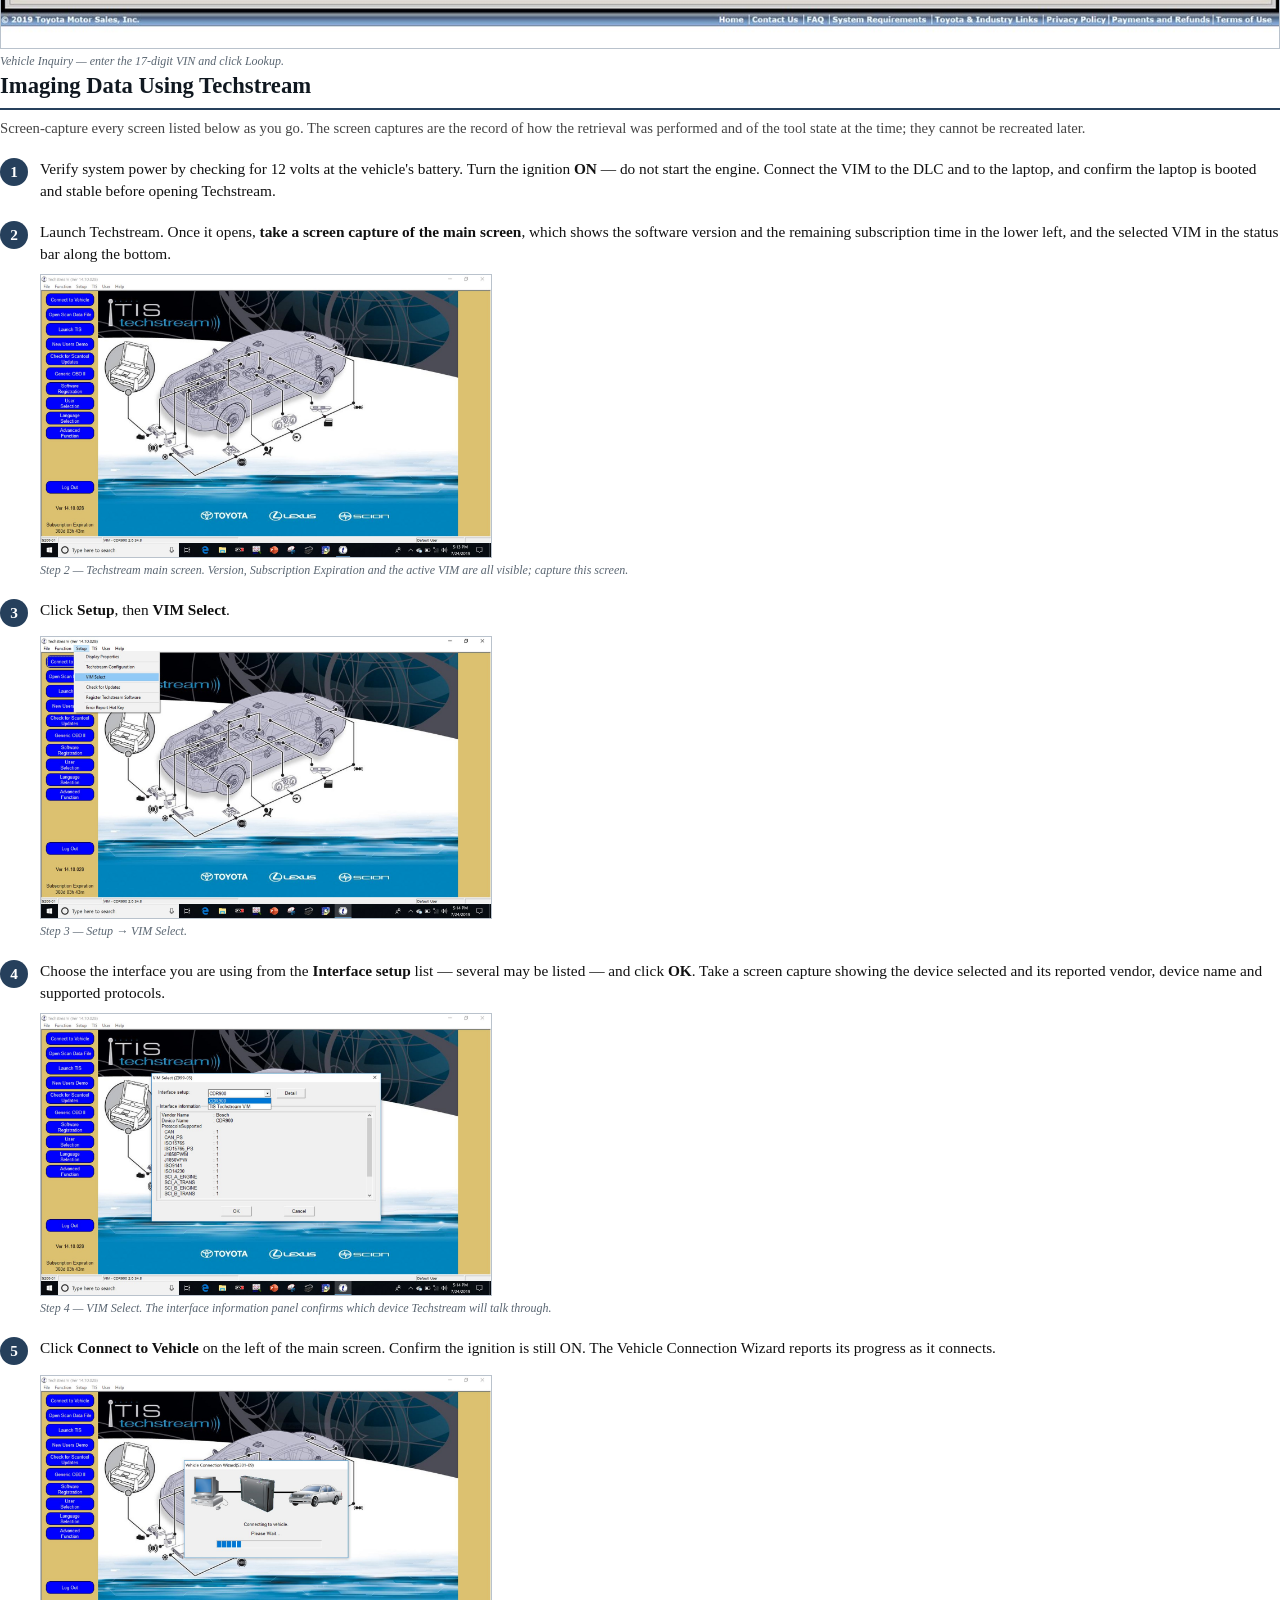
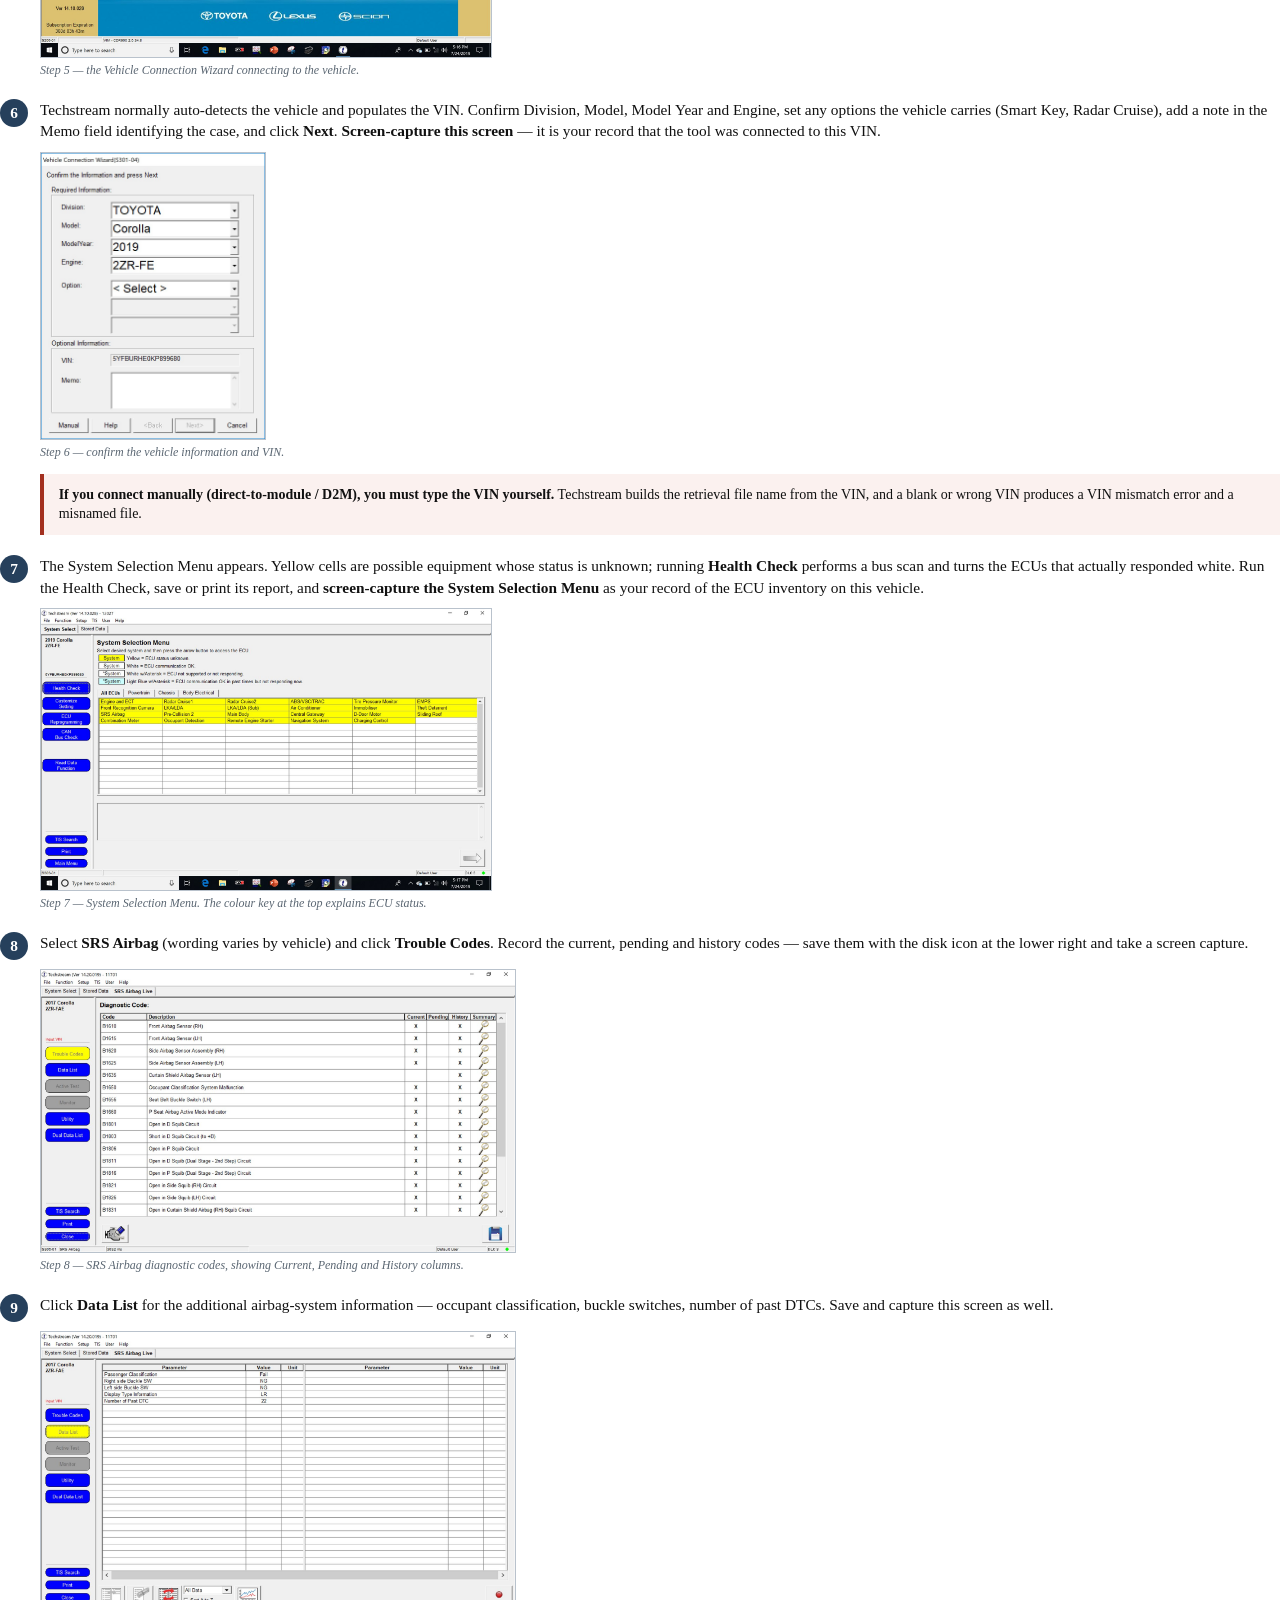
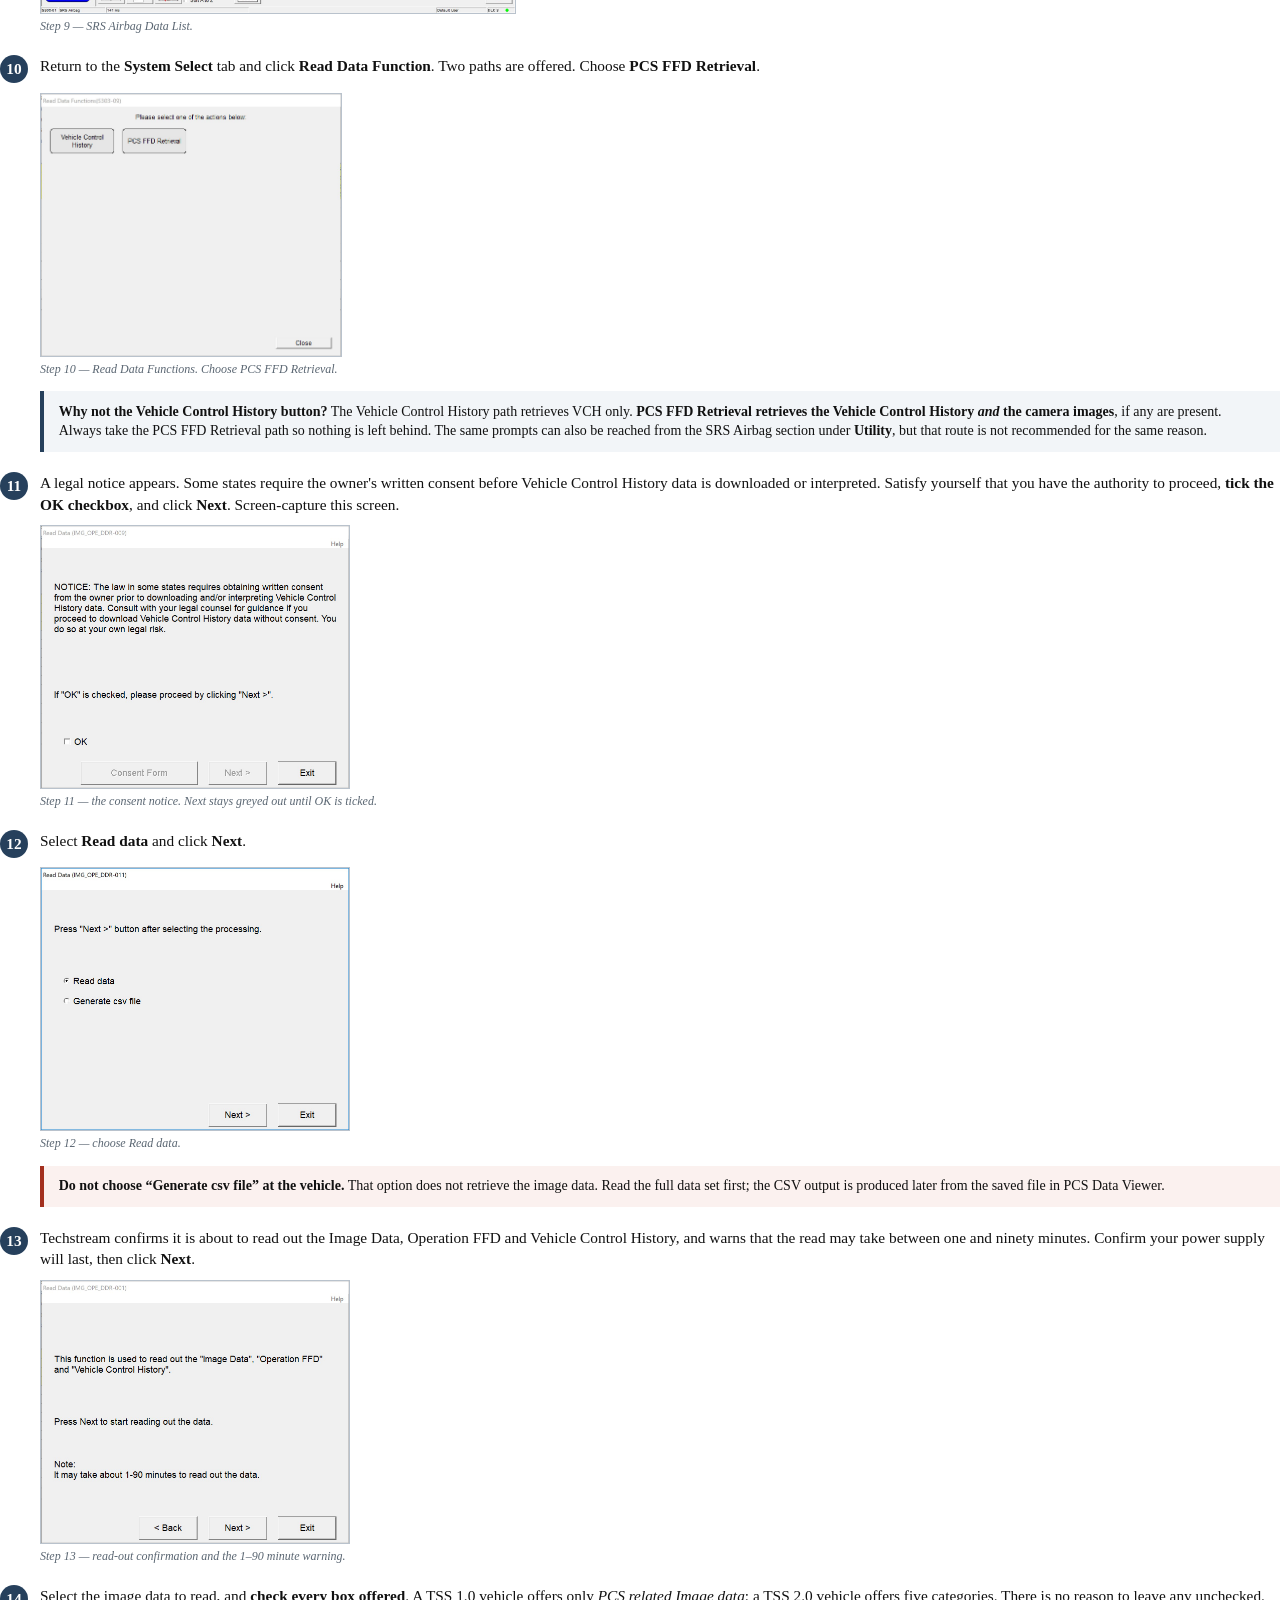
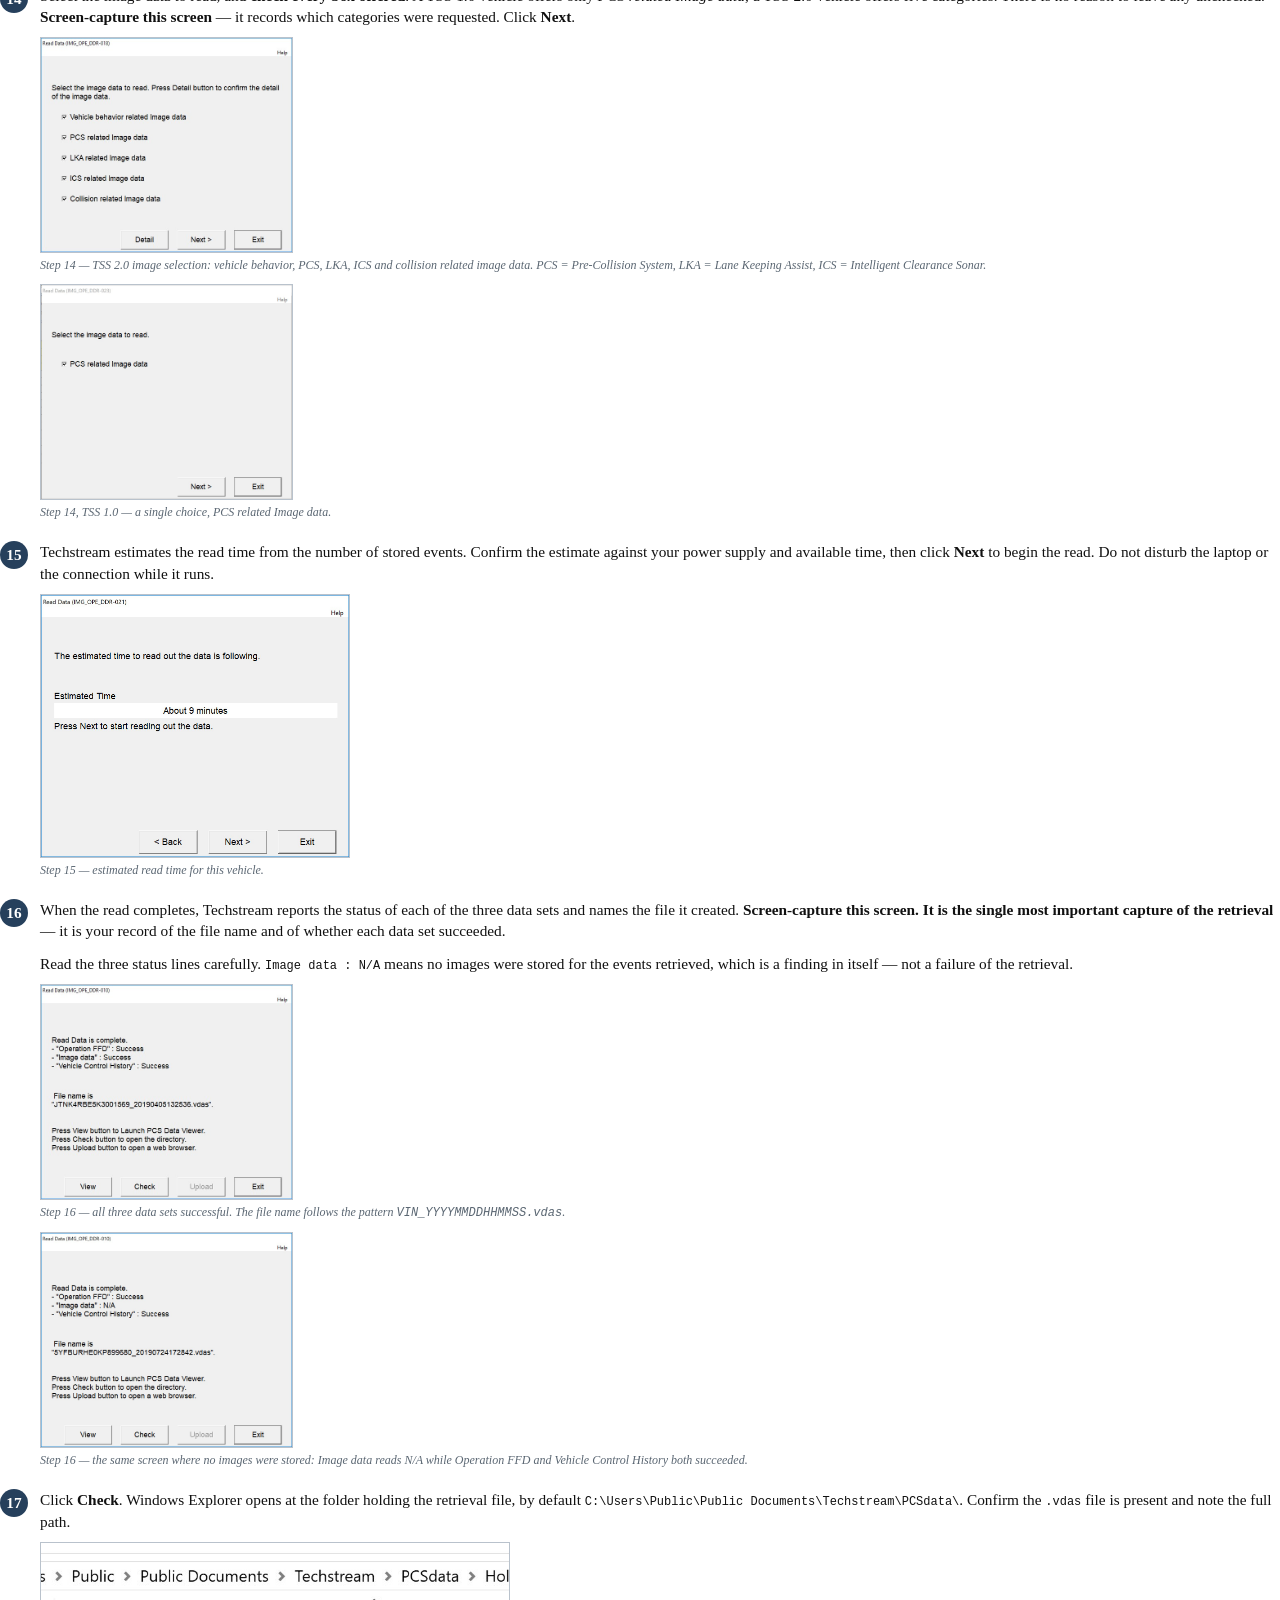
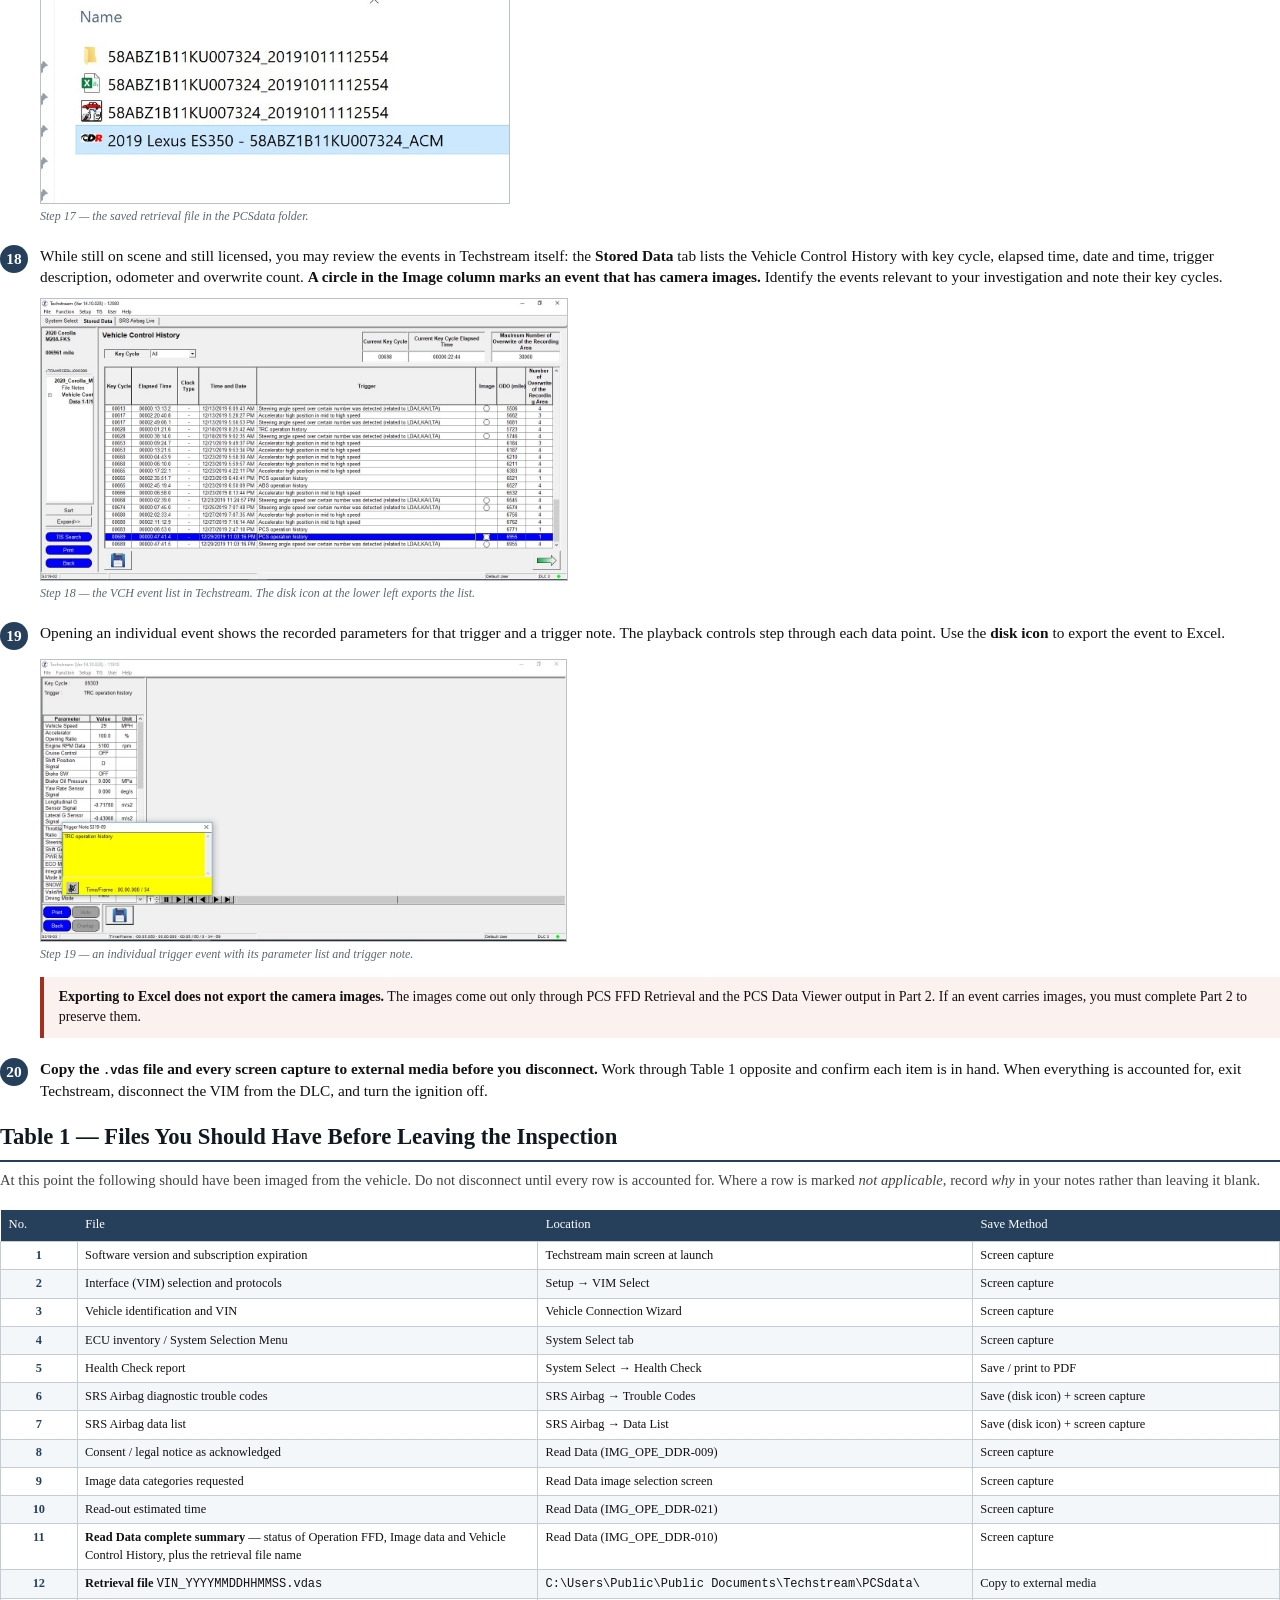
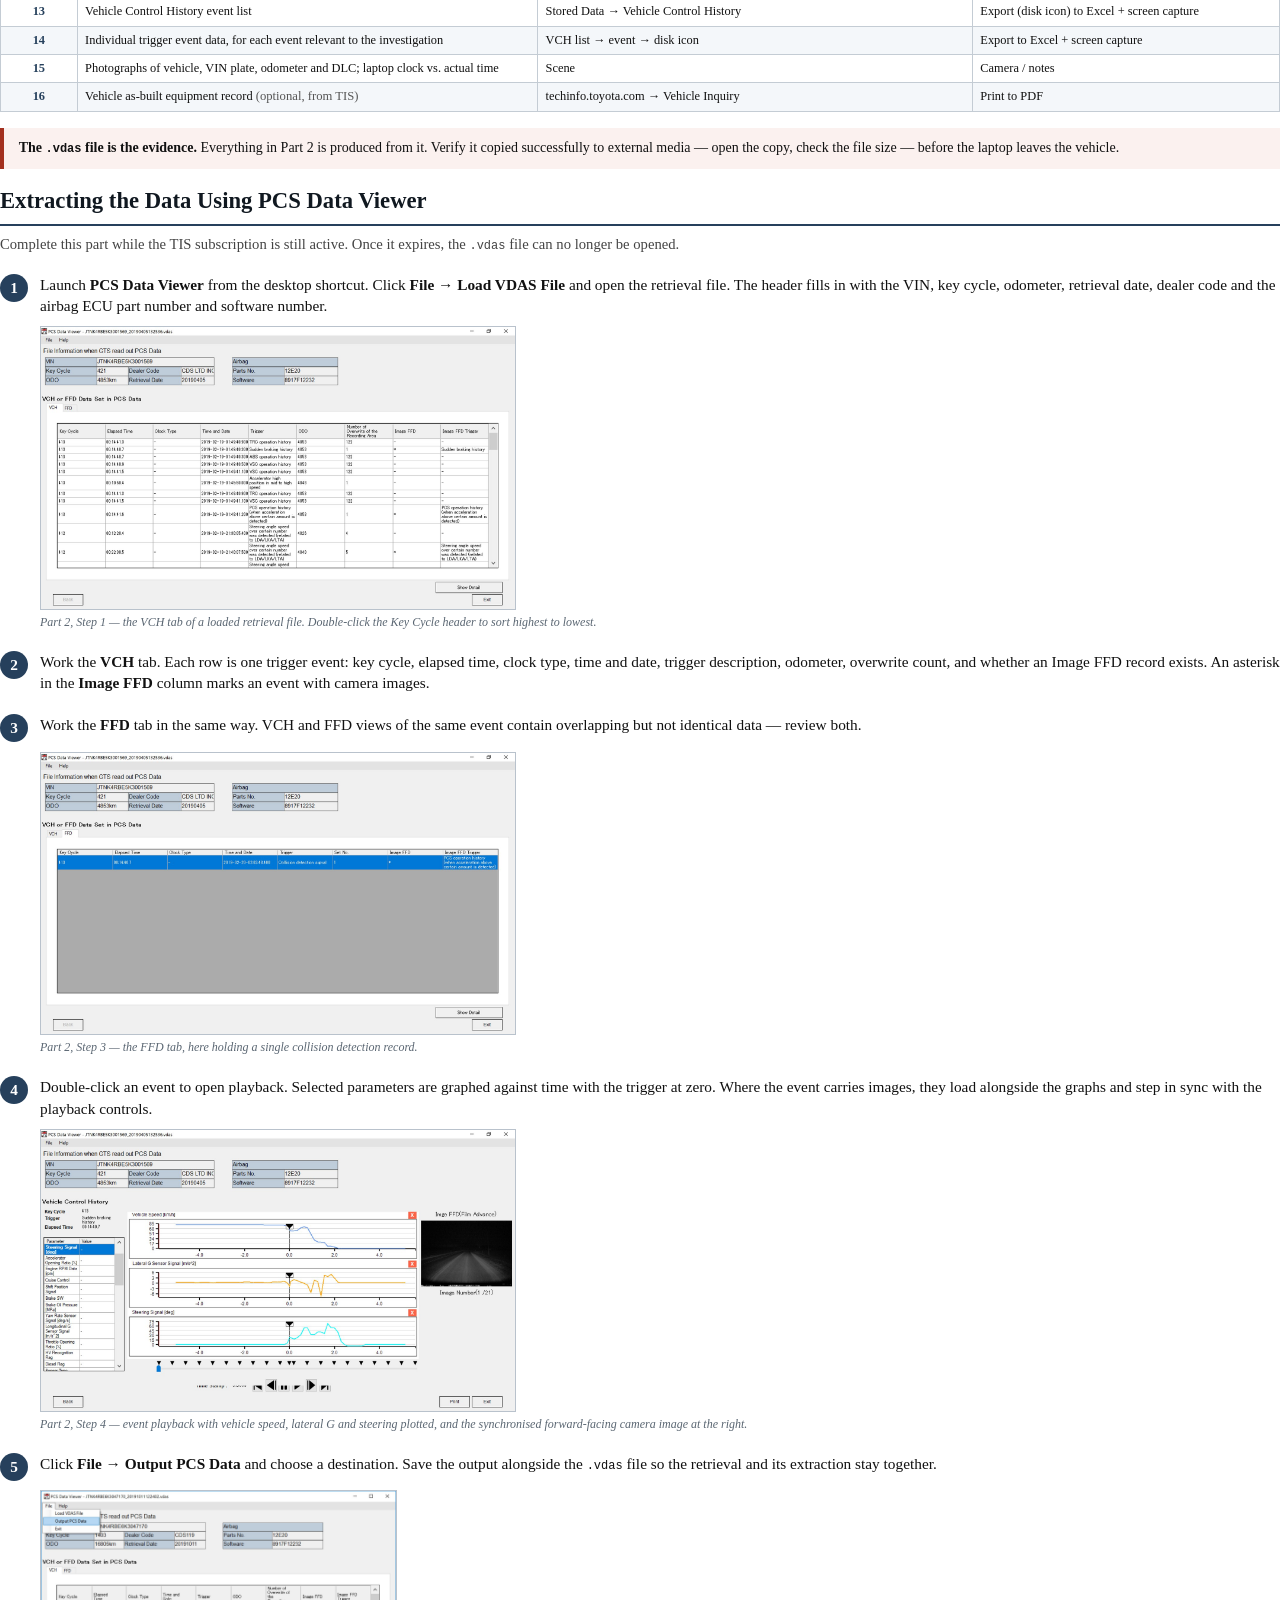
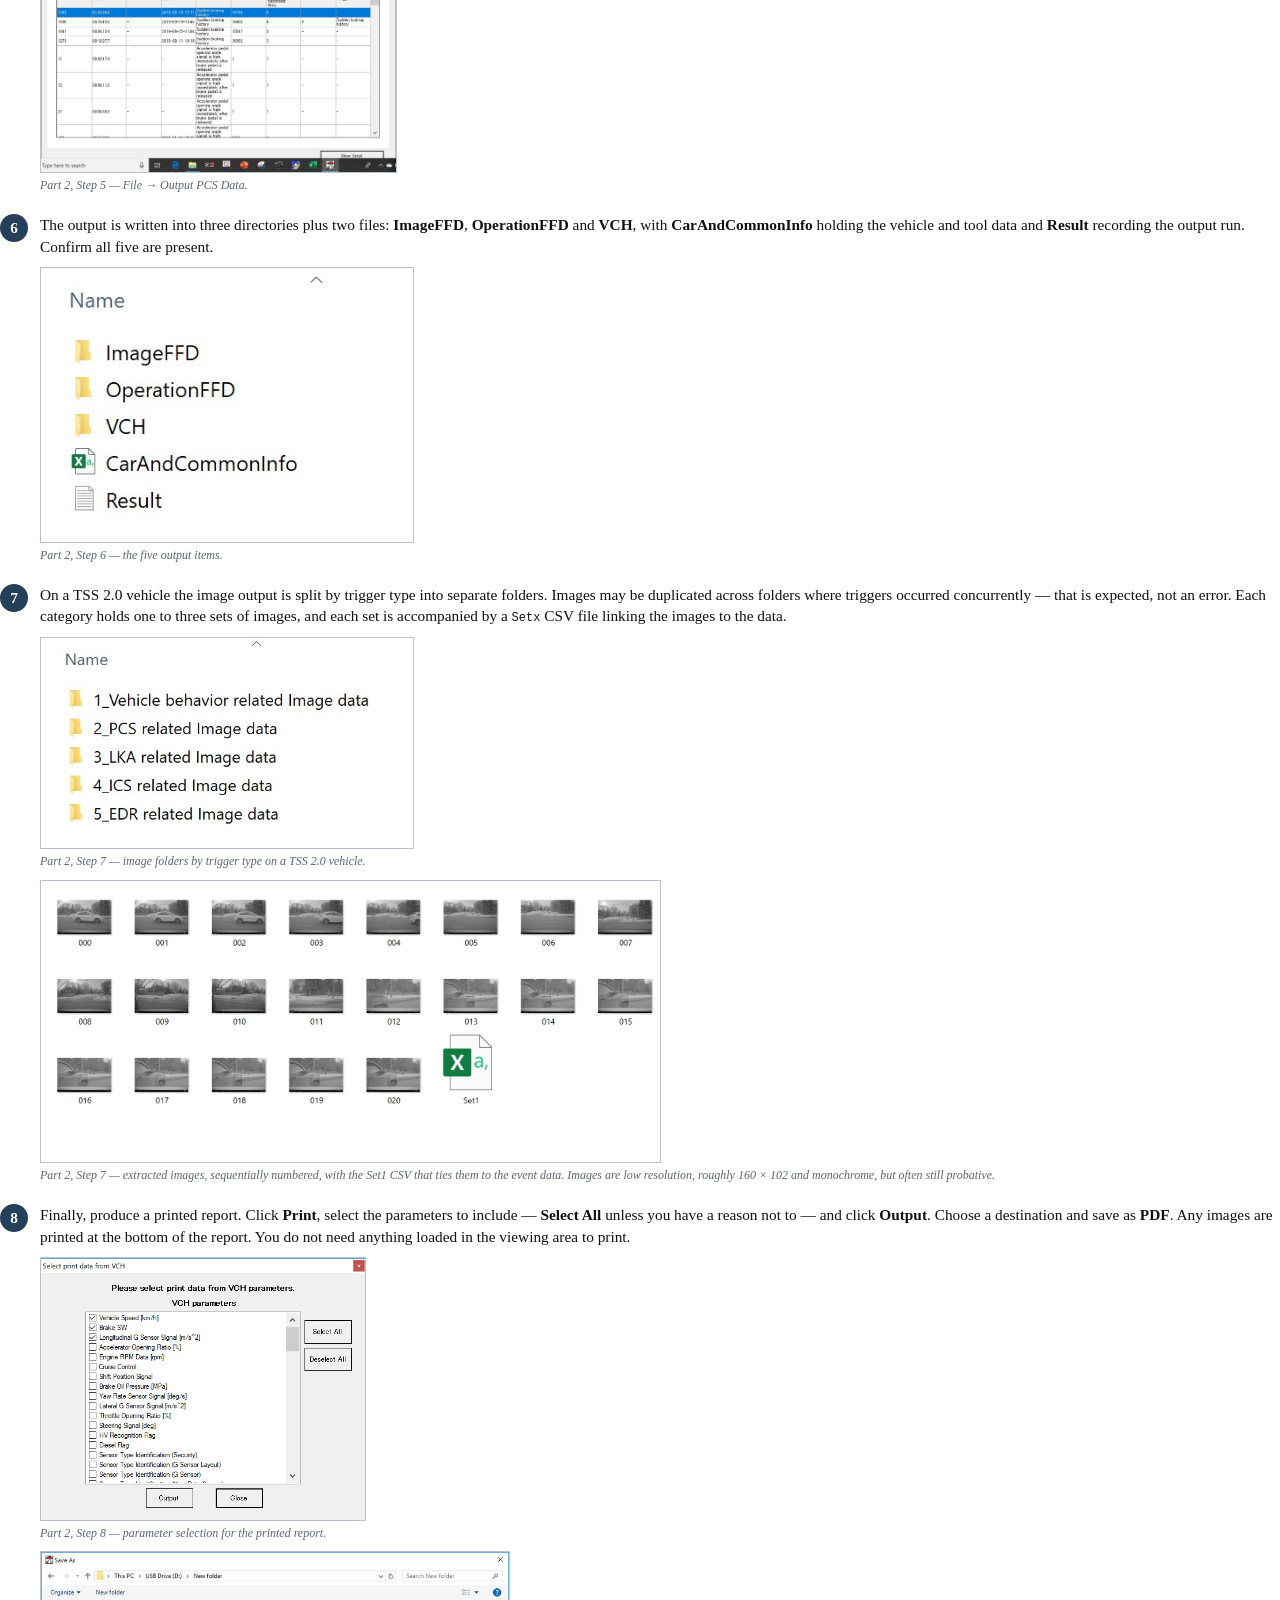
<file: guides/src/guide.html>
<!doctype html>
<html><head><meta charset="utf-8"><title>Toyota Techstream Imaging Guide</title>
<style>
  @page { size: letter; margin: 0.8in 0.85in 0.85in 0.85in; }
  * { box-sizing: border-box; }
  body { font-family: "Times New Roman", Times, serif; font-size: 11.5pt; line-height: 1.42;
         color: #111; margin: 0; }
  h1,h2,h3,h4 { font-family: Georgia, "Times New Roman", serif; color: #101820; }
  p { margin: 0 0 8pt; }
  ul, ol { margin: 0 0 8pt; padding-left: 20pt; }
  li { margin-bottom: 3pt; }

  /* ---------- cover ---------- */
  .cover { height: 9.0in; display: flex; flex-direction: column; justify-content: center;
           text-align: center; page-break-after: always; }
  .cover .rev { font-size: 10.5pt; letter-spacing: .06em; text-transform: uppercase; color: #555; }
  .cover h1 { font-size: 30pt; line-height: 1.18; margin: 14pt 0 6pt; }
  .cover .sub { font-size: 15pt; color: #26405c; margin: 0 0 26pt; font-family: Georgia, serif; }
  .cover .rule { width: 2.1in; height: 3px; background: #26405c; margin: 0 auto 26pt; }
  .cover .scope { font-size: 11.5pt; color: #333; max-width: 5.1in; margin: 0 auto 30pt; }
  .cover .foot { font-size: 10pt; color: #555; }

  /* ---------- structure ---------- */
  h2.sec { font-size: 17pt; margin: 0 0 3pt; padding-bottom: 5pt; border-bottom: 2px solid #26405c;
           page-break-before: always; page-break-after: avoid; }
  h2.sec.cont { page-break-before: auto; }
  h3 { font-size: 13pt; margin: 16pt 0 5pt; color: #26405c; page-break-after: avoid; }
  h4 { font-size: 11.5pt; margin: 12pt 0 4pt; page-break-after: avoid; }
  .lede { font-size: 11pt; color: #444; margin: 6pt 0 14pt; }

  /* ---------- steps ---------- */
  .step { page-break-inside: avoid; margin: 0 0 15pt; }
  .step > .body { display: flex; gap: 9pt; align-items: flex-start; }
  .num { flex: 0 0 auto; width: 21pt; height: 21pt; border-radius: 50%; background: #26405c;
         color: #fff; font-family: Georgia, serif; font-size: 11.5pt; font-weight: bold;
         text-align: center; line-height: 21pt; }
  .txt { flex: 1 1 auto; }
  .txt p:last-child { margin-bottom: 0; }
  figure { margin: 7pt 0 0 30pt; page-break-inside: avoid; }
  figure img { max-width: 100%; max-height: 2.95in; width: auto; height: auto;
               border: 1px solid #b9c2cc; display: block; }
  figure.narrow img { max-width: 3.9in; max-height: 3.0in; }
  figure.mid img { max-width: 4.9in; max-height: 2.75in; }
  figcaption { font-size: 9pt; color: #5a6672; margin-top: 3pt; font-style: italic; }

  /* ---------- callouts ---------- */
  .note, .warn { border-left: 4px solid #26405c; background: #f2f5f8; padding: 8pt 11pt;
                 margin: 10pt 0 12pt 30pt; font-size: 10.5pt; page-break-inside: avoid; }
  .warn { border-left-color: #a3301f; background: #fbf1ef; }
  .note b, .warn b { font-family: Georgia, serif; }
  .flush { margin-left: 0; }
  .step.two figure img { max-height: 2.25in; max-width: 4.2in; }

  /* ---------- tables ---------- */
  table { width: 100%; border-collapse: collapse; font-size: 9.3pt; margin: 7pt 0 12pt; }
  caption { caption-side: top; text-align: left; font-family: Georgia, serif; font-size: 10.5pt;
            font-weight: bold; padding-bottom: 5pt; color: #26405c; }
  th { background: #26405c; color: #fff; text-align: left; padding: 5pt 6pt; font-family: Georgia, serif;
       font-size: 9.5pt; font-weight: normal; }
  td { border: 1px solid #c4ccd4; padding: 3.6pt 5.5pt; vertical-align: top; }
  tbody tr:nth-child(even) td { background: #f4f7fa; }
  td.n { text-align: center; width: 26pt; color: #26405c; font-weight: bold; }
  .mono { font-family: "Courier New", monospace; font-size: 9pt; }
  tr { page-break-inside: avoid; }
  thead { display: table-header-group; }
  th:nth-child(1), td:nth-child(1) { width: 6%; }
  th:nth-child(2), td:nth-child(2) { width: 36%; }
  th:nth-child(3), td:nth-child(3) { width: 34%; }
  th:nth-child(4), td:nth-child(4) { width: 24%; }

  .toc { font-size: 11.5pt; }
  .toc div { padding: 3.5pt 0; border-bottom: 1px dotted #c8d0d8; }
  .toc .l2 { padding-left: 18pt; font-size: 10.5pt; color: #444; }
  .src { font-size: 9.5pt; color: #555; }
</style></head>
<body>

<!-- ============ COVER ============ -->
<section class="cover">
  <div class="rev">Revised September 2026</div>
  <h1>Toyota Techstream<br>Imaging Guide</h1>
  <div class="sub">Vehicle Control History &middot; PCS Freeze Frame Data &middot; Forward-Facing Camera Images</div>
  <div class="rule"></div>
  <div class="scope">A step-by-step field procedure for retrieving and preserving Toyota and Lexus
    Vehicle Control History (VCH) and Pre-Collision System (PCS) data using TIS Techstream,
    ending with a checklist of every file that must be in hand before leaving the inspection.</div>
  <div class="foot">Compiled from the source material listed on the final page.<br>
    For use by trained crash investigators with lawful authority to retrieve vehicle data.</div>
</section>

<!-- ============ TOC ============ -->
<h2 class="sec cont">Table of Contents</h2>
<div class="toc">
  <div><b>General Precautions</b></div>
  <div class="l2">Before Connecting to the Vehicle &middot; Vehicle Connections &middot; Powering the Module</div>
  <div><b>About Techstream and Vehicle Control History</b></div>
  <div class="l2">What VCH Records &middot; Covered Vehicles &middot; TSS 1.0 vs. TSS 2.0 &middot; Overwrite and Evidence Loss</div>
  <div><b>Equipment and Subscription</b></div>
  <div class="l2">Hardware &middot; TIS Subscription &middot; Software Installation &middot; PCS Data Viewer</div>
  <div><b>Imaging Data Using Techstream</b> &mdash; Steps 1&ndash;20</div>
  <div class="l2">Connecting &middot; Diagnostic Trouble Codes &middot; PCS FFD Retrieval &middot; Reading Out the Data</div>
  <div><b>Table 1 &mdash; Files You Should Have Before Leaving the Inspection</b></div>
  <div><b>Extracting the Data Using PCS Data Viewer</b> &mdash; Steps 1&ndash;8</div>
  <div><b>Table 2 &mdash; Files Produced by PCS Data Viewer</b></div>
  <div><b>Source Material</b></div>
</div>

<!-- ============ PRECAUTIONS ============ -->
<h2 class="sec">General Precautions</h2>

<h3>Before Connecting to the Vehicle</h3>
<p>Confirm that the vehicle's battery, ground cables, and positive 12-volt cables are properly
connected and undamaged. Inspect the airbag ECU and its wiring, and the DLC itself, for crash
damage that may complicate or corrupt a retrieval.</p>
<p>Photograph the vehicle, the VIN plate, the odometer, and the DLC before you connect anything.
Record the date and time from your own watch alongside the laptop clock: Techstream timestamps
the retrieval file from the PC clock, and VCH records carry their own clock reference that must be
reconciled later.</p>

<h3>Vehicle Connections</h3>
<p>Toyota provides <b>no direct-to-module connection</b> for Vehicle Control History. The retrieval
must be made through the vehicle's 16-pin Diagnostic Link Connector (DLC), normally under the
dash on the driver's side. The VCH data itself is held in the airbag ECU, which Toyota calls the
<i>Airbag Electronic Control Unit</i>.</p>

<h3>Powering the Module</h3>
<p>Because the retrieval runs through the DLC, the module must stay powered for the whole read.
Where vehicle power is unavailable or unreliable, the module can be backpowered through the DLC
in the same way as a CDR download. A read-out can take anywhere from one to ninety minutes, so
provide a booster or supply battery rather than relying on a damaged vehicle's own battery.</p>
<div class="warn flush"><b>Losing power mid-read will end the retrieval.</b> Confirm your power
source before pressing Next on the read-out screen, not after.</div>
<figure class="flush"><img src="img/dlc.jpg" alt="DLC to CDR interface cable adapter with external power input">
<figcaption>DLC to interface cable adapter with external power input &mdash; the arrangement used to
backpower the vehicle through the 16-pin DLC during a retrieval.</figcaption></figure>

<!-- ============ ABOUT ============ -->
<h2 class="sec">About Techstream and Vehicle Control History</h2>
<p class="lede">Vehicle Control History is a separate recording from the airbag EDR record read by
the Bosch CDR tool. Retrieving one is not a substitute for retrieving the other.</p>

<h3>What VCH Records</h3>
<p>A CDR download alone may miss data that VCH holds. VCH records <b>post-trigger</b> data as well
as pre-trigger, which makes it valuable in non-deployment events, multiple impacts, and sideswipes
that the CDR report does not capture.</p>
<p>VCH includes the familiar parameters &mdash; vehicle speed, engine RPM, accelerator position,
brake switch &mdash; and adds yaw rate, lateral and longitudinal G sensor signals, brake oil
pressure, steering angle, shift position, and the ADAS system parameters. Events may also carry
forward-facing camera images.</p>
<p>At least 26 separate trigger types cause an event record to be written. Some events record at
2&nbsp;Hz and others at 6.67&nbsp;Hz; most triggers capture roughly five seconds before and after
the trigger. The authoritative trigger list is in the Vehicle Control History section of the
online service manual at techinfo.toyota.com, which requires a subscription.</p>

<h3>Covered Vehicles</h3>
<p>Vehicle Control History was introduced progressively:</p>
<ul>
  <li>2013 &mdash; Toyota RAV4</li>
  <li>2014 &mdash; Toyota Highlander; Lexus IS250/350</li>
  <li>2015 &mdash; Toyota Camry, Corolla, Prius C, Prius V; Lexus NX and RC</li>
  <li>2016 &mdash; Toyota Avalon, Land Cruiser, Mirai, Prius, Tacoma; Scion iM; Lexus ES, GS, LX and RX</li>
  <li>Later model years are generally supported; confirm coverage for the specific vehicle before you rely on it.</li>
</ul>

<h3>TSS 1.0 vs. TSS 2.0</h3>
<p>The generation of Toyota Safety Sense on the vehicle changes what images you can recover and how
many boxes appear on the image-selection screen.</p>
<ul>
  <li><b>TSS 1.0</b> &mdash; images are stored only for PCS events, and only if <i>the vehicle itself
    braked</i>. A PCS warning buzzer alone is not enough to link and store images. The retrieval
    screen offers a single choice, <i>PCS related Image data</i>.</li>
  <li><b>TSS 2.0</b> (2019 and later RAV4, Corolla hatchback, Lexus ES350 and onward) &mdash; image
    capture no longer requires the vehicle to brake, and images may be stored against PCS, LKA,
    EDR, ICS and vehicle-behavior triggers. The retrieval screen offers five separate checkboxes.</li>
</ul>

<h3>Overwrite and Evidence Loss</h3>
<div class="warn flush">
  <p><b>VCH records are overwritten.</b> Events are sorted into recording &ldquo;Areas,&rdquo; and each
  Area holds a limited number of records before the oldest is replaced &mdash; the pre-collision Area
  holds about ten records, the lane-departure Area about twelve. Because of the overwrite rules the
  file numbers are not necessarily chronological.</p>
  <p style="margin-bottom:0"><b>Every key cycle risks losing data.</b> Retrieve VCH as early in the
  inspection as practical, and do not drive or repeatedly cycle the vehicle beforehand.</p>
</div>

<!-- ============ EQUIPMENT ============ -->
<h2 class="sec">Equipment and Subscription</h2>

<h3>Hardware</h3>
<ul>
  <li>A Windows laptop meeting the Techstream requirements, with a Java runtime installed.</li>
  <li>A vehicle interface module (VIM) with a 16-pin DLC connector. Commonly used devices include
      the Bosch CDR&nbsp;900, the Toyota MongoosePro MFC or MFC2, and the USB-Link&nbsp;2.</li>
  <li>A booster or supply battery and, if you intend to backpower, a DLC adapter cable with an
      external power input.</li>
  <li>External media &mdash; a USB drive &mdash; to carry the retrieval files off the laptop before
      you leave the scene.</li>
</ul>

<h3>TIS Subscription</h3>
<p>Techstream runs on a subscription from <span class="mono">techinfo.toyota.com</span>. Register at
<span class="mono">techinfo.snapon.com/TIS/Register.aspx</span> if you do not already have an account.</p>
<div class="note flush"><b>Select &ldquo;Professional Diagnostics,&rdquo; not &ldquo;Standard.&rdquo;</b>
A Standard subscription will not run Techstream. Subscriptions are sold in 2-day, monthly and
yearly terms; a 2-day term is enough for a single inspection but see the warning below.</div>
<figure class="flush mid"><img src="img/subterm.jpg" alt="TIS subscription term selection screen">
<figcaption>Subscription Term screen &mdash; set Type to <i>Professional Diagnostics</i>, choose the
term, and set Quantity to 1.</figcaption></figure>
<p>Activation is not automatic. TIS emails an activation link with &ldquo;Action Required&rdquo; in the
subject line, and the subscription stays inactive until you click it. That email frequently lands in
a spam folder &mdash; check there before assuming the order failed.</p>

<h3>Software Installation</h3>
<p>Log in, accept the terms of use, and download the current <b>Full</b> Techstream installer from
the TIS tab under <b>Diagnostics</b>. Save the installer rather than running it directly so a
reinstall is possible later. Select English (United States) and let the installer run; it takes a
while. Set the region to North America and the user type to Public User, completing every field on
that screen. If prompted about Java, install it.</p>
<p>On first launch Techstream asks for a registration key. Click <b>Software Registration</b>, log
in, enter a Computer Name and Shop Owner, click <b>Calculate Key</b>, then copy the key back into
the <b>New Key</b> field and click OK.</p>

<h3>Confirm the Subscription Before You Travel</h3>
<p>The Techstream main screen shows the software version and the remaining subscription time in the
lower left. Confirm it reads the expected term before you leave for the inspection.</p>
<figure class="flush mid"><img src="img/subscription.jpg" alt="Techstream main screen showing subscription expiration">
<figcaption>Subscription Expiration on the main screen. A 2-day term reads in hours and minutes.</figcaption></figure>
<div class="warn flush"><b>A 2-day licence stops you reading your own evidence.</b> Once the licence
expires you can no longer open the retrieved <span class="mono">.vdas</span> file in PCS Data Viewer.
Complete the PCS Data Viewer extraction in Part&nbsp;2 &mdash; the CSV, image and PDF output &mdash;
<i>while the subscription is still live</i>, or buy a term long enough to cover the analysis.</div>

<h3>Confirm PCS Data Viewer Is Installed</h3>
<p>PCS Data Viewer is the application that opens the retrieval file. It installs alongside
Techstream, in the Techstream program folder. Confirm it is present and, if there is no desktop
shortcut, create one before you go.</p>
<figure class="flush mid"><img src="img/viewerinstall.jpg" alt="PCS Data Viewer in the Techstream program folder">
<figcaption>PCS Data Viewer in the program folder &mdash; send a shortcut to the desktop.</figcaption></figure>

<h3>Optional: Pull the As-Built Record First</h3>
<p>The same subscription gives access to service manuals and the vehicle's factory
&ldquo;as-built&rdquo; equipment record. Entering the VIN under the <b>Vehicle Inquiry</b> tab and
expanding <b>Standard Equipment</b> tells you what safety systems the vehicle actually left the
factory with &mdash; useful for knowing what to expect before you connect, and printable for the file.</p>
<figure class="flush"><img src="img/vehinquiry.jpg" alt="TIS Vehicle Inquiry VIN search">
<figcaption>Vehicle Inquiry &mdash; enter the 17-digit VIN and click Lookup.</figcaption></figure>

<!-- ============ IMAGING ============ -->
<h2 class="sec">Imaging Data Using Techstream</h2>
<p class="lede">Screen-capture every screen listed below as you go. The screen captures are the record
of how the retrieval was performed and of the tool state at the time; they cannot be recreated later.</p>

<div class="step"><div class="body"><div class="num">1</div><div class="txt">
<p>Verify system power by checking for 12&nbsp;volts at the vehicle's battery. Turn the ignition
<b>ON</b> &mdash; do not start the engine. Connect the VIM to the DLC and to the laptop, and confirm
the laptop is booted and stable before opening Techstream.</p></div></div></div>

<div class="step"><div class="body"><div class="num">2</div><div class="txt">
<p>Launch Techstream. Once it opens, <b>take a screen capture of the main screen</b>, which shows the
software version and the remaining subscription time in the lower left, and the selected VIM in the
status bar along the bottom.</p></div></div>
<figure><img src="img/main.jpg" alt="Techstream main screen">
<figcaption>Step 2 &mdash; Techstream main screen. Version, Subscription Expiration and the active VIM
are all visible; capture this screen.</figcaption></figure></div>

<div class="step"><div class="body"><div class="num">3</div><div class="txt">
<p>Click <b>Setup</b>, then <b>VIM Select</b>.</p></div></div>
<figure><img src="img/vimmenu.jpg" alt="Setup menu with VIM Select highlighted">
<figcaption>Step 3 &mdash; Setup &rarr; VIM Select.</figcaption></figure></div>

<div class="step"><div class="body"><div class="num">4</div><div class="txt">
<p>Choose the interface you are using from the <b>Interface setup</b> list &mdash; several may be
listed &mdash; and click <b>OK</b>. Take a screen capture showing the device selected and its
reported vendor, device name and supported protocols.</p></div></div>
<figure><img src="img/vimselect.jpg" alt="VIM Select dialog">
<figcaption>Step 4 &mdash; VIM Select. The interface information panel confirms which device
Techstream will talk through.</figcaption></figure></div>

<div class="step"><div class="body"><div class="num">5</div><div class="txt">
<p>Click <b>Connect to Vehicle</b> on the left of the main screen. Confirm the ignition is still ON.
The Vehicle Connection Wizard reports its progress as it connects.</p></div></div>
<figure><img src="img/connecting.jpg" alt="Vehicle Connection Wizard connecting to vehicle">
<figcaption>Step 5 &mdash; the Vehicle Connection Wizard connecting to the vehicle.</figcaption></figure></div>

<div class="step"><div class="body"><div class="num">6</div><div class="txt">
<p>Techstream normally auto-detects the vehicle and populates the VIN. Confirm Division, Model,
Model Year and Engine, set any options the vehicle carries (Smart Key, Radar Cruise), add a note in
the Memo field identifying the case, and click <b>Next</b>. <b>Screen-capture this screen</b> &mdash;
it is your record that the tool was connected to this VIN.</p></div></div>
<figure class="narrow"><img src="img/vehicleinfo.jpg" alt="Vehicle Connection Wizard vehicle information">
<figcaption>Step 6 &mdash; confirm the vehicle information and VIN.</figcaption></figure>
<div class="warn"><b>If you connect manually (direct-to-module / D2M), you must type the VIN
yourself.</b> Techstream builds the retrieval file name from the VIN, and a blank or wrong VIN
produces a VIN mismatch error and a misnamed file.</div></div>

<div class="step"><div class="body"><div class="num">7</div><div class="txt">
<p>The System Selection Menu appears. Yellow cells are possible equipment whose status is unknown;
running <b>Health Check</b> performs a bus scan and turns the ECUs that actually responded white.
Run the Health Check, save or print its report, and <b>screen-capture the System Selection Menu</b>
as your record of the ECU inventory on this vehicle.</p></div></div>
<figure><img src="img/systemselect.jpg" alt="Techstream System Selection Menu">
<figcaption>Step 7 &mdash; System Selection Menu. The colour key at the top explains ECU status.</figcaption></figure></div>

<div class="step"><div class="body"><div class="num">8</div><div class="txt">
<p>Select <b>SRS Airbag</b> (wording varies by vehicle) and click <b>Trouble Codes</b>. Record the
current, pending and history codes &mdash; save them with the disk icon at the lower right and take a
screen capture.</p></div></div>
<figure><img src="img/dtc.jpg" alt="SRS Airbag diagnostic trouble codes">
<figcaption>Step 8 &mdash; SRS Airbag diagnostic codes, showing Current, Pending and History columns.</figcaption></figure></div>

<div class="step"><div class="body"><div class="num">9</div><div class="txt">
<p>Click <b>Data List</b> for the additional airbag-system information &mdash; occupant
classification, buckle switches, number of past DTCs. Save and capture this screen as well.</p></div></div>
<figure><img src="img/datalist.jpg" alt="SRS Airbag data list">
<figcaption>Step 9 &mdash; SRS Airbag Data List.</figcaption></figure></div>

<div class="step"><div class="body"><div class="num">10</div><div class="txt">
<p>Return to the <b>System Select</b> tab and click <b>Read Data Function</b>. Two paths are offered.
Choose <b>PCS FFD Retrieval</b>.</p></div></div>
<figure class="mid"><img src="img/readfns.jpg" alt="Read Data Functions dialog">
<figcaption>Step 10 &mdash; Read Data Functions. Choose PCS FFD Retrieval.</figcaption></figure>
<div class="note"><b>Why not the Vehicle Control History button?</b> The Vehicle Control History path
retrieves VCH only. <b>PCS FFD Retrieval retrieves the Vehicle Control History <i>and</i> the camera
images</b>, if any are present. Always take the PCS FFD Retrieval path so nothing is left behind.
The same prompts can also be reached from the SRS Airbag section under <b>Utility</b>, but that route
is not recommended for the same reason.</div></div>

<div class="step"><div class="body"><div class="num">11</div><div class="txt">
<p>A legal notice appears. Some states require the owner's written consent before Vehicle Control
History data is downloaded or interpreted. Satisfy yourself that you have the authority to proceed,
<b>tick the OK checkbox</b>, and click <b>Next</b>. Screen-capture this screen.</p></div></div>
<figure class="mid"><img src="img/privacy.jpg" alt="Vehicle Control History legal notice">
<figcaption>Step 11 &mdash; the consent notice. Next stays greyed out until OK is ticked.</figcaption></figure></div>

<div class="step"><div class="body"><div class="num">12</div><div class="txt">
<p>Select <b>Read data</b> and click <b>Next</b>.</p></div></div>
<figure class="mid"><img src="img/readdata.jpg" alt="Read data or Generate csv file selection">
<figcaption>Step 12 &mdash; choose Read data.</figcaption></figure>
<div class="warn"><b>Do not choose &ldquo;Generate csv file&rdquo; at the vehicle.</b> That option does
not retrieve the image data. Read the full data set first; the CSV output is produced later from the
saved file in PCS Data Viewer.</div></div>

<div class="step"><div class="body"><div class="num">13</div><div class="txt">
<p>Techstream confirms it is about to read out the Image Data, Operation FFD and Vehicle Control
History, and warns that the read may take between one and ninety minutes. Confirm your power supply
will last, then click <b>Next</b>.</p></div></div>
<figure class="mid"><img src="img/readout.jpg" alt="Read out confirmation screen">
<figcaption>Step 13 &mdash; read-out confirmation and the 1&ndash;90 minute warning.</figcaption></figure></div>

<div class="step two"><div class="body"><div class="num">14</div><div class="txt">
<p>Select the image data to read, and <b>check every box offered</b>. A TSS 1.0 vehicle offers only
<i>PCS related Image data</i>; a TSS 2.0 vehicle offers five categories. There is no reason to leave
any unchecked. <b>Screen-capture this screen</b> &mdash; it records which categories were requested.
Click <b>Next</b>.</p></div></div>
<figure class="mid"><img src="img/img2.jpg" alt="TSS 2.0 image data selection with five checkboxes">
<figcaption>Step 14 &mdash; TSS 2.0 image selection: vehicle behavior, PCS, LKA, ICS and collision
related image data. PCS = Pre-Collision System, LKA = Lane Keeping Assist, ICS = Intelligent
Clearance Sonar.</figcaption></figure>
<figure class="mid"><img src="img/img1.jpg" alt="TSS 1.0 image data selection with a single checkbox">
<figcaption>Step 14, TSS 1.0 &mdash; a single choice, PCS related Image data.</figcaption></figure></div>

<div class="step"><div class="body"><div class="num">15</div><div class="txt">
<p>Techstream estimates the read time from the number of stored events. Confirm the estimate against
your power supply and available time, then click <b>Next</b> to begin the read. Do not disturb the
laptop or the connection while it runs.</p></div></div>
<figure class="mid"><img src="img/esttime.jpg" alt="Estimated read time screen">
<figcaption>Step 15 &mdash; estimated read time for this vehicle.</figcaption></figure></div>

<div class="step two"><div class="body"><div class="num">16</div><div class="txt">
<p>When the read completes, Techstream reports the status of each of the three data sets and names
the file it created. <b>Screen-capture this screen. It is the single most important capture of the
retrieval</b> &mdash; it is your record of the file name and of whether each data set succeeded.</p>
<p>Read the three status lines carefully. <span class="mono">Image data : N/A</span> means no images
were stored for the events retrieved, which is a finding in itself &mdash; not a failure of the
retrieval.</p></div></div>
<figure class="mid"><img src="img/complete.jpg" alt="Read Data complete, all three data sets successful">
<figcaption>Step 16 &mdash; all three data sets successful. The file name follows the pattern
<span class="mono">VIN_YYYYMMDDHHMMSS.vdas</span>.</figcaption></figure>
<figure class="mid"><img src="img/complete_na.jpg" alt="Read Data complete with image data N/A">
<figcaption>Step 16 &mdash; the same screen where no images were stored: Image data reads N/A while
Operation FFD and Vehicle Control History both succeeded.</figcaption></figure></div>

<div class="step"><div class="body"><div class="num">17</div><div class="txt">
<p>Click <b>Check</b>. Windows Explorer opens at the folder holding the retrieval file, by default
<span class="mono">C:\Users\Public\Public Documents\Techstream\PCSdata\</span>. Confirm the
<span class="mono">.vdas</span> file is present and note the full path.</p></div></div>
<figure class="mid"><img src="img/explorer.jpg" alt="Explorer showing the saved vdas file">
<figcaption>Step 17 &mdash; the saved retrieval file in the PCSdata folder.</figcaption></figure></div>

<div class="step"><div class="body"><div class="num">18</div><div class="txt">
<p>While still on scene and still licensed, you may review the events in Techstream itself: the
<b>Stored Data</b> tab lists the Vehicle Control History with key cycle, elapsed time, date and time,
trigger description, odometer and overwrite count. <b>A circle in the Image column marks an event
that has camera images.</b> Identify the events relevant to your investigation and note their key
cycles.</p></div></div>
<figure><img src="img/vchlist.jpg" alt="Vehicle Control History event list in Techstream">
<figcaption>Step 18 &mdash; the VCH event list in Techstream. The disk icon at the lower left exports
the list.</figcaption></figure></div>

<div class="step"><div class="body"><div class="num">19</div><div class="txt">
<p>Opening an individual event shows the recorded parameters for that trigger and a trigger note.
The playback controls step through each data point. Use the <b>disk icon</b> to export the event to
Excel.</p></div></div>
<figure><img src="img/event.jpg" alt="Individual trigger event data in Techstream">
<figcaption>Step 19 &mdash; an individual trigger event with its parameter list and trigger note.</figcaption></figure>
<div class="warn"><b>Exporting to Excel does not export the camera images.</b> The images come out only
through PCS FFD Retrieval and the PCS Data Viewer output in Part&nbsp;2. If an event carries images,
you must complete Part&nbsp;2 to preserve them.</div></div>

<div class="step"><div class="body"><div class="num">20</div><div class="txt">
<p><b>Copy the <span class="mono">.vdas</span> file and every screen capture to external media before
you disconnect.</b> Work through Table&nbsp;1 opposite and confirm each item is in hand. When
everything is accounted for, exit Techstream, disconnect the VIM from the DLC, and turn the ignition
off.</p></div></div></div>

<!-- ============ TABLE 1 ============ -->
<h2 class="sec">Table 1 &mdash; Files You Should Have Before Leaving the Inspection</h2>
<p class="lede">At this point the following should have been imaged from the vehicle. Do not
disconnect until every row is accounted for. Where a row is marked <i>not applicable</i>, record
<i>why</i> in your notes rather than leaving it blank.</p>

<table>
  <thead><tr><th>No.</th><th>File</th><th>Location</th><th>Save Method</th></tr></thead>
  <tbody>
    <tr><td class="n">1</td><td>Software version and subscription expiration</td><td>Techstream main screen at launch</td><td>Screen capture</td></tr>
    <tr><td class="n">2</td><td>Interface (VIM) selection and protocols</td><td>Setup &rarr; VIM Select</td><td>Screen capture</td></tr>
    <tr><td class="n">3</td><td>Vehicle identification and VIN</td><td>Vehicle Connection Wizard</td><td>Screen capture</td></tr>
    <tr><td class="n">4</td><td>ECU inventory / System Selection Menu</td><td>System Select tab</td><td>Screen capture</td></tr>
    <tr><td class="n">5</td><td>Health Check report</td><td>System Select &rarr; Health Check</td><td>Save / print to PDF</td></tr>
    <tr><td class="n">6</td><td>SRS Airbag diagnostic trouble codes</td><td>SRS Airbag &rarr; Trouble Codes</td><td>Save (disk icon) + screen capture</td></tr>
    <tr><td class="n">7</td><td>SRS Airbag data list</td><td>SRS Airbag &rarr; Data List</td><td>Save (disk icon) + screen capture</td></tr>
    <tr><td class="n">8</td><td>Consent / legal notice as acknowledged</td><td>Read Data (IMG_OPE_DDR-009)</td><td>Screen capture</td></tr>
    <tr><td class="n">9</td><td>Image data categories requested</td><td>Read Data image selection screen</td><td>Screen capture</td></tr>
    <tr><td class="n">10</td><td>Read-out estimated time</td><td>Read Data (IMG_OPE_DDR-021)</td><td>Screen capture</td></tr>
    <tr><td class="n">11</td><td><b>Read Data complete summary</b> &mdash; status of Operation FFD, Image data and Vehicle Control History, plus the retrieval file name</td><td>Read Data (IMG_OPE_DDR-010)</td><td>Screen capture</td></tr>
    <tr><td class="n">12</td><td><b>Retrieval file</b> <span class="mono">VIN_YYYYMMDDHHMMSS.vdas</span></td><td><span class="mono">C:\Users\Public\Public Documents\Techstream\PCSdata\</span></td><td>Copy to external media</td></tr>
    <tr><td class="n">13</td><td>Vehicle Control History event list</td><td>Stored Data &rarr; Vehicle Control History</td><td>Export (disk icon) to Excel + screen capture</td></tr>
    <tr><td class="n">14</td><td>Individual trigger event data, for each event relevant to the investigation</td><td>VCH list &rarr; event &rarr; disk icon</td><td>Export to Excel + screen capture</td></tr>
    <tr><td class="n">15</td><td>Photographs of vehicle, VIN plate, odometer and DLC; laptop clock vs. actual time</td><td>Scene</td><td>Camera / notes</td></tr>
    <tr><td class="n">16</td><td>Vehicle as-built equipment record <span class="src">(optional, from TIS)</span></td><td>techinfo.toyota.com &rarr; Vehicle Inquiry</td><td>Print to PDF</td></tr>
  </tbody>
</table>

<div class="warn flush"><b>The <span class="mono">.vdas</span> file is the evidence.</b> Everything in
Part&nbsp;2 is produced from it. Verify it copied successfully to external media &mdash; open the copy,
check the file size &mdash; before the laptop leaves the vehicle.</div>

<!-- ============ PART 2 ============ -->
<h2 class="sec">Extracting the Data Using PCS Data Viewer</h2>
<p class="lede">Complete this part while the TIS subscription is still active. Once it expires, the
<span class="mono">.vdas</span> file can no longer be opened.</p>

<div class="step"><div class="body"><div class="num">1</div><div class="txt">
<p>Launch <b>PCS Data Viewer</b> from the desktop shortcut. Click <b>File &rarr; Load VDAS File</b> and
open the retrieval file. The header fills in with the VIN, key cycle, odometer, retrieval date,
dealer code and the airbag ECU part number and software number.</p></div></div>
<figure><img src="img/viewer_vch.jpg" alt="PCS Data Viewer with a loaded VDAS file, VCH tab">
<figcaption>Part 2, Step 1 &mdash; the VCH tab of a loaded retrieval file. Double-click the Key Cycle
header to sort highest to lowest.</figcaption></figure></div>

<div class="step"><div class="body"><div class="num">2</div><div class="txt">
<p>Work the <b>VCH</b> tab. Each row is one trigger event: key cycle, elapsed time, clock type, time
and date, trigger description, odometer, overwrite count, and whether an Image FFD record exists.
An asterisk in the <b>Image FFD</b> column marks an event with camera images.</p></div></div></div>

<div class="step"><div class="body"><div class="num">3</div><div class="txt">
<p>Work the <b>FFD</b> tab in the same way. VCH and FFD views of the same event contain overlapping
but not identical data &mdash; review both.</p></div></div>
<figure><img src="img/viewer_ffd.jpg" alt="PCS Data Viewer FFD tab">
<figcaption>Part 2, Step 3 &mdash; the FFD tab, here holding a single collision detection record.</figcaption></figure></div>

<div class="step"><div class="body"><div class="num">4</div><div class="txt">
<p>Double-click an event to open playback. Selected parameters are graphed against time with the
trigger at zero. Where the event carries images, they load alongside the graphs and step in sync
with the playback controls.</p></div></div>
<figure><img src="img/viewer_play.jpg" alt="PCS Data Viewer event playback with synchronised camera image">
<figcaption>Part 2, Step 4 &mdash; event playback with vehicle speed, lateral G and steering plotted,
and the synchronised forward-facing camera image at the right.</figcaption></figure></div>

<div class="step"><div class="body"><div class="num">5</div><div class="txt">
<p>Click <b>File &rarr; Output PCS Data</b> and choose a destination. Save the output alongside the
<span class="mono">.vdas</span> file so the retrieval and its extraction stay together.</p></div></div>
<figure><img src="img/output_menu.jpg" alt="File menu with Output PCS Data highlighted">
<figcaption>Part 2, Step 5 &mdash; File &rarr; Output PCS Data.</figcaption></figure></div>

<div class="step"><div class="body"><div class="num">6</div><div class="txt">
<p>The output is written into three directories plus two files: <b>ImageFFD</b>, <b>OperationFFD</b>
and <b>VCH</b>, with <b>CarAndCommonInfo</b> holding the vehicle and tool data and <b>Result</b>
recording the output run. Confirm all five are present.</p></div></div>
<figure class="narrow"><img src="img/output_dirs.jpg" alt="Output directory structure">
<figcaption>Part 2, Step 6 &mdash; the five output items.</figcaption></figure></div>

<div class="step"><div class="body"><div class="num">7</div><div class="txt">
<p>On a TSS 2.0 vehicle the image output is split by trigger type into separate folders. Images may
be duplicated across folders where triggers occurred concurrently &mdash; that is expected, not an
error. Each category holds one to three sets of images, and each set is accompanied by a
<span class="mono">Setx</span> CSV file linking the images to the data.</p></div></div>
<figure class="narrow"><img src="img/image_dirs.jpg" alt="Image output folders by trigger type">
<figcaption>Part 2, Step 7 &mdash; image folders by trigger type on a TSS 2.0 vehicle.</figcaption></figure>
<figure><img src="img/images.jpg" alt="Extracted camera images with a set CSV file">
<figcaption>Part 2, Step 7 &mdash; extracted images, sequentially numbered, with the Set1 CSV that ties
them to the event data. Images are low resolution, roughly 160&nbsp;&times;&nbsp;102 and monochrome,
but often still probative.</figcaption></figure></div>

<div class="step"><div class="body"><div class="num">8</div><div class="txt">
<p>Finally, produce a printed report. Click <b>Print</b>, select the parameters to include &mdash;
<b>Select All</b> unless you have a reason not to &mdash; and click <b>Output</b>. Choose a
destination and save as <b>PDF</b>. Any images are printed at the bottom of the report. You do not
need anything loaded in the viewing area to print.</p></div></div>
<figure class="mid"><img src="img/print_sel.jpg" alt="Select print data from VCH parameters">
<figcaption>Part 2, Step 8 &mdash; parameter selection for the printed report.</figcaption></figure>
<figure class="mid"><img src="img/saveas.jpg" alt="Save As dialog set to PDF">
<figcaption>Part 2, Step 8 &mdash; save the report as a PDF onto your case media.</figcaption></figure></div>

<!-- ============ TABLE 2 ============ -->
<h2 class="sec">Table 2 &mdash; Files Produced by PCS Data Viewer</h2>
<p class="lede">Preserve the output below together with the original <span class="mono">.vdas</span>
file. The CSV and image files remain readable after the subscription expires; the
<span class="mono">.vdas</span> file does not.</p>

<table>
  <thead><tr><th>No.</th><th>File</th><th>Location</th><th>Save Method</th></tr></thead>
  <tbody>
    <tr><td class="n">1</td><td>Vehicle Control History event data, one CSV per Area</td><td><span class="mono">VCH\</span></td><td>File &rarr; Output PCS Data</td></tr>
    <tr><td class="n">2</td><td>Operation Freeze Frame Data, one CSV per event</td><td><span class="mono">OperationFFD\</span></td><td>File &rarr; Output PCS Data</td></tr>
    <tr><td class="n">3</td><td>Forward-facing camera images, by trigger category</td><td><span class="mono">ImageFFD\1_Vehicle behavior&hellip;5_EDR\</span></td><td>File &rarr; Output PCS Data</td></tr>
    <tr><td class="n">4</td><td>Image set index files linking images to event data</td><td><span class="mono">ImageFFD\&hellip;\Setx</span></td><td>File &rarr; Output PCS Data</td></tr>
    <tr><td class="n">5</td><td>Vehicle and tool information</td><td><span class="mono">CarAndCommonInfo</span></td><td>File &rarr; Output PCS Data</td></tr>
    <tr><td class="n">6</td><td>Output result record</td><td><span class="mono">Result</span></td><td>File &rarr; Output PCS Data</td></tr>
    <tr><td class="n">7</td><td>Printed VCH / FFD report, images included</td><td>PCS Data Viewer &rarr; Print &rarr; Output</td><td>Save as PDF</td></tr>
    <tr><td class="n">8</td><td>Screen captures of the viewer showing each relevant event</td><td>PCS Data Viewer</td><td>Screen capture</td></tr>
  </tbody>
</table>

<h3>Reading the Output</h3>
<p>VCH events are sorted into recording <b>Areas</b>, each with its own overwrite rules and record
capacity. Four Areas commonly relate to an EDR record:</p>
<ul>
  <li><b>Areas 1, 5 and 11</b> &mdash; brake control system events: sudden braking, traction control,
      vehicle stability control.</li>
  <li><b>Area 6</b> &mdash; pre-collision detection, warning and auto-braking. Up to ten records
      before overwriting.</li>
  <li><b>Area 8</b> &mdash; lane departure alert and lane keep assist. Up to twelve records
      before overwriting.</li>
</ul>
<div class="note flush"><b>File numbers are not chronological.</b> Because of the overwrite rules, a
lower Set number can hold a <i>higher</i> trip count than a higher Set number. Sort by trip count and
key cycle, not by file name, and use the Time Count to link a VCH event to a CDR event.</div>
<p>A single retrieval can produce an Excel file with 300 or more data columns for each timestamp.
Budget analysis time accordingly.</p>

<!-- ============ SOURCES ============ -->
<h2 class="sec">Source Material</h2>
<p>This guide is a procedural compilation. The screenshots and the underlying procedure are the work
of the authors below, and the guide should be read alongside their original material rather than in
place of it.</p>
<ul>
  <li><b>Toyota TechStream / PCS &amp; VCH Data</b>, Brad Muir, Crash Data Specialists LLC &mdash;
      CDR System Operators / Analysis &amp; Applications Course Series, and the version edited and
      presented by Rick Ruth at the IPTM 2021 Symposium on Traffic Safety. Source of the setup,
      retrieval and PCS Data Viewer screenshots.</li>
  <li><b>Toyota Techstream Software and Vehicle Control History Data &mdash; What Is It and How Do I
      Get It?</b>, E. Clarke, California Highway Patrol MAIT, September 2020. Source of the
      in-Techstream Vehicle Control History and trigger event screenshots, and of the licence and
      camera-image cautions.</li>
  <li><b>Techstream Lite FAQ</b>, Toyota Motor Sales / techinfo.toyota.com, Rev 2.4.</li>
  <li><b>SAE 2016-01-1495</b> &mdash; for the specific trigger list and recording rates.</li>
  <li>The Vehicle Control History section of the Toyota online service manual at
      techinfo.toyota.com, which is the authoritative reference for trigger definitions and
      parameters and requires a subscription.</li>
</ul>
<p>Format modelled on the Cummins PowerSpec and Insite imaging guides by Cheek, Steiner, Plant and
Austin.</p>

<div class="note flush"><b>Verify before you rely on it.</b> Techstream screens, menu wording and
default file paths change between software versions. Confirm the current procedure against the
service manual for the version you are running, and treat the screenshots here as representative
rather than exact.</div>

</body></html>
</file>
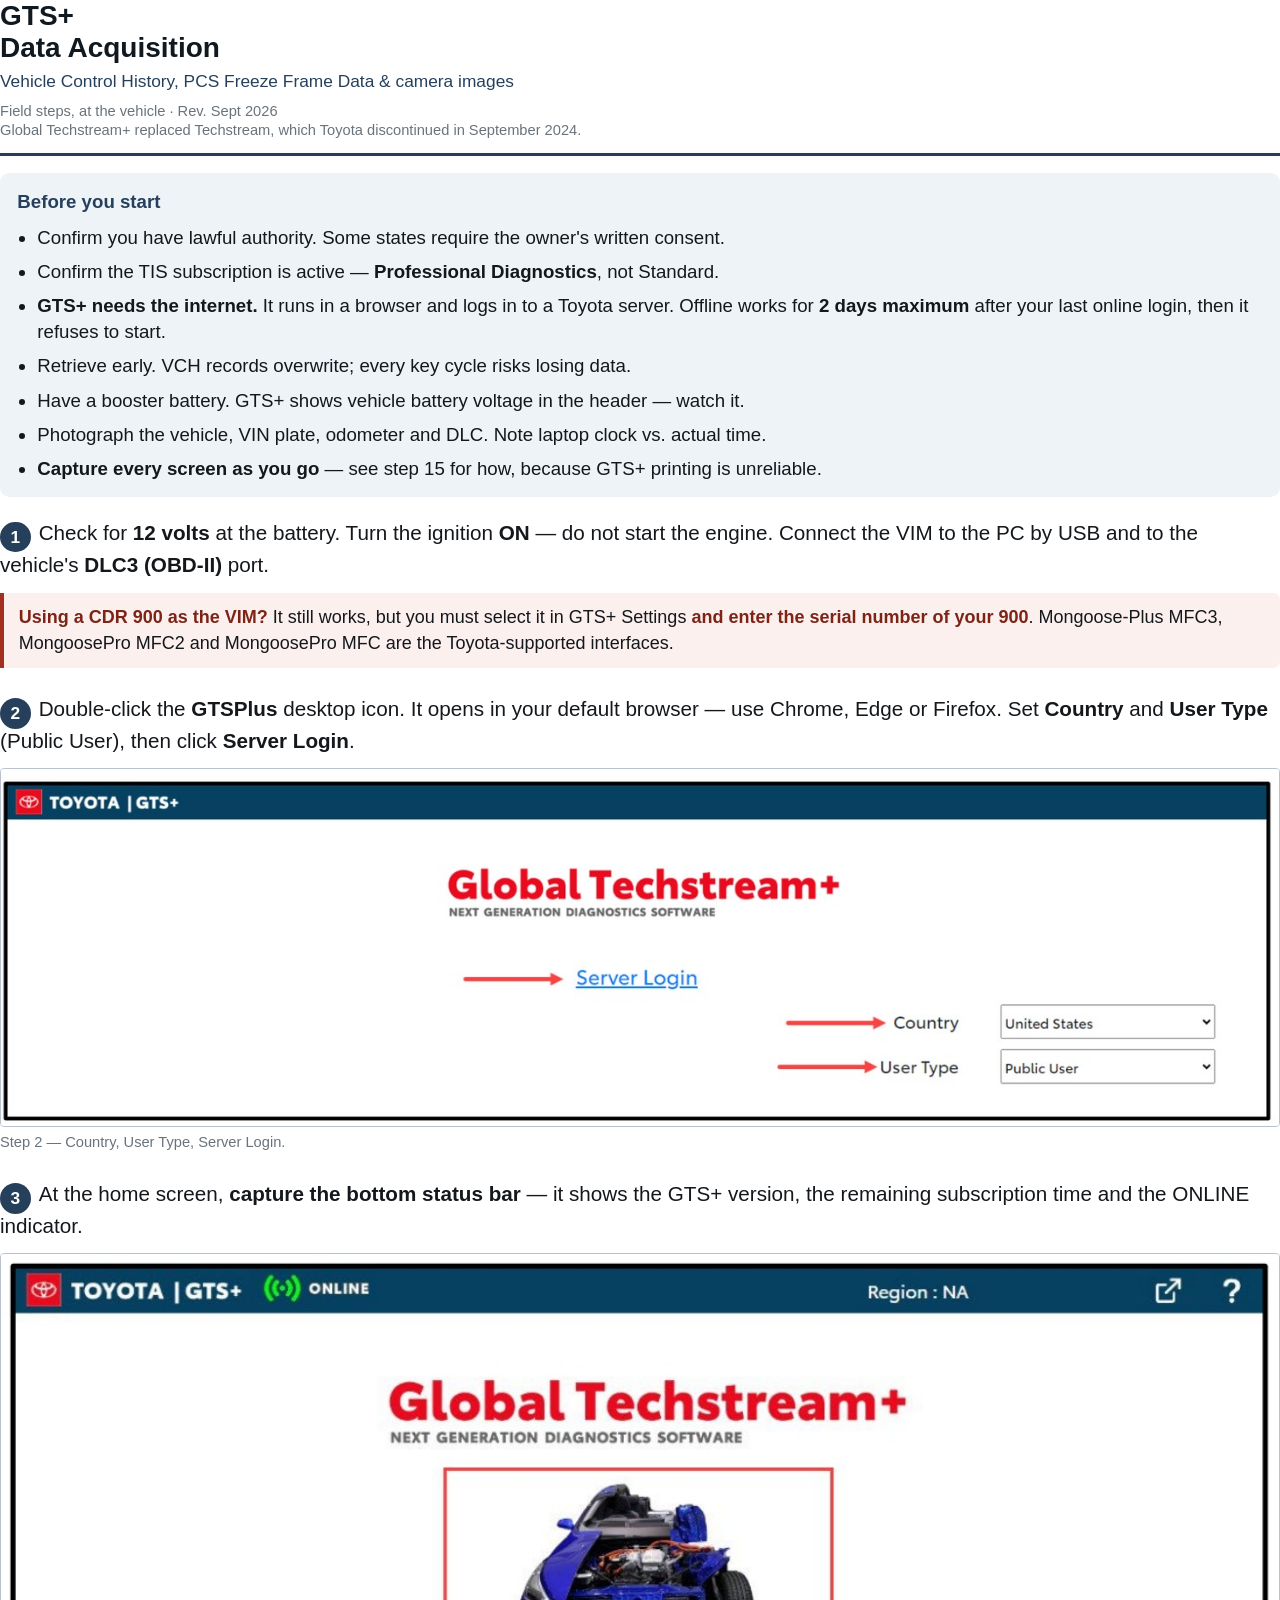
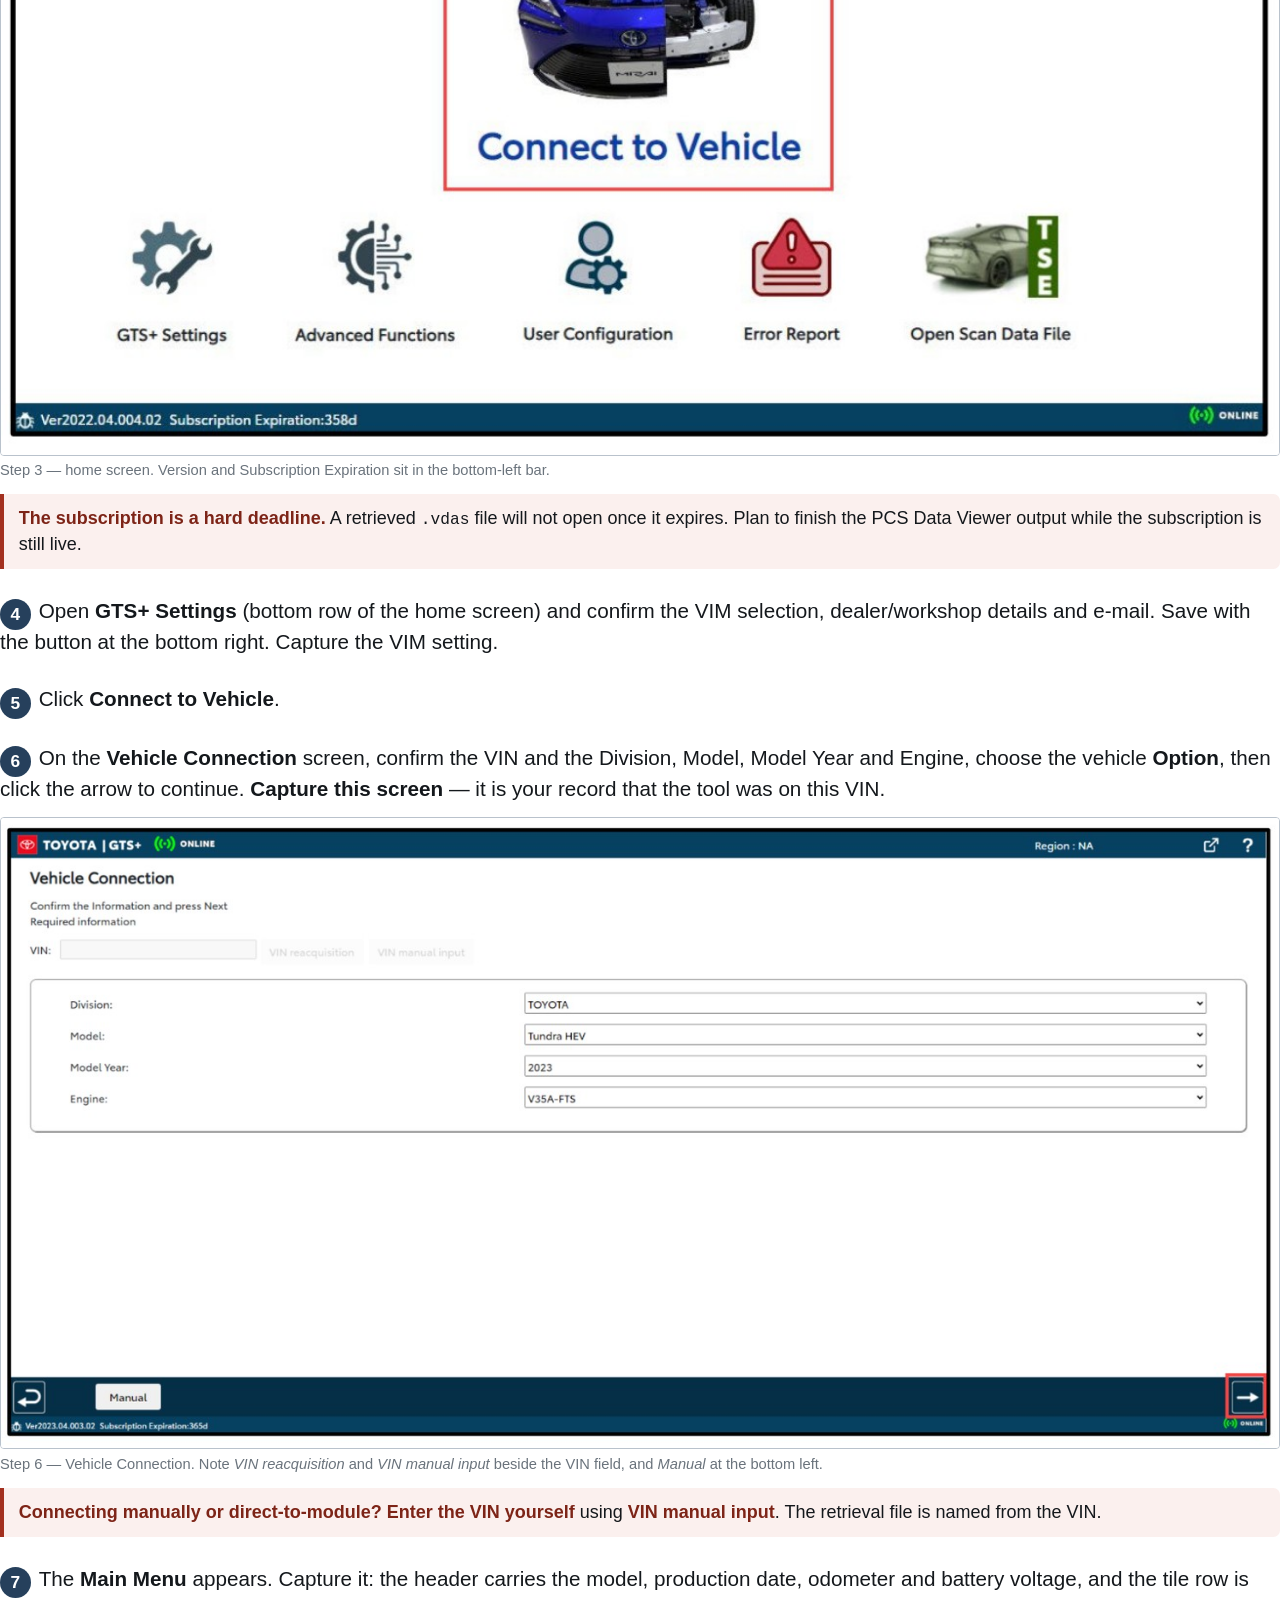
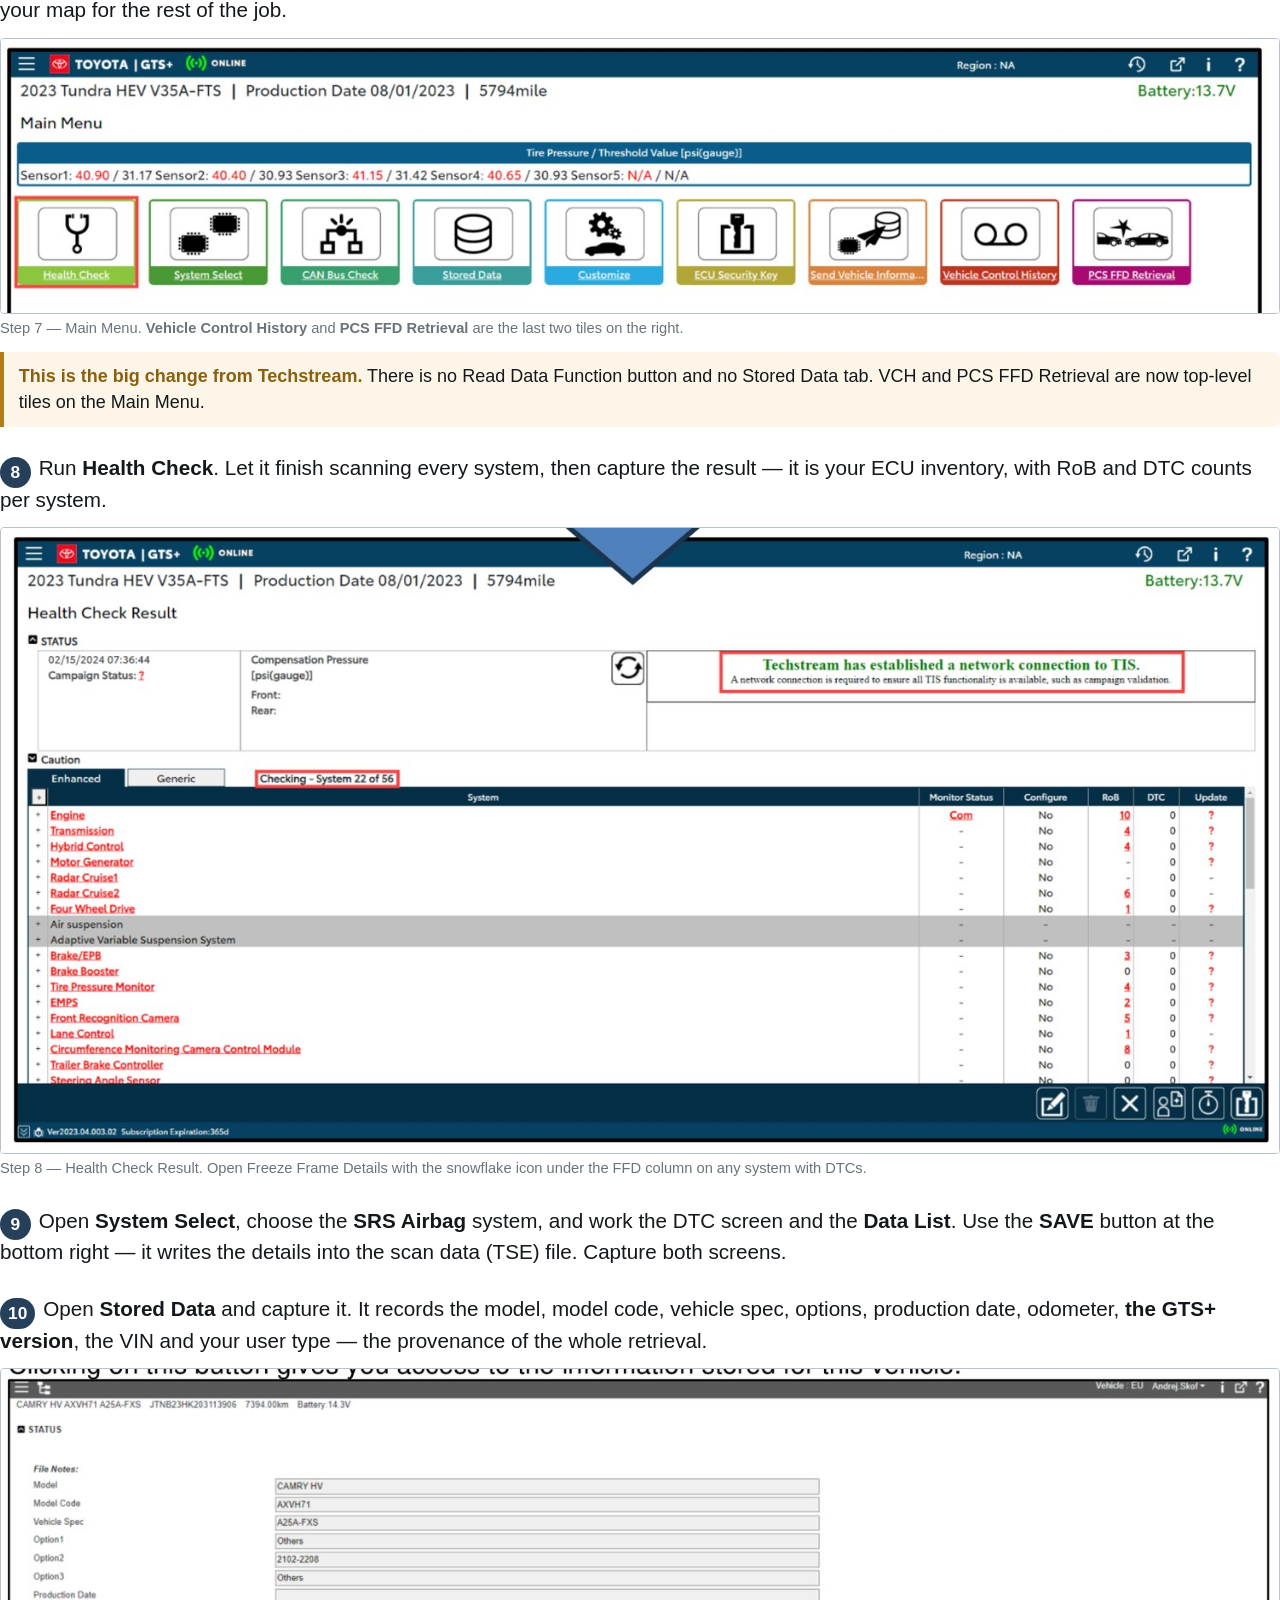
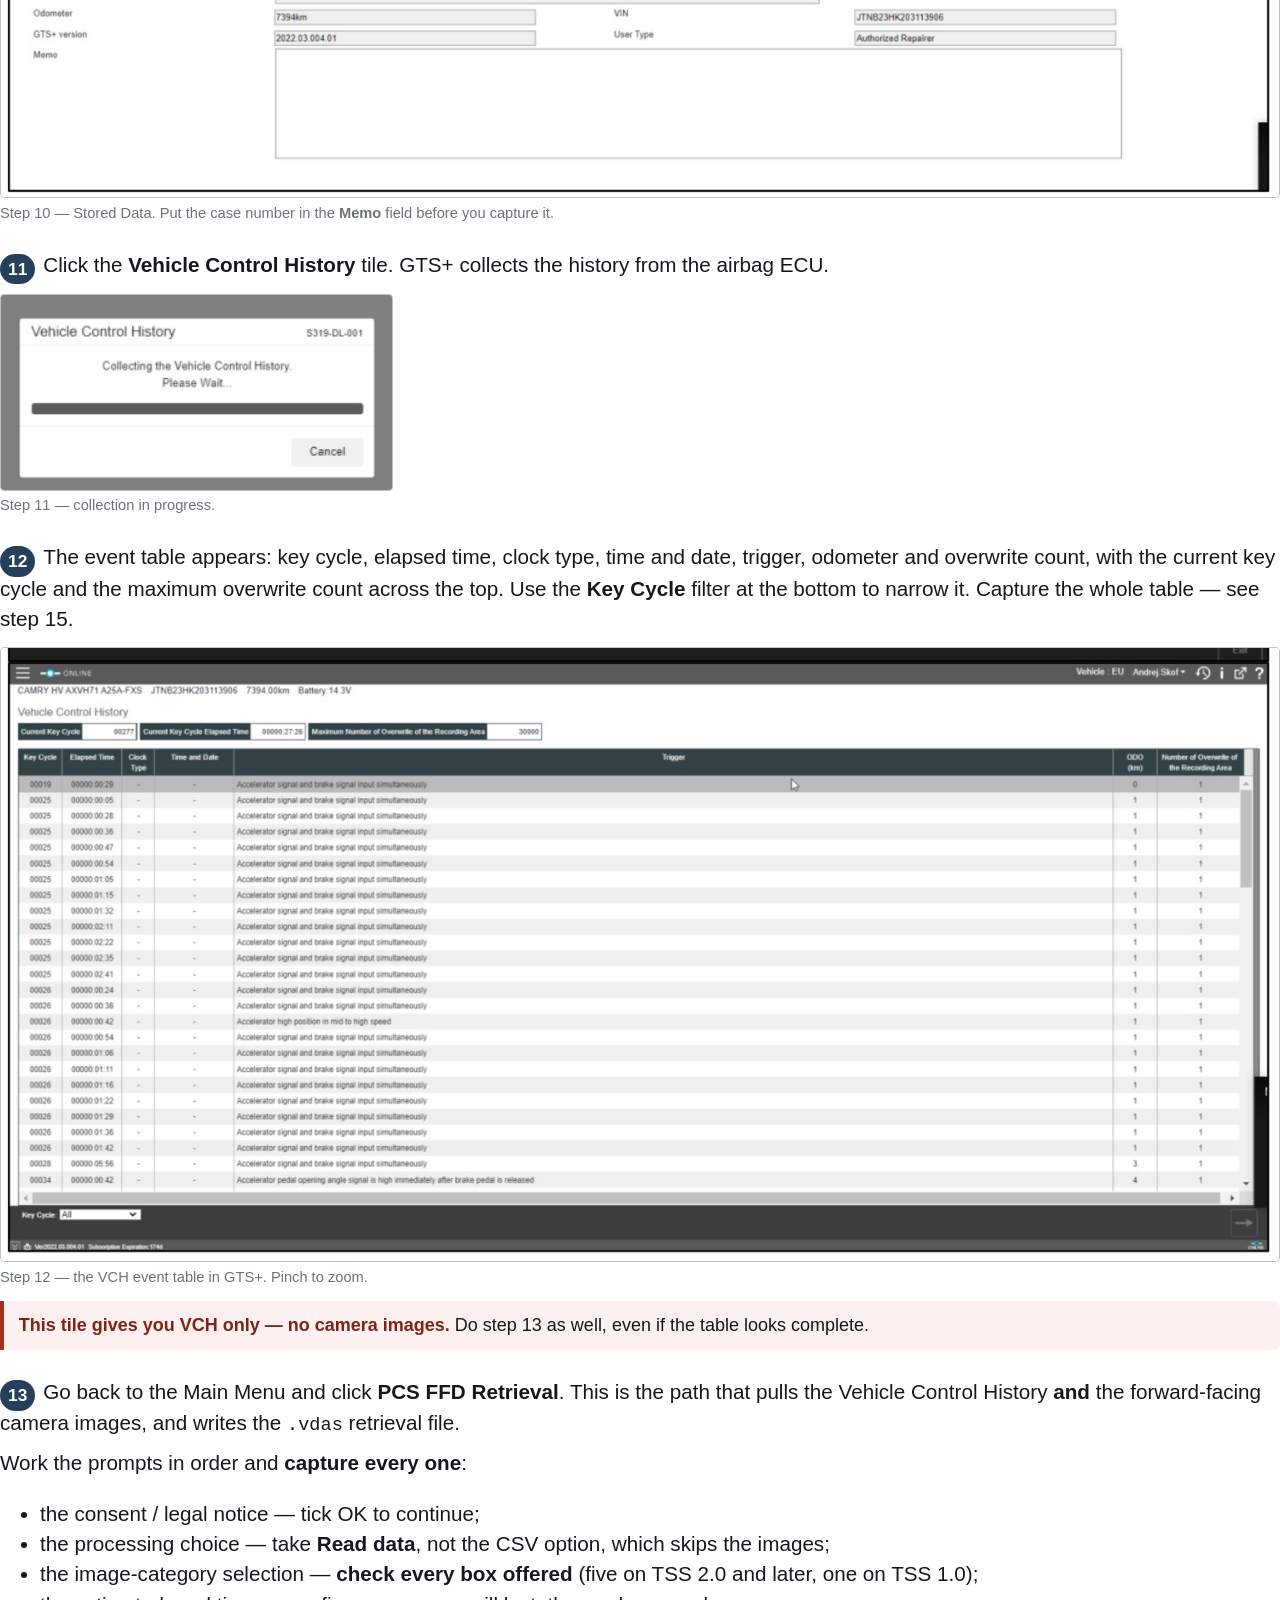
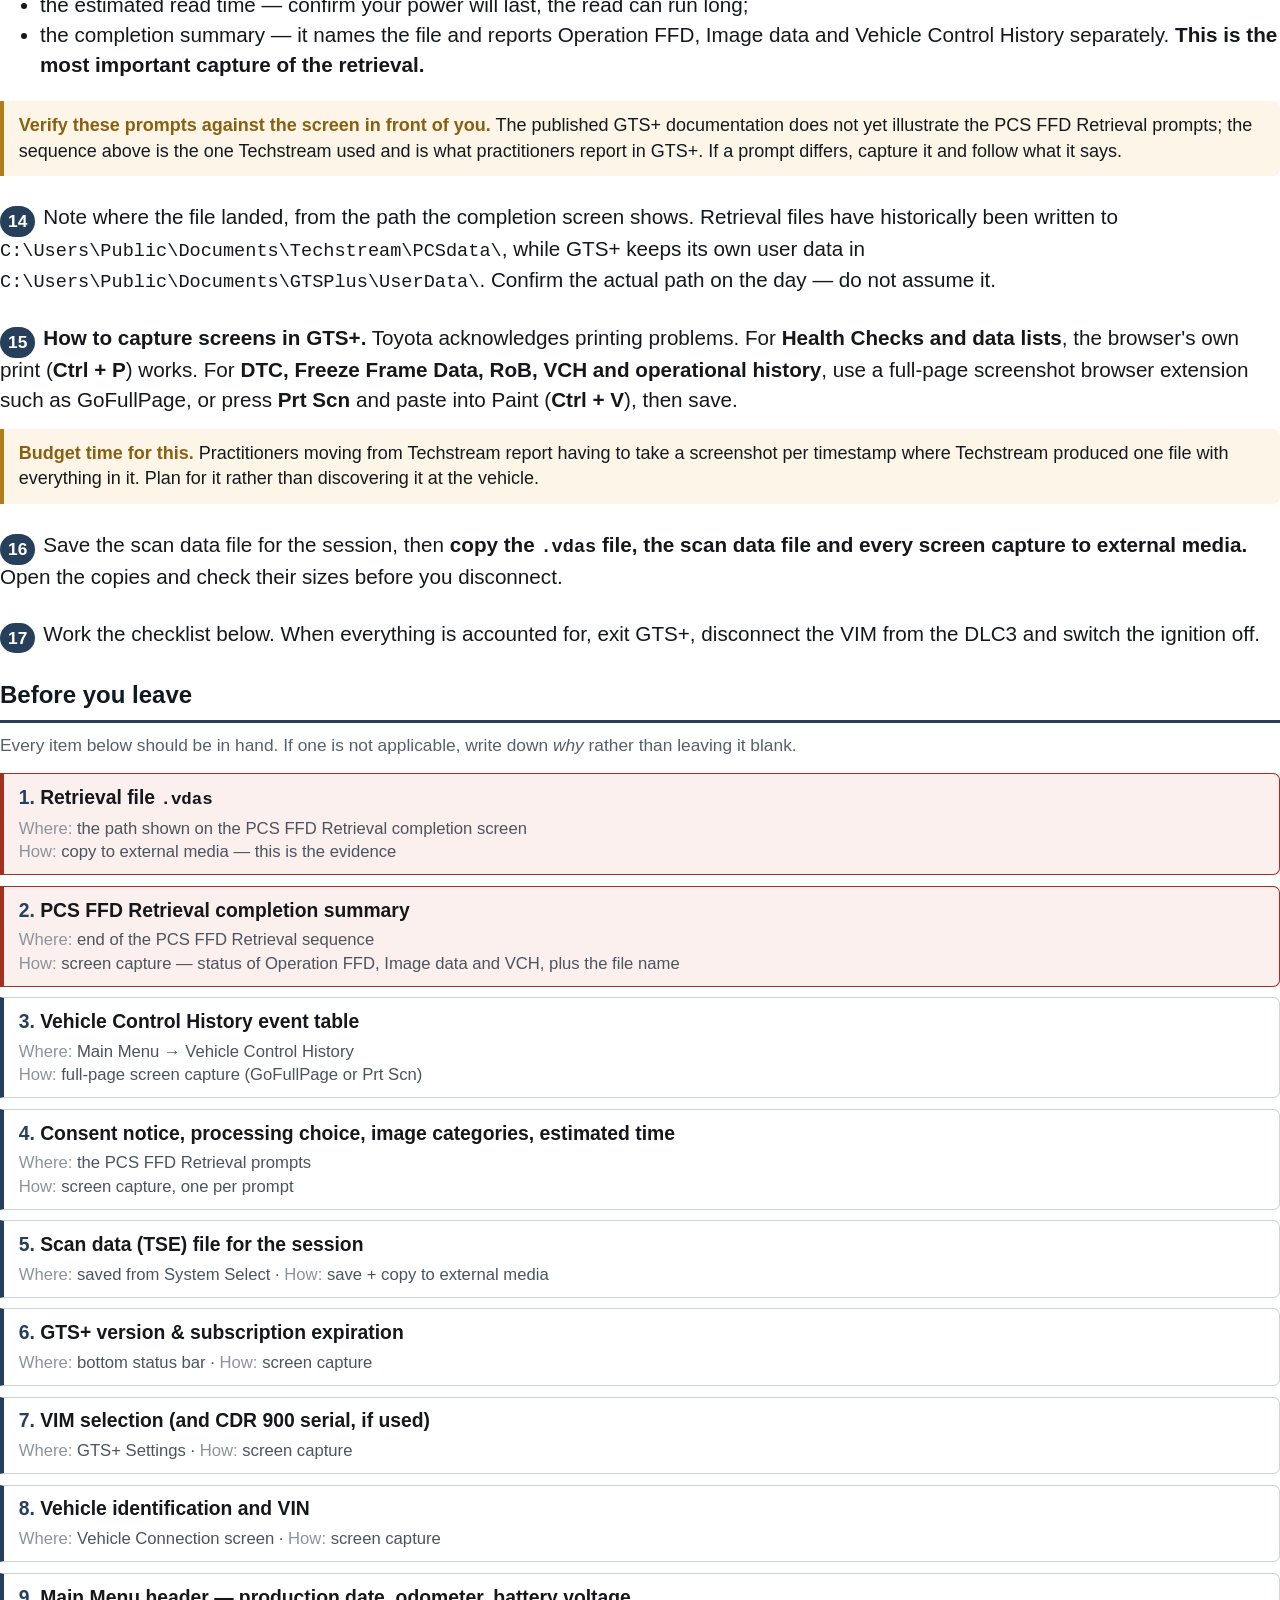
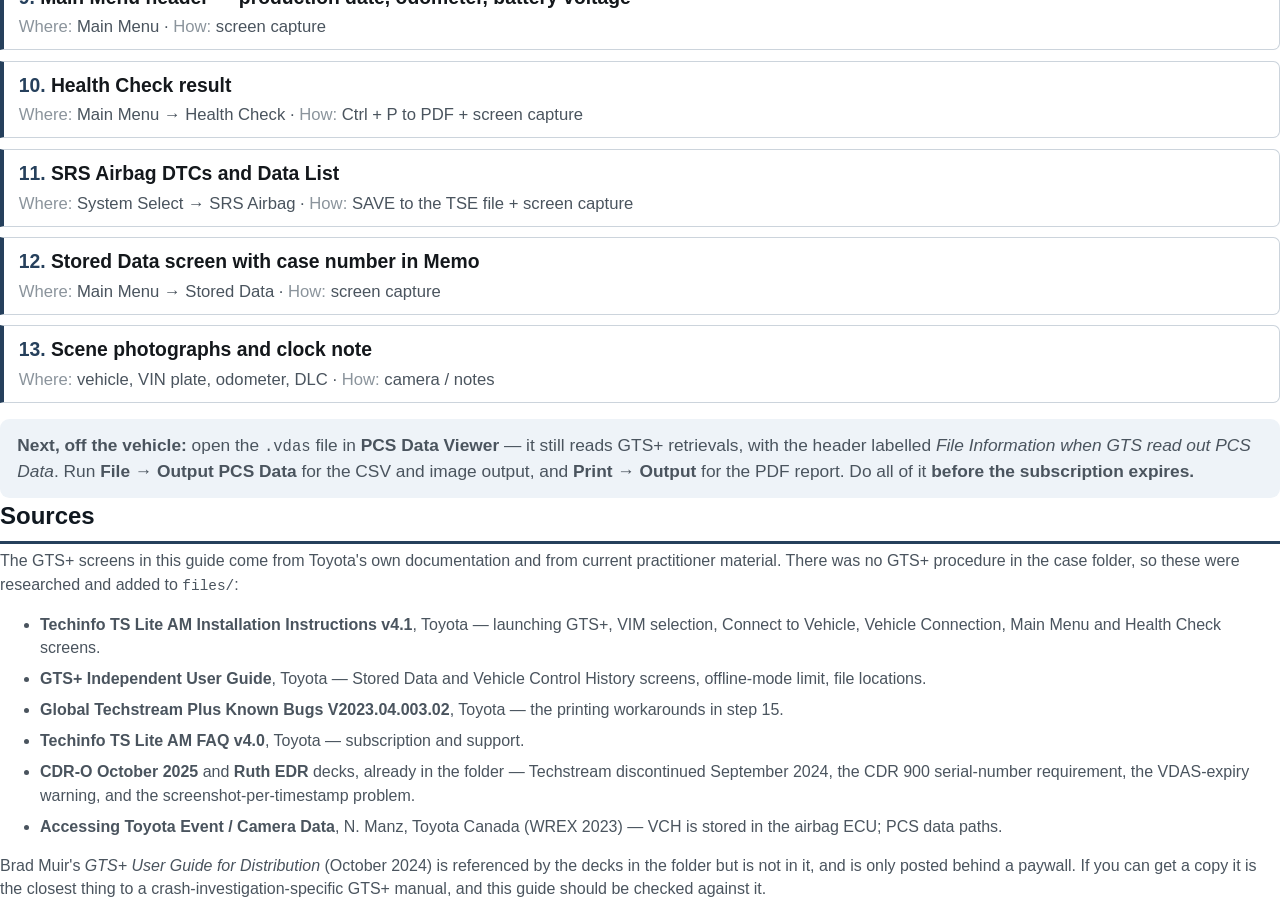
<file: guides/src/steps-gts-phone.html>
<!doctype html>
<html><head><meta charset="utf-8"><title>GTS+ Acquisition — Phone</title>
<style>
  @page { size: 390pt 780pt; margin: 20pt 18pt 30pt 18pt; }
  * { box-sizing: border-box; }
  body { font-family: Helvetica, Arial, sans-serif; font-size: 15.5pt; line-height: 1.47;
         color: #14181c; margin: 0; -webkit-font-smoothing: antialiased; }
  p { margin: 0 0 7pt; }
  b { font-weight: 700; }

  .head { border-bottom: 3px solid #26405c; padding-bottom: 9pt; margin-bottom: 13pt; }
  .head h1 { font-size: 21pt; line-height: 1.15; margin: 0 0 4pt; color: #101820; }
  .head .sub { font-size: 13pt; color: #26405c; line-height: 1.3; }
  .head .meta { font-size: 11pt; color: #6a737c; margin-top: 7pt; line-height: 1.35; }

  .pre { background: #eef3f8; border-radius: 7pt; padding: 11pt 13pt; margin: 0 0 16pt; }
  .pre h2 { font-size: 14pt; margin: 0 0 7pt; color: #26405c; }
  .pre ul { margin: 0; padding-left: 15pt; }
  .pre li { margin-bottom: 6pt; font-size: 14pt; line-height: 1.4; }
  .pre li:last-child { margin-bottom: 0; }

  .step { margin: 0 0 20pt; orphans: 2; widows: 2; }
  .badge { display: inline-block; min-width: 23pt; height: 23pt; border-radius: 12pt;
           background: #26405c; color: #fff; font-size: 13pt; font-weight: 700;
           text-align: center; line-height: 23pt; padding: 0 6pt; margin-right: 6pt;
           position: relative; top: 2pt; }
  .step p { margin-bottom: 6pt; }
  figure { margin: 9pt 0 0; page-break-inside: avoid; }
  figure img { max-width: 100%; height: auto; border: 1px solid #b9c2cc; border-radius: 3pt; display: block; }
  figcaption { font-size: 11pt; color: #6a737c; margin-top: 4pt; line-height: 1.35; }
  .zoom { font-size: 11pt; color: #6a737c; }

  .warn { background: #fbf0ee; border-left: 4px solid #a3301f; border-radius: 0 5pt 5pt 0;
          padding: 9pt 11pt; margin: 10pt 0 0; font-size: 13.5pt; line-height: 1.4;
          page-break-inside: avoid; }
  .warn b { color: #7d2417; }

  h2.sec { font-size: 18pt; margin: 0 0 4pt; padding-bottom: 6pt; border-bottom: 3px solid #26405c;
           page-break-before: always; page-break-after: avoid; color: #101820; }
  .lede { font-size: 13pt; color: #55606a; margin: 7pt 0 12pt; line-height: 1.4; }

  .card { border: 1px solid #ccd4dc; border-left: 4px solid #26405c; border-radius: 0 5pt 5pt 0;
          padding: 8pt 11pt; margin-bottom: 8pt; page-break-inside: avoid; }
  .card .t { font-size: 14.5pt; font-weight: 700; line-height: 1.32; margin-bottom: 4pt; }
  .card .t i { color: #26405c; font-style: normal; }
  .card .d { font-size: 12.5pt; color: #4a545e; line-height: 1.4; }
  .card .d span { color: #8b949c; }
  .card.key { background: #fbf0ee; border-color: #a3301f; }
  .mono { font-family: "Courier New", monospace; font-size: 0.9em;
          overflow-wrap: anywhere; word-break: break-word; }
  .end { font-size: 13pt; color: #4a545e; background: #eef3f8; border-radius: 7pt;
         padding: 11pt 13pt; margin-top: 12pt; line-height: 1.42; page-break-inside: avoid; }

  .amber { background: #fdf6e8; border-left: 4px solid #b07d1a; border-radius: 0 5pt 5pt 0;
           padding: 9pt 11pt; margin: 10pt 0 0; font-size: 13.5pt; line-height: 1.4;
           page-break-inside: avoid; }
  .amber b { color: #8a5f10; }
  .srcbox { font-size: 12pt; color: #4a545e; line-height: 1.45; }
  .srcbox li { margin-bottom: 6pt; }
</style>
</head>
<body>

<div class="head">
  <h1>GTS+<br>Data Acquisition</h1>
  <div class="sub">Vehicle Control History, PCS Freeze Frame Data &amp; camera images</div>
  <div class="meta">Field steps, at the vehicle · Rev. Sept 2026<br>
  Global Techstream+ replaced Techstream, which Toyota discontinued in September 2024.</div>
</div>

<div class="pre">
  <h2>Before you start</h2>
  <ul>
    <li>Confirm you have lawful authority. Some states require the owner's written consent.</li>
    <li>Confirm the TIS subscription is active — <b>Professional Diagnostics</b>, not Standard.</li>
    <li><b>GTS+ needs the internet.</b> It runs in a browser and logs in to a Toyota server. Offline
        works for <b>2 days maximum</b> after your last online login, then it refuses to start.</li>
    <li>Retrieve early. VCH records overwrite; every key cycle risks losing data.</li>
    <li>Have a booster battery. GTS+ shows vehicle battery voltage in the header — watch it.</li>
    <li>Photograph the vehicle, VIN plate, odometer and DLC. Note laptop clock vs. actual time.</li>
    <li><b>Capture every screen as you go</b> — see step 15 for how, because GTS+ printing is
        unreliable.</li>
  </ul>
</div>

<div class="step">
  <p><span class="badge">1</span>Check for <b>12 volts</b> at the battery. Turn the ignition
  <b>ON</b> — do not start the engine. Connect the VIM to the PC by USB and to the vehicle's
  <b>DLC3 (OBD-II)</b> port.</p>
  <div class="warn"><b>Using a CDR 900 as the VIM?</b> It still works, but you must select it in
  GTS+ Settings <b>and enter the serial number of your 900</b>. Mongoose-Plus MFC3, MongoosePro MFC2
  and MongoosePro MFC are the Toyota-supported interfaces.</div>
</div>

<div class="step">
  <p><span class="badge">2</span>Double-click the <b>GTSPlus</b> desktop icon. It opens in your
  default browser — use Chrome, Edge or Firefox. Set <b>Country</b> and <b>User Type</b>
  (Public User), then click <b>Server Login</b>.</p>
  <figure><img src="img-gts/login.jpg" alt="GTS+ login screen">
  <figcaption>Step 2 — Country, User Type, Server Login.</figcaption></figure>
</div>

<div class="step">
  <p><span class="badge">3</span>At the home screen, <b>capture the bottom status bar</b> — it shows
  the GTS+ version, the remaining subscription time and the ONLINE indicator.</p>
  <figure><img src="img-gts/home.jpg" alt="GTS+ home screen">
  <figcaption>Step 3 — home screen. Version and Subscription Expiration sit in the bottom-left bar.</figcaption></figure>
  <div class="warn"><b>The subscription is a hard deadline.</b> A retrieved
  <span class="mono">.vdas</span> file will not open once it expires. Plan to finish the PCS Data
  Viewer output while the subscription is still live.</div>
</div>

<div class="step">
  <p><span class="badge">4</span>Open <b>GTS+ Settings</b> (bottom row of the home screen) and confirm
  the VIM selection, dealer/workshop details and e-mail. Save with the button at the bottom right.
  Capture the VIM setting.</p>
</div>

<div class="step">
  <p><span class="badge">5</span>Click <b>Connect to Vehicle</b>.</p>
</div>

<div class="step">
  <p><span class="badge">6</span>On the <b>Vehicle Connection</b> screen, confirm the VIN and the
  Division, Model, Model Year and Engine, choose the vehicle <b>Option</b>, then click the arrow to
  continue. <b>Capture this screen</b> — it is your record that the tool was on this VIN.</p>
  <figure><img src="img-gts/vehconn.jpg" alt="GTS+ Vehicle Connection screen">
  <figcaption>Step 6 — Vehicle Connection. Note <i>VIN reacquisition</i> and <i>VIN manual input</i>
  beside the VIN field, and <i>Manual</i> at the bottom left.</figcaption></figure>
  <div class="warn"><b>Connecting manually or direct-to-module? Enter the VIN yourself</b> using
  <b>VIN manual input</b>. The retrieval file is named from the VIN.</div>
</div>

<div class="step">
  <p><span class="badge">7</span>The <b>Main Menu</b> appears. Capture it: the header carries the
  model, production date, odometer and battery voltage, and the tile row is your map for the rest of
  the job.</p>
  <figure><img src="img-gts/mainmenu.jpg" alt="GTS+ Main Menu tiles">
  <figcaption>Step 7 — Main Menu. <b>Vehicle Control History</b> and <b>PCS FFD Retrieval</b> are the
  last two tiles on the right.</figcaption></figure>
  <div class="amber"><b>This is the big change from Techstream.</b> There is no Read Data Function
  button and no Stored Data tab. VCH and PCS FFD Retrieval are now top-level tiles on the Main Menu.</div>
</div>

<div class="step">
  <p><span class="badge">8</span>Run <b>Health Check</b>. Let it finish scanning every system, then
  capture the result — it is your ECU inventory, with RoB and DTC counts per system.</p>
  <figure><img src="img-gts/healthcheck.jpg" alt="GTS+ Health Check Result">
  <figcaption>Step 8 — Health Check Result. Open Freeze Frame Details with the snowflake icon under
  the FFD column on any system with DTCs.</figcaption></figure>
</div>

<div class="step">
  <p><span class="badge">9</span>Open <b>System Select</b>, choose the <b>SRS Airbag</b> system, and
  work the DTC screen and the <b>Data List</b>. Use the <b>SAVE</b> button at the bottom right — it
  writes the details into the scan data (TSE) file. Capture both screens.</p>
</div>

<div class="step">
  <p><span class="badge">10</span>Open <b>Stored Data</b> and capture it. It records the model, model
  code, vehicle spec, options, production date, odometer, <b>the GTS+ version</b>, the VIN and your
  user type — the provenance of the whole retrieval.</p>
  <figure><img src="img-gts/stored.jpg" alt="GTS+ Stored Data screen">
  <figcaption>Step 10 — Stored Data. Put the case number in the <b>Memo</b> field before you capture it.</figcaption></figure>
</div>

<div class="step">
  <p><span class="badge">11</span>Click the <b>Vehicle Control History</b> tile. GTS+ collects the
  history from the airbag ECU.</p>
  <figure><img src="img-gts/vch_wait.jpg" alt="Collecting the Vehicle Control History">
  <figcaption>Step 11 — collection in progress.</figcaption></figure>
</div>

<div class="step">
  <p><span class="badge">12</span>The event table appears: key cycle, elapsed time, clock type, time
  and date, trigger, odometer and overwrite count, with the current key cycle and the maximum
  overwrite count across the top. Use the <b>Key Cycle</b> filter at the bottom to narrow it.
  Capture the whole table — see step 15.</p>
  <figure><img src="img-gts/vch_table.jpg" alt="GTS+ Vehicle Control History table">
  <figcaption>Step 12 — the VCH event table in GTS+. <span class="zoom">Pinch to zoom.</span></figcaption></figure>
  <div class="warn"><b>This tile gives you VCH only — no camera images.</b> Do step 13 as well, even
  if the table looks complete.</div>
</div>

<div class="step">
  <p><span class="badge">13</span>Go back to the Main Menu and click <b>PCS FFD Retrieval</b>. This is
  the path that pulls the Vehicle Control History <b>and</b> the forward-facing camera images, and
  writes the <span class="mono">.vdas</span> retrieval file.</p>
  <p>Work the prompts in order and <b>capture every one</b>:</p>
  <ul>
    <li>the consent / legal notice — tick OK to continue;</li>
    <li>the processing choice — take <b>Read data</b>, not the CSV option, which skips the images;</li>
    <li>the image-category selection — <b>check every box offered</b> (five on TSS 2.0 and later, one
        on TSS 1.0);</li>
    <li>the estimated read time — confirm your power will last, the read can run long;</li>
    <li>the completion summary — it names the file and reports Operation FFD, Image data and Vehicle
        Control History separately. <b>This is the most important capture of the retrieval.</b></li>
  </ul>
  <div class="amber"><b>Verify these prompts against the screen in front of you.</b> The published
  GTS+ documentation does not yet illustrate the PCS FFD Retrieval prompts; the sequence above is
  the one Techstream used and is what practitioners report in GTS+. If a prompt differs, capture it
  and follow what it says.</div>
</div>

<div class="step">
  <p><span class="badge">14</span>Note where the file landed, from the path the completion screen
  shows. Retrieval files have historically been written to
  <span class="mono">C:\Users\Public\Documents\Techstream\PCSdata\</span>, while GTS+ keeps its own
  user data in <span class="mono">C:\Users\Public\Documents\GTSPlus\UserData\</span>. Confirm the
  actual path on the day — do not assume it.</p>
</div>

<div class="step">
  <p><span class="badge">15</span><b>How to capture screens in GTS+.</b> Toyota acknowledges printing
  problems. For <b>Health Checks and data lists</b>, the browser's own print (<b>Ctrl + P</b>) works.
  For <b>DTC, Freeze Frame Data, RoB, VCH and operational history</b>, use a full-page screenshot
  browser extension such as GoFullPage, or press <b>Prt Scn</b> and paste into Paint
  (<b>Ctrl + V</b>), then save.</p>
  <div class="amber"><b>Budget time for this.</b> Practitioners moving from Techstream report having
  to take a screenshot per timestamp where Techstream produced one file with everything in it. Plan
  for it rather than discovering it at the vehicle.</div>
</div>

<div class="step">
  <p><span class="badge">16</span>Save the scan data file for the session, then <b>copy the
  <span class="mono">.vdas</span> file, the scan data file and every screen capture to external
  media.</b> Open the copies and check their sizes before you disconnect.</p>
</div>

<div class="step">
  <p><span class="badge">17</span>Work the checklist below. When everything is accounted for, exit
  GTS+, disconnect the VIM from the DLC3 and switch the ignition off.</p>
</div>

<h2 class="sec">Before you leave</h2>
<p class="lede">Every item below should be in hand. If one is not applicable, write down <i>why</i>
rather than leaving it blank.</p>

<div class="card key">
  <div class="t"><i>1.</i> Retrieval file <span class="mono">.vdas</span></div>
  <div class="d"><span>Where:</span> the path shown on the PCS FFD Retrieval completion screen<br>
  <span>How:</span> copy to external media — this is the evidence</div>
</div>
<div class="card key">
  <div class="t"><i>2.</i> PCS FFD Retrieval completion summary</div>
  <div class="d"><span>Where:</span> end of the PCS FFD Retrieval sequence<br>
  <span>How:</span> screen capture — status of Operation FFD, Image data and VCH, plus the file name</div>
</div>
<div class="card">
  <div class="t"><i>3.</i> Vehicle Control History event table</div>
  <div class="d"><span>Where:</span> Main Menu → Vehicle Control History<br>
  <span>How:</span> full-page screen capture (GoFullPage or Prt Scn)</div>
</div>
<div class="card">
  <div class="t"><i>4.</i> Consent notice, processing choice, image categories, estimated time</div>
  <div class="d"><span>Where:</span> the PCS FFD Retrieval prompts<br>
  <span>How:</span> screen capture, one per prompt</div>
</div>
<div class="card">
  <div class="t"><i>5.</i> Scan data (TSE) file for the session</div>
  <div class="d"><span>Where:</span> saved from System Select · <span>How:</span> save + copy to external media</div>
</div>
<div class="card">
  <div class="t"><i>6.</i> GTS+ version &amp; subscription expiration</div>
  <div class="d"><span>Where:</span> bottom status bar · <span>How:</span> screen capture</div>
</div>
<div class="card">
  <div class="t"><i>7.</i> VIM selection (and CDR 900 serial, if used)</div>
  <div class="d"><span>Where:</span> GTS+ Settings · <span>How:</span> screen capture</div>
</div>
<div class="card">
  <div class="t"><i>8.</i> Vehicle identification and VIN</div>
  <div class="d"><span>Where:</span> Vehicle Connection screen · <span>How:</span> screen capture</div>
</div>
<div class="card">
  <div class="t"><i>9.</i> Main Menu header — production date, odometer, battery voltage</div>
  <div class="d"><span>Where:</span> Main Menu · <span>How:</span> screen capture</div>
</div>
<div class="card">
  <div class="t"><i>10.</i> Health Check result</div>
  <div class="d"><span>Where:</span> Main Menu → Health Check · <span>How:</span> Ctrl + P to PDF + screen capture</div>
</div>
<div class="card">
  <div class="t"><i>11.</i> SRS Airbag DTCs and Data List</div>
  <div class="d"><span>Where:</span> System Select → SRS Airbag · <span>How:</span> SAVE to the TSE file + screen capture</div>
</div>
<div class="card">
  <div class="t"><i>12.</i> Stored Data screen with case number in Memo</div>
  <div class="d"><span>Where:</span> Main Menu → Stored Data · <span>How:</span> screen capture</div>
</div>
<div class="card">
  <div class="t"><i>13.</i> Scene photographs and clock note</div>
  <div class="d"><span>Where:</span> vehicle, VIN plate, odometer, DLC · <span>How:</span> camera / notes</div>
</div>

<div class="end"><b>Next, off the vehicle:</b> open the <span class="mono">.vdas</span> file in
<b>PCS Data Viewer</b> — it still reads GTS+ retrievals, with the header labelled
<i>File Information when GTS read out PCS Data</i>. Run <b>File → Output PCS Data</b> for the CSV and
image output, and <b>Print → Output</b> for the PDF report. Do all of it
<b>before the subscription expires.</b></div>

<h2 class="sec">Sources</h2>
<div class="srcbox">
<p>The GTS+ screens in this guide come from Toyota's own documentation and from current
practitioner material. There was no GTS+ procedure in the case folder, so these were researched and
added to <span class="mono">files/</span>:</p>
<ul>
  <li><b>Techinfo TS Lite AM Installation Instructions v4.1</b>, Toyota — launching GTS+, VIM
      selection, Connect to Vehicle, Vehicle Connection, Main Menu and Health Check screens.</li>
  <li><b>GTS+ Independent User Guide</b>, Toyota — Stored Data and Vehicle Control History screens,
      offline-mode limit, file locations.</li>
  <li><b>Global Techstream Plus Known Bugs V2023.04.003.02</b>, Toyota — the printing workarounds in
      step 15.</li>
  <li><b>Techinfo TS Lite AM FAQ v4.0</b>, Toyota — subscription and support.</li>
  <li><b>CDR-O October 2025</b> and <b>Ruth EDR</b> decks, already in the folder — Techstream
      discontinued September 2024, the CDR 900 serial-number requirement, the VDAS-expiry warning,
      and the screenshot-per-timestamp problem.</li>
  <li><b>Accessing Toyota Event / Camera Data</b>, N. Manz, Toyota Canada (WREX 2023) — VCH is stored
      in the airbag ECU; PCS data paths.</li>
</ul>
<p>Brad Muir's <i>GTS+ User Guide for Distribution</i> (October 2024) is referenced by the decks in
the folder but is not in it, and is only posted behind a paywall. If you can get a copy it is the
closest thing to a crash-investigation-specific GTS+ manual, and this guide should be checked
against it.</p>
</div>

</body></html>
</file>
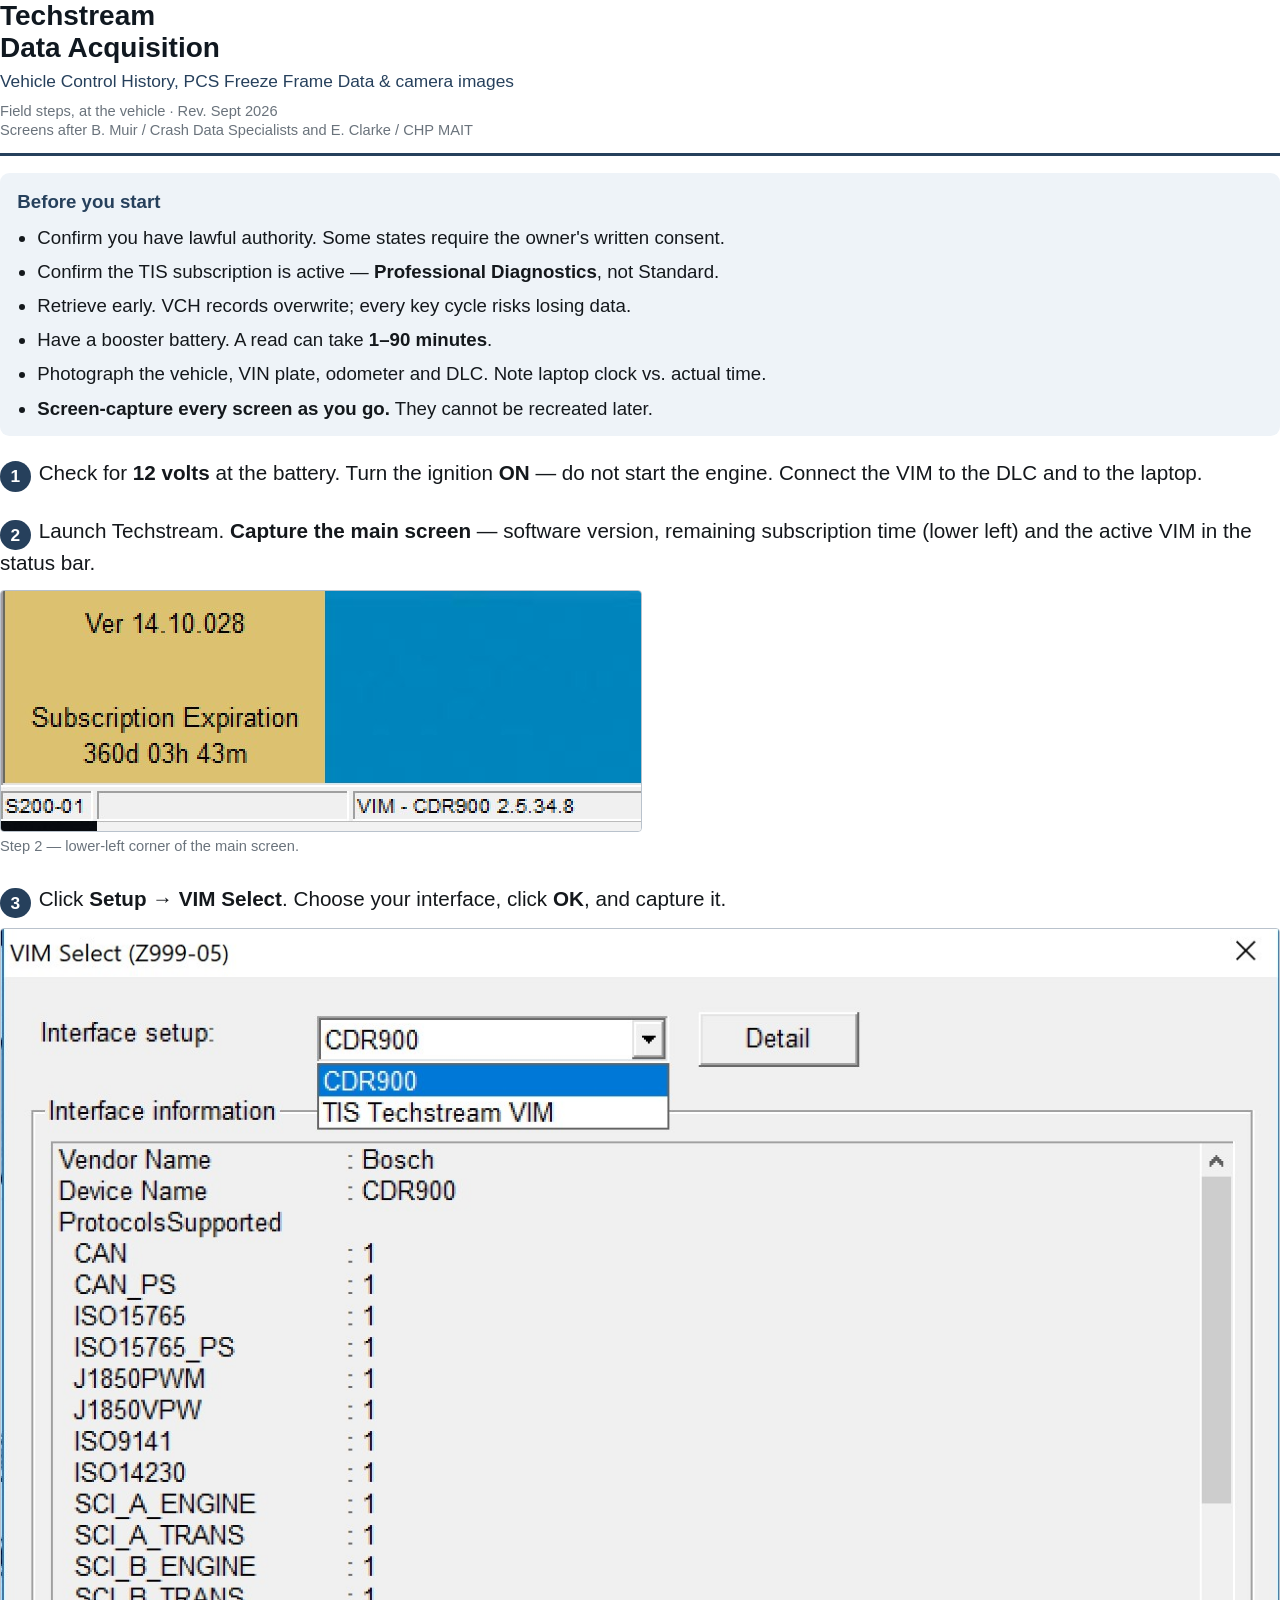
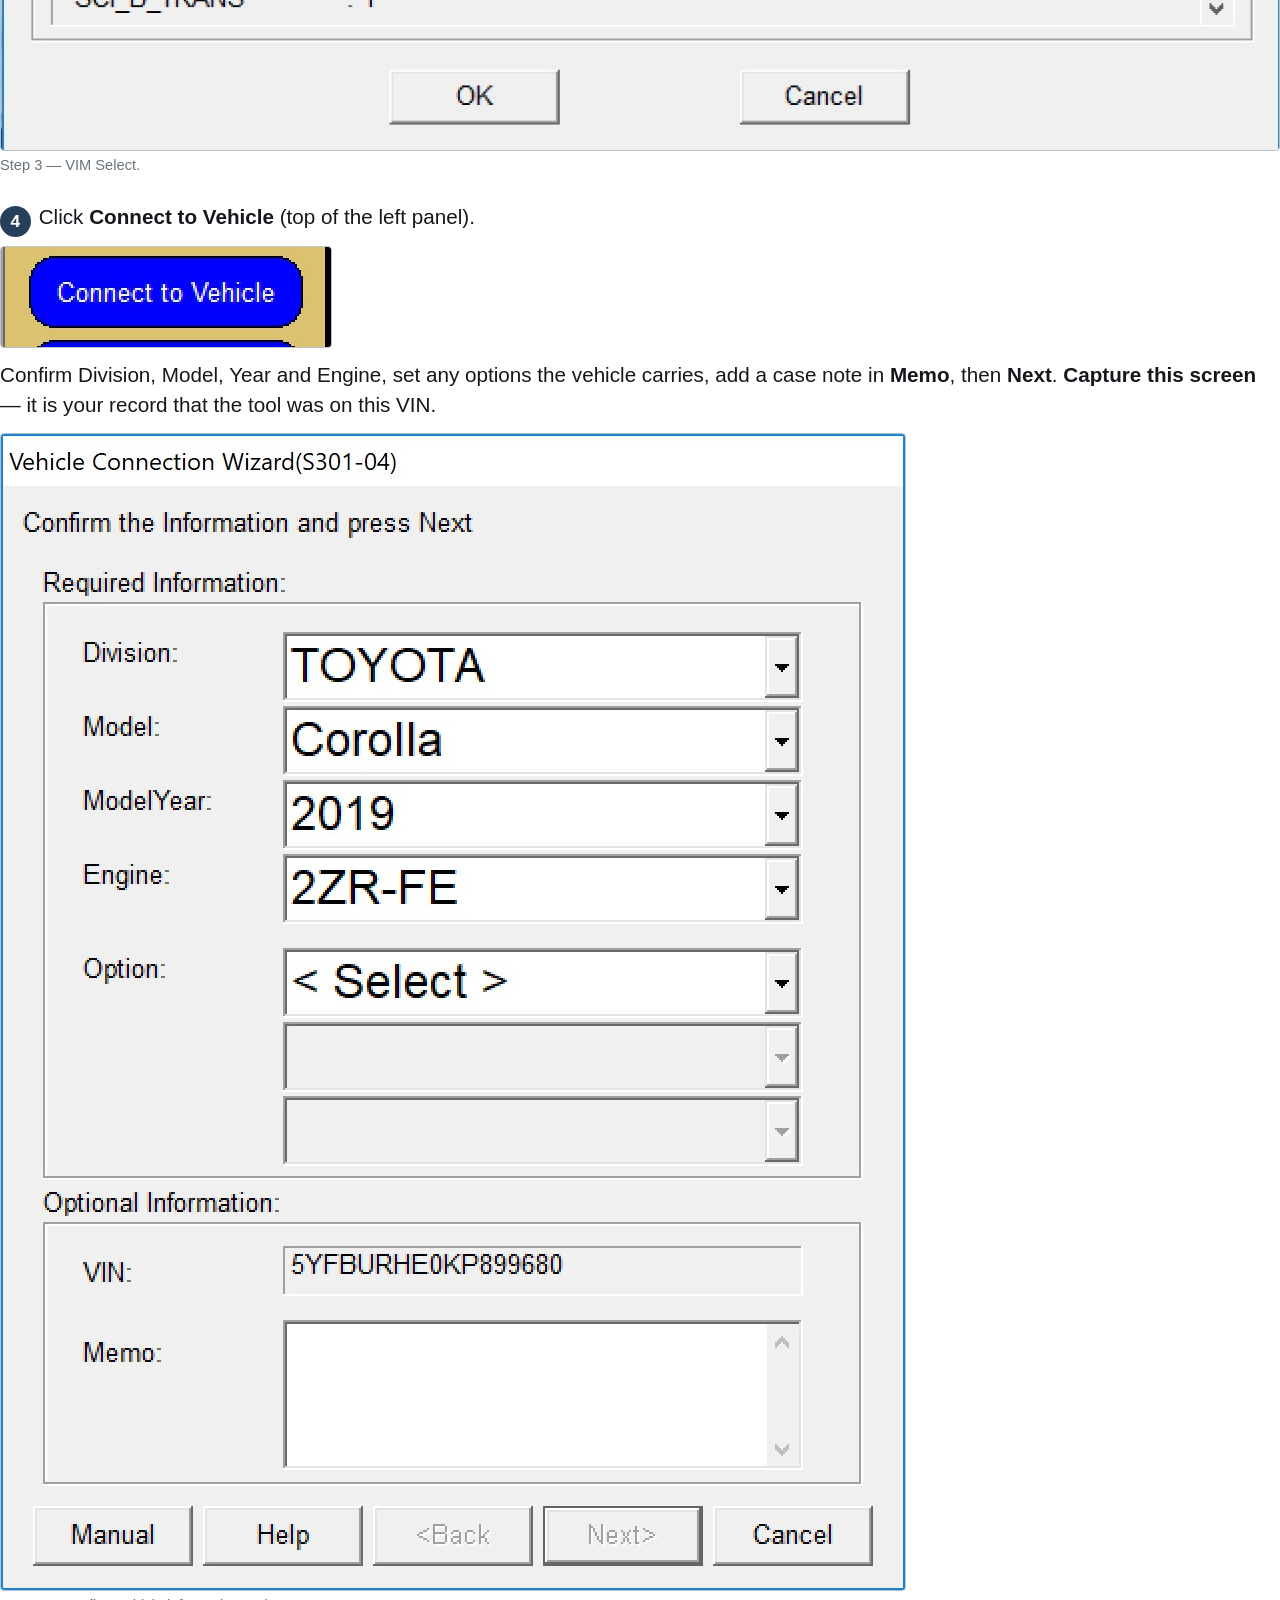
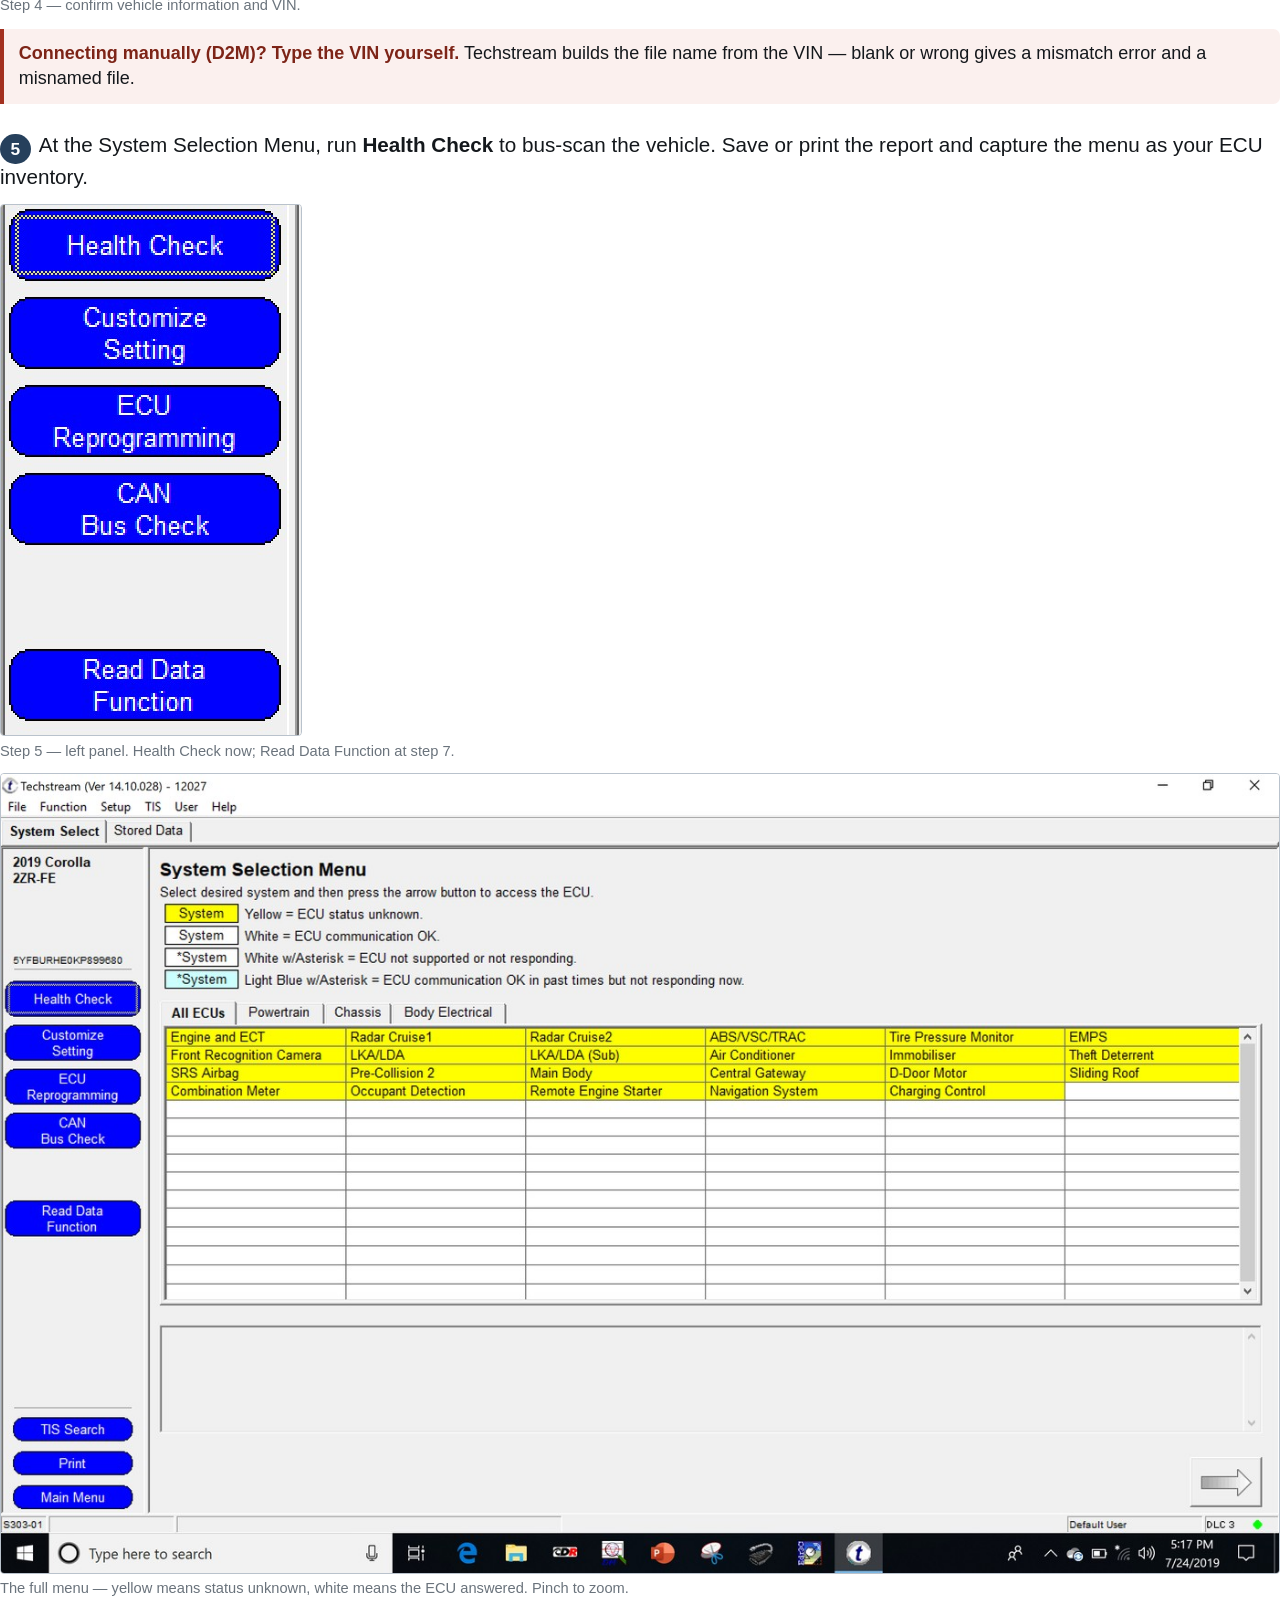
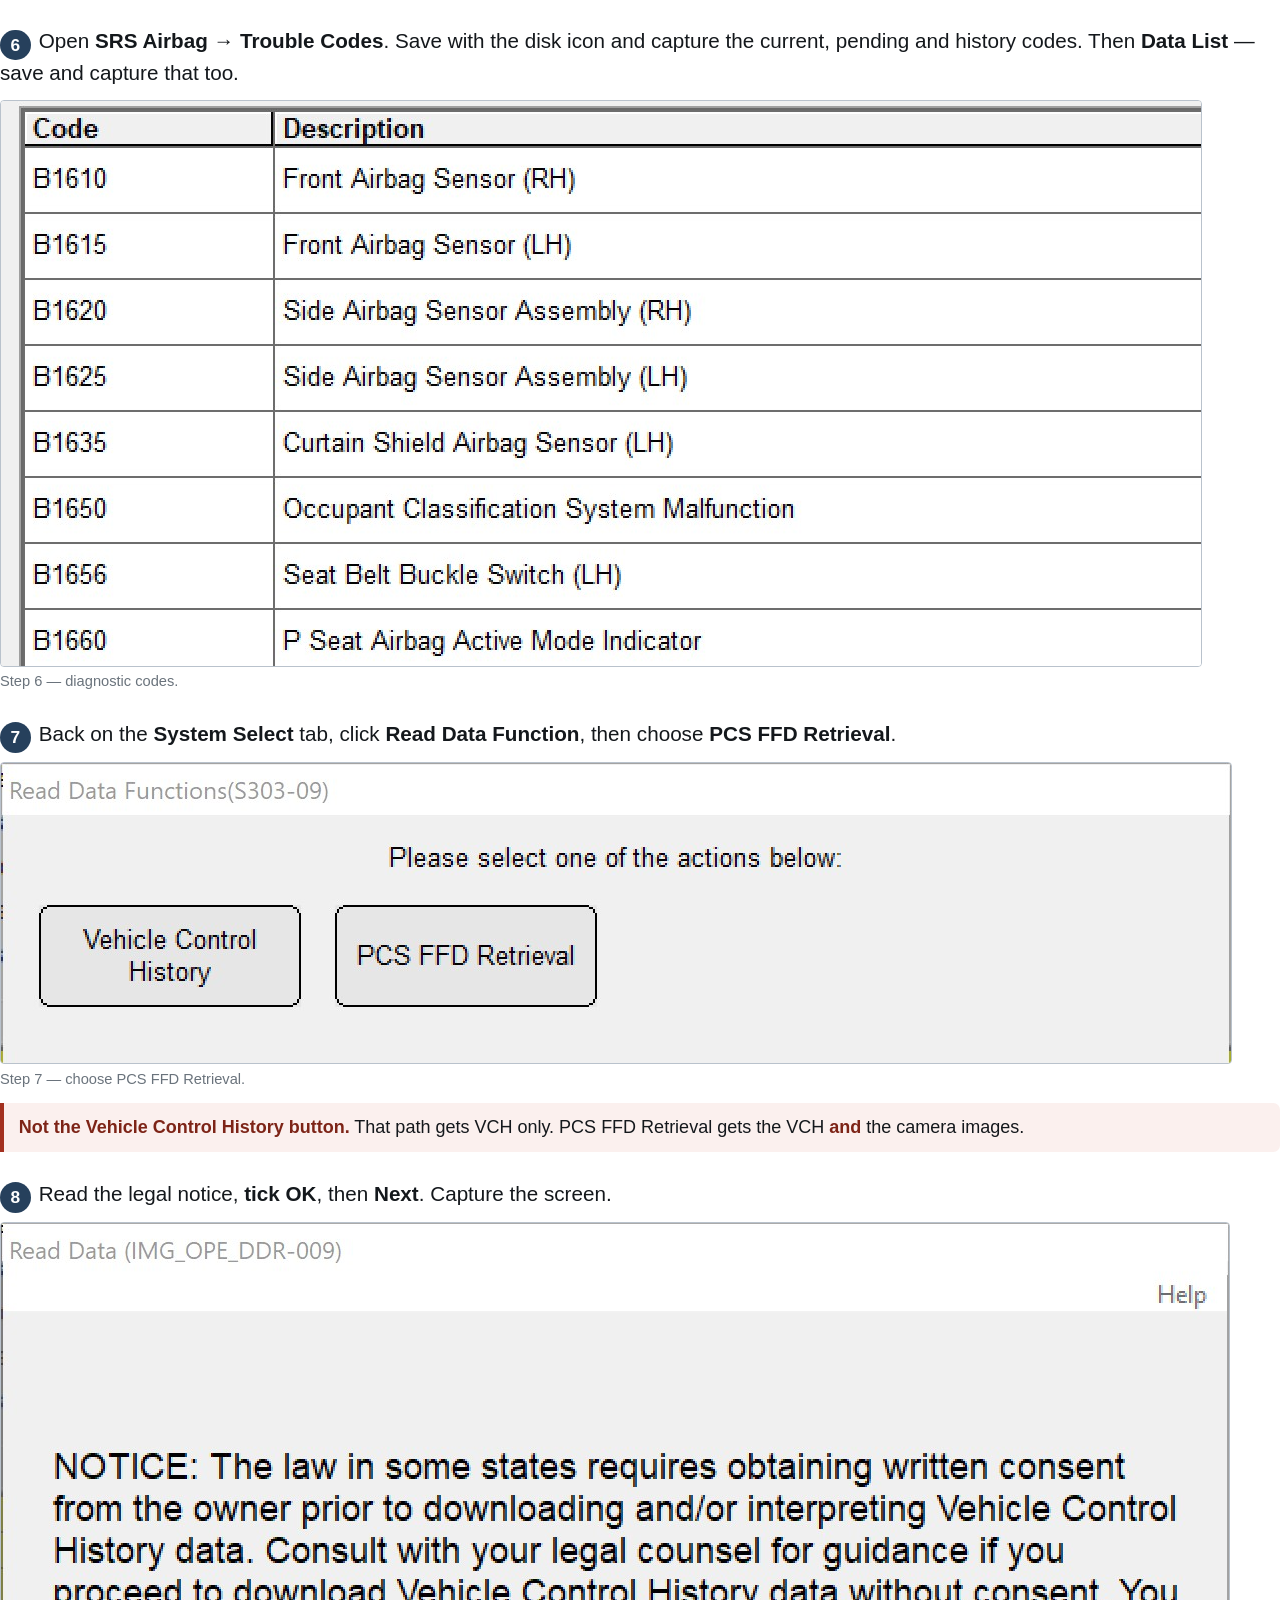
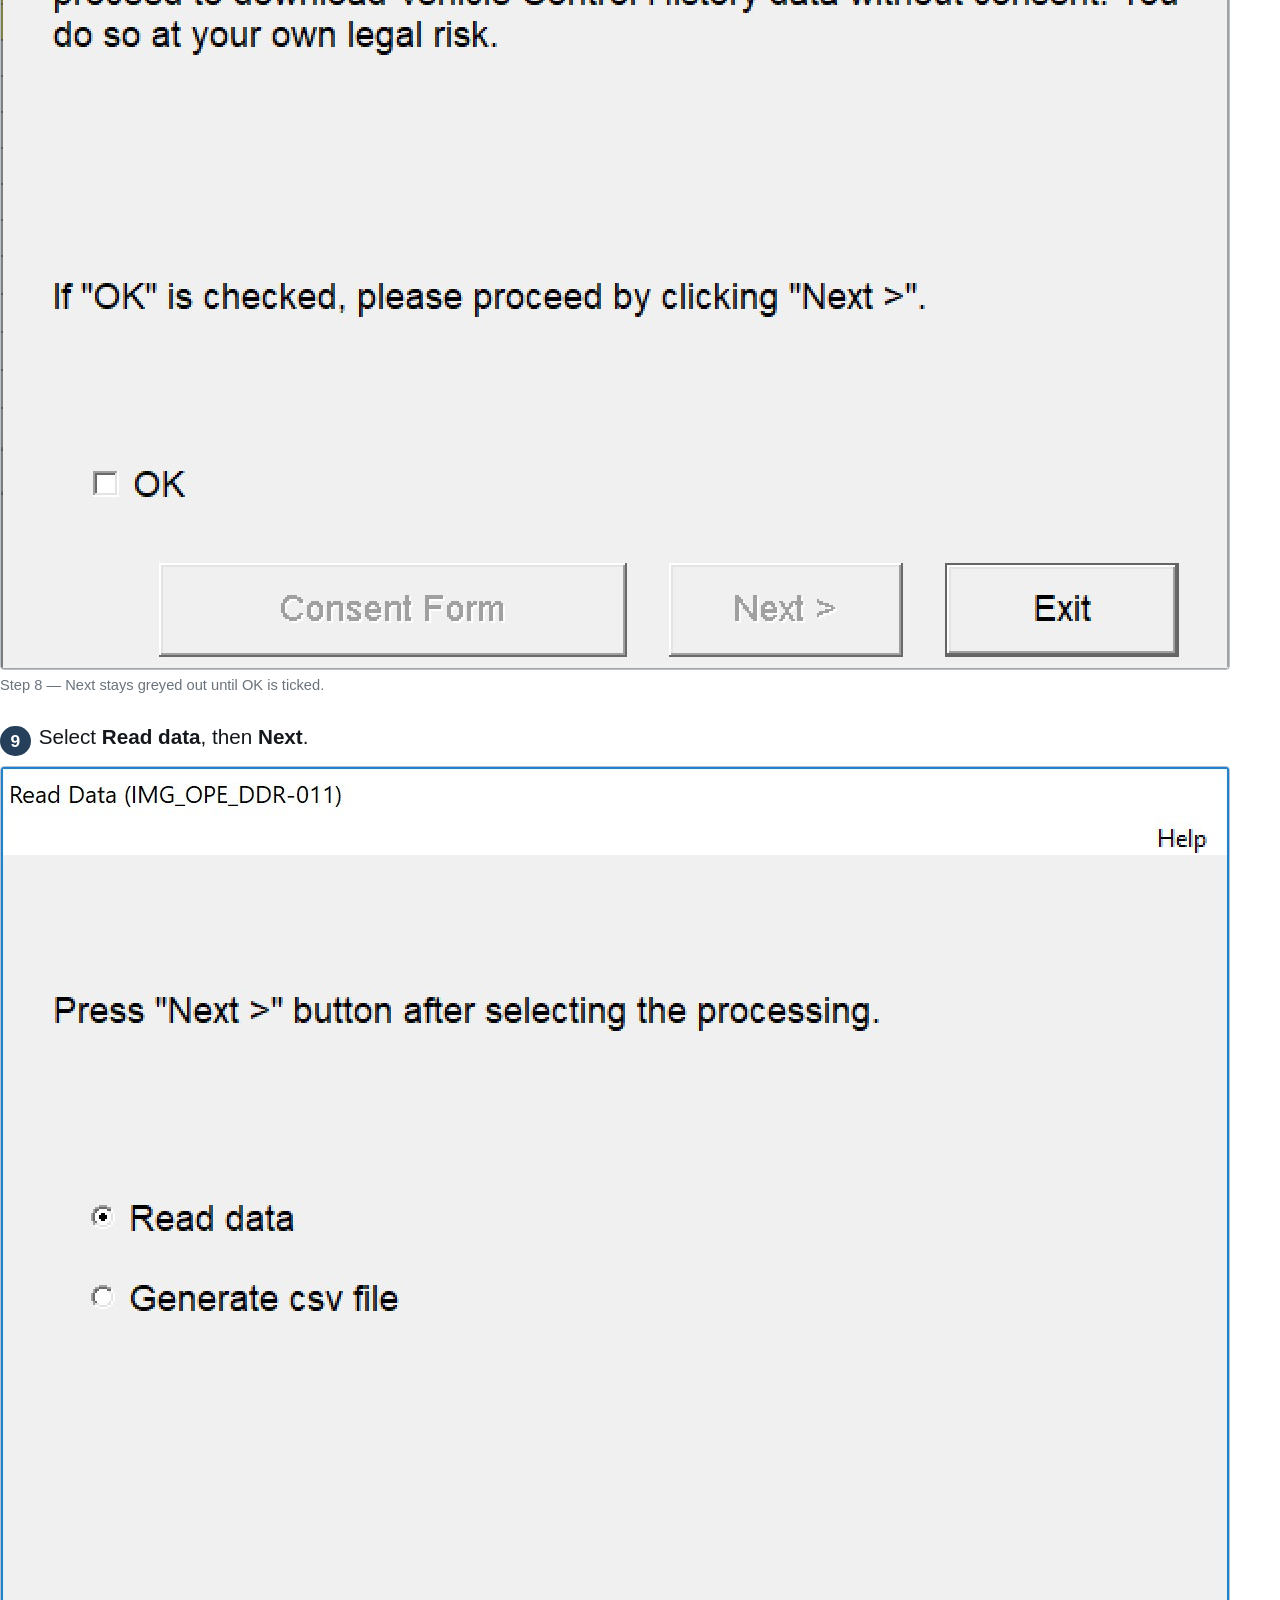
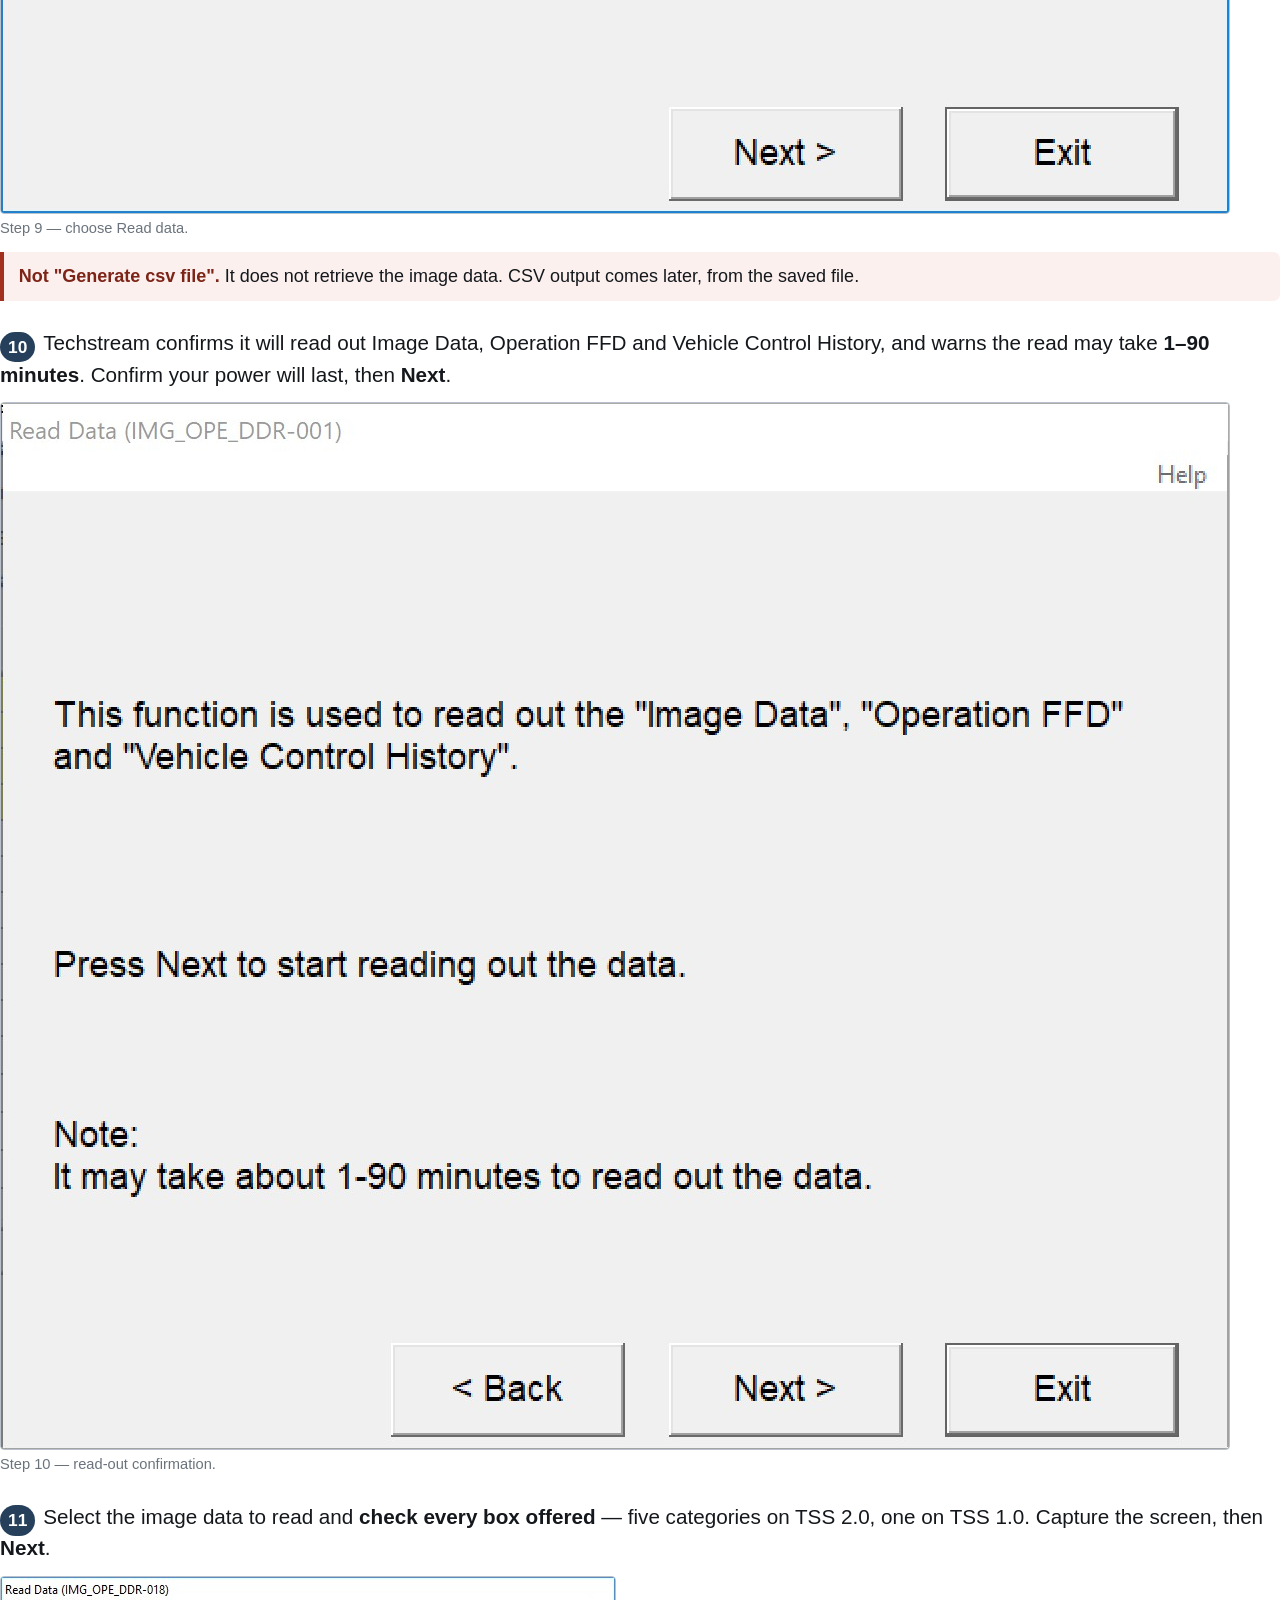
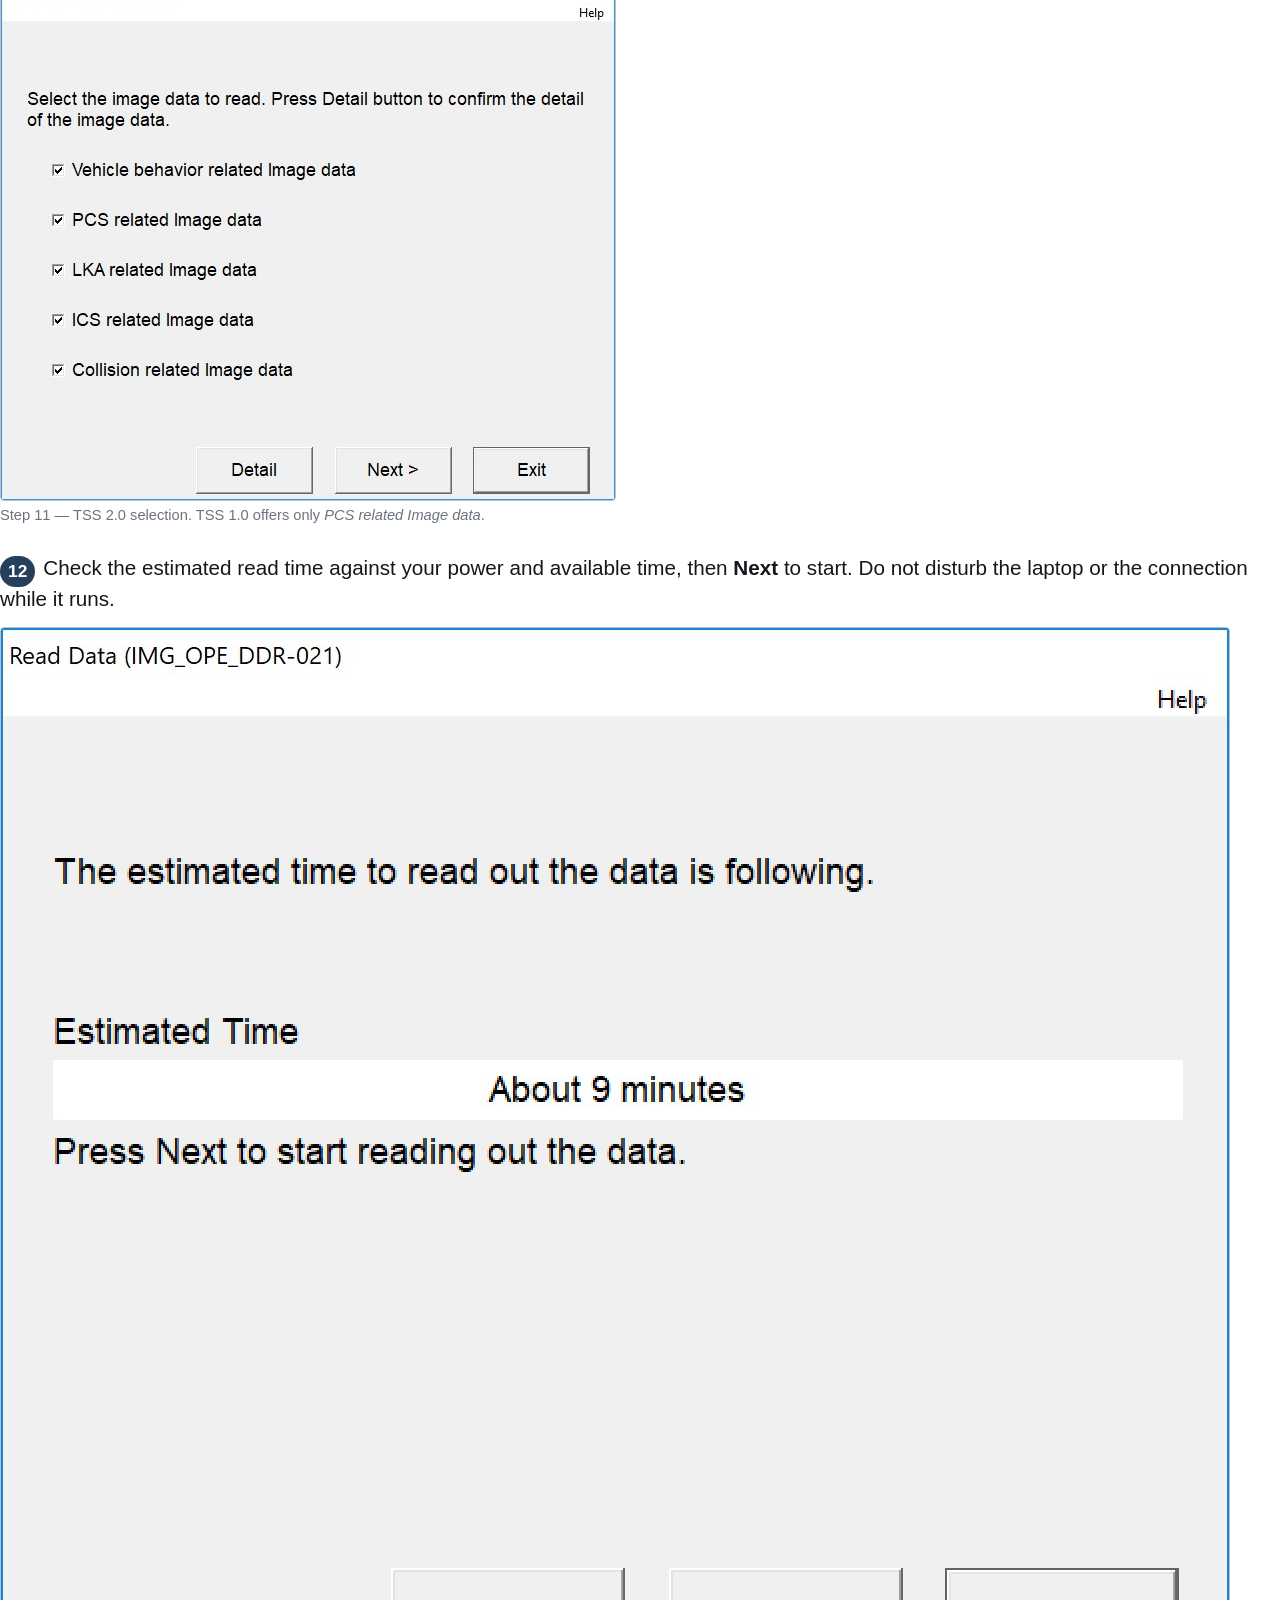
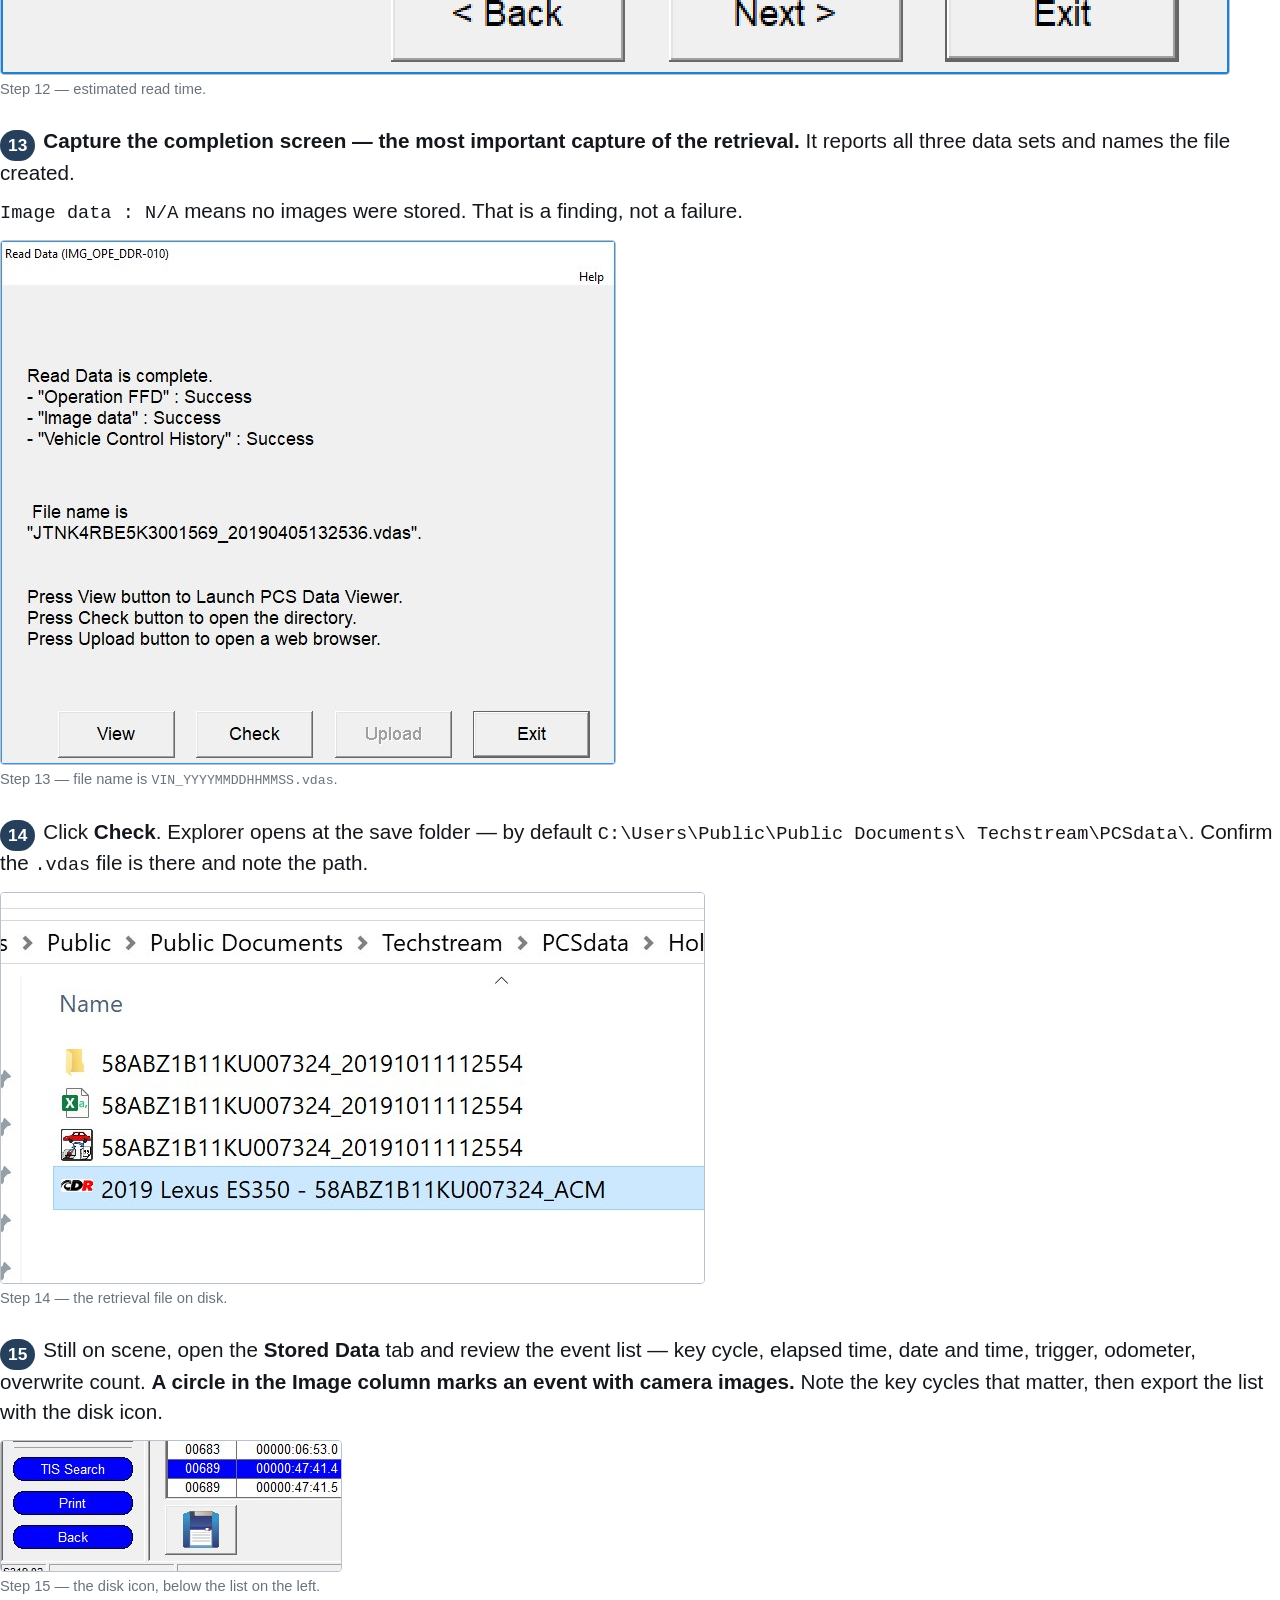
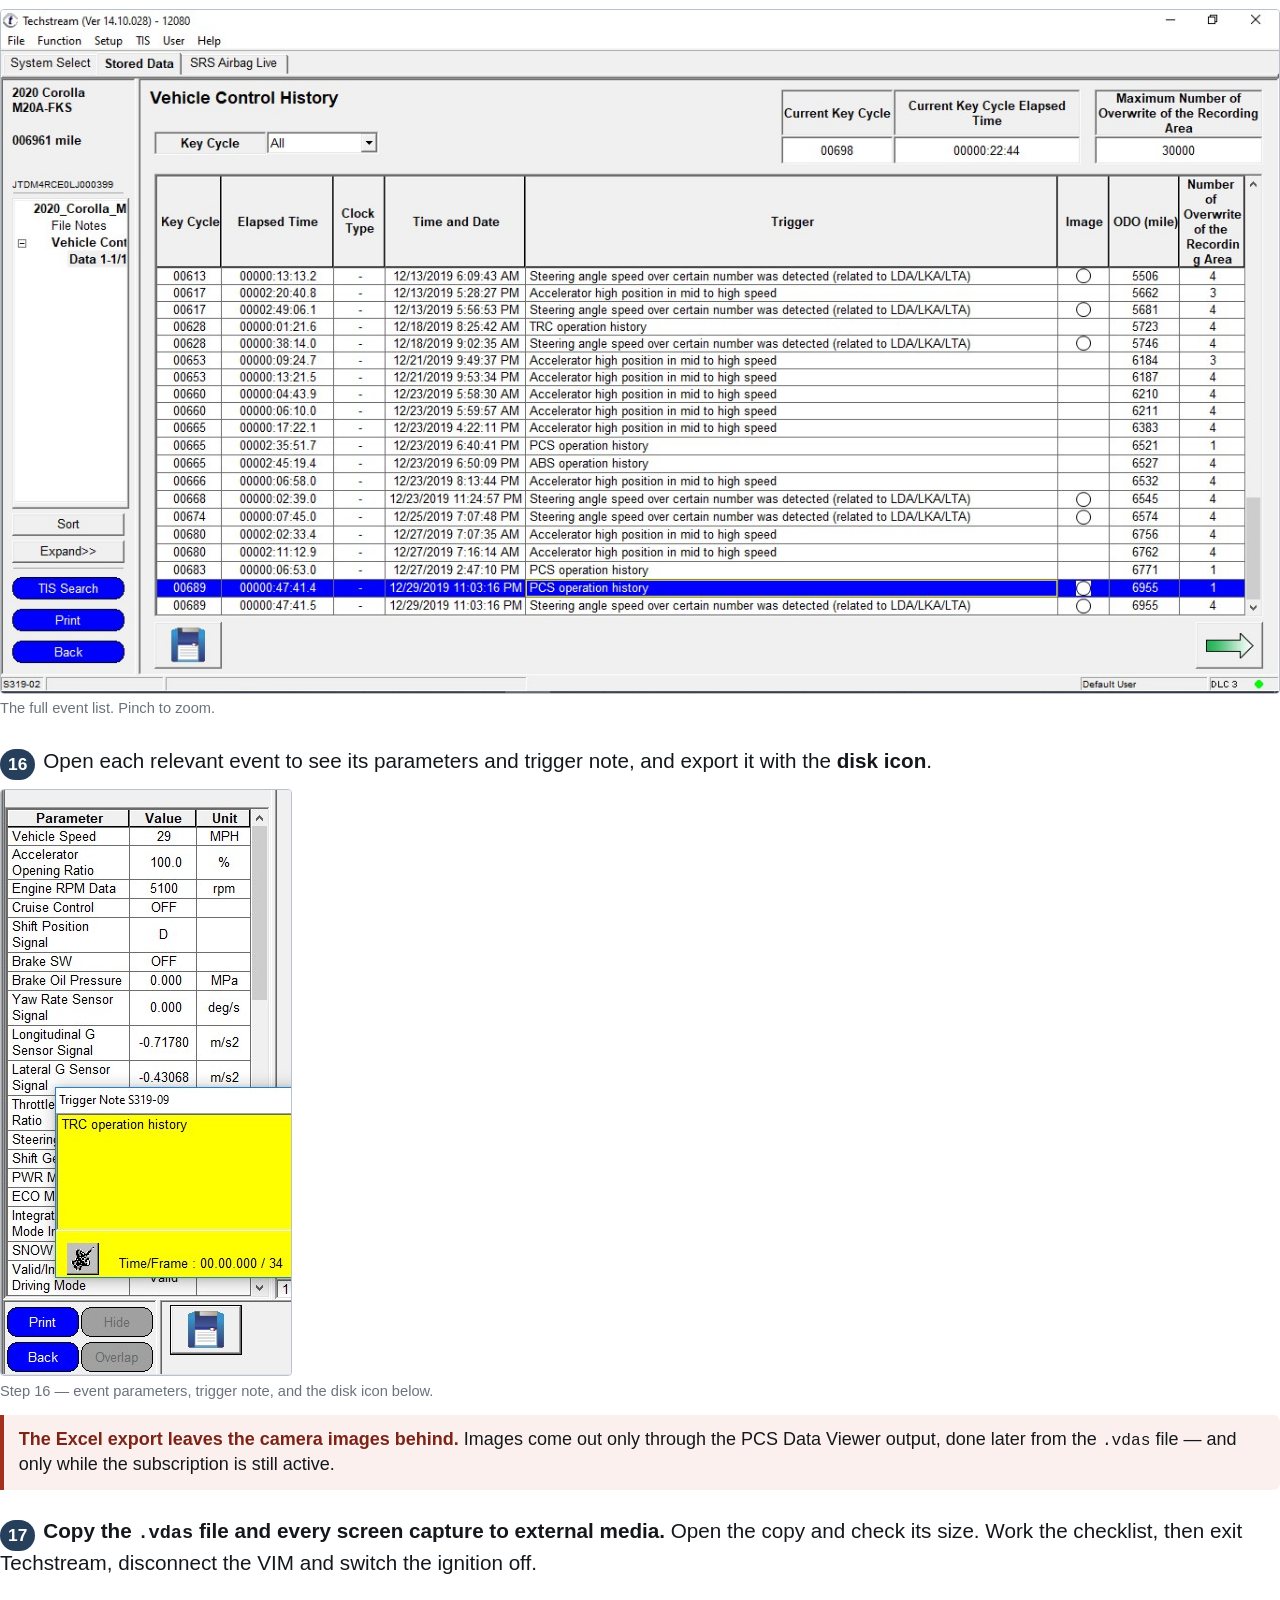
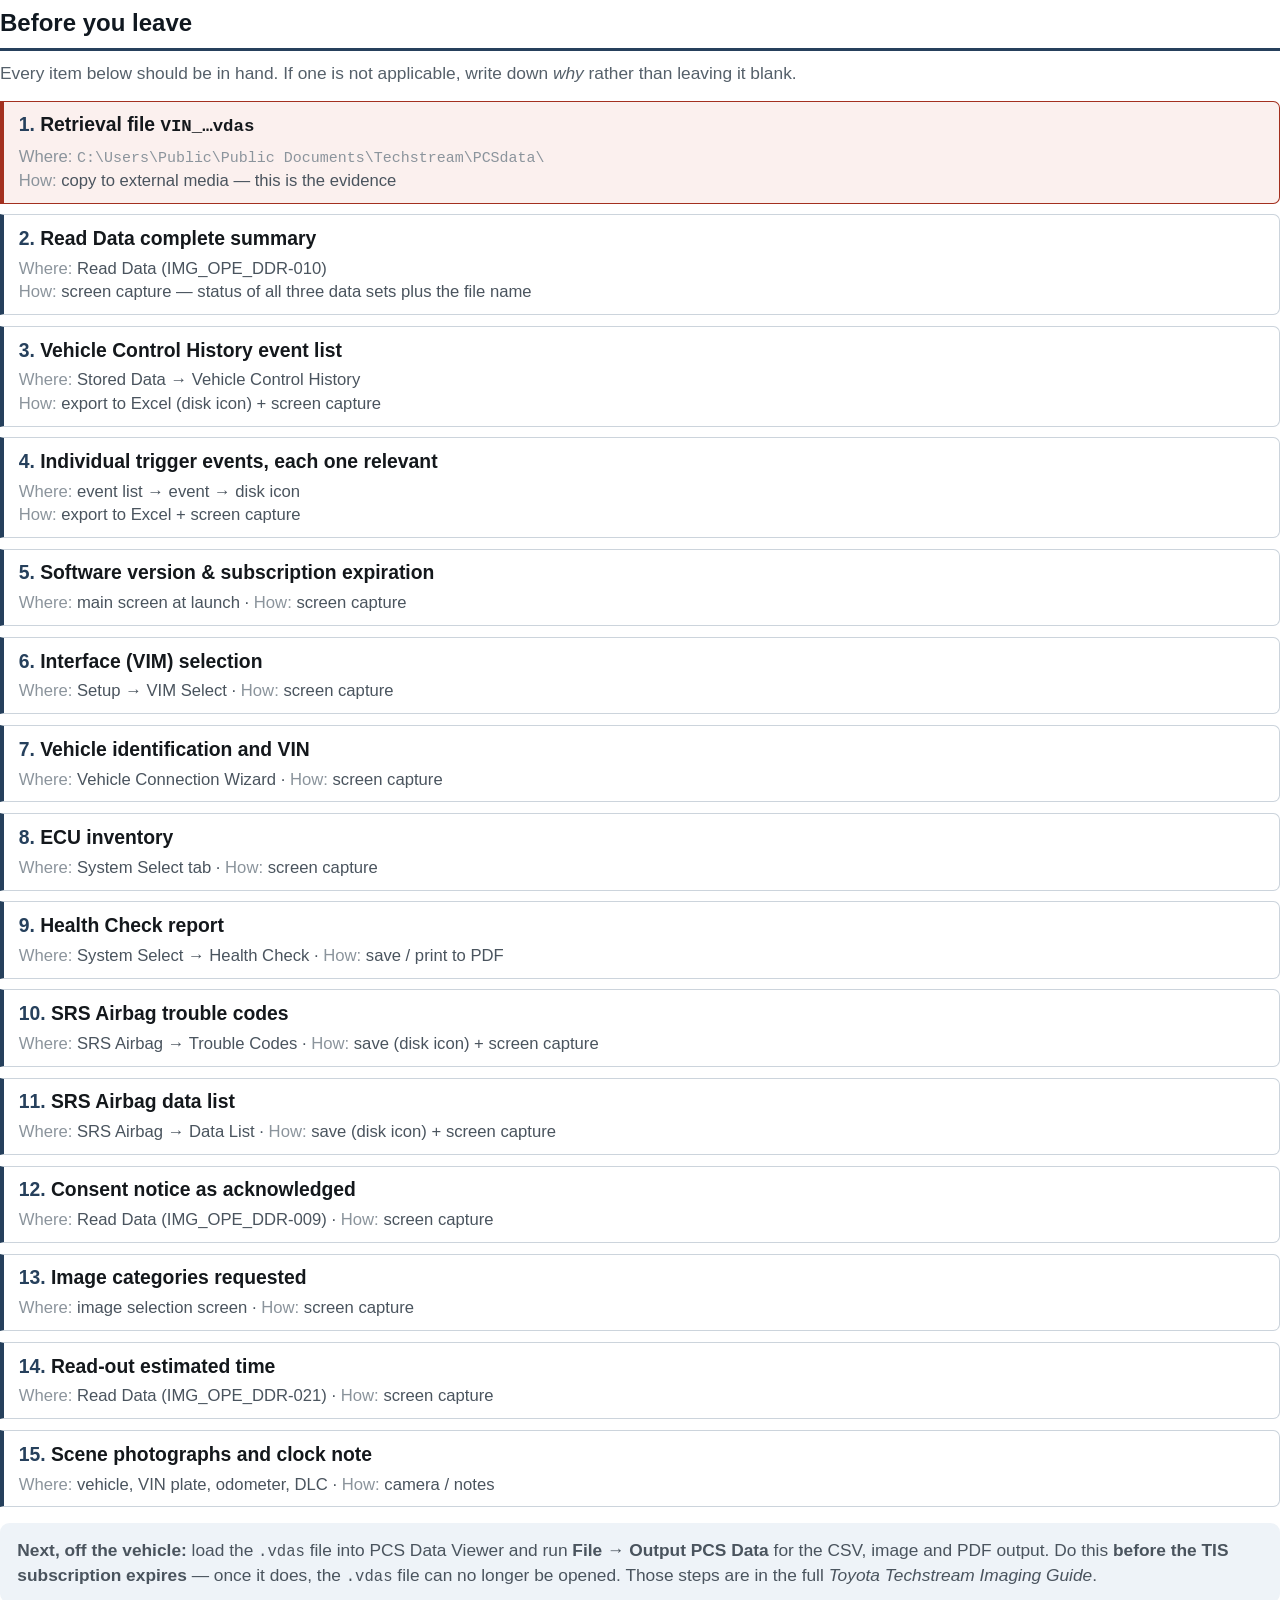
<file: guides/src/steps-phone.html>
<!doctype html>
<html><head><meta charset="utf-8"><title>Techstream Acquisition — Phone</title>
<style>
  @page { size: 390pt 780pt; margin: 20pt 18pt 30pt 18pt; }
  * { box-sizing: border-box; }
  body { font-family: Helvetica, Arial, sans-serif; font-size: 15.5pt; line-height: 1.47;
         color: #14181c; margin: 0; -webkit-font-smoothing: antialiased; }
  p { margin: 0 0 7pt; }
  b { font-weight: 700; }

  .head { border-bottom: 3px solid #26405c; padding-bottom: 9pt; margin-bottom: 13pt; }
  .head h1 { font-size: 21pt; line-height: 1.15; margin: 0 0 4pt; color: #101820; }
  .head .sub { font-size: 13pt; color: #26405c; line-height: 1.3; }
  .head .meta { font-size: 11pt; color: #6a737c; margin-top: 7pt; line-height: 1.35; }

  .pre { background: #eef3f8; border-radius: 7pt; padding: 11pt 13pt; margin: 0 0 16pt; }
  .pre h2 { font-size: 14pt; margin: 0 0 7pt; color: #26405c; }
  .pre ul { margin: 0; padding-left: 15pt; }
  .pre li { margin-bottom: 6pt; font-size: 14pt; line-height: 1.4; }
  .pre li:last-child { margin-bottom: 0; }

  .step { margin: 0 0 20pt; orphans: 2; widows: 2; }
  .badge { display: inline-block; min-width: 23pt; height: 23pt; border-radius: 12pt;
           background: #26405c; color: #fff; font-size: 13pt; font-weight: 700;
           text-align: center; line-height: 23pt; padding: 0 6pt; margin-right: 6pt;
           position: relative; top: 2pt; }
  .step p { margin-bottom: 6pt; }
  figure { margin: 9pt 0 0; page-break-inside: avoid; }
  figure img { max-width: 100%; height: auto; border: 1px solid #b9c2cc; border-radius: 3pt; display: block; }
  figcaption { font-size: 11pt; color: #6a737c; margin-top: 4pt; line-height: 1.35; }
  .zoom { font-size: 11pt; color: #6a737c; }

  .warn { background: #fbf0ee; border-left: 4px solid #a3301f; border-radius: 0 5pt 5pt 0;
          padding: 9pt 11pt; margin: 10pt 0 0; font-size: 13.5pt; line-height: 1.4;
          page-break-inside: avoid; }
  .warn b { color: #7d2417; }

  h2.sec { font-size: 18pt; margin: 0 0 4pt; padding-bottom: 6pt; border-bottom: 3px solid #26405c;
           page-break-before: always; page-break-after: avoid; color: #101820; }
  .lede { font-size: 13pt; color: #55606a; margin: 7pt 0 12pt; line-height: 1.4; }

  .card { border: 1px solid #ccd4dc; border-left: 4px solid #26405c; border-radius: 0 5pt 5pt 0;
          padding: 8pt 11pt; margin-bottom: 8pt; page-break-inside: avoid; }
  .card .t { font-size: 14.5pt; font-weight: 700; line-height: 1.32; margin-bottom: 4pt; }
  .card .t i { color: #26405c; font-style: normal; }
  .card .d { font-size: 12.5pt; color: #4a545e; line-height: 1.4; }
  .card .d span { color: #8b949c; }
  .card.key { background: #fbf0ee; border-color: #a3301f; }
  .mono { font-family: "Courier New", monospace; font-size: 0.9em; }
  .end { font-size: 13pt; color: #4a545e; background: #eef3f8; border-radius: 7pt;
         padding: 11pt 13pt; margin-top: 12pt; line-height: 1.42; page-break-inside: avoid; }
</style></head>
<body>

<div class="head">
  <h1>Techstream<br>Data Acquisition</h1>
  <div class="sub">Vehicle Control History, PCS Freeze Frame Data &amp; camera images</div>
  <div class="meta">Field steps, at the vehicle · Rev. Sept 2026<br>
  Screens after B. Muir / Crash Data Specialists and E. Clarke / CHP MAIT</div>
</div>

<div class="pre">
  <h2>Before you start</h2>
  <ul>
    <li>Confirm you have lawful authority. Some states require the owner's written consent.</li>
    <li>Confirm the TIS subscription is active — <b>Professional Diagnostics</b>, not Standard.</li>
    <li>Retrieve early. VCH records overwrite; every key cycle risks losing data.</li>
    <li>Have a booster battery. A read can take <b>1–90 minutes</b>.</li>
    <li>Photograph the vehicle, VIN plate, odometer and DLC. Note laptop clock vs. actual time.</li>
    <li><b>Screen-capture every screen as you go.</b> They cannot be recreated later.</li>
  </ul>
</div>

<div class="step">
  <p><span class="badge">1</span>Check for <b>12 volts</b> at the battery. Turn the ignition <b>ON</b> — do not start the engine.
  Connect the VIM to the DLC and to the laptop.</p>
</div>

<div class="step">
  <p><span class="badge">2</span>Launch Techstream. <b>Capture the main screen</b> — software version, remaining subscription time
  (lower left) and the active VIM in the status bar.</p>
  <figure><img src="img-phone/main_ver.jpg" alt="Version and subscription expiration">
  <figcaption>Step 2 — lower-left corner of the main screen.</figcaption></figure>
</div>

<div class="step">
  <p><span class="badge">3</span>Click <b>Setup → VIM Select</b>. Choose your interface, click <b>OK</b>, and capture it.</p>
  <figure><img src="img-phone/vimselect.jpg" alt="VIM Select dialog">
  <figcaption>Step 3 — VIM Select.</figcaption></figure>
</div>

<div class="step">
  <p><span class="badge">4</span>Click <b>Connect to Vehicle</b> (top of the left panel).</p>
  <figure><img src="img-phone/main_connect.jpg" alt="Connect to Vehicle button"></figure>
  <p style="margin-top:9pt">Confirm Division, Model, Year and Engine, set any options the vehicle
  carries, add a case note in <b>Memo</b>, then <b>Next</b>. <b>Capture this screen</b> — it is your
  record that the tool was on this VIN.</p>
  <figure><img src="img-phone/vehicleinfo.jpg" alt="Vehicle Connection Wizard">
  <figcaption>Step 4 — confirm vehicle information and VIN.</figcaption></figure>
  <div class="warn"><b>Connecting manually (D2M)? Type the VIN yourself.</b> Techstream builds the
  file name from the VIN — blank or wrong gives a mismatch error and a misnamed file.</div>
</div>

<div class="step">
  <p><span class="badge">5</span>At the System Selection Menu, run <b>Health Check</b> to bus-scan the vehicle. Save or print the
  report and capture the menu as your ECU inventory.</p>
  <figure><img src="img-phone/sys_buttons.jpg" alt="Health Check and Read Data Function buttons">
  <figcaption>Step 5 — left panel. Health Check now; Read Data Function at step 7.</figcaption></figure>
  <figure><img src="img-phone/sys_full.jpg" alt="Full System Selection Menu">
  <figcaption>The full menu — yellow means status unknown, white means the ECU answered.
  <span class="zoom">Pinch to zoom.</span></figcaption></figure>
</div>

<div class="step">
  <p><span class="badge">6</span>Open <b>SRS Airbag</b> → <b>Trouble Codes</b>. Save with the disk icon and capture the current,
  pending and history codes. Then <b>Data List</b> — save and capture that too.</p>
  <figure><img src="img-phone/dtc_crop.jpg" alt="SRS Airbag diagnostic codes">
  <figcaption>Step 6 — diagnostic codes.</figcaption></figure>
</div>

<div class="step">
  <p><span class="badge">7</span>Back on the <b>System Select</b> tab, click <b>Read Data Function</b>, then choose
  <b>PCS FFD Retrieval</b>.</p>
  <figure><img src="img-phone/readfns.jpg" alt="Read Data Functions dialog">
  <figcaption>Step 7 — choose PCS FFD Retrieval.</figcaption></figure>
  <div class="warn"><b>Not the Vehicle Control History button.</b> That path gets VCH only.
  PCS FFD Retrieval gets the VCH <b>and</b> the camera images.</div>
</div>

<div class="step">
  <p><span class="badge">8</span>Read the legal notice, <b>tick OK</b>, then <b>Next</b>. Capture the screen.</p>
  <figure><img src="img-phone/privacy.jpg" alt="Consent notice">
  <figcaption>Step 8 — Next stays greyed out until OK is ticked.</figcaption></figure>
</div>

<div class="step">
  <p><span class="badge">9</span>Select <b>Read data</b>, then <b>Next</b>.</p>
  <figure><img src="img-phone/readdata.jpg" alt="Read data or generate csv">
  <figcaption>Step 9 — choose Read data.</figcaption></figure>
  <div class="warn"><b>Not "Generate csv file".</b> It does not retrieve the image data. CSV output
  comes later, from the saved file.</div>
</div>

<div class="step">
  <p><span class="badge">10</span>Techstream confirms it will read out Image Data, Operation FFD and Vehicle Control History, and
  warns the read may take <b>1–90 minutes</b>. Confirm your power will last, then <b>Next</b>.</p>
  <figure><img src="img-phone/readout.jpg" alt="Read-out confirmation">
  <figcaption>Step 10 — read-out confirmation.</figcaption></figure>
</div>

<div class="step">
  <p><span class="badge">11</span>Select the image data to read and <b>check every box offered</b> — five categories on TSS 2.0,
  one on TSS 1.0. Capture the screen, then <b>Next</b>.</p>
  <figure><img src="img-phone/img2.jpg" alt="Image data selection">
  <figcaption>Step 11 — TSS 2.0 selection. TSS 1.0 offers only <i>PCS related Image data</i>.</figcaption></figure>
</div>

<div class="step">
  <p><span class="badge">12</span>Check the estimated read time against your power and available time, then <b>Next</b> to start.
  Do not disturb the laptop or the connection while it runs.</p>
  <figure><img src="img-phone/esttime.jpg" alt="Estimated read time">
  <figcaption>Step 12 — estimated read time.</figcaption></figure>
</div>

<div class="step">
  <p><span class="badge">13</span><b>Capture the completion screen — the most important capture of the retrieval.</b> It reports
  all three data sets and names the file created.</p>
  <p><span class="mono">Image data : N/A</span> means no images were stored. That is a finding, not a
  failure.</p>
  <figure><img src="img-phone/complete.jpg" alt="Read Data complete">
  <figcaption>Step 13 — file name is <span class="mono">VIN_YYYYMMDDHHMMSS.vdas</span>.</figcaption></figure>
</div>

<div class="step">
  <p><span class="badge">14</span>Click <b>Check</b>. Explorer opens at the save folder — by default
  <span class="mono">C:\Users\Public\Public Documents\ Techstream\PCSdata\</span>. Confirm the
  <span class="mono">.vdas</span> file is there and note the path.</p>
  <figure><img src="img-phone/explorer.jpg" alt="Saved vdas file in Explorer">
  <figcaption>Step 14 — the retrieval file on disk.</figcaption></figure>
</div>

<div class="step">
  <p><span class="badge">15</span>Still on scene, open the <b>Stored Data</b> tab and review the event list — key cycle, elapsed
  time, date and time, trigger, odometer, overwrite count. <b>A circle in the Image column marks an
  event with camera images.</b> Note the key cycles that matter, then export the list with the disk
  icon.</p>
  <figure><img src="img-phone/vch_save.jpg" alt="Disk icon below the event list">
  <figcaption>Step 15 — the disk icon, below the list on the left.</figcaption></figure>
  <figure><img src="img-phone/vch_full.jpg" alt="Vehicle Control History event list">
  <figcaption>The full event list. <span class="zoom">Pinch to zoom.</span></figcaption></figure>
</div>

<div class="step">
  <p><span class="badge">16</span>Open each relevant event to see its parameters and trigger note, and export it with the
  <b>disk icon</b>.</p>
  <figure><img src="img-phone/event_crop.jpg" alt="Individual trigger event parameters">
  <figcaption>Step 16 — event parameters, trigger note, and the disk icon below.</figcaption></figure>
  <div class="warn"><b>The Excel export leaves the camera images behind.</b> Images come out only
  through the PCS Data Viewer output, done later from the <span class="mono">.vdas</span> file — and
  only while the subscription is still active.</div>
</div>

<div class="step">
  <p><span class="badge">17</span><b>Copy the <span class="mono">.vdas</span> file and every screen capture to external media.</b>
  Open the copy and check its size. Work the checklist, then exit Techstream, disconnect the VIM and
  switch the ignition off.</p>
</div>

<h2 class="sec">Before you leave</h2>
<p class="lede">Every item below should be in hand. If one is not applicable, write down <i>why</i>
rather than leaving it blank.</p>

<div class="card key">
  <div class="t"><i>1.</i> Retrieval file <span class="mono">VIN_…vdas</span></div>
  <div class="d"><span>Where:</span> <span class="mono">C:\Users\Public\Public Documents\Techstream\PCSdata\</span><br>
  <span>How:</span> copy to external media — this is the evidence</div>
</div>
<div class="card">
  <div class="t"><i>2.</i> Read Data complete summary</div>
  <div class="d"><span>Where:</span> Read Data (IMG_OPE_DDR-010)<br>
  <span>How:</span> screen capture — status of all three data sets plus the file name</div>
</div>
<div class="card">
  <div class="t"><i>3.</i> Vehicle Control History event list</div>
  <div class="d"><span>Where:</span> Stored Data → Vehicle Control History<br>
  <span>How:</span> export to Excel (disk icon) + screen capture</div>
</div>
<div class="card">
  <div class="t"><i>4.</i> Individual trigger events, each one relevant</div>
  <div class="d"><span>Where:</span> event list → event → disk icon<br>
  <span>How:</span> export to Excel + screen capture</div>
</div>
<div class="card">
  <div class="t"><i>5.</i> Software version &amp; subscription expiration</div>
  <div class="d"><span>Where:</span> main screen at launch · <span>How:</span> screen capture</div>
</div>
<div class="card">
  <div class="t"><i>6.</i> Interface (VIM) selection</div>
  <div class="d"><span>Where:</span> Setup → VIM Select · <span>How:</span> screen capture</div>
</div>
<div class="card">
  <div class="t"><i>7.</i> Vehicle identification and VIN</div>
  <div class="d"><span>Where:</span> Vehicle Connection Wizard · <span>How:</span> screen capture</div>
</div>
<div class="card">
  <div class="t"><i>8.</i> ECU inventory</div>
  <div class="d"><span>Where:</span> System Select tab · <span>How:</span> screen capture</div>
</div>
<div class="card">
  <div class="t"><i>9.</i> Health Check report</div>
  <div class="d"><span>Where:</span> System Select → Health Check · <span>How:</span> save / print to PDF</div>
</div>
<div class="card">
  <div class="t"><i>10.</i> SRS Airbag trouble codes</div>
  <div class="d"><span>Where:</span> SRS Airbag → Trouble Codes · <span>How:</span> save (disk icon) + screen capture</div>
</div>
<div class="card">
  <div class="t"><i>11.</i> SRS Airbag data list</div>
  <div class="d"><span>Where:</span> SRS Airbag → Data List · <span>How:</span> save (disk icon) + screen capture</div>
</div>
<div class="card">
  <div class="t"><i>12.</i> Consent notice as acknowledged</div>
  <div class="d"><span>Where:</span> Read Data (IMG_OPE_DDR-009) · <span>How:</span> screen capture</div>
</div>
<div class="card">
  <div class="t"><i>13.</i> Image categories requested</div>
  <div class="d"><span>Where:</span> image selection screen · <span>How:</span> screen capture</div>
</div>
<div class="card">
  <div class="t"><i>14.</i> Read-out estimated time</div>
  <div class="d"><span>Where:</span> Read Data (IMG_OPE_DDR-021) · <span>How:</span> screen capture</div>
</div>
<div class="card">
  <div class="t"><i>15.</i> Scene photographs and clock note</div>
  <div class="d"><span>Where:</span> vehicle, VIN plate, odometer, DLC · <span>How:</span> camera / notes</div>
</div>

<div class="end"><b>Next, off the vehicle:</b> load the <span class="mono">.vdas</span> file into
PCS Data Viewer and run <b>File → Output PCS Data</b> for the CSV, image and PDF output. Do this
<b>before the TIS subscription expires</b> — once it does, the <span class="mono">.vdas</span> file
can no longer be opened. Those steps are in the full <i>Toyota Techstream Imaging Guide</i>.</div>

</body></html>
</file>
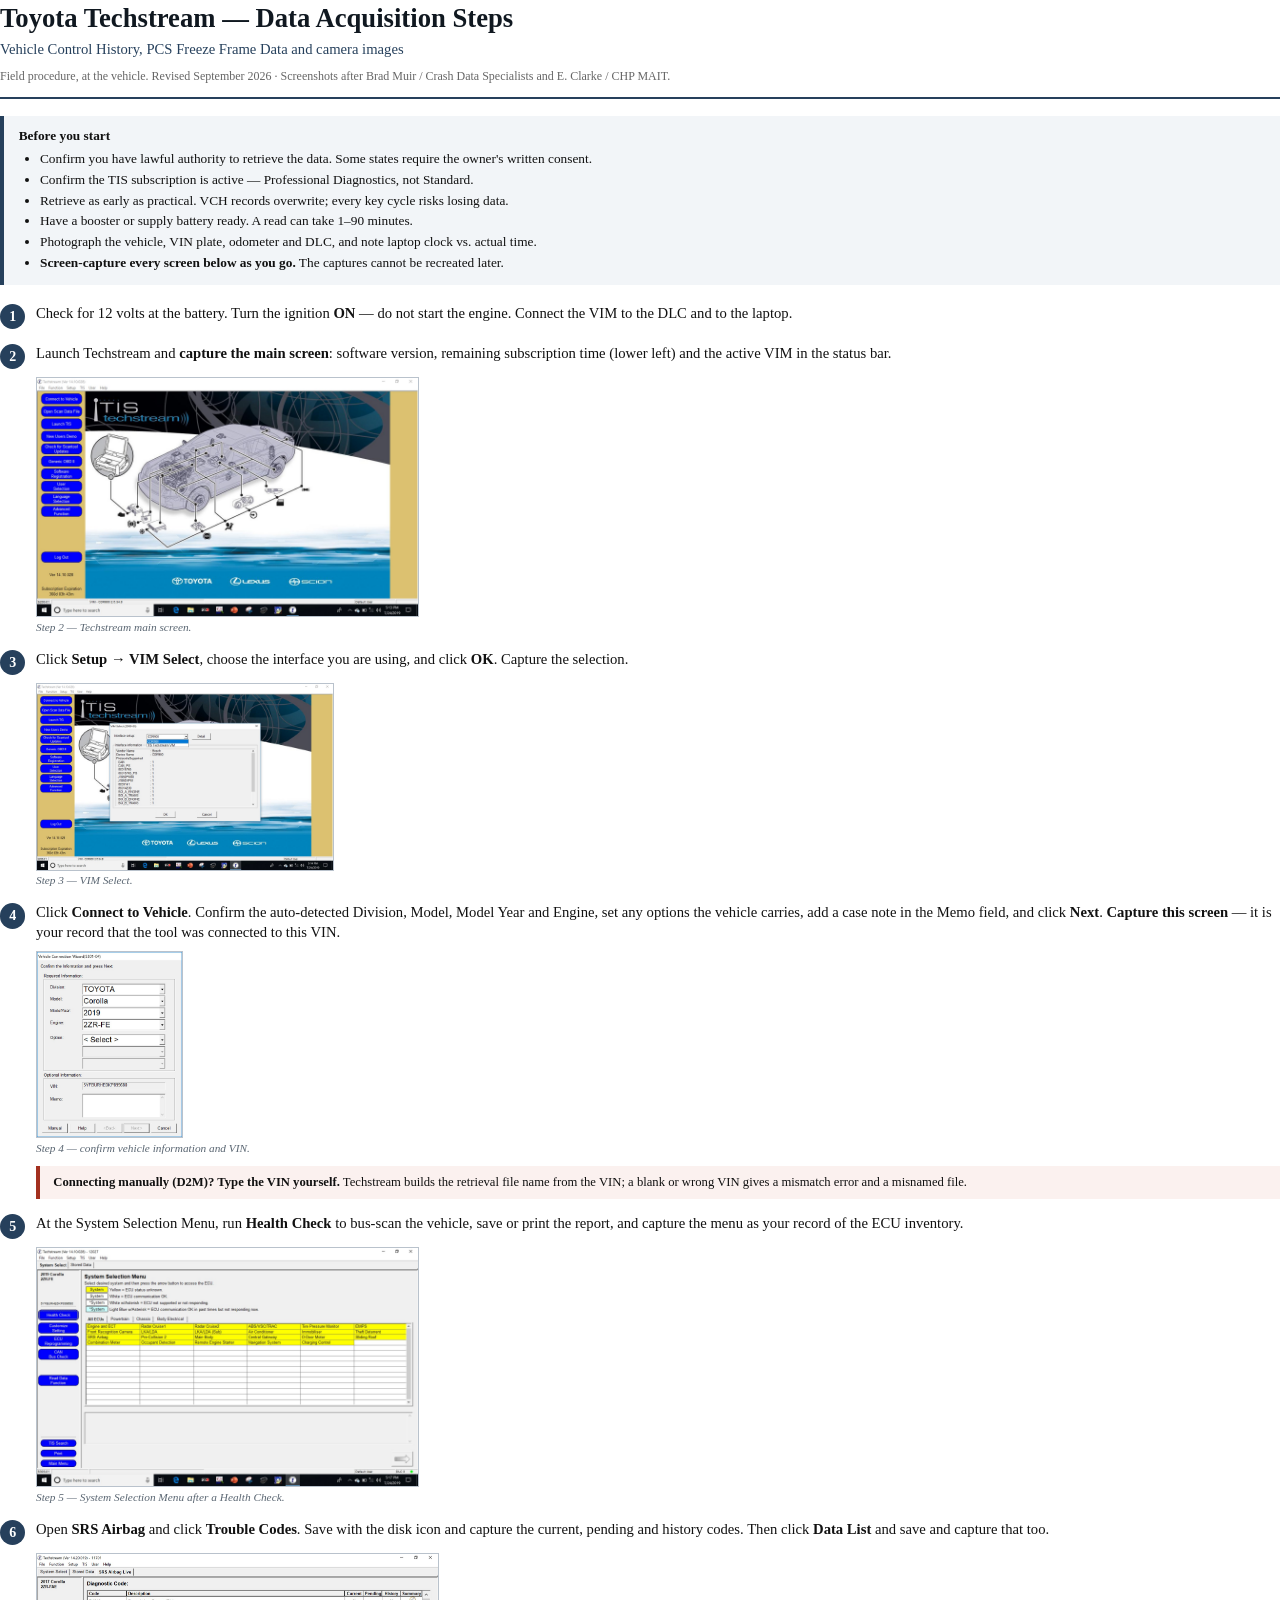
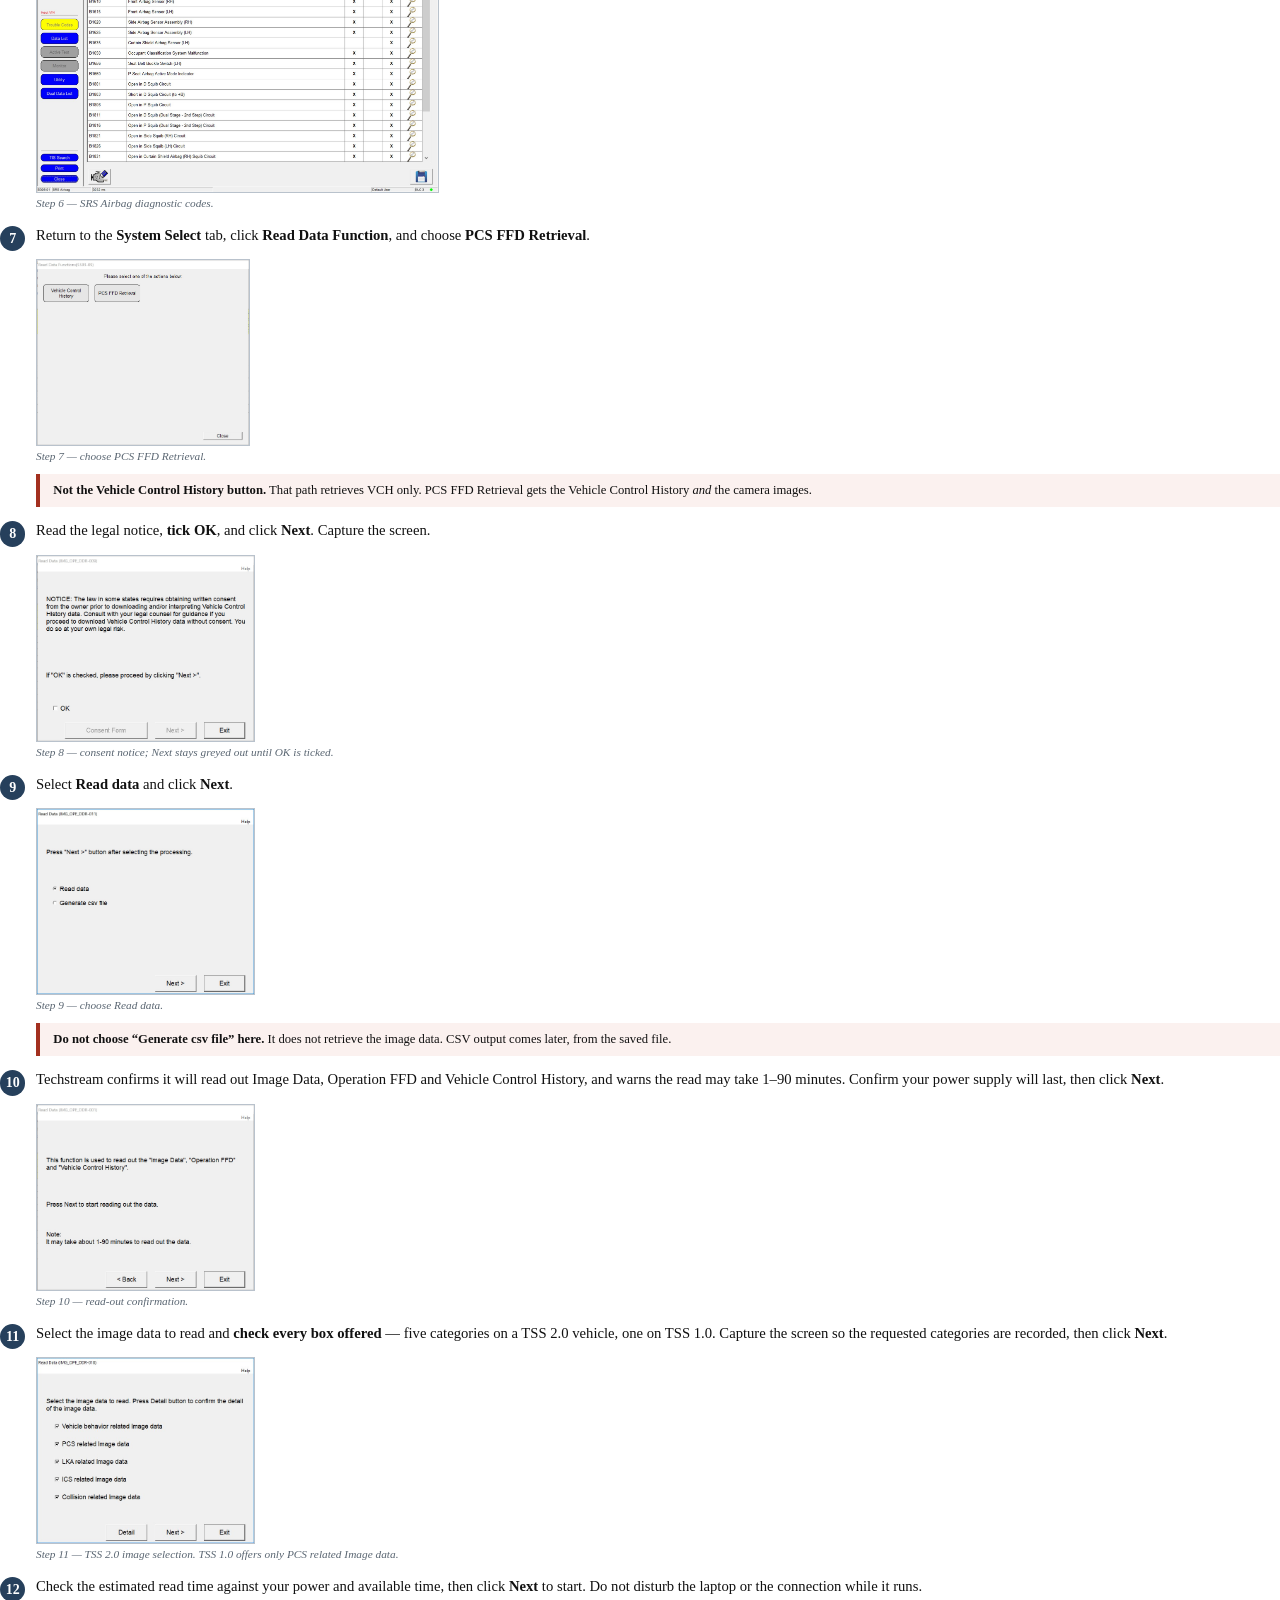
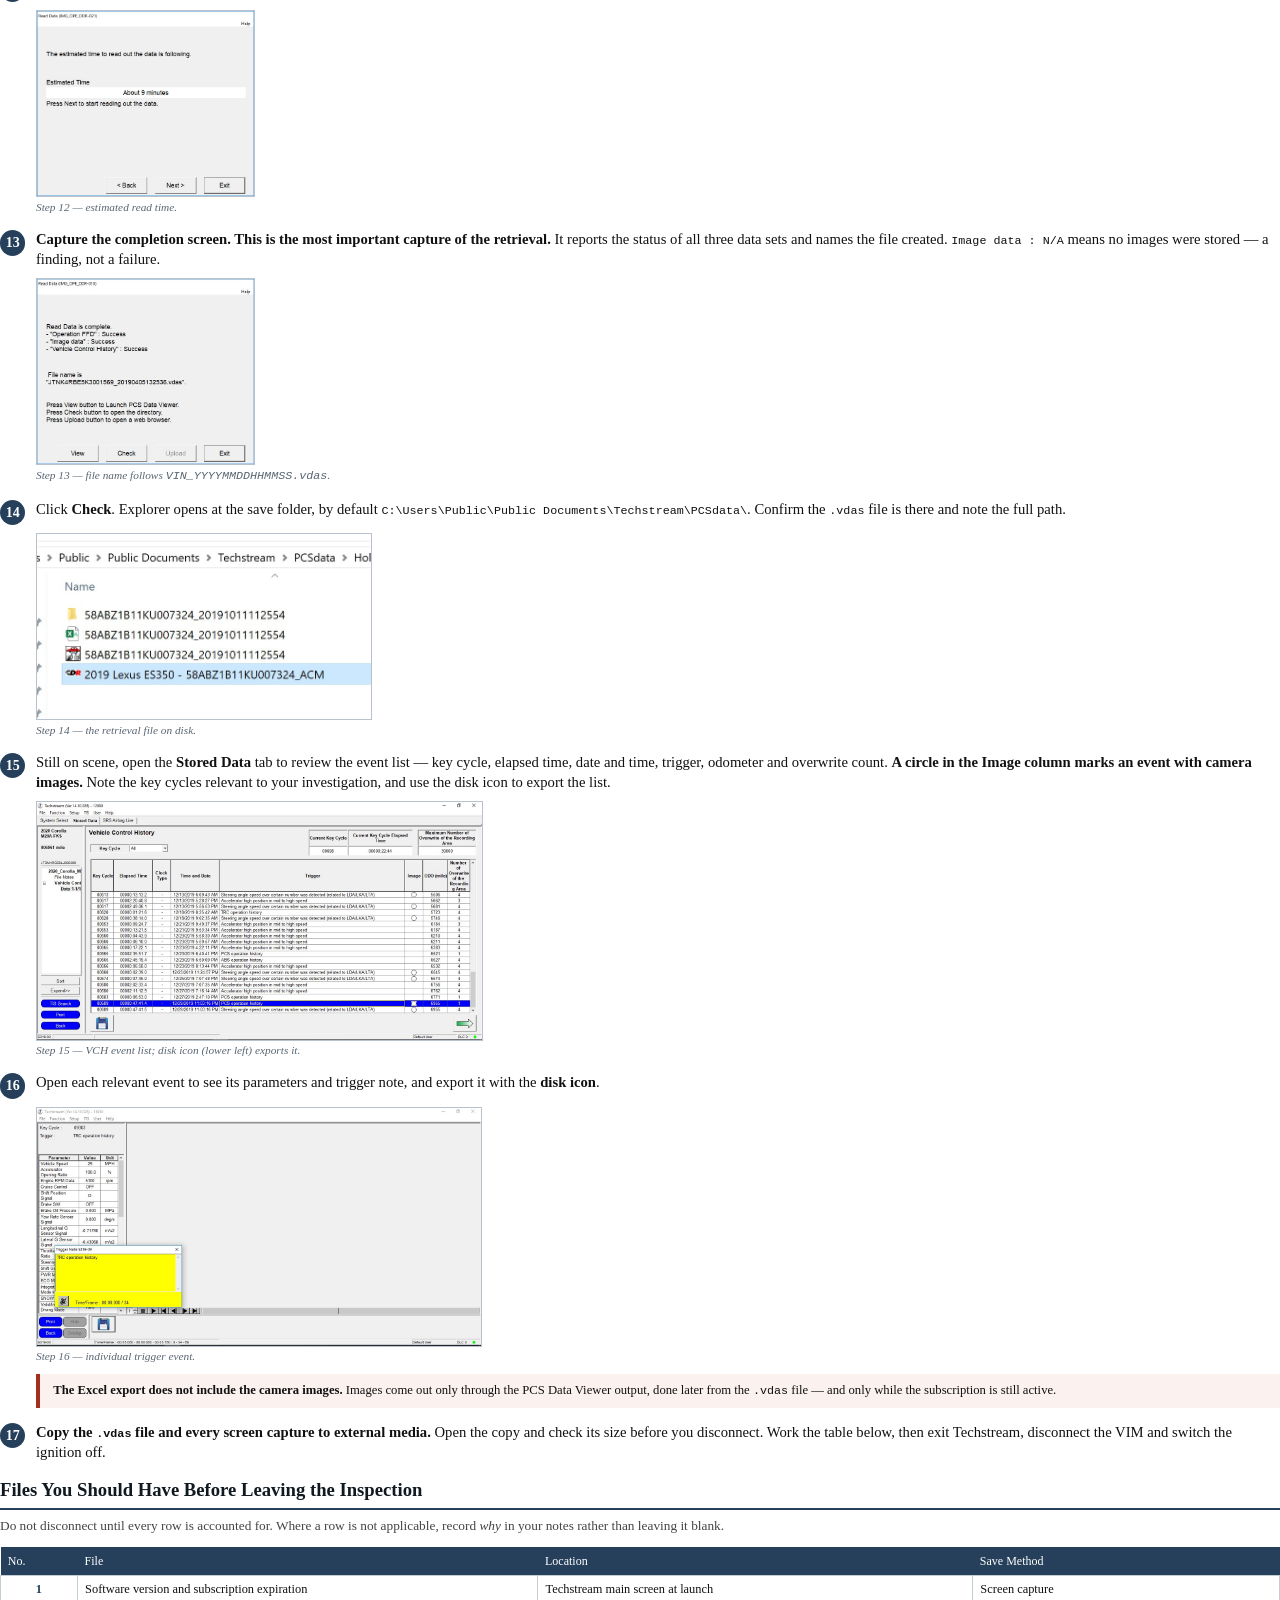
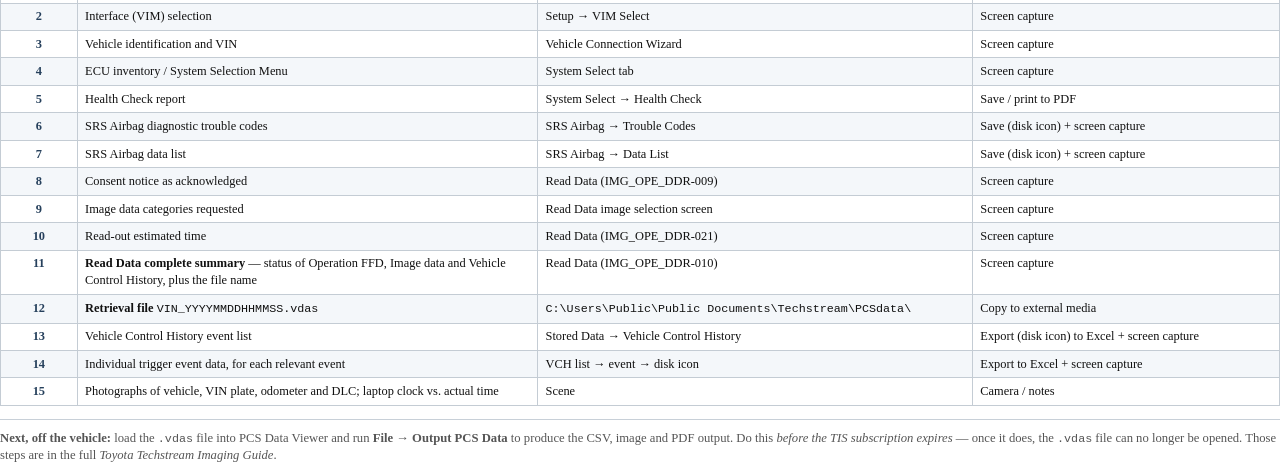
<file: guides/src/steps.html>
<!doctype html>
<html><head><meta charset="utf-8"><title>Toyota Techstream — Data Acquisition Steps</title>
<style>
  @page { size: letter; margin: 0.7in 0.75in 0.8in 0.75in; }
  * { box-sizing: border-box; }
  body { font-family: "Times New Roman", Times, serif; font-size: 11pt; line-height: 1.36; color: #111; margin: 0; }
  h1, h2 { font-family: Georgia, "Times New Roman", serif; color: #101820; }
  p { margin: 0 0 6pt; }

  .head { border-bottom: 2.5px solid #26405c; padding-bottom: 9pt; margin-bottom: 13pt; }
  .head h1 { font-size: 20pt; margin: 0 0 3pt; }
  .head .sub { font-size: 11pt; color: #26405c; font-family: Georgia, serif; }
  .head .meta { font-size: 9pt; color: #666; margin-top: 6pt; }

  .pre { background: #f2f5f8; border-left: 4px solid #26405c; padding: 8pt 11pt; margin: 0 0 14pt;
         font-size: 10pt; page-break-inside: avoid; }
  .pre b { font-family: Georgia, serif; }
  .pre ul { margin: 4pt 0 0; padding-left: 16pt; }
  .pre li { margin-bottom: 2pt; }

  .step { page-break-inside: avoid; margin: 0 0 11pt; }
  .row { display: flex; gap: 8pt; align-items: flex-start; }
  .num { flex: 0 0 auto; width: 19pt; height: 19pt; border-radius: 50%; background: #26405c; color: #fff;
         font-family: Georgia, serif; font-size: 10.5pt; font-weight: bold; text-align: center; line-height: 19pt; }
  .txt { flex: 1 1 auto; }
  .txt p:last-child { margin-bottom: 0; }
  figure { margin: 6pt 0 0 27pt; page-break-inside: avoid; }
  figure img { max-width: 100%; max-height: 2.5in; width: auto; height: auto; border: 1px solid #b9c2cc; display: block; }
  figure.sm img { max-height: 1.95in; }
  figcaption { font-size: 8.5pt; color: #5a6672; margin-top: 2pt; font-style: italic; }
  .warn { border-left: 4px solid #a3301f; background: #fbf1ef; padding: 6pt 10pt; margin: 7pt 0 0 27pt;
          font-size: 9.5pt; page-break-inside: avoid; }
  .warn b { font-family: Georgia, serif; }

  h2.tbl { font-size: 14pt; margin: 0 0 4pt; padding-bottom: 4pt; border-bottom: 2px solid #26405c;
           page-break-before: always; page-break-after: avoid; }
  .lede { font-size: 10pt; color: #444; margin: 5pt 0 9pt; }
  table { width: 100%; border-collapse: collapse; font-size: 9.3pt; margin: 0 0 10pt; }
  th { background: #26405c; color: #fff; text-align: left; padding: 4.5pt 5.5pt;
       font-family: Georgia, serif; font-size: 9pt; font-weight: normal; }
  td { border: 1px solid #c4ccd4; padding: 3.6pt 5.5pt; vertical-align: top; }
  tbody tr:nth-child(even) td { background: #f4f7fa; }
  td.n { text-align: center; color: #26405c; font-weight: bold; }
  th:nth-child(1), td:nth-child(1) { width: 6%; }
  th:nth-child(2), td:nth-child(2) { width: 36%; }
  th:nth-child(3), td:nth-child(3) { width: 34%; }
  th:nth-child(4), td:nth-child(4) { width: 24%; }
  tr { page-break-inside: avoid; }
  thead { display: table-header-group; }
  .mono { font-family: "Courier New", monospace; font-size: 8.8pt; }
  .end { font-size: 9.5pt; color: #555; border-top: 1px solid #c8d0d8; padding-top: 7pt; margin-top: 4pt; }
</style></head>
<body>

<div class="head">
  <h1>Toyota Techstream &mdash; Data Acquisition Steps</h1>
  <div class="sub">Vehicle Control History, PCS Freeze Frame Data and camera images</div>
  <div class="meta">Field procedure, at the vehicle. Revised September 2026 &middot;
    Screenshots after Brad Muir / Crash Data Specialists and E. Clarke / CHP MAIT.</div>
</div>

<div class="pre">
  <b>Before you start</b>
  <ul>
    <li>Confirm you have lawful authority to retrieve the data. Some states require the owner's written consent.</li>
    <li>Confirm the TIS subscription is active &mdash; Professional Diagnostics, not Standard.</li>
    <li>Retrieve as early as practical. VCH records overwrite; every key cycle risks losing data.</li>
    <li>Have a booster or supply battery ready. A read can take 1&ndash;90 minutes.</li>
    <li>Photograph the vehicle, VIN plate, odometer and DLC, and note laptop clock vs. actual time.</li>
    <li><b>Screen-capture every screen below as you go.</b> The captures cannot be recreated later.</li>
  </ul>
</div>

<div class="step"><div class="row"><div class="num">1</div><div class="txt">
<p>Check for 12&nbsp;volts at the battery. Turn the ignition <b>ON</b> &mdash; do not start the engine.
Connect the VIM to the DLC and to the laptop.</p></div></div></div>

<div class="step"><div class="row"><div class="num">2</div><div class="txt">
<p>Launch Techstream and <b>capture the main screen</b>: software version, remaining subscription time
(lower left) and the active VIM in the status bar.</p></div></div>
<figure><img src="img/main.jpg" alt="Techstream main screen">
<figcaption>Step 2 &mdash; Techstream main screen.</figcaption></figure></div>

<div class="step"><div class="row"><div class="num">3</div><div class="txt">
<p>Click <b>Setup &rarr; VIM Select</b>, choose the interface you are using, and click <b>OK</b>.
Capture the selection.</p></div></div>
<figure class="sm"><img src="img/vimselect.jpg" alt="VIM Select dialog">
<figcaption>Step 3 &mdash; VIM Select.</figcaption></figure></div>

<div class="step"><div class="row"><div class="num">4</div><div class="txt">
<p>Click <b>Connect to Vehicle</b>. Confirm the auto-detected Division, Model, Model Year and Engine,
set any options the vehicle carries, add a case note in the Memo field, and click <b>Next</b>.
<b>Capture this screen</b> &mdash; it is your record that the tool was connected to this VIN.</p></div></div>
<figure class="sm"><img src="img/vehicleinfo.jpg" alt="Vehicle Connection Wizard vehicle information">
<figcaption>Step 4 &mdash; confirm vehicle information and VIN.</figcaption></figure>
<div class="warn"><b>Connecting manually (D2M)? Type the VIN yourself.</b> Techstream builds the
retrieval file name from the VIN; a blank or wrong VIN gives a mismatch error and a misnamed file.</div></div>

<div class="step"><div class="row"><div class="num">5</div><div class="txt">
<p>At the System Selection Menu, run <b>Health Check</b> to bus-scan the vehicle, save or print the
report, and capture the menu as your record of the ECU inventory.</p></div></div>
<figure><img src="img/systemselect.jpg" alt="Techstream System Selection Menu">
<figcaption>Step 5 &mdash; System Selection Menu after a Health Check.</figcaption></figure></div>

<div class="step"><div class="row"><div class="num">6</div><div class="txt">
<p>Open <b>SRS Airbag</b> and click <b>Trouble Codes</b>. Save with the disk icon and capture the
current, pending and history codes. Then click <b>Data List</b> and save and capture that too.</p></div></div>
<figure><img src="img/dtc.jpg" alt="SRS Airbag diagnostic trouble codes">
<figcaption>Step 6 &mdash; SRS Airbag diagnostic codes.</figcaption></figure></div>

<div class="step"><div class="row"><div class="num">7</div><div class="txt">
<p>Return to the <b>System Select</b> tab, click <b>Read Data Function</b>, and choose
<b>PCS FFD Retrieval</b>.</p></div></div>
<figure class="sm"><img src="img/readfns.jpg" alt="Read Data Functions dialog">
<figcaption>Step 7 &mdash; choose PCS FFD Retrieval.</figcaption></figure>
<div class="warn"><b>Not the Vehicle Control History button.</b> That path retrieves VCH only.
PCS FFD Retrieval gets the Vehicle Control History <i>and</i> the camera images.</div></div>

<div class="step"><div class="row"><div class="num">8</div><div class="txt">
<p>Read the legal notice, <b>tick OK</b>, and click <b>Next</b>. Capture the screen.</p></div></div>
<figure class="sm"><img src="img/privacy.jpg" alt="Vehicle Control History legal notice">
<figcaption>Step 8 &mdash; consent notice; Next stays greyed out until OK is ticked.</figcaption></figure></div>

<div class="step"><div class="row"><div class="num">9</div><div class="txt">
<p>Select <b>Read data</b> and click <b>Next</b>.</p></div></div>
<figure class="sm"><img src="img/readdata.jpg" alt="Read data or Generate csv file selection">
<figcaption>Step 9 &mdash; choose Read data.</figcaption></figure>
<div class="warn"><b>Do not choose &ldquo;Generate csv file&rdquo; here.</b> It does not retrieve the
image data. CSV output comes later, from the saved file.</div></div>

<div class="step"><div class="row"><div class="num">10</div><div class="txt">
<p>Techstream confirms it will read out Image Data, Operation FFD and Vehicle Control History, and
warns the read may take 1&ndash;90 minutes. Confirm your power supply will last, then click
<b>Next</b>.</p></div></div>
<figure class="sm"><img src="img/readout.jpg" alt="Read out confirmation screen">
<figcaption>Step 10 &mdash; read-out confirmation.</figcaption></figure></div>

<div class="step"><div class="row"><div class="num">11</div><div class="txt">
<p>Select the image data to read and <b>check every box offered</b> &mdash; five categories on a
TSS 2.0 vehicle, one on TSS 1.0. Capture the screen so the requested categories are recorded, then
click <b>Next</b>.</p></div></div>
<figure class="sm"><img src="img/img2.jpg" alt="TSS 2.0 image data selection with five checkboxes">
<figcaption>Step 11 &mdash; TSS 2.0 image selection. TSS 1.0 offers only <i>PCS related Image data</i>.</figcaption></figure></div>

<div class="step"><div class="row"><div class="num">12</div><div class="txt">
<p>Check the estimated read time against your power and available time, then click <b>Next</b> to
start. Do not disturb the laptop or the connection while it runs.</p></div></div>
<figure class="sm"><img src="img/esttime.jpg" alt="Estimated read time screen">
<figcaption>Step 12 &mdash; estimated read time.</figcaption></figure></div>

<div class="step"><div class="row"><div class="num">13</div><div class="txt">
<p><b>Capture the completion screen. This is the most important capture of the retrieval.</b> It
reports the status of all three data sets and names the file created. <span class="mono">Image data
: N/A</span> means no images were stored &mdash; a finding, not a failure.</p></div></div>
<figure class="sm"><img src="img/complete.jpg" alt="Read Data complete screen">
<figcaption>Step 13 &mdash; file name follows <span class="mono">VIN_YYYYMMDDHHMMSS.vdas</span>.</figcaption></figure></div>

<div class="step"><div class="row"><div class="num">14</div><div class="txt">
<p>Click <b>Check</b>. Explorer opens at the save folder, by default
<span class="mono">C:\Users\Public\Public Documents\Techstream\PCSdata\</span>. Confirm the
<span class="mono">.vdas</span> file is there and note the full path.</p></div></div>
<figure class="sm"><img src="img/explorer.jpg" alt="Explorer showing the saved vdas file">
<figcaption>Step 14 &mdash; the retrieval file on disk.</figcaption></figure></div>

<div class="step"><div class="row"><div class="num">15</div><div class="txt">
<p>Still on scene, open the <b>Stored Data</b> tab to review the event list &mdash; key cycle,
elapsed time, date and time, trigger, odometer and overwrite count. <b>A circle in the Image column
marks an event with camera images.</b> Note the key cycles relevant to your investigation, and use
the disk icon to export the list.</p></div></div>
<figure><img src="img/vchlist.jpg" alt="Vehicle Control History event list in Techstream">
<figcaption>Step 15 &mdash; VCH event list; disk icon (lower left) exports it.</figcaption></figure></div>

<div class="step"><div class="row"><div class="num">16</div><div class="txt">
<p>Open each relevant event to see its parameters and trigger note, and export it with the
<b>disk icon</b>.</p></div></div>
<figure><img src="img/event.jpg" alt="Individual trigger event data in Techstream">
<figcaption>Step 16 &mdash; individual trigger event.</figcaption></figure>
<div class="warn"><b>The Excel export does not include the camera images.</b> Images come out only
through the PCS Data Viewer output, done later from the <span class="mono">.vdas</span> file &mdash;
and only while the subscription is still active.</div></div>

<div class="step"><div class="row"><div class="num">17</div><div class="txt">
<p><b>Copy the <span class="mono">.vdas</span> file and every screen capture to external media.</b>
Open the copy and check its size before you disconnect. Work the table below, then exit Techstream,
disconnect the VIM and switch the ignition off.</p></div></div></div>

<h2 class="tbl">Files You Should Have Before Leaving the Inspection</h2>
<p class="lede">Do not disconnect until every row is accounted for. Where a row is not applicable,
record <i>why</i> in your notes rather than leaving it blank.</p>

<table>
  <thead><tr><th>No.</th><th>File</th><th>Location</th><th>Save Method</th></tr></thead>
  <tbody>
    <tr><td class="n">1</td><td>Software version and subscription expiration</td><td>Techstream main screen at launch</td><td>Screen capture</td></tr>
    <tr><td class="n">2</td><td>Interface (VIM) selection</td><td>Setup &rarr; VIM Select</td><td>Screen capture</td></tr>
    <tr><td class="n">3</td><td>Vehicle identification and VIN</td><td>Vehicle Connection Wizard</td><td>Screen capture</td></tr>
    <tr><td class="n">4</td><td>ECU inventory / System Selection Menu</td><td>System Select tab</td><td>Screen capture</td></tr>
    <tr><td class="n">5</td><td>Health Check report</td><td>System Select &rarr; Health Check</td><td>Save / print to PDF</td></tr>
    <tr><td class="n">6</td><td>SRS Airbag diagnostic trouble codes</td><td>SRS Airbag &rarr; Trouble Codes</td><td>Save (disk icon) + screen capture</td></tr>
    <tr><td class="n">7</td><td>SRS Airbag data list</td><td>SRS Airbag &rarr; Data List</td><td>Save (disk icon) + screen capture</td></tr>
    <tr><td class="n">8</td><td>Consent notice as acknowledged</td><td>Read Data (IMG_OPE_DDR-009)</td><td>Screen capture</td></tr>
    <tr><td class="n">9</td><td>Image data categories requested</td><td>Read Data image selection screen</td><td>Screen capture</td></tr>
    <tr><td class="n">10</td><td>Read-out estimated time</td><td>Read Data (IMG_OPE_DDR-021)</td><td>Screen capture</td></tr>
    <tr><td class="n">11</td><td><b>Read Data complete summary</b> &mdash; status of Operation FFD, Image data and Vehicle Control History, plus the file name</td><td>Read Data (IMG_OPE_DDR-010)</td><td>Screen capture</td></tr>
    <tr><td class="n">12</td><td><b>Retrieval file</b> <span class="mono">VIN_YYYYMMDDHHMMSS.vdas</span></td><td><span class="mono">C:\Users\Public\Public Documents\Techstream\PCSdata\</span></td><td>Copy to external media</td></tr>
    <tr><td class="n">13</td><td>Vehicle Control History event list</td><td>Stored Data &rarr; Vehicle Control History</td><td>Export (disk icon) to Excel + screen capture</td></tr>
    <tr><td class="n">14</td><td>Individual trigger event data, for each relevant event</td><td>VCH list &rarr; event &rarr; disk icon</td><td>Export to Excel + screen capture</td></tr>
    <tr><td class="n">15</td><td>Photographs of vehicle, VIN plate, odometer and DLC; laptop clock vs. actual time</td><td>Scene</td><td>Camera / notes</td></tr>
  </tbody>
</table>

<p class="end"><b>Next, off the vehicle:</b> load the <span class="mono">.vdas</span> file into PCS
Data Viewer and run <b>File &rarr; Output PCS Data</b> to produce the CSV, image and PDF output.
Do this <i>before the TIS subscription expires</i> &mdash; once it does, the
<span class="mono">.vdas</span> file can no longer be opened. Those steps are in the full
<i>Toyota Techstream Imaging Guide</i>.</p>

</body></html>
</file>
<file: css/style.css>
:root {
  --bg: #f4f5f7;
  --surface: #ffffff;
  --text: #14171f;
  --muted: #5b6472;
  --border: #dde1e7;
  --accent: #1f5fd1;
  --accent-ink: #ffffff;
  --accent-soft: #e6eefc;
  --done: #1a7f4b;
  --done-ink: #ffffff;
  --done-soft: #e3f4ea;
  --warn: #b42318;
  --warn-soft: #fdecea;
  --amber: #8a5a00;
  --amber-soft: #fff4d6;
  --radius: 14px;
  --tap: 52px;
  color-scheme: light dark;
}

@media (prefers-color-scheme: dark) {
  :root {
    --bg: #0f1216;
    --surface: #191d23;
    --text: #eef1f5;
    --muted: #a3acb9;
    --border: #2d333c;
    --accent: #7aa7ff;
    --accent-ink: #0b1220;
    --accent-soft: #1c2a44;
    --done: #4cc38a;
    --done-ink: #08140e;
    --done-soft: #153325;
    --warn: #ff7a6e;
    --warn-soft: #3a1a17;
    --amber: #f0b43c;
    --amber-soft: #3a2d10;
  }
}

* { box-sizing: border-box; }

html { -webkit-text-size-adjust: 100%; }

body {
  margin: 0;
  background: var(--bg);
  color: var(--text);
  font: 18px/1.45 system-ui, -apple-system, "Segoe UI", Roboto, sans-serif;
  padding-bottom: calc(76px + env(safe-area-inset-bottom));
}

main {
  max-width: 680px;
  margin: 0 auto;
  padding: 16px;
}

h1, h2, h3 { line-height: 1.2; margin: 0; }
h1 { font-size: 1.6rem; }
h2 { font-size: 1.25rem; }
h3 { font-size: 1.1rem; }
p { margin: 0.4em 0; }
a { color: var(--accent); }

.muted { color: var(--muted); }
.small { font-size: 0.85rem; }
.stack > * + * { margin-top: 12px; }
.row { display: flex; align-items: center; gap: 10px; flex-wrap: wrap; }
.spread { justify-content: space-between; }

.page-head { margin: 8px 0 16px; }
.page-head p { color: var(--muted); margin-top: 4px; }

.card {
  background: var(--surface);
  border: 1px solid var(--border);
  border-radius: var(--radius);
  padding: 16px;
  margin-bottom: 14px;
}

.card.alert { background: var(--warn-soft); border-color: var(--warn); }
.card.alert strong { color: var(--warn); }
.card.note { background: var(--amber-soft); border-color: transparent; }

.btn {
  display: inline-flex;
  align-items: center;
  justify-content: center;
  gap: 8px;
  min-height: var(--tap);
  padding: 0 20px;
  border-radius: 12px;
  border: 1px solid var(--border);
  background: var(--surface);
  color: var(--text);
  font: inherit;
  font-weight: 600;
  text-decoration: none;
  cursor: pointer;
}
.btn.primary { background: var(--accent); color: var(--accent-ink); border-color: var(--accent); }
.btn.done { background: var(--done); color: var(--done-ink); border-color: var(--done); }
.btn.block { width: 100%; }
.btn.small { min-height: 40px; padding: 0 14px; font-size: 0.9rem; }
.btn:focus-visible, .set:focus-visible, a:focus-visible { outline: 3px solid var(--accent); outline-offset: 2px; }

.pill {
  display: inline-block;
  padding: 2px 10px;
  border-radius: 999px;
  background: var(--accent-soft);
  color: var(--accent);
  font-size: 0.8rem;
  font-weight: 600;
}
.pill.amber { background: var(--amber-soft); color: var(--amber); }
.pill.done { background: var(--done-soft); color: var(--done); }
.pill.warn { background: var(--warn-soft); color: var(--warn); }

/* ---------- bottom tab bar ---------- */

.tabbar {
  position: fixed;
  left: 0; right: 0; bottom: 0;
  display: flex;
  background: var(--surface);
  border-top: 1px solid var(--border);
  padding-bottom: env(safe-area-inset-bottom);
  z-index: 10;
}
.tabbar a {
  flex: 1;
  min-height: 64px;
  display: flex;
  flex-direction: column;
  align-items: center;
  justify-content: center;
  gap: 2px;
  color: var(--muted);
  text-decoration: none;
  font-size: 0.8rem;
  font-weight: 600;
}
.tabbar a svg { width: 26px; height: 26px; }
.tabbar a[aria-current="page"] { color: var(--accent); }

/* ---------- dashboard ---------- */

.hero h2 { font-size: 1.4rem; margin: 4px 0; }
.stats { display: grid; grid-template-columns: repeat(3, 1fr); gap: 10px; margin-bottom: 14px; }
.stat {
  background: var(--surface);
  border: 1px solid var(--border);
  border-radius: var(--radius);
  padding: 12px 8px;
  text-align: center;
}
.stat b { display: block; font-size: 1.6rem; line-height: 1.1; }
.stat span { font-size: 0.8rem; color: var(--muted); }

.cal { width: 100%; border-collapse: separate; border-spacing: 4px; table-layout: fixed; }
.cal th { font-size: 0.75rem; color: var(--muted); font-weight: 600; }
.cal th.wk { width: 2.4em; text-align: left; }
.cal td { padding: 0; text-align: center; vertical-align: top; }
.cal .day {
  display: flex;
  flex-direction: column;
  align-items: center;
  justify-content: center;
  min-height: 48px;
  border-radius: 10px;
  font-size: 0.8rem;
  color: var(--muted);
  text-decoration: none;
  border: 2px solid transparent;
}
.cal a.day { background: var(--accent-soft); color: var(--accent); font-weight: 700; }
.cal a.day b { font-size: 1rem; }
.cal .day.done { background: var(--done); color: var(--done-ink); }
.cal .day.progress { background: var(--amber-soft); color: var(--amber); }
.cal .day.missed { background: transparent; border-color: var(--border); color: var(--muted); text-decoration: line-through; }
.cal .day.is-today { border-color: var(--text); }
.cal .day.season { background: var(--warn-soft); color: var(--warn); font-weight: 700; }
.legend { display: flex; flex-wrap: wrap; gap: 6px 14px; font-size: 0.8rem; color: var(--muted); margin-top: 8px; }
.legend i { display: inline-block; width: 12px; height: 12px; border-radius: 4px; margin-right: 4px; vertical-align: -1px; }

.rules { margin: 0; padding-left: 1.2em; }
.rules li + li { margin-top: 6px; }

/* ---------- workout ---------- */

.progress {
  position: sticky;
  top: 0;
  z-index: 5;
  background: var(--bg);
  padding: 8px 0;
}
.bar { height: 10px; border-radius: 999px; background: var(--border); overflow: hidden; }
.bar > div { height: 100%; background: var(--done); width: 0; transition: width 0.2s; }

.block-head { display: flex; align-items: baseline; justify-content: space-between; gap: 10px; margin: 22px 0 8px; }
.block-head .mins { color: var(--muted); font-weight: 600; white-space: nowrap; }
.block-note { color: var(--muted); font-size: 0.9rem; margin: -2px 0 10px; }

.ex-head { display: flex; justify-content: space-between; align-items: flex-start; gap: 10px; }
.ex-head h3 a { color: inherit; text-decoration: none; }
.rx { font-size: 1.15rem; font-weight: 700; margin-top: 2px; }
.cues { margin: 8px 0 0; padding-left: 1.1em; color: var(--muted); font-size: 0.9rem; }
.video-link { white-space: nowrap; font-weight: 600; text-decoration: none; }

.sets { display: flex; flex-wrap: wrap; gap: 10px; margin-top: 12px; align-items: center; }
.set {
  width: var(--tap);
  height: var(--tap);
  border-radius: 50%;
  border: 2px solid var(--border);
  background: var(--surface);
  color: var(--text);
  font: inherit;
  font-weight: 700;
  cursor: pointer;
}
.set[aria-pressed="true"] { background: var(--done); border-color: var(--done); color: var(--done-ink); }
.ex-card.complete { border-color: var(--done); }

details.adjust { margin-top: 10px; }
details.adjust summary { color: var(--muted); font-size: 0.9rem; cursor: pointer; min-height: 32px; }
.fields { display: grid; grid-template-columns: 1fr 1fr; gap: 10px; margin-top: 8px; }

label.field { display: block; font-size: 0.85rem; color: var(--muted); }
input[type="number"], input[type="text"], textarea {
  width: 100%;
  min-height: 48px;
  margin-top: 4px;
  padding: 10px 12px;
  border: 1px solid var(--border);
  border-radius: 10px;
  background: var(--bg);
  color: var(--text);
  font: inherit;
}
textarea { min-height: 90px; resize: vertical; }

.check {
  display: flex;
  align-items: center;
  gap: 12px;
  min-height: var(--tap);
  padding: 6px 0;
  cursor: pointer;
}
.check input { width: 28px; height: 28px; flex: none; accent-color: var(--done); }
.check + .check { border-top: 1px solid var(--border); }

.effort { display: grid; grid-template-columns: repeat(5, 1fr); gap: 8px; margin-top: 8px; }
.effort button {
  min-height: 60px;
  border-radius: 12px;
  border: 2px solid var(--border);
  background: var(--surface);
  color: var(--text);
  font: inherit;
  font-weight: 700;
  font-size: 1.2rem;
  cursor: pointer;
  display: flex;
  flex-direction: column;
  align-items: center;
  justify-content: center;
  line-height: 1.1;
}
.effort button span { font-size: 0.65rem; font-weight: 600; color: var(--muted); }
.effort button[aria-pressed="true"] { background: var(--accent); border-color: var(--accent); color: var(--accent-ink); }
.effort button[aria-pressed="true"] span { color: var(--accent-ink); }

.saved { font-size: 0.8rem; color: var(--muted); min-height: 1.2em; }
.saved.fail { color: var(--warn); font-weight: 600; }

/* ---------- library ---------- */

.chips { display: flex; gap: 8px; overflow-x: auto; padding: 2px 0 10px; margin-bottom: 4px; }
.chips a {
  flex: none;
  padding: 8px 14px;
  border-radius: 999px;
  background: var(--surface);
  border: 1px solid var(--border);
  color: var(--text);
  text-decoration: none;
  font-size: 0.9rem;
  font-weight: 600;
}
.cat-head { margin: 22px 0 10px; scroll-margin-top: 12px; }

.ex-card { scroll-margin-top: 12px; }
.ex-card.highlight { border-color: var(--accent); box-shadow: 0 0 0 3px var(--accent-soft); }

.player {
  position: relative;
  width: 100%;
  aspect-ratio: 16 / 9;
  margin-top: 12px;
  border-radius: 10px;
  overflow: hidden;
  background: #000;
}
.player button {
  position: absolute;
  inset: 0;
  width: 100%;
  height: 100%;
  padding: 0;
  border: 0;
  background: #000;
  cursor: pointer;
}
.player img { width: 100%; height: 100%; object-fit: cover; display: block; opacity: 0.9; }
.player .play {
  position: absolute;
  left: 50%; top: 50%;
  width: 72px; height: 72px;
  transform: translate(-50%, -50%);
  border-radius: 50%;
  background: rgba(0, 0, 0, 0.65);
  display: flex;
  align-items: center;
  justify-content: center;
}
.player .play svg { width: 34px; height: 34px; margin-left: 4px; fill: #fff; }
.player iframe { position: absolute; inset: 0; width: 100%; height: 100%; border: 0; }
.player .fail {
  position: absolute;
  inset: 0;
  display: flex;
  align-items: flex-end;
  justify-content: center;
  padding: 16px 16px 14px;
  text-align: center;
  color: #fff;
  font-size: 0.95rem;
}
.video-meta { font-size: 0.85rem; color: var(--muted); margin-top: 8px; }
.video-links { display: flex; flex-wrap: wrap; gap: 8px 16px; margin-top: 6px; font-size: 0.9rem; font-weight: 600; }
.video-links a { min-height: 36px; display: inline-flex; align-items: center; }

/* ---------- log ---------- */

.hist .meta { display: flex; flex-wrap: wrap; gap: 6px; margin-top: 8px; }
.prog-table { width: 100%; border-collapse: collapse; font-size: 0.9rem; margin-top: 8px; }
.prog-table th, .prog-table td { text-align: left; padding: 6px 4px; border-bottom: 1px solid var(--border); vertical-align: top; }
.prog-table th { color: var(--muted); font-weight: 600; }
details.ex-prog { border-top: 1px solid var(--border); padding: 10px 0; }
details.ex-prog summary { cursor: pointer; font-weight: 600; min-height: 36px; }
.file-input { position: absolute; width: 1px; height: 1px; opacity: 0; }

@media (prefers-reduced-motion: reduce) {
  * { transition: none !important; scroll-behavior: auto !important; }
}
</file>
